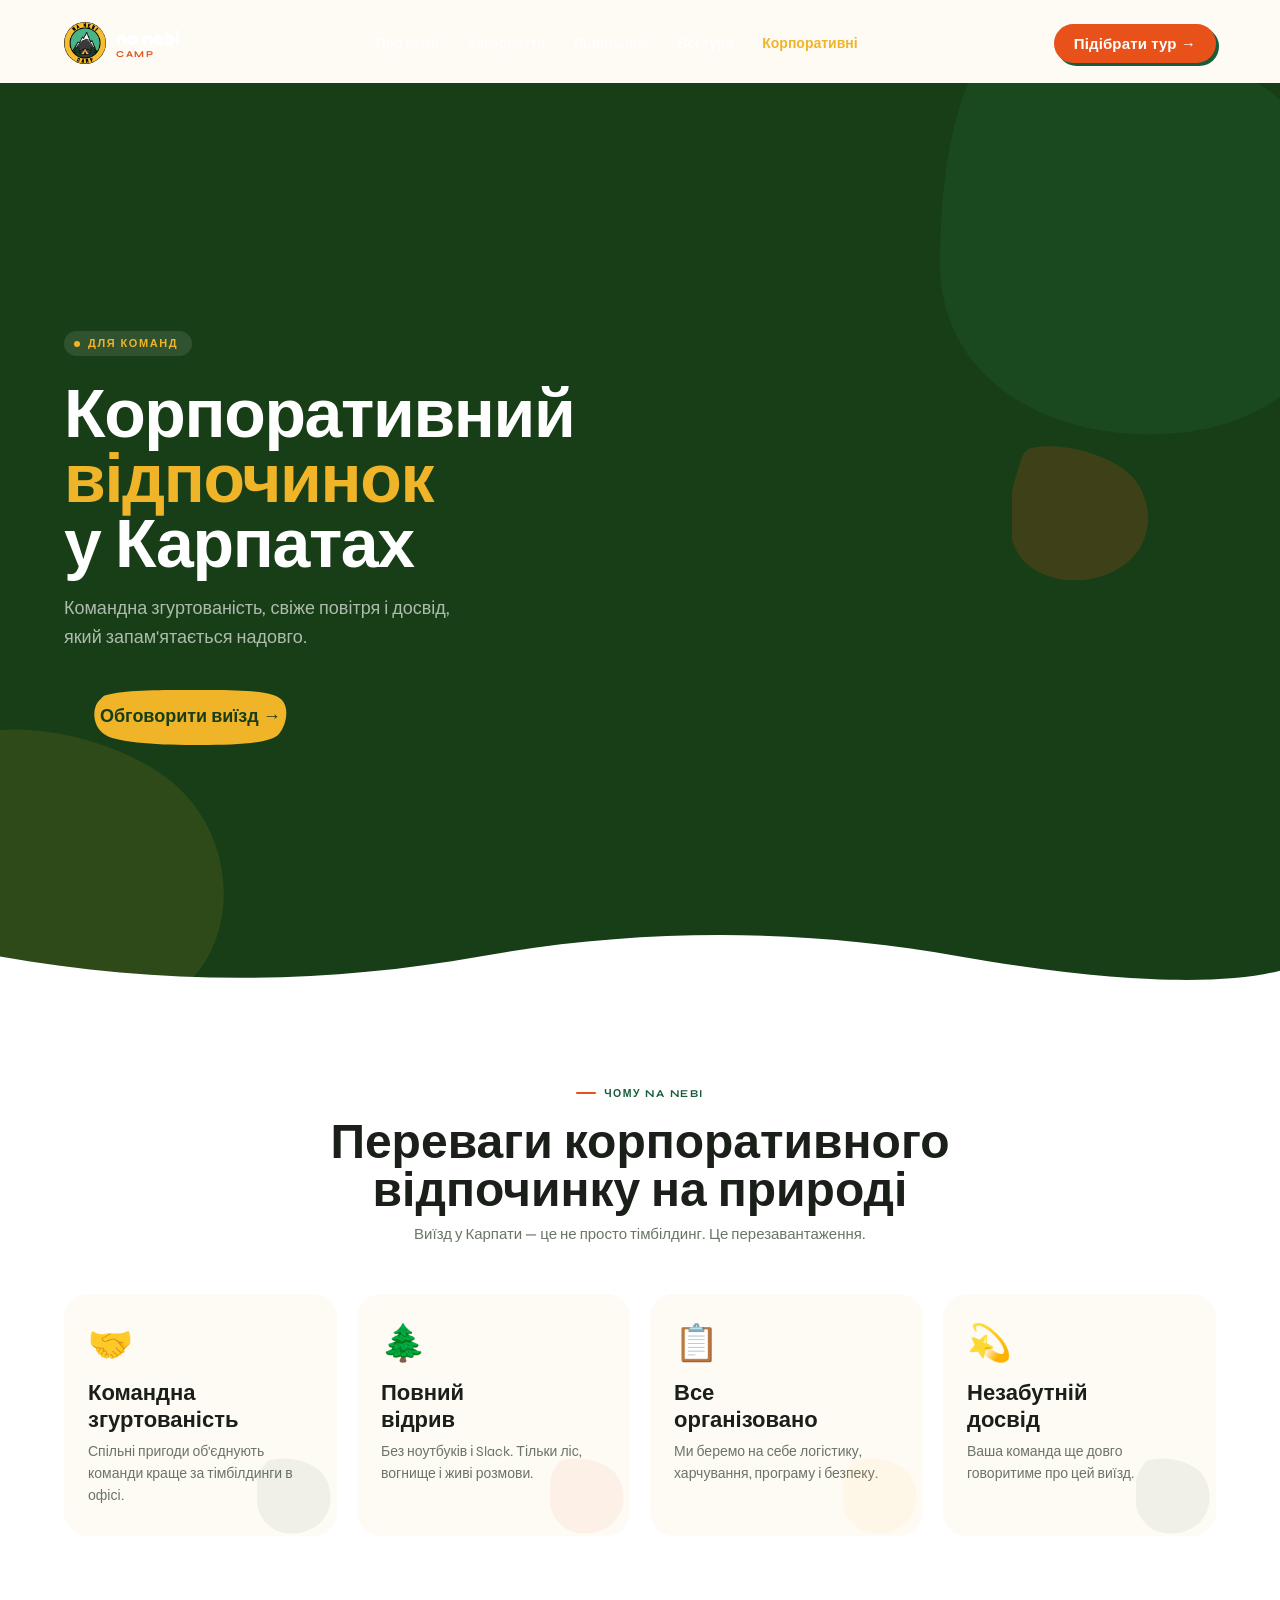
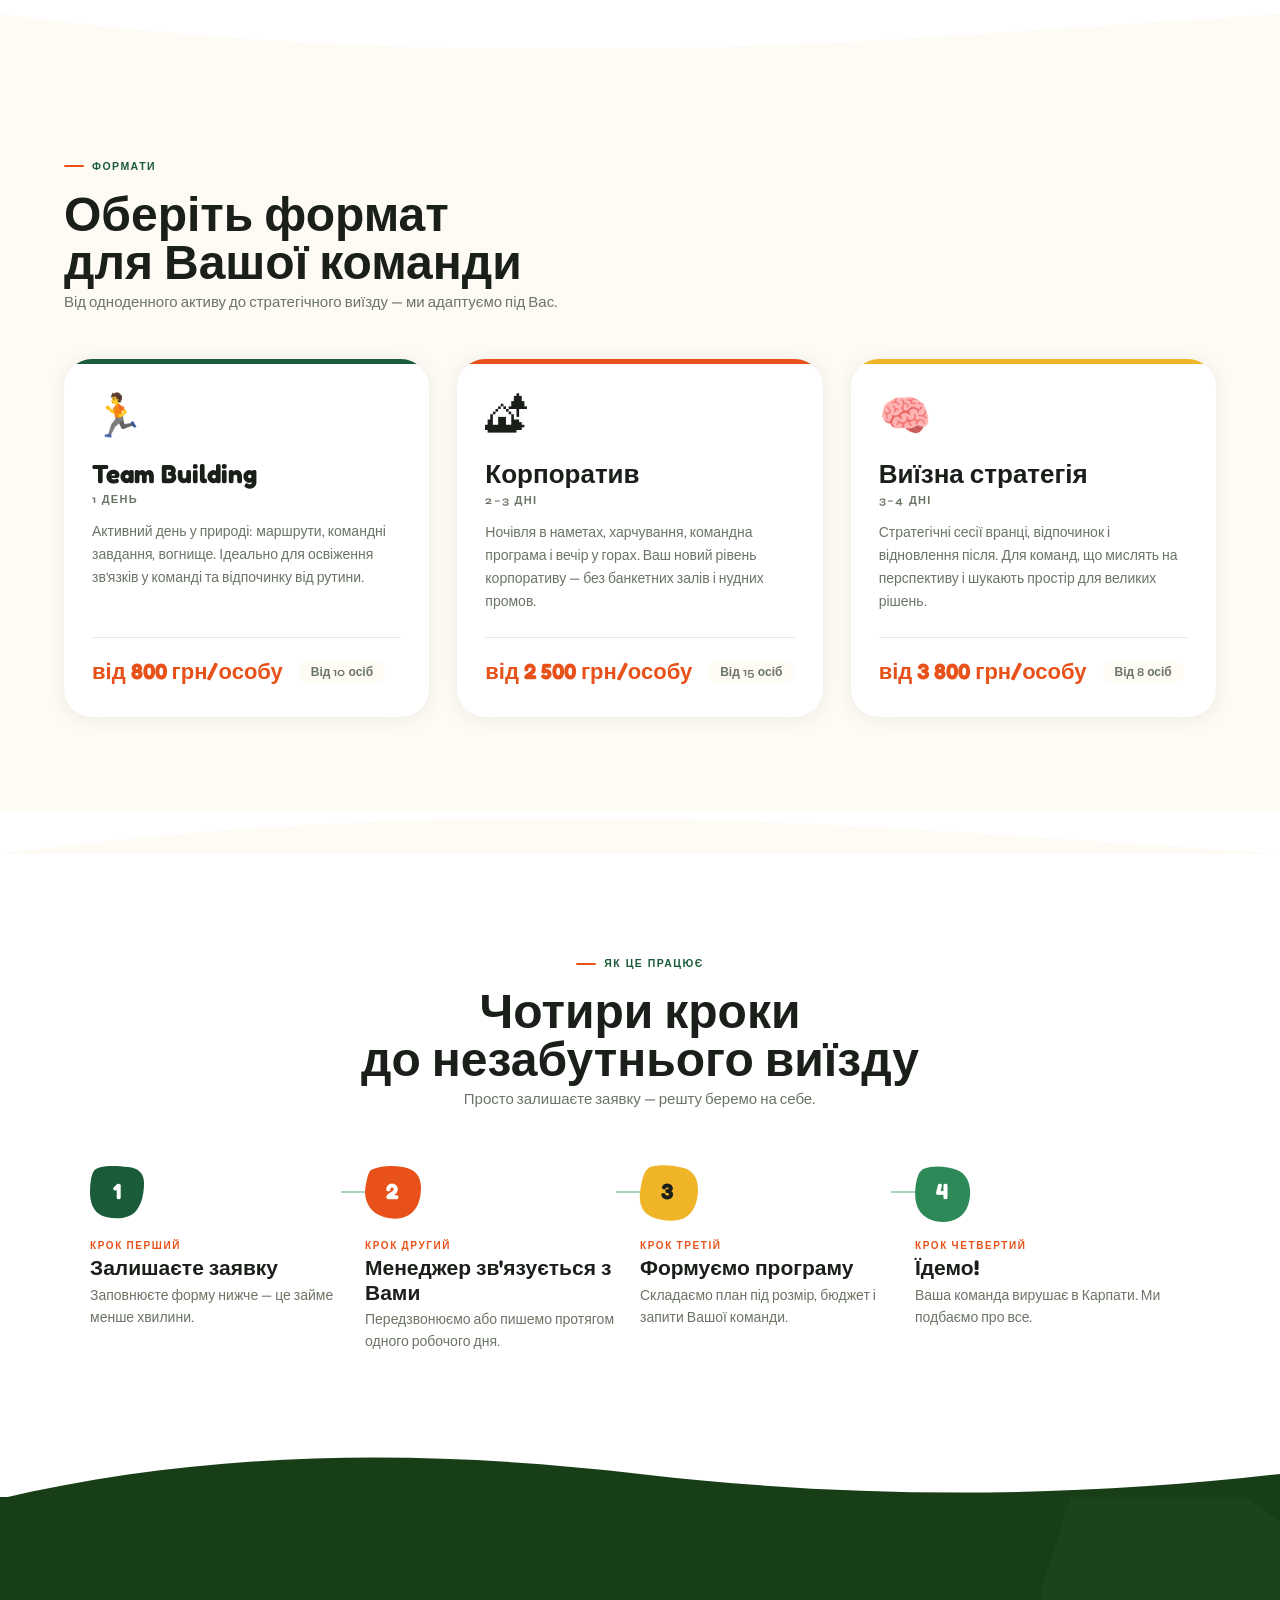
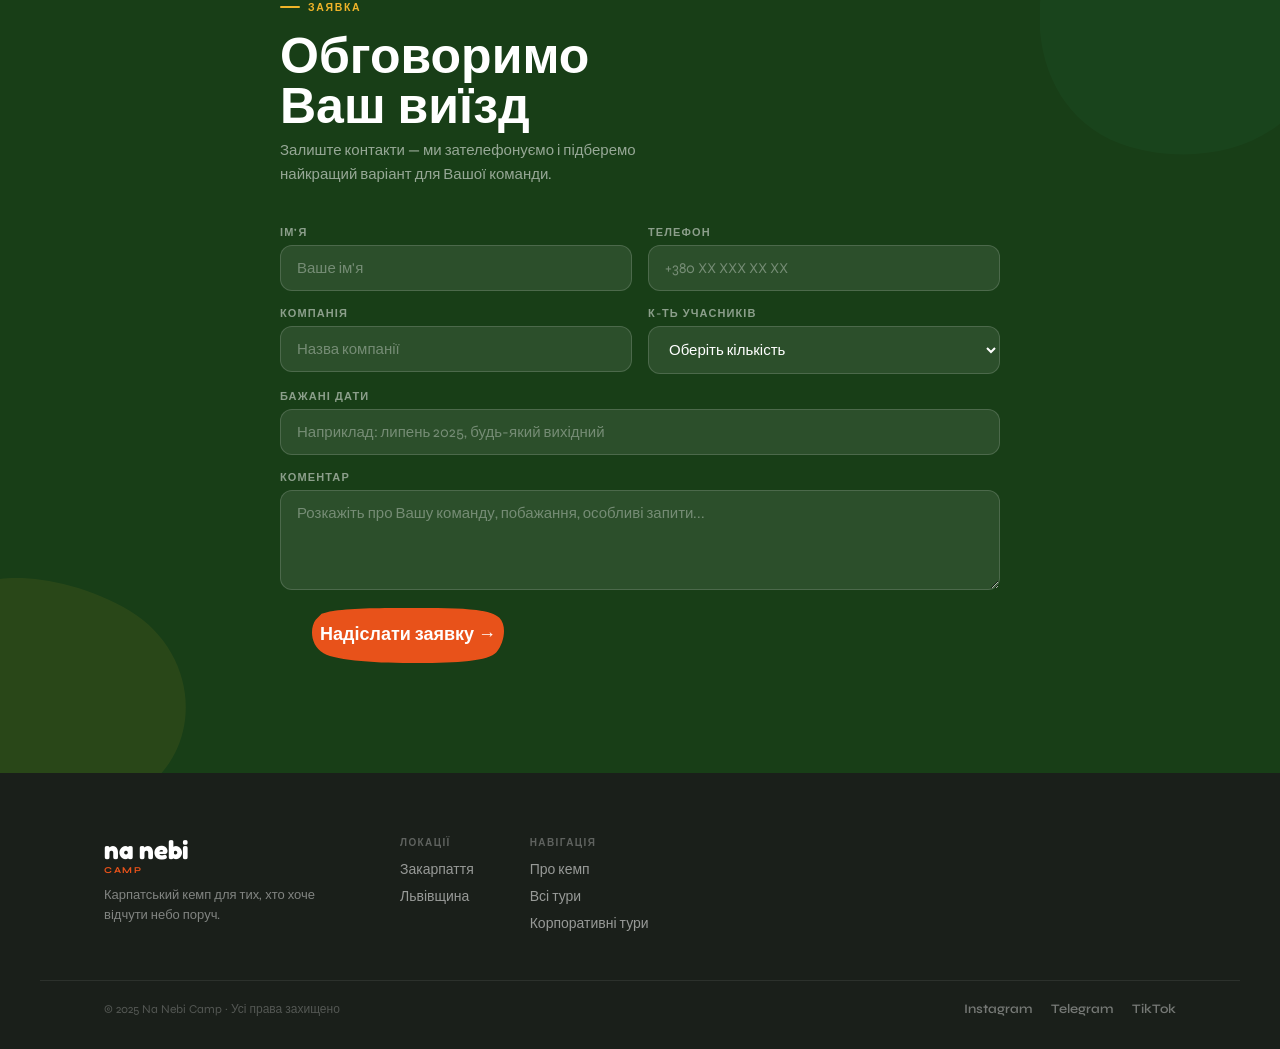
<file: korporatyvni.html>
<!DOCTYPE html>
<html lang="uk">
<head>
<meta charset="UTF-8">
<meta name="viewport" content="width=device-width, initial-scale=1.0">
<title>Корпоративні тури — Na Nebi Camp</title>
<link rel="preconnect" href="https://fonts.googleapis.com">
<link rel="preconnect" href="https://fonts.gstatic.com" crossorigin>
<link href="https://fonts.googleapis.com/css2?family=Fredoka:wght@400;500;600;700&family=Syne:wght@400;500;600;700;800&display=swap" rel="stylesheet">
<link rel="stylesheet" href="shared.css">
<style>
  /* ── BURGER ANIMATION ── */
  .burger.active span:nth-child(1) { transform: translateY(7px) rotate(45deg); }
  .burger.active span:nth-child(2) { opacity: 0; }
  .burger.active span:nth-child(3) { transform: translateY(-7px) rotate(-45deg); }

  /* ════════════════════════════
     HERO
  ════════════════════════════ */
  .hero {
    background: var(--green-dk);
    min-height: 100svh;
    display: flex;
    flex-direction: column;
    justify-content: center;
    padding: 112px 24px 96px;
    position: relative;
    overflow: hidden;
  }

  /* Decorative background blobs */
  .hero-blob {
    position: absolute;
    pointer-events: none;
    animation: floatBlob 6s ease-in-out infinite;
  }
  .hero-blob-1 {
    top: -60px; right: -80px;
    width: 420px; height: 420px;
    opacity: .13;
  }
  .hero-blob-2 {
    bottom: -40px; left: -60px;
    width: 300px; height: 300px;
    opacity: .1;
    animation-delay: -3s;
  }
  .hero-blob-3 {
    top: 40%; right: 10%;
    width: 140px; height: 140px;
    opacity: .18;
    animation-delay: -1.5s;
  }

  .hero-inner {
    position: relative;
    z-index: 2;
    width: min(100%, 760px);
  }

  .hero-tag {
    display: inline-flex;
    align-items: center;
    gap: 8px;
    padding: 6px 14px 6px 10px;
    background: rgba(255,255,255,.1);
    border-radius: 50px;
    font-family: 'Syne', sans-serif;
    font-size: 11px;
    font-weight: 700;
    color: var(--yellow);
    letter-spacing: .14em;
    text-transform: uppercase;
    margin-bottom: 24px;
  }
  .hero-tag-dot {
    width: 6px; height: 6px;
    background: var(--yellow);
    border-radius: 50%;
    animation: pulseDot 2s infinite;
    flex-shrink: 0;
  }

  .hero-title {
    font-family: 'Fredoka', sans-serif;
    font-size: clamp(38px, 8vw, 68px);
    font-weight: 700;
    color: white;
    line-height: .95;
    letter-spacing: -.02em;
    margin-bottom: 20px;
  }
  .hero-title span { color: var(--yellow); }

  .hero-sub {
    font-family: 'Syne', sans-serif;
    font-size: clamp(15px, 2.5vw, 18px);
    color: rgba(255,255,255,.65);
    line-height: 1.6;
    max-width: 520px;
    margin-bottom: 36px;
  }

  .hero-cta {
    position: relative;
    display: inline-flex;
    align-items: center;
    gap: 10px;
    padding: 16px 36px;
    font-family: 'Fredoka', sans-serif;
    font-size: 18px;
    font-weight: 700;
    color: var(--green-dk);
    cursor: pointer;
    text-decoration: none;
    transition: transform .15s;
  }
  .hero-cta:hover { transform: translateY(-3px); }
  .hero-cta svg.ob { position: absolute; inset: 0; width: 100%; height: 100%; overflow: visible; z-index: 0; }
  .hero-cta .btn-label { position: relative; z-index: 1; }

  /* Hero wave bottom */
  .hero-wave {
    position: absolute;
    bottom: -2px; left: 0; right: 0;
    line-height: 0;
  }

  /* ════════════════════════════
     BENEFITS
  ════════════════════════════ */
  .benefits-section {
    background: white;
    padding: 72px 24px 64px;
  }
  .benefits-inner {
    max-width: 1200px;
    margin: 0 auto;
  }
  .benefits-header {
    text-align: center;
    margin-bottom: 48px;
  }
  .benefits-title {
    font-family: 'Fredoka', sans-serif;
    font-size: clamp(30px, 6vw, 48px);
    font-weight: 700;
    color: var(--ink);
    line-height: 1;
    margin-bottom: 10px;
  }
  .benefits-sub {
    font-family: 'Syne', sans-serif;
    font-size: 15px;
    color: var(--muted);
    line-height: 1.6;
  }

  .benefits-grid {
    display: grid;
    grid-template-columns: 1fr;
    gap: 20px;
  }

  .benefit-card {
    background: var(--bg);
    border-radius: 24px;
    padding: 28px 24px;
    position: relative;
    overflow: hidden;
    transition: transform .2s, box-shadow .2s;
  }
  .benefit-card:hover {
    transform: translateY(-4px);
    box-shadow: 0 8px 32px rgba(26,31,26,.1);
  }
  .benefit-icon {
    font-size: 36px;
    margin-bottom: 14px;
    display: block;
  }
  .benefit-title {
    font-family: 'Fredoka', sans-serif;
    font-size: 22px;
    font-weight: 700;
    color: var(--ink);
    margin-bottom: 8px;
  }
  .benefit-text {
    font-family: 'Syne', sans-serif;
    font-size: 14px;
    color: var(--muted);
    line-height: 1.6;
  }
  .benefit-card-accent {
    position: absolute;
    bottom: 0; right: 0;
    width: 80px; height: 80px;
    opacity: .06;
    pointer-events: none;
  }

  /* ════════════════════════════
     FORMATS
  ════════════════════════════ */
  .formats-section {
    background: var(--bg);
    padding: 72px 24px 80px;
  }
  .formats-inner {
    max-width: 1200px;
    margin: 0 auto;
  }
  .formats-header {
    margin-bottom: 48px;
  }
  .formats-title {
    font-family: 'Fredoka', sans-serif;
    font-size: clamp(30px, 6vw, 48px);
    font-weight: 700;
    color: var(--ink);
    line-height: 1;
    margin-bottom: 8px;
  }
  .formats-sub {
    font-family: 'Syne', sans-serif;
    font-size: 15px;
    color: var(--muted);
  }

  .formats-grid {
    display: grid;
    grid-template-columns: 1fr;
    gap: 24px;
  }

  .format-card {
    background: white;
    border-radius: 28px;
    padding: 32px 28px;
    position: relative;
    overflow: hidden;
    box-shadow: 0 2px 20px rgba(26,31,26,.07);
    transition: transform .2s, box-shadow .2s;
    display: flex;
    flex-direction: column;
  }
  .format-card:hover {
    transform: translateY(-5px);
    box-shadow: 0 12px 40px rgba(26,31,26,.12);
  }
  .format-card-accent-bar {
    position: absolute;
    top: 0; left: 0; right: 0;
    height: 5px;
    border-radius: 28px 28px 0 0;
  }
  .format-icon {
    font-size: 42px;
    margin-bottom: 16px;
    display: block;
  }
  .format-name {
    font-family: 'Fredoka', sans-serif;
    font-size: 26px;
    font-weight: 700;
    color: var(--ink);
    margin-bottom: 4px;
  }
  .format-duration {
    font-family: 'Syne', sans-serif;
    font-size: 11px;
    font-weight: 700;
    color: var(--muted);
    letter-spacing: .12em;
    text-transform: uppercase;
    margin-bottom: 14px;
  }
  .format-desc {
    font-family: 'Syne', sans-serif;
    font-size: 14px;
    color: var(--muted);
    line-height: 1.65;
    flex: 1;
    margin-bottom: 24px;
  }
  .format-footer {
    display: flex;
    align-items: center;
    gap: 16px;
    flex-wrap: wrap;
    padding-top: 20px;
    border-top: 1.5px solid var(--border);
  }
  .format-price {
    font-family: 'Fredoka', sans-serif;
    font-size: 22px;
    font-weight: 700;
    color: var(--orange);
  }
  .format-min {
    font-family: 'Syne', sans-serif;
    font-size: 12px;
    font-weight: 600;
    color: var(--muted);
    padding: 4px 12px;
    background: var(--bg);
    border-radius: 50px;
  }

  /* ════════════════════════════
     HOW IT WORKS
  ════════════════════════════ */
  .how-section {
    background: white;
    padding: 72px 24px 80px;
  }
  .how-inner {
    max-width: 1100px;
    margin: 0 auto;
  }
  .how-header {
    text-align: center;
    margin-bottom: 56px;
  }
  .how-title {
    font-family: 'Fredoka', sans-serif;
    font-size: clamp(30px, 6vw, 48px);
    font-weight: 700;
    color: var(--ink);
    line-height: 1;
    margin-bottom: 8px;
  }
  .how-sub {
    font-family: 'Syne', sans-serif;
    font-size: 15px;
    color: var(--muted);
  }

  .steps-list {
    display: flex;
    flex-direction: column;
    gap: 0;
  }

  .step-item {
    display: flex;
    align-items: flex-start;
    gap: 20px;
    padding: 24px 0;
    position: relative;
  }
  .step-item:not(:last-child)::after {
    content: '';
    position: absolute;
    left: 27px;
    top: 72px;
    bottom: 0;
    width: 2px;
    background: linear-gradient(to bottom, var(--green-lt), transparent);
  }

  .step-num {
    width: 54px;
    height: 54px;
    flex-shrink: 0;
    position: relative;
    display: flex;
    align-items: center;
    justify-content: center;
  }
  .step-num svg.snbg {
    position: absolute; inset: 0; width: 100%; height: 100%; overflow: visible;
  }
  .step-num-text {
    font-family: 'Fredoka', sans-serif;
    font-size: 22px;
    font-weight: 700;
    color: white;
    position: relative;
    z-index: 1;
    line-height: 1;
  }

  .step-body {
    padding-top: 8px;
    flex: 1;
  }
  .step-label {
    font-family: 'Syne', sans-serif;
    font-size: 10px;
    font-weight: 700;
    color: var(--orange);
    letter-spacing: .16em;
    text-transform: uppercase;
    margin-bottom: 4px;
  }
  .step-title {
    font-family: 'Fredoka', sans-serif;
    font-size: 21px;
    font-weight: 700;
    color: var(--ink);
    line-height: 1.15;
  }
  .step-desc {
    font-family: 'Syne', sans-serif;
    font-size: 14px;
    color: var(--muted);
    line-height: 1.6;
    margin-top: 4px;
  }

  /* Connector arrow between steps (desktop horizontal) */

  /* ════════════════════════════
     FORM SECTION
  ════════════════════════════ */
  .form-section {
    background: var(--green-dk);
    padding: 80px 24px 96px;
    position: relative;
    overflow: hidden;
  }

  /* Decorative blobs in form section */
  .form-blob {
    position: absolute;
    pointer-events: none;
    opacity: .08;
  }
  .form-blob-1 { top: -40px; right: -60px; width: 300px; height: 300px; }
  .form-blob-2 { bottom: -40px; left: -40px; width: 240px; height: 240px; }

  .form-inner {
    position: relative;
    z-index: 2;
    max-width: 680px;
    margin: 0 auto;
  }

  .form-tag {
    display: inline-flex;
    align-items: center;
    gap: 8px;
    font-family: 'Syne', sans-serif;
    font-size: 10.5px;
    font-weight: 700;
    color: var(--yellow);
    letter-spacing: .16em;
    text-transform: uppercase;
    margin-bottom: 16px;
  }
  .form-tag::before {
    content: '';
    display: block;
    width: 20px; height: 2px;
    background: var(--yellow);
    border-radius: 2px;
  }

  .form-title {
    font-family: 'Fredoka', sans-serif;
    font-size: clamp(30px, 6vw, 50px);
    font-weight: 700;
    color: white;
    line-height: 1.0;
    margin-bottom: 8px;
  }
  .form-sub {
    font-family: 'Syne', sans-serif;
    font-size: 15px;
    color: rgba(255,255,255,.55);
    line-height: 1.6;
    margin-bottom: 40px;
  }

  .form-grid {
    display: grid;
    grid-template-columns: 1fr;
    gap: 0;
  }
  .form-grid-2 {
    display: grid;
    grid-template-columns: 1fr;
    gap: 0;
  }

  /* Override form-input for dark bg */
  .form-section .form-input {
    background: rgba(255,255,255,.09);
    border-color: rgba(255,255,255,.15);
    color: white;
  }
  .form-section .form-input:focus {
    border-color: var(--yellow);
    background: rgba(255,255,255,.12);
  }
  .form-section .form-input::placeholder { color: rgba(255,255,255,.35); }
  .form-section .form-label { color: rgba(255,255,255,.5); }
  .form-section select.form-input option { background: var(--green-dk); color: white; }

  .form-submit-wrap {
    margin-top: 8px;
    display: flex;
    justify-content: flex-start;
  }

  .form-submit {
    position: relative;
    display: inline-flex;
    align-items: center;
    justify-content: center;
    gap: 10px;
    padding: 16px 40px;
    font-family: 'Fredoka', sans-serif;
    font-size: 18px;
    font-weight: 700;
    color: white;
    cursor: pointer;
    border: none;
    background: none;
    transition: transform .15s;
  }
  .form-submit:hover { transform: translateY(-2px); }
  .form-submit svg.ob { position: absolute; inset: 0; width: 100%; height: 100%; overflow: visible; z-index: 0; }
  .form-submit .btn-label { position: relative; z-index: 1; }

  /* ════════════════════════════
     FOOTER
  ════════════════════════════ */
  .footer-dark {
    background: var(--ink);
    padding: 0;
  }
  .footer-dark-inner {
    max-width: 1200px;
    margin: 0 auto;
    padding: 56px 24px 40px;
    display: flex;
    flex-direction: column;
    gap: 36px;
  }
  .fd-name {
    font-family: 'Fredoka', sans-serif;
    font-size: 26px;
    font-weight: 700;
    color: white;
    line-height: 1;
  }
  .fd-sub {
    font-family: 'Syne', sans-serif;
    font-size: 9px;
    font-weight: 700;
    color: var(--orange);
    letter-spacing: .18em;
    text-transform: uppercase;
    margin-top: 2px;
  }
  .fd-tagline {
    font-family: 'Syne', sans-serif;
    font-size: 13px;
    color: rgba(255,255,255,.45);
    margin-top: 10px;
    line-height: 1.55;
    max-width: 220px;
  }
  .footer-dark-col-title {
    font-family: 'Syne', sans-serif;
    font-size: 10px;
    font-weight: 700;
    letter-spacing: .14em;
    text-transform: uppercase;
    color: rgba(255,255,255,.3);
    margin-bottom: 12px;
  }
  .footer-dark-col-links {
    display: flex;
    flex-direction: column;
    gap: 10px;
  }
  .footer-dark-col-links a {
    font-family: 'Syne', sans-serif;
    font-size: 14px;
    font-weight: 500;
    color: rgba(255,255,255,.55);
    text-decoration: none;
    transition: color .15s;
  }
  .footer-dark-col-links a:hover { color: white; }
  .footer-dark-bottom {
    max-width: 1200px;
    margin: 0 auto;
    padding: 20px 24px 32px;
    border-top: 1.5px solid rgba(255,255,255,.08);
    display: flex;
    flex-direction: column;
    gap: 8px;
    align-items: center;
    text-align: center;
  }
  .footer-dark-copy {
    font-family: 'Syne', sans-serif;
    font-size: 12px;
    color: rgba(255,255,255,.25);
  }
  .footer-dark-socials {
    display: flex; gap: 18px;
  }
  .footer-dark-socials a {
    font-family: 'Syne', sans-serif;
    font-size: 13px;
    font-weight: 600;
    color: rgba(255,255,255,.4);
    text-decoration: none;
    transition: color .15s;
  }
  .footer-dark-socials a:hover { color: var(--orange); }

  /* ════════════════════════════
     RESPONSIVE
  ════════════════════════════ */
  @media (min-width: 600px) {
    .benefits-grid { grid-template-columns: 1fr 1fr; }
    .formats-grid { grid-template-columns: 1fr; }
    .form-grid-2 { grid-template-columns: 1fr 1fr; gap: 0 16px; }
  }

  @media (min-width: 1024px) {
    .hero { padding: 128px 64px 120px; }
    .hero-inner { max-width: 800px; }
    .benefits-section { padding: 96px 64px 80px; }
    .benefits-grid { grid-template-columns: 1fr 1fr 1fr 1fr; }
    .formats-section { padding: 96px 64px 96px; }
    .formats-grid { grid-template-columns: 1fr 1fr 1fr; gap: 28px; }
    .how-section { padding: 96px 64px 96px; }
    .steps-list {
      flex-direction: row;
      align-items: flex-start;
      gap: 0;
    }
    .step-item {
      flex: 1;
      flex-direction: column;
      align-items: flex-start;
      padding: 0 24px 0 0;
      gap: 14px;
    }
    .step-item:not(:last-child)::after {
      left: auto;
      top: 27px;
      bottom: auto;
      right: 0;
      width: 24px;
      height: 2px;
      background: var(--green-lt);
    }
    .form-section { padding: 96px 64px 112px; }
    .form-inner { max-width: 720px; }
    .footer-dark-inner { flex-direction: row; gap: 56px; padding: 64px 64px 48px; }
    .footer-dark-brand { flex: 0 0 240px; }
    .footer-dark-bottom { flex-direction: row; justify-content: space-between; text-align: left; padding: 20px 64px 32px; }
  }

  /* Scroll animations */
  .reveal {
    opacity: 0;
    transform: translateY(20px);
    transition: opacity .5s ease, transform .5s ease;
  }
  .reveal.visible {
    opacity: 1;
    transform: translateY(0);
  }
</style>
</head>
<body>

<!-- ══ NAV ══ -->
<nav class="nav" id="mainNav" style="position:absolute;background:transparent;border-bottom-color:transparent;">
  <a href="index.html" class="logo">
    <img src="logo.jpg" alt="Na Nebi Camp" class="logo-img">
    <div class="logo-text">
      <span class="logo-name" style="color:white">na nebi</span>
      <span class="logo-sub">camp</span>
    </div>
  </a>
  <div class="nav-links">
    <a href="pro-kemp.html" style="color:rgba(255,255,255,.75)">Про кемп</a>
    <a href="zakarpattya.html" style="color:rgba(255,255,255,.75)">Закарпаття</a>
    <a href="lvivshyna.html" style="color:rgba(255,255,255,.75)">Львівщина</a>
    <a href="vsi-turi.html" style="color:rgba(255,255,255,.75)">Всі тури</a>
    <a href="korporatyvni.html" style="color:var(--yellow);font-weight:700">Корпоративні</a>
  </div>
  <div class="nav-right">
    <a href="#form" class="nav-cta">Підібрати тур →</a>
    <div class="burger" id="burger" onclick="toggleMenu()" style="--burger-color:white" aria-label="Меню">
      <span style="background:white"></span>
      <span style="background:white"></span>
      <span style="background:white"></span>
    </div>
  </div>
</nav>

<!-- Mobile menu -->
<div class="mobile-menu" id="mobileMenu">
  <button class="mobile-menu-close" onclick="toggleMenu()">✕</button>
  <nav>
    <a href="pro-kemp.html" onclick="toggleMenu()">Про кемп</a>
    <a href="zakarpattya.html" onclick="toggleMenu()">Закарпаття</a>
    <a href="lvivshyna.html" onclick="toggleMenu()">Львівщина</a>
    <a href="vsi-turi.html" onclick="toggleMenu()">Всі тури</a>
    <a href="korporatyvni.html" onclick="toggleMenu()">Корпоративні</a>
  </nav>
  <div class="mm-cta">
    <a href="#form" class="nav-cta" onclick="toggleMenu()">Підібрати тур →</a>
  </div>
</div>

<!-- ══════════════════════════
     HERO
══════════════════════════ -->
<section class="hero">
  <!-- Background blobs -->
  <svg class="hero-blob hero-blob-1" viewBox="0 0 420 420" fill="none">
    <path d="M60 20C100 0 220 10 300 50C380 90 420 180 400 280C380 380 280 420 180 410C80 400 0 340 0 240C0 140 20 40 60 20Z" fill="#2D8A58"/>
  </svg>
  <svg class="hero-blob hero-blob-2" viewBox="0 0 300 300" fill="none">
    <path d="M40 10C80 0 160 10 220 50C280 90 300 170 270 230C240 290 160 310 90 290C20 270 -10 200 2 130C14 60 20 18 40 10Z" fill="#F0B429"/>
  </svg>
  <svg class="hero-blob hero-blob-3" viewBox="0 0 140 140" fill="none">
    <path d="M20 5C40 0 80 5 110 25C140 45 145 90 120 115C95 140 50 145 20 125C-10 105 -5 60 5 30C10 15 10 8 20 5Z" fill="#E8521A"/>
  </svg>

  <div class="hero-inner">
    <div class="hero-tag">
      <span class="hero-tag-dot"></span>
      Для команд
    </div>
    <h1 class="hero-title">
      Корпоративний<br>
      <span>відпочинок</span><br>
      у Карпатах
    </h1>
    <p class="hero-sub">
      Командна згуртованість, свіже повітря і досвід,<br>
      який запам'ятається надовго.
    </p>
    <a href="#form" class="hero-cta">
      <svg class="ob" viewBox="0 0 200 56" fill="none"><path d="M12 8C30 1 80 2 120 2C160 2 185 4 193 12C201 20 198 38 190 47C182 56 150 58 110 58C70 58 28 56 14 48C0 40 0 22 6 14Z" fill="#F0B429"/></svg>
      <span class="btn-label">Обговорити виїзд →</span>
    </a>
  </div>

  <!-- Wave at bottom of hero -->
  <div class="hero-wave">
    <svg viewBox="0 0 1440 64" fill="none" xmlns="http://www.w3.org/2000/svg" preserveAspectRatio="none" style="display:block;width:100%">
      <path d="M0 32C180 64 360 64 540 32C720 0 900 0 1080 32C1260 64 1380 64 1440 48L1440 64L0 64Z" fill="white"/>
    </svg>
  </div>
</section>

<!-- ══════════════════════════
     BENEFITS
══════════════════════════ -->
<section class="benefits-section" id="benefits">
  <div class="benefits-inner">
    <div class="benefits-header reveal">
      <div class="section-tag">Чому Na Nebi</div>
      <h2 class="benefits-title">Переваги корпоративного<br>відпочинку на природі</h2>
      <p class="benefits-sub">Виїзд у Карпати — це не просто тімбілдинг. Це перезавантаження.</p>
    </div>
    <div class="benefits-grid">

      <div class="benefit-card reveal">
        <svg class="benefit-card-accent" viewBox="0 0 80 80" fill="none"><path d="M10 5C22 0 48 2 62 14C76 26 78 52 64 66C50 80 24 82 10 68C-4 54 -4 28 4 14Z" fill="#1A5C3A"/></svg>
        <span class="benefit-icon">🤝</span>
        <div class="benefit-title">Командна<br>згуртованість</div>
        <div class="benefit-text">Спільні пригоди об'єднують команди краще за тімбілдинги в офісі.</div>
      </div>

      <div class="benefit-card reveal">
        <svg class="benefit-card-accent" viewBox="0 0 80 80" fill="none"><path d="M10 5C22 0 48 2 62 14C76 26 78 52 64 66C50 80 24 82 10 68C-4 54 -4 28 4 14Z" fill="#E8521A"/></svg>
        <span class="benefit-icon">🌲</span>
        <div class="benefit-title">Повний<br>відрив</div>
        <div class="benefit-text">Без ноутбуків і Slack. Тільки ліс, вогнище і живі розмови.</div>
      </div>

      <div class="benefit-card reveal">
        <svg class="benefit-card-accent" viewBox="0 0 80 80" fill="none"><path d="M10 5C22 0 48 2 62 14C76 26 78 52 64 66C50 80 24 82 10 68C-4 54 -4 28 4 14Z" fill="#F0B429"/></svg>
        <span class="benefit-icon">📋</span>
        <div class="benefit-title">Все<br>організовано</div>
        <div class="benefit-text">Ми беремо на себе логістику, харчування, програму і безпеку.</div>
      </div>

      <div class="benefit-card reveal">
        <svg class="benefit-card-accent" viewBox="0 0 80 80" fill="none"><path d="M10 5C22 0 48 2 62 14C76 26 78 52 64 66C50 80 24 82 10 68C-4 54 -4 28 4 14Z" fill="#1A5C3A"/></svg>
        <span class="benefit-icon">💫</span>
        <div class="benefit-title">Незабутній<br>досвід</div>
        <div class="benefit-text">Ваша команда ще довго говоритиме про цей виїзд.</div>
      </div>

    </div>
  </div>
</section>

<!-- Wave transition -->
<svg viewBox="0 0 1440 48" fill="none" xmlns="http://www.w3.org/2000/svg" style="display:block;width:100%;margin-top:-2px;background:white" preserveAspectRatio="none">
  <path d="M0 0C360 48 720 48 1080 24C1260 12 1380 4 1440 0L1440 48L0 48Z" fill="#FEFAF4"/>
</svg>

<!-- ══════════════════════════
     FORMATS
══════════════════════════ -->
<section class="formats-section" id="formats">
  <div class="formats-inner">
    <div class="formats-header reveal">
      <div class="section-tag">Формати</div>
      <h2 class="formats-title">Оберіть формат<br>для Вашої команди</h2>
      <p class="formats-sub">Від одноденного активу до стратегічного виїзду — ми адаптуємо під Вас.</p>
    </div>

    <div class="formats-grid">

      <!-- Team Building -->
      <div class="format-card reveal">
        <div class="format-card-accent-bar" style="background:var(--green)"></div>
        <span class="format-icon">🏃</span>
        <div class="format-name">Team Building</div>
        <div class="format-duration">1 день</div>
        <div class="format-desc">
          Активний день у природі: маршрути, командні завдання, вогнище.
          Ідеально для освіження зв'язків у команді та відпочинку від рутини.
        </div>
        <div class="format-footer">
          <div class="format-price">від 800 грн/особу</div>
          <div class="format-min">Від 10 осіб</div>
        </div>
      </div>

      <!-- Корпоратив -->
      <div class="format-card reveal" style="transform:none">
        <div class="format-card-accent-bar" style="background:var(--orange)"></div>
        <span class="format-icon">🏕</span>
        <div class="format-name">Корпоратив</div>
        <div class="format-duration">2–3 дні</div>
        <div class="format-desc">
          Ночівля в наметах, харчування, командна програма і вечір у горах.
          Ваш новий рівень корпоративу — без банкетних залів і нудних промов.
        </div>
        <div class="format-footer">
          <div class="format-price">від 2 500 грн/особу</div>
          <div class="format-min">Від 15 осіб</div>
        </div>
      </div>

      <!-- Виїзна стратегія -->
      <div class="format-card reveal">
        <div class="format-card-accent-bar" style="background:var(--yellow)"></div>
        <span class="format-icon">🧠</span>
        <div class="format-name">Виїзна стратегія</div>
        <div class="format-duration">3–4 дні</div>
        <div class="format-desc">
          Стратегічні сесії вранці, відпочинок і відновлення після.
          Для команд, що мислять на перспективу і шукають простір для великих рішень.
        </div>
        <div class="format-footer">
          <div class="format-price">від 3 800 грн/особу</div>
          <div class="format-min">Від 8 осіб</div>
        </div>
      </div>

    </div>
  </div>
</section>

<!-- Wave transition -->
<svg viewBox="0 0 1440 48" fill="none" xmlns="http://www.w3.org/2000/svg" style="display:block;width:100%;margin-top:-2px;background:var(--bg)" preserveAspectRatio="none">
  <path d="M0 48C360 0 720 0 1080 24C1260 36 1380 44 1440 48L1440 0L0 0Z" fill="white"/>
</svg>

<!-- ══════════════════════════
     HOW IT WORKS
══════════════════════════ -->
<section class="how-section" id="how">
  <div class="how-inner">
    <div class="how-header reveal">
      <div class="section-tag" style="justify-content:center">Як це працює</div>
      <h2 class="how-title">Чотири кроки<br>до незабутнього виїзду</h2>
      <p class="how-sub">Просто залишаєте заявку — решту беремо на себе.</p>
    </div>

    <div class="steps-list">

      <div class="step-item reveal">
        <div class="step-num">
          <svg class="snbg" viewBox="0 0 54 54" fill="none">
            <path d="M8 4C16 1 28 2 38 3C48 4 54 9 54 19C54 29 52 40 46 47C40 54 28 56 16 53C4 50 0 40 0 28C0 16 2 7 6 5Z" fill="#1A5C3A"/>
          </svg>
          <span class="step-num-text">1</span>
        </div>
        <div class="step-body">
          <div class="step-label">Крок перший</div>
          <div class="step-title">Залишаєте заявку</div>
          <div class="step-desc">Заповнюєте форму нижче — це займе менше хвилини.</div>
        </div>
      </div>

      <div class="step-item reveal">
        <div class="step-num">
          <svg class="snbg" viewBox="0 0 54 54" fill="none">
            <path d="M6 6C14 2 26 1 38 3C50 5 56 12 56 24C56 36 52 46 44 51C36 56 22 56 12 50C2 44 -2 32 1 20C3 10 4 8 6 6Z" fill="#E8521A"/>
          </svg>
          <span class="step-num-text">2</span>
        </div>
        <div class="step-body">
          <div class="step-label">Крок другий</div>
          <div class="step-title">Менеджер зв'язується з Вами</div>
          <div class="step-desc">Передзвонюємо або пишемо протягом одного робочого дня.</div>
        </div>
      </div>

      <div class="step-item reveal">
        <div class="step-num">
          <svg class="snbg" viewBox="0 0 54 54" fill="none">
            <path d="M10 3C20 0 34 1 44 4C54 7 58 15 58 26C58 37 54 48 46 53C38 58 24 58 12 53C0 48 -2 36 1 22C3 10 6 5 10 3Z" fill="#F0B429"/>
          </svg>
          <span class="step-num-text" style="color:var(--ink)">3</span>
        </div>
        <div class="step-body">
          <div class="step-label">Крок третій</div>
          <div class="step-title">Формуємо програму</div>
          <div class="step-desc">Складаємо план під розмір, бюджет і запити Вашої команди.</div>
        </div>
      </div>

      <div class="step-item reveal">
        <div class="step-num">
          <svg class="snbg" viewBox="0 0 54 54" fill="none">
            <path d="M8 5C18 1 32 2 42 6C52 10 56 20 55 32C54 44 48 54 36 57C24 60 10 56 4 46C-2 36 0 20 3 12C5 7 6 7 8 5Z" fill="#2D8A58"/>
          </svg>
          <span class="step-num-text">4</span>
        </div>
        <div class="step-body">
          <div class="step-label">Крок четвертий</div>
          <div class="step-title">Їдемо!</div>
          <div class="step-desc">Ваша команда вирушає в Карпати. Ми подбаємо про все.</div>
        </div>
      </div>

    </div>
  </div>
</section>

<!-- Wave transition to form -->
<svg viewBox="0 0 1440 56" fill="none" xmlns="http://www.w3.org/2000/svg" style="display:block;width:100%;margin-bottom:-2px;background:white" preserveAspectRatio="none">
  <path d="M0 56C240 0 480 0 720 28C960 56 1200 56 1440 28L1440 56L0 56Z" fill="#183E17"/>
</svg>

<!-- ══════════════════════════
     FORM
══════════════════════════ -->
<section class="form-section" id="form">
  <!-- Background blobs -->
  <svg class="form-blob form-blob-1" viewBox="0 0 300 300" fill="none">
    <path d="M40 10C80 0 160 10 220 50C280 90 300 170 270 230C240 290 160 310 90 290C20 270 -10 200 2 130Z" fill="#2D8A58"/>
  </svg>
  <svg class="form-blob form-blob-2" viewBox="0 0 240 240" fill="none">
    <path d="M30 8C60 0 120 8 170 38C220 68 240 130 215 180C190 230 125 250 70 228C15 206 -8 148 2 96Z" fill="#F0B429"/>
  </svg>

  <div class="form-inner">
    <div class="form-tag">Заявка</div>
    <h2 class="form-title">Обговоримо<br>Ваш виїзд</h2>
    <p class="form-sub">Залиште контакти — ми зателефонуємо і підберемо<br>найкращий варіант для Вашої команди.</p>

    <form id="corpForm" onsubmit="handleSubmit(event)" novalidate>
      <div class="form-grid-2">
        <div class="form-field">
          <label class="form-label" for="fname">Ім'я</label>
          <input class="form-input" type="text" id="fname" name="name" placeholder="Ваше ім'я" required>
        </div>
        <div class="form-field">
          <label class="form-label" for="fphone">Телефон</label>
          <input class="form-input" type="tel" id="fphone" name="phone" placeholder="+380 XX XXX XX XX" required>
        </div>
      </div>
      <div class="form-grid-2">
        <div class="form-field">
          <label class="form-label" for="fcompany">Компанія</label>
          <input class="form-input" type="text" id="fcompany" name="company" placeholder="Назва компанії">
        </div>
        <div class="form-field">
          <label class="form-label" for="fcount">К-ть учасників</label>
          <select class="form-input" id="fcount" name="count">
            <option value="" disabled selected>Оберіть кількість</option>
            <option value="10-20">10–20 осіб</option>
            <option value="20-30">20–30 осіб</option>
            <option value="30-50">30–50 осіб</option>
            <option value="50+">50+ осіб</option>
          </select>
        </div>
      </div>
      <div class="form-field">
        <label class="form-label" for="fdates">Бажані дати</label>
        <input class="form-input" type="text" id="fdates" name="dates" placeholder="Наприклад: липень 2025, будь-який вихідний">
      </div>
      <div class="form-field">
        <label class="form-label" for="fcomment">Коментар</label>
        <textarea class="form-input" id="fcomment" name="comment" rows="4" placeholder="Розкажіть про Вашу команду, побажання, особливі запити..." style="resize:vertical;min-height:100px"></textarea>
      </div>
      <div class="form-submit-wrap">
        <button type="submit" class="form-submit">
          <svg class="ob" viewBox="0 0 200 56" fill="none"><path d="M12 8C30 1 80 2 120 2C160 2 185 4 193 12C201 20 198 38 190 47C182 56 150 58 110 58C70 58 28 56 14 48C0 40 0 22 6 14Z" fill="#E8521A"/></svg>
          <span class="btn-label">Надіслати заявку →</span>
        </button>
      </div>
    </form>

    <!-- Success message (hidden) -->
    <div id="formSuccess" style="display:none;text-align:center;padding:40px 0">
      <div style="font-size:48px;margin-bottom:16px">🎉</div>
      <div style="font-family:'Fredoka',sans-serif;font-size:28px;font-weight:700;color:white;margin-bottom:8px">Заявку надіслано!</div>
      <div style="font-family:'Syne',sans-serif;font-size:15px;color:rgba(255,255,255,.6);line-height:1.6">Дякуємо! Ми зв'яжемося з Вами<br>протягом одного робочого дня.</div>
    </div>
  </div>
</section>

<!-- ══ FOOTER ══ -->
<footer class="footer-dark">
  <div class="footer-dark-inner">
    <div class="footer-dark-brand">
      <div class="fd-name">na nebi</div>
      <div class="fd-sub">camp</div>
      <div class="fd-tagline">Карпатський кемп для тих, хто хоче відчути небо поруч.</div>
    </div>
    <div>
      <div class="footer-dark-col-title">Локації</div>
      <div class="footer-dark-col-links">
        <a href="zakarpattya.html">Закарпаття</a>
        <a href="lvivshyna.html">Львівщина</a>
      </div>
    </div>
    <div>
      <div class="footer-dark-col-title">Навігація</div>
      <div class="footer-dark-col-links">
        <a href="pro-kemp.html">Про кемп</a>
        <a href="vsi-turi.html">Всі тури</a>
        <a href="korporatyvni.html">Корпоративні тури</a>
      </div>
    </div>
  </div>
  <div class="footer-dark-bottom">
    <div class="footer-dark-copy">© 2025 Na Nebi Camp · Усі права захищено</div>
    <div class="footer-dark-socials">
      <a href="https://instagram.com/nanebi_camp" target="_blank" rel="noopener noreferrer">Instagram</a>
      <a href="https://t.me/" target="_blank" rel="noopener noreferrer">Telegram</a>
      <a href="https://www.tiktok.com/" target="_blank" rel="noopener noreferrer">TikTok</a>
    </div>
  </div>
</footer>

<script>
  /* ── Mobile menu ── */
  function toggleMenu() {
    const menu   = document.getElementById('mobileMenu');
    const burger = document.getElementById('burger');
    const isOpen = menu.classList.toggle('open');
    burger.classList.toggle('active', isOpen);
    document.body.style.overflow = isOpen ? 'hidden' : '';
  }

  /* ── Nav: switch to solid after hero ── */
  const mainNav = document.getElementById('mainNav');
  const heroSection = document.querySelector('.hero');

  function updateNav() {
    const heroH = heroSection ? heroSection.offsetHeight : 0;
    const scrolled = window.scrollY > heroH - 80;
    mainNav.style.position = 'sticky';
    mainNav.style.background = scrolled ? 'var(--bg)' : 'transparent';
    mainNav.style.borderBottomColor = scrolled ? 'var(--border)' : 'transparent';
    if (scrolled) {
      mainNav.style.boxShadow = '0 2px 16px rgba(26,31,26,.06)';
    } else {
      mainNav.style.boxShadow = 'none';
    }
    // Recolor nav links
    mainNav.querySelectorAll('.nav-links a').forEach(a => {
      if (a.getAttribute('href') === 'korporatyvni.html') {
        a.style.color = scrolled ? 'var(--orange)' : 'var(--yellow)';
      } else {
        a.style.color = scrolled ? 'var(--ink)' : 'rgba(255,255,255,.75)';
      }
    });
    const logoName = mainNav.querySelector('.logo-name');
    if (logoName) logoName.style.color = scrolled ? 'var(--ink)' : 'white';
    const burgerSpans = mainNav.querySelectorAll('.burger span');
    burgerSpans.forEach(s => { s.style.background = scrolled ? 'var(--ink)' : 'white'; });
  }

  window.addEventListener('scroll', updateNav, { passive: true });
  // Run once: nav starts sticky at top-0 because hero is first section
  // We handle transparency with initial inline style on nav
  mainNav.style.position = 'sticky';

  /* ── Reveal on scroll ── */
  const revealEls = document.querySelectorAll('.reveal');
  const observer = new IntersectionObserver(entries => {
    entries.forEach(e => {
      if (e.isIntersecting) {
        e.target.classList.add('visible');
        observer.unobserve(e.target);
      }
    });
  }, { threshold: 0.1, rootMargin: '0px 0px -40px 0px' });
  revealEls.forEach(el => observer.observe(el));

  /* ── Form submit ── */
  function handleSubmit(e) {
    e.preventDefault();
    const form = document.getElementById('corpForm');
    const success = document.getElementById('formSuccess');
    // Basic validation
    const name  = document.getElementById('fname').value.trim();
    const phone = document.getElementById('fphone').value.trim();
    if (!name || !phone) {
      alert("Будь ласка, заповніть ім'я та телефон.");
      return;
    }
    // Simulate submission
    form.style.display = 'none';
    success.style.display = 'block';
  }
</script>
</body>
</html>
</file>
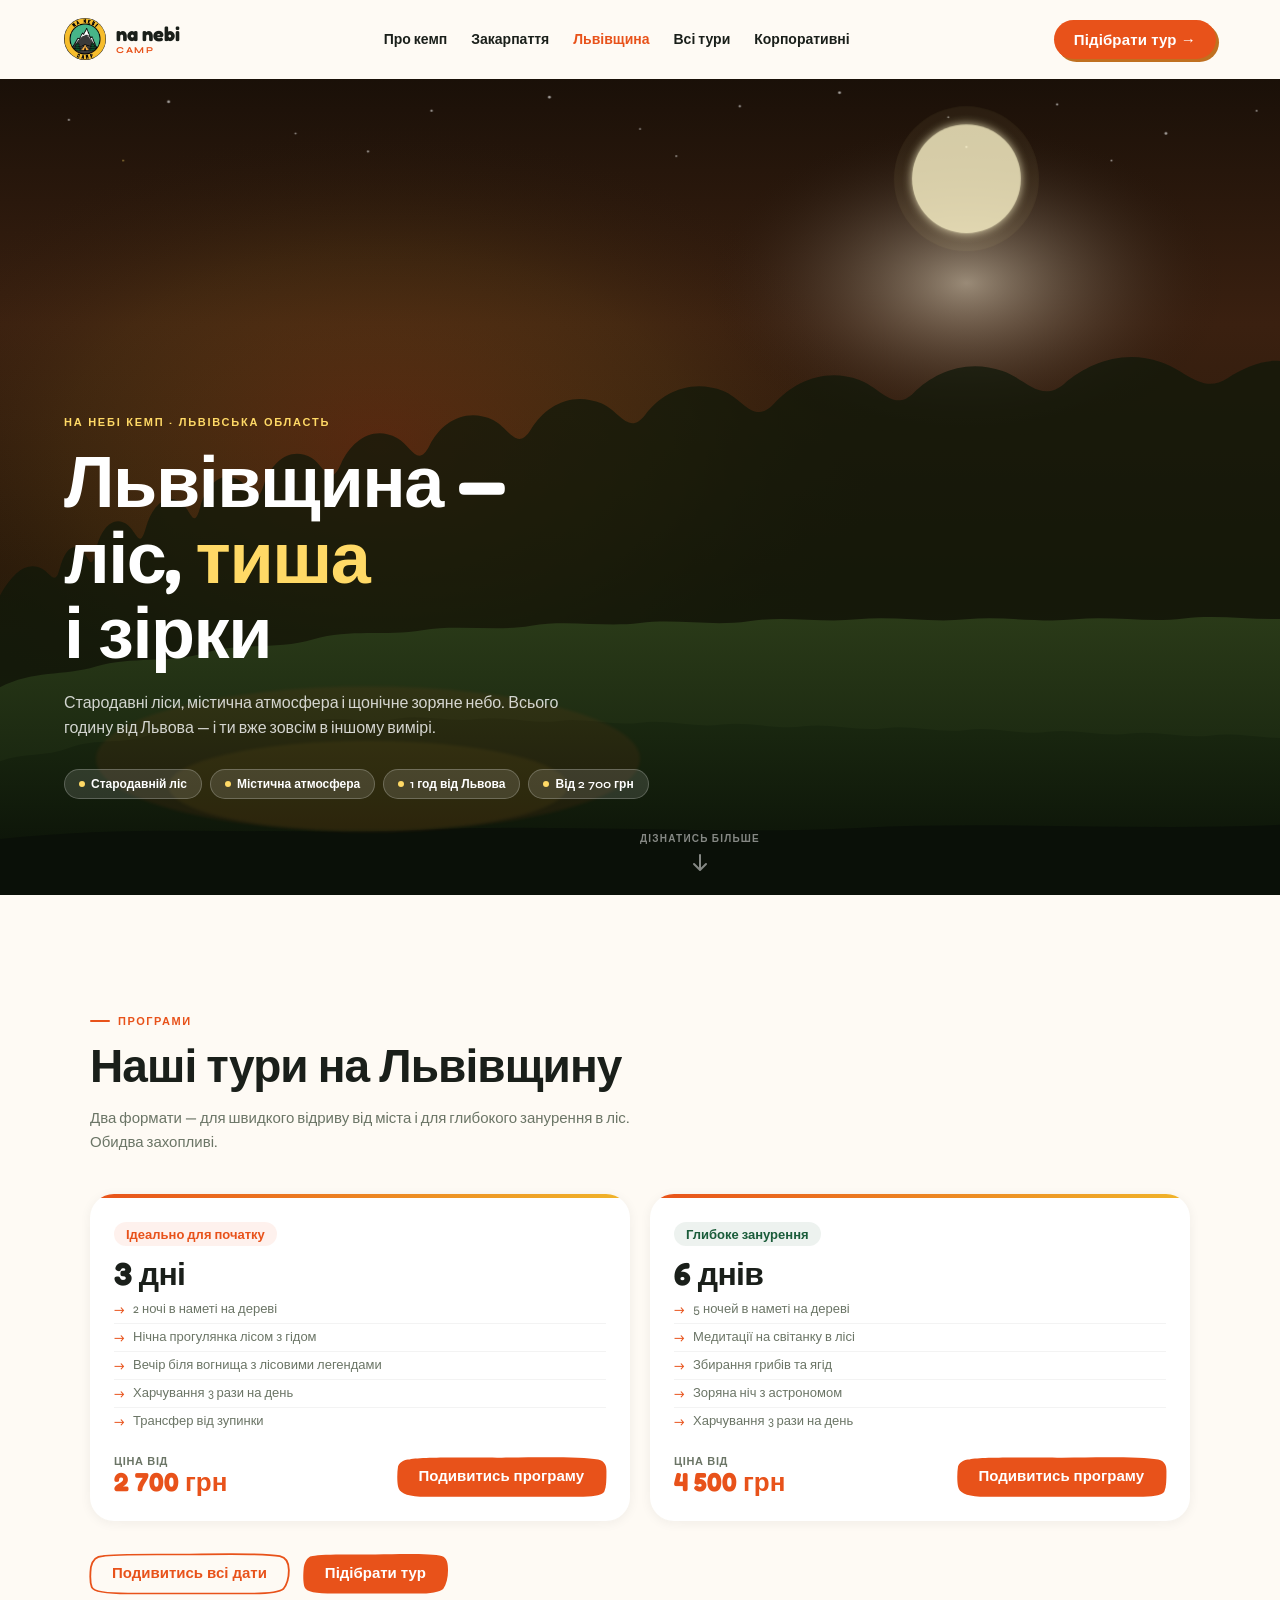
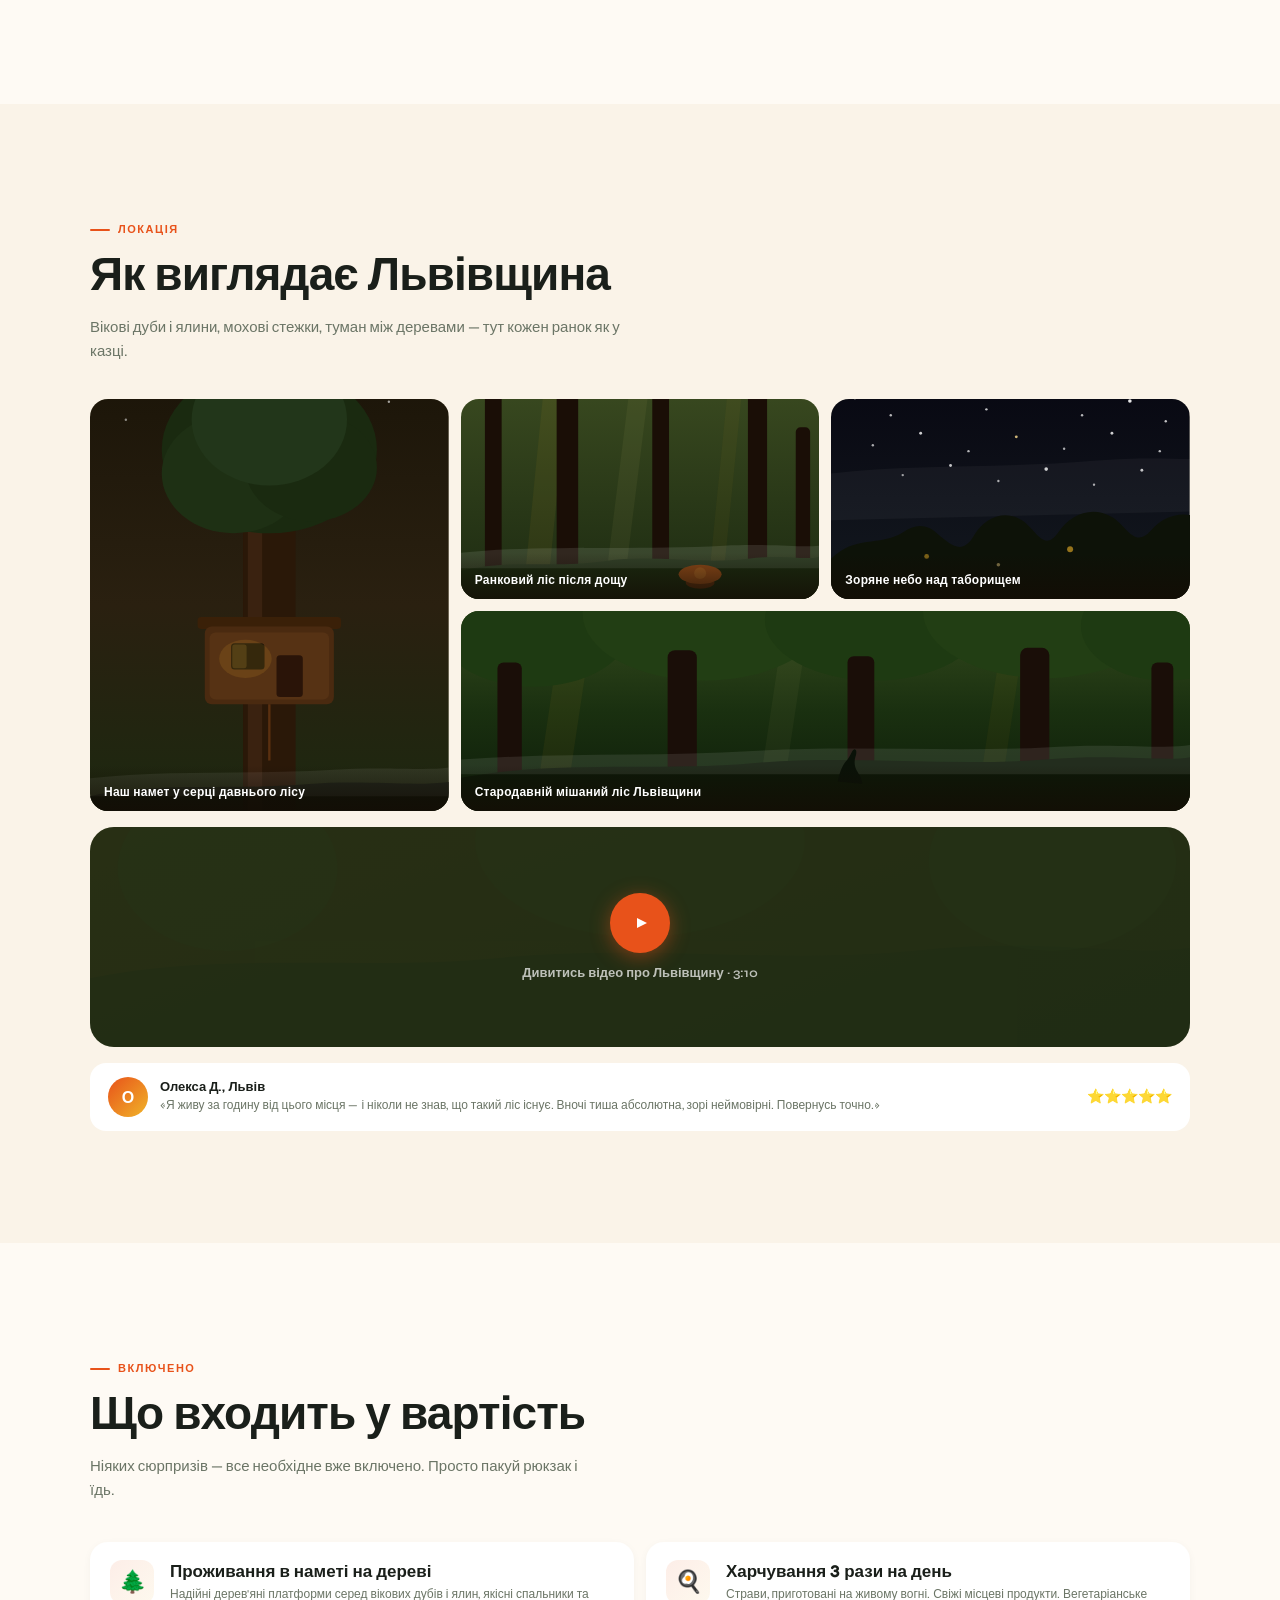
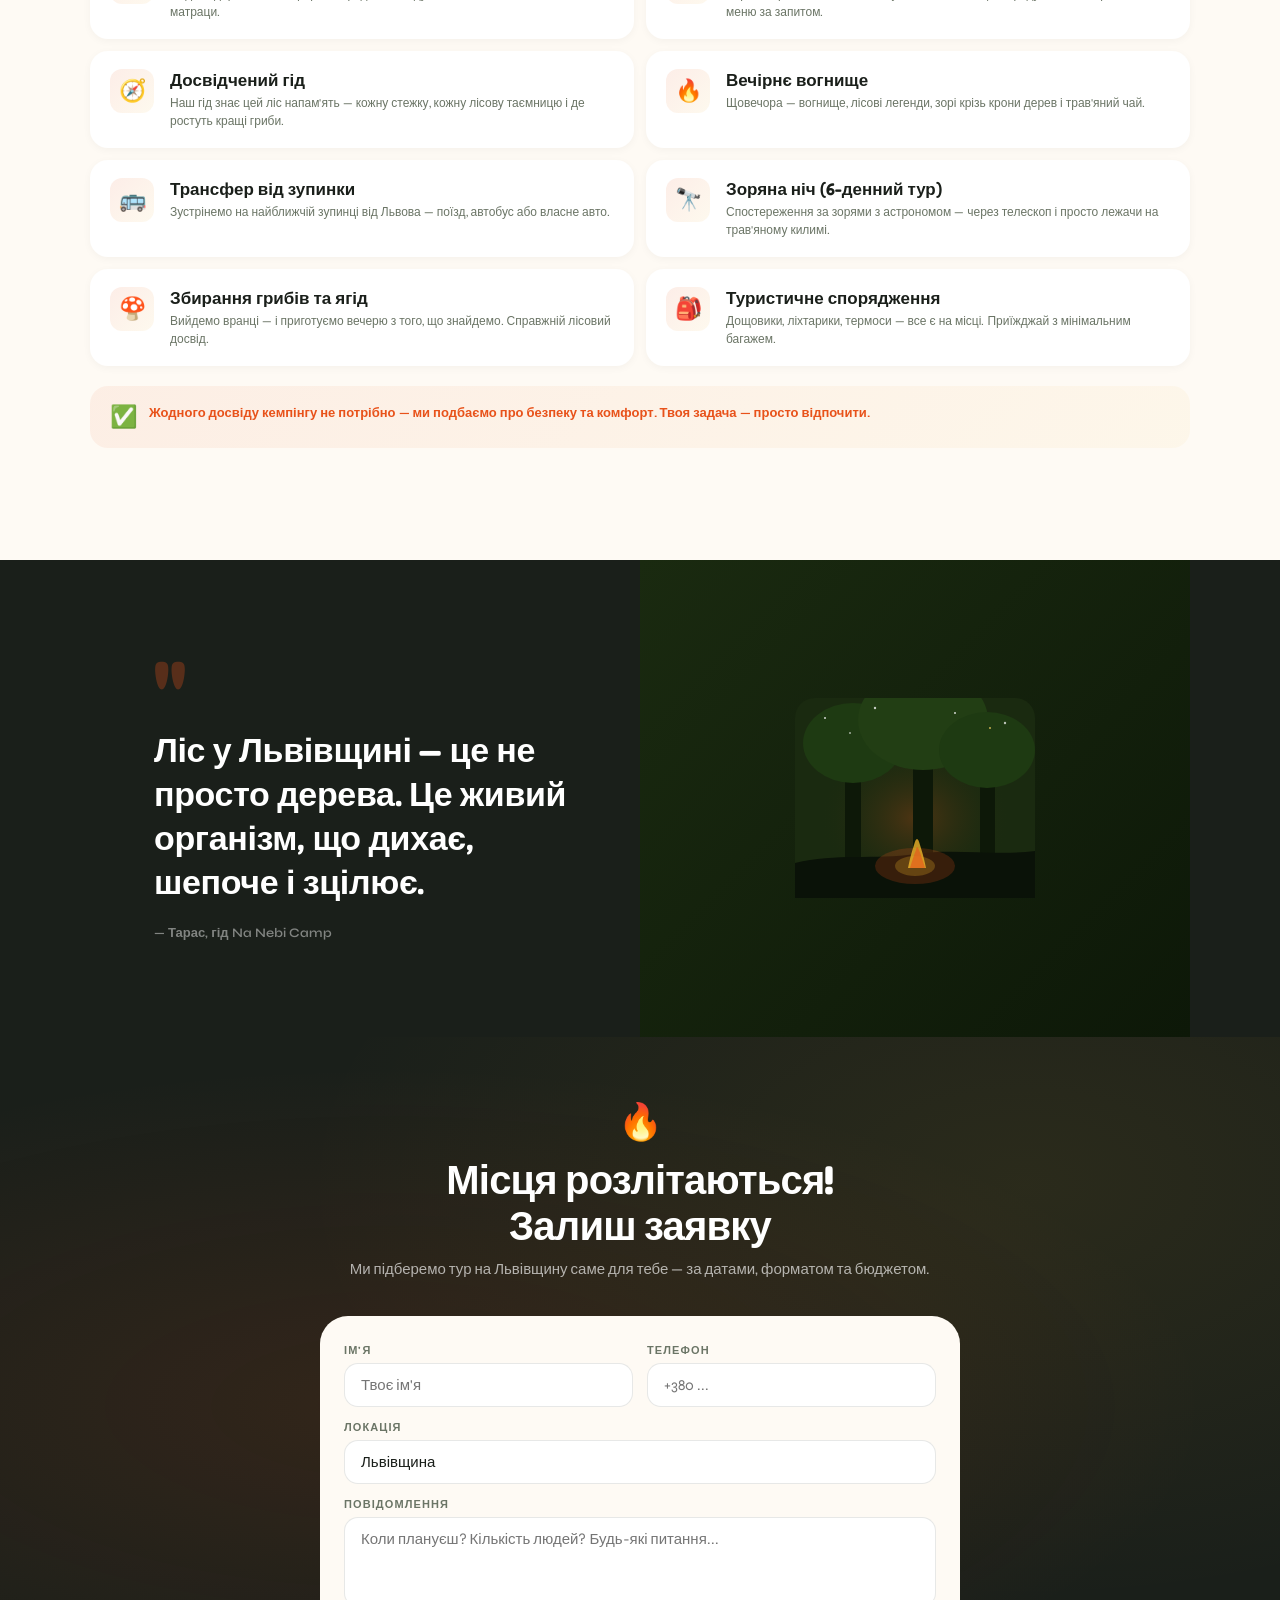
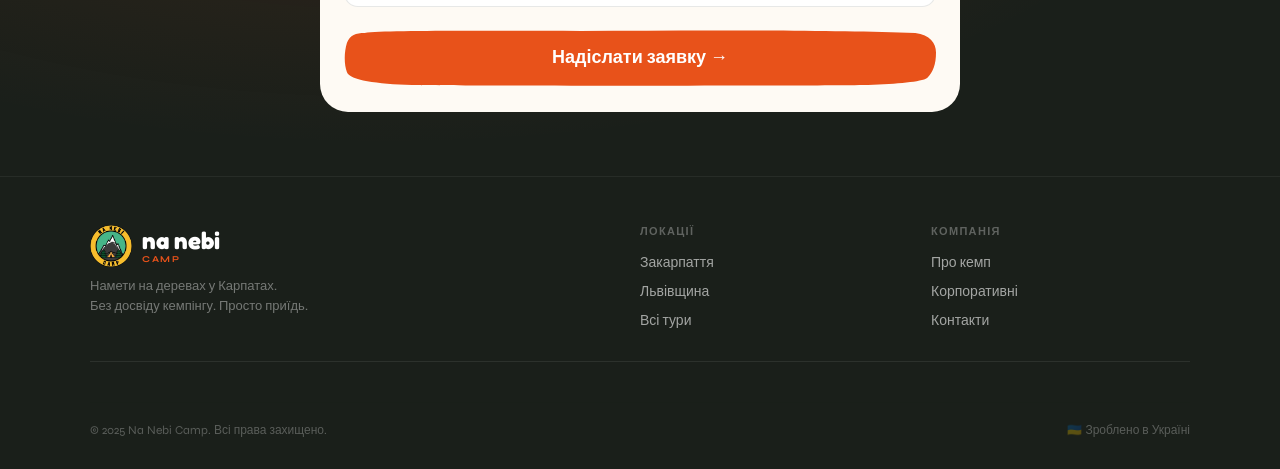
<file: lvivshyna.html>
<!DOCTYPE html>
<html lang="uk">
<head>
<meta charset="UTF-8">
<meta name="viewport" content="width=device-width, initial-scale=1.0">
<title>Львівщина — Na Nebi Camp</title>
<link rel="preconnect" href="https://fonts.googleapis.com">
<link rel="preconnect" href="https://fonts.gstatic.com" crossorigin>
<link href="https://fonts.googleapis.com/css2?family=Fredoka:wght@400;500;600;700&family=Syne:wght@400;500;600;700;800&display=swap" rel="stylesheet">
<link rel="stylesheet" href="shared.css">
<style>
*, *::before, *::after { box-sizing: border-box; margin: 0; padding: 0; }

:root {
  --orange:   #E8521A;
  --yellow:   #F0B429;
  --yellow-lt:#FFD966;
  --green:    #1A5C3A;
  --green-md: #2D8A58;
  --green-lt: #A8D5B8;
  --bg:       #FEFAF4;
  --ink:      #1A1F1A;
  --muted:    #6B7566;
  --cream:    #F0EAD6;
  --amber:    #C07020;
  --forest:   #2A3A1A;
  --nav-height: 72px;
}

html, body {
  width: 100%;
  background: var(--bg);
  font-family: 'Syne', sans-serif;
  color: var(--ink);
  overflow-x: hidden;
}

/* ─── KEYFRAMES ─── */
@keyframes fadeUp {
  from { opacity: 0; transform: translateY(20px); }
  to   { opacity: 1; transform: translateY(0); }
}
@keyframes pulseDot {
  0%,100% { transform: scale(1); opacity:1; }
  50%     { transform: scale(1.5); opacity:.6; }
}
@keyframes floatBlob {
  0%,100% { transform: translateY(0) rotate(0deg); }
  50%     { transform: translateY(-6px) rotate(2deg); }
}
@keyframes draw200 { from { stroke-dashoffset: 200; } to { stroke-dashoffset: 0; } }
@keyframes twinkle {
  0%,100% { opacity: 1; }
  50%     { opacity: 0.3; }
}
@keyframes smokePuff {
  0%   { transform: translateY(0) scale(1); opacity: 0.5; }
  100% { transform: translateY(-18px) scale(1.6); opacity: 0; }
}
@keyframes leafDrift {
  0%   { transform: translateY(0) rotate(0deg) translateX(0); opacity: 0.7; }
  50%  { transform: translateY(20px) rotate(30deg) translateX(12px); opacity: 0.5; }
  100% { transform: translateY(40px) rotate(60deg) translateX(-6px); opacity: 0; }
}

/* ── SCROLL ANIMATION ── */
.reveal {
  opacity: 0;
  transform: translateY(28px);
  transition: opacity .6s ease, transform .6s ease;
}
.reveal.visible {
  opacity: 1;
  transform: translateY(0);
}
.reveal-delay-1 { transition-delay: .1s; }
.reveal-delay-2 { transition-delay: .2s; }
.reveal-delay-3 { transition-delay: .3s; }

/* ══════ NAV ══════ */
.nav {
  position: sticky;
  top: 0;
  z-index: 100;
  background: transparent;
  display: flex;
  align-items: center;
  justify-content: space-between;
  padding: 14px 24px;
  border-bottom: 1.5px solid transparent;
}

.logo { display: flex; align-items: center; gap: 10px; flex-shrink: 0; text-decoration: none; }
.logo-img {
  width: 42px; height: 42px;
  border-radius: 50%; object-fit: cover; display: block;
}
.logo-text { display: flex; flex-direction: column; }
.logo-name {
  font-family: 'Fredoka', sans-serif;
  font-size: 20px; font-weight: 700;
  color: var(--ink); line-height: 1; letter-spacing: -.01em;
}
.logo-sub {
  font-family: 'Syne', sans-serif;
  font-size: 9px; font-weight: 700;
  color: var(--orange); letter-spacing: .18em;
  text-transform: uppercase; line-height: 1; margin-top: 2px;
}

.nav-links { display: none; gap: 24px; align-items: center; }
.nav-links a {
  font-family: 'Syne', sans-serif;
  font-size: 14px; font-weight: 600;
  color: var(--ink); text-decoration: none;
  transition: color .15s;
}
.nav-links a:hover { color: var(--orange); }
.nav-links a.active { color: var(--orange); }

.nav-right { display: flex; align-items: center; gap: 12px; }

.nav-cta {
  font-family: 'Fredoka', sans-serif; font-size: 15px; font-weight: 600;
  color: white; background: var(--orange); padding: 10px 20px;
  border-radius: 50px; cursor: pointer; letter-spacing: .01em;
  box-shadow: 3px 3px 0 var(--amber); text-decoration: none;
  transition: transform .15s, box-shadow .15s; white-space: nowrap;
  display: inline-block;
}
.nav-cta:hover { transform: translate(-1px,-1px); box-shadow: 4px 4px 0 var(--amber); }
.nav-cta:active { transform: translate(2px,2px); box-shadow: 1px 1px 0 var(--amber); }

.burger {
  display: flex; flex-direction: column; gap: 5px; cursor: pointer;
  background: none; border: none; padding: 6px;
}
.burger span {
  display: block; width: 24px; height: 2px;
  background: var(--ink); border-radius: 2px; transition: .2s;
}

.mobile-menu {
  display: none; flex-direction: column; gap: 0;
  background: var(--bg); border-bottom: 1.5px solid rgba(26,31,26,.07);
  padding: 8px 24px 16px;
}
.mobile-menu.open { display: flex; }
.mobile-menu a {
  font-family: 'Syne', sans-serif; font-size: 15px; font-weight: 600;
  color: var(--ink); text-decoration: none; padding: 10px 0;
  border-bottom: 1px solid rgba(26,31,26,.06);
}
.mobile-menu a:last-child { border-bottom: none; }
.mobile-menu a.active { color: var(--orange); }

/* ══════ HERO ══════ */
.hero {
  min-height: calc(100svh - var(--nav-height));
  display: flex;
  flex-direction: column;
  justify-content: flex-end;
  position: relative;
  overflow: hidden;
  padding: 32px 24px 84px;
}

.hero-bg {
  position: absolute;
  inset: 0;
  z-index: 0;
}

.hero-bg svg {
  width: 100%; height: 100%;
  position: absolute; inset: 0;
}

.hero-content-inner {
  position: relative;
  z-index: 2;
  width: min(100%, 700px);
}

.hero-overline {
  font-family: 'Syne', sans-serif; font-size: 11px; font-weight: 700;
  letter-spacing: .16em; text-transform: uppercase;
  color: var(--yellow-lt); margin-bottom: 14px;
  animation: fadeUp .5s .1s ease both;
}

.hero-title {
  font-family: 'Fredoka', sans-serif;
  font-size: clamp(36px, 10vw, 72px);
  font-weight: 700; line-height: 1.05;
  color: white;
  letter-spacing: -.02em;
  margin-bottom: 20px;
  animation: fadeUp .6s .2s ease both;
}

.hero-title .accent-orange { color: var(--yellow-lt); }
.hero-title .accent-warm { color: #FFD0A0; }

.hero-desc {
  font-family: 'Syne', sans-serif; font-size: 16px; font-weight: 400;
  line-height: 1.6; color: rgba(255,255,255,.8);
  max-width: 520px;
  animation: fadeUp .6s .35s ease both;
  margin-bottom: 28px;
}

.hero-tags {
  display: flex; flex-wrap: wrap; gap: 8px;
  animation: fadeUp .6s .45s ease both;
}
.hero-tag {
  display: inline-flex; align-items: center; gap: 6px;
  background: rgba(255,255,255,.12); backdrop-filter: blur(8px);
  border: 1px solid rgba(255,255,255,.22);
  padding: 7px 14px; border-radius: 50px;
  font-family: 'Syne', sans-serif; font-size: 12px; font-weight: 600;
  color: white; white-space: nowrap;
}
.hero-tag .dot { width: 6px; height: 6px; border-radius: 50%; background: var(--yellow-lt); flex-shrink: 0; }

/* scroll hint */
.scroll-hint {
  position: absolute;
  bottom: max(20px, env(safe-area-inset-bottom)); left: 50%; transform: translateX(-50%);
  z-index: 3;
  display: flex; flex-direction: column; align-items: center; gap: 6px;
  animation: fadeUp .6s .7s ease both;
}
.scroll-hint span {
  font-family: 'Syne', sans-serif; font-size: 10px; font-weight: 600;
  letter-spacing: .12em; text-transform: uppercase;
  color: rgba(255,255,255,.5);
}
.scroll-arrow {
  width: 24px; height: 24px;
  animation: floatBlob 2s ease-in-out infinite;
}

/* ══════ SECTION COMMON ══════ */
.section { padding: 72px 24px; }
.section-inner { max-width: 1100px; margin: 0 auto; }

.section-label {
  display: inline-flex; align-items: center; gap: 8px;
  font-family: 'Syne', sans-serif; font-size: 11px; font-weight: 700;
  letter-spacing: .14em; text-transform: uppercase;
  color: var(--orange); margin-bottom: 12px;
}
.section-label::before {
  content: '';
  display: block; width: 20px; height: 2px;
  background: var(--orange); border-radius: 2px;
}

.section-title {
  font-family: 'Fredoka', sans-serif;
  font-size: clamp(28px, 5vw, 46px);
  font-weight: 700; line-height: 1.1;
  color: var(--ink); letter-spacing: -.02em;
  margin-bottom: 16px;
}

/* ══════ TOURS SECTION ══════ */
.tours-section { background: var(--bg); }

.tours-grid {
  display: grid;
  grid-template-columns: 1fr;
  gap: 20px;
  margin-bottom: 32px;
}

.tour-card {
  position: relative;
  background: white;
  border-radius: 24px;
  padding: 28px 24px 24px;
  overflow: hidden;
  transition: transform .2s, box-shadow .2s;
  box-shadow: 0 2px 12px rgba(26,31,26,.06);
}
.tour-card:hover {
  transform: translateY(-4px);
  box-shadow: 0 8px 32px rgba(232,82,26,.12);
}
.tour-card::before {
  content: '';
  position: absolute;
  top: 0; left: 0; right: 0; height: 4px;
  background: linear-gradient(90deg, var(--orange), var(--yellow));
  border-radius: 24px 24px 0 0;
}

.tour-badge {
  display: inline-block;
  font-family: 'Fredoka', sans-serif; font-size: 13px; font-weight: 600;
  color: var(--orange); background: rgba(232,82,26,.08);
  padding: 4px 12px; border-radius: 50px;
  margin-bottom: 12px;
}

.tour-duration {
  font-family: 'Fredoka', sans-serif;
  font-size: 32px; font-weight: 700;
  color: var(--ink); line-height: 1;
  margin-bottom: 6px;
  letter-spacing: -.02em;
}

.tour-highlights {
  list-style: none;
  margin-bottom: 20px;
}
.tour-highlights li {
  font-family: 'Syne', sans-serif; font-size: 13px;
  color: var(--muted); padding: 5px 0;
  display: flex; align-items: flex-start; gap: 8px;
  border-bottom: 1px solid rgba(26,31,26,.05);
}
.tour-highlights li:last-child { border-bottom: none; }
.tour-highlights li::before {
  content: '→';
  color: var(--orange); flex-shrink: 0; margin-top: 1px;
}

.tour-footer {
  display: flex; align-items: center; justify-content: space-between;
  gap: 12px; flex-wrap: wrap;
}

.tour-price {
  display: flex; flex-direction: column;
}
.tour-price-from {
  font-family: 'Syne', sans-serif; font-size: 11px; font-weight: 600;
  color: var(--muted); letter-spacing: .06em; text-transform: uppercase;
}
.tour-price-value {
  font-family: 'Fredoka', sans-serif; font-size: 26px; font-weight: 700;
  color: var(--orange); line-height: 1.1;
}

/* Organic SVG button */
.btn-organic {
  position: relative;
  display: inline-flex; align-items: center; justify-content: center;
  padding: 10px 22px; cursor: pointer;
  font-family: 'Fredoka', sans-serif; font-size: 15px; font-weight: 600;
  text-decoration: none; color: white;
  transition: transform .15s;
  white-space: nowrap;
}
.btn-organic:hover { transform: translateY(-2px); }
.btn-organic:active { transform: scale(.97); }
.btn-organic svg.btn-bg {
  position: absolute; inset: 0; width: 100%; height: 100%;
  overflow: visible; z-index: 0;
}
.btn-organic span { position: relative; z-index: 1; }

.btn-orange svg.btn-bg path { fill: var(--orange); }
.btn-outline-orange { color: var(--orange); }
.btn-outline-orange svg.btn-bg path { fill: none; stroke: var(--orange); stroke-width: 2; }

/* Tours bottom buttons */
.tours-actions {
  display: flex; flex-wrap: wrap; gap: 14px; align-items: center;
}

/* ══════ PHOTO GRID ══════ */
.gallery-section { background: #FAF3E8; }

.photo-grid {
  display: grid;
  grid-template-columns: 1fr 1fr;
  gap: 12px;
  margin-bottom: 16px;
}

.photo-cell {
  border-radius: 18px;
  overflow: hidden;
  position: relative;
  min-height: 160px;
  background: var(--cream);
}
.photo-cell.tall { grid-row: span 2; }
.photo-cell.wide { grid-column: span 2; }

.photo-cell svg {
  width: 100%; height: 100%;
  display: block;
  min-height: 160px;
}

.photo-caption {
  position: absolute; bottom: 0; left: 0; right: 0;
  background: linear-gradient(to top, rgba(20,12,4,.75) 0%, transparent 100%);
  padding: 20px 14px 12px;
  font-family: 'Syne', sans-serif; font-size: 12px; font-weight: 600;
  color: white; letter-spacing: .02em;
}

.video-placeholder {
  background: var(--forest);
  border-radius: 24px;
  min-height: 220px;
  display: flex; flex-direction: column;
  align-items: center; justify-content: center;
  gap: 12px; cursor: pointer;
  position: relative; overflow: hidden;
  margin-bottom: 16px;
}
.video-placeholder svg.bg {
  position: absolute; inset: 0; width: 100%; height: 100%; opacity: .3;
}
.video-play-btn {
  width: 60px; height: 60px;
  background: var(--orange); border-radius: 50%;
  display: flex; align-items: center; justify-content: center;
  position: relative; z-index: 1;
  box-shadow: 0 4px 20px rgba(232,82,26,.45);
  transition: transform .2s;
}
.video-placeholder:hover .video-play-btn { transform: scale(1.1); }
.video-label {
  font-family: 'Syne', sans-serif; font-size: 13px; font-weight: 600;
  color: rgba(255,255,255,.7); position: relative; z-index: 1;
}

.ugc-strip {
  display: flex; align-items: center; gap: 12px;
  background: white; border-radius: 16px;
  padding: 14px 18px;
}
.ugc-avatar {
  width: 40px; height: 40px; border-radius: 50%;
  background: linear-gradient(135deg, var(--orange), var(--yellow));
  flex-shrink: 0; display: flex; align-items: center; justify-content: center;
  font-family: 'Fredoka', sans-serif; font-size: 16px; font-weight: 700; color: white;
}
.ugc-text { flex: 1; }
.ugc-name { font-family: 'Syne', sans-serif; font-size: 13px; font-weight: 700; color: var(--ink); }
.ugc-quote { font-family: 'Syne', sans-serif; font-size: 12px; color: var(--muted); line-height: 1.4; margin-top: 2px; }
.ugc-stars { font-size: 14px; flex-shrink: 0; }

/* ══════ INCLUSIONS ══════ */
.inclusions-section { background: var(--bg); }

.inclusions-grid {
  display: grid;
  grid-template-columns: 1fr;
  gap: 12px;
}

.inclusion-item {
  display: flex; align-items: flex-start; gap: 16px;
  background: white;
  border-radius: 18px; padding: 18px 20px;
  box-shadow: 0 2px 8px rgba(26,31,26,.04);
  transition: transform .2s;
}
.inclusion-item:hover { transform: translateX(4px); }

.inclusion-icon {
  width: 44px; height: 44px; flex-shrink: 0;
  border-radius: 12px;
  background: linear-gradient(135deg, rgba(232,82,26,.1), rgba(240,180,41,.08));
  display: flex; align-items: center; justify-content: center;
  font-size: 22px;
}

.inclusion-body { flex: 1; }
.inclusion-title {
  font-family: 'Fredoka', sans-serif; font-size: 17px; font-weight: 600;
  color: var(--ink); margin-bottom: 3px;
}
.inclusion-desc {
  font-family: 'Syne', sans-serif; font-size: 12px; color: var(--muted);
  line-height: 1.5;
}

.inclusions-note {
  margin-top: 20px;
  background: linear-gradient(135deg, rgba(232,82,26,.07), rgba(240,180,41,.05));
  border-radius: 18px; padding: 18px 20px;
  display: flex; align-items: flex-start; gap: 12px;
}
.inclusions-note-icon { font-size: 22px; flex-shrink: 0; }
.inclusions-note-text {
  font-family: 'Syne', sans-serif; font-size: 13px; color: var(--orange);
  font-weight: 600; line-height: 1.5;
}

/* ══════ CTA BANNER ══════ */
.cta-section {
  background: var(--ink);
  padding: 64px 24px;
  position: relative;
  overflow: hidden;
}

.cta-section::before {
  content: '';
  position: absolute; inset: 0;
  background: radial-gradient(ellipse at 30% 50%, rgba(232,82,26,.12) 0%, transparent 65%),
              radial-gradient(ellipse at 80% 20%, rgba(240,180,41,.08) 0%, transparent 50%);
}

.cta-inner {
  max-width: 640px;
  margin: 0 auto;
  position: relative; z-index: 1;
  text-align: center;
}

.cta-emoji { font-size: 36px; margin-bottom: 12px; display: block; }

.cta-title {
  font-family: 'Fredoka', sans-serif;
  font-size: clamp(26px, 5vw, 40px);
  font-weight: 700; line-height: 1.15;
  color: white; letter-spacing: -.02em;
  margin-bottom: 10px;
}

.cta-subtitle {
  font-family: 'Syne', sans-serif; font-size: 15px;
  color: rgba(255,255,255,.65); line-height: 1.5;
  margin-bottom: 36px;
}

.cta-form {
  background: var(--bg); border-radius: 28px;
  padding: 28px 24px; text-align: left;
}

.form-row { margin-bottom: 14px; }
.form-row label {
  display: block;
  font-family: 'Syne', sans-serif; font-size: 11px; font-weight: 700;
  letter-spacing: .1em; text-transform: uppercase;
  color: var(--muted); margin-bottom: 6px;
}
.form-row input,
.form-row select,
.form-row textarea {
  width: 100%;
  font-family: 'Syne', sans-serif; font-size: 15px;
  color: var(--ink); background: white;
  border: 1.5px solid rgba(26,31,26,.1);
  border-radius: 14px; padding: 12px 16px;
  outline: none; transition: border-color .15s;
  resize: none;
  appearance: none;
}
.form-row input:focus,
.form-row select:focus,
.form-row textarea:focus {
  border-color: var(--orange);
}
.form-row textarea { min-height: 90px; }

.form-grid-2 {
  display: grid; grid-template-columns: 1fr 1fr; gap: 14px;
}

.form-submit {
  position: relative;
  width: 100%; padding: 16px 24px; cursor: pointer;
  font-family: 'Fredoka', sans-serif; font-size: 18px; font-weight: 700;
  color: white; border: none; background: none;
  transition: transform .15s; margin-top: 4px;
}
.form-submit:hover { transform: translateY(-2px); }
.form-submit:active { transform: scale(.98); }
.form-submit svg.btn-bg {
  position: absolute; inset: 0; width: 100%; height: 100%;
  overflow: visible; z-index: 0;
}
.form-submit span { position: relative; z-index: 1; }

/* ══════ ATMOSPHERE QUOTE ══════ */
.atmosphere-section {
  background: var(--ink);
  padding: 0;
  overflow: hidden;
}

.atmosphere-inner {
  max-width: 1100px; margin: 0 auto;
  display: grid; grid-template-columns: 1fr;
}

.atmosphere-quote {
  padding: 64px 24px;
  display: flex; flex-direction: column; justify-content: center;
}

.quote-mark {
  font-family: 'Fredoka', sans-serif; font-size: 80px; font-weight: 700;
  color: var(--orange); opacity: .3; line-height: .8;
  margin-bottom: 8px;
}

.quote-text {
  font-family: 'Fredoka', sans-serif;
  font-size: clamp(22px, 4vw, 34px);
  font-weight: 600; line-height: 1.3;
  color: white; letter-spacing: -.01em;
  margin-bottom: 20px;
}

.quote-author {
  font-family: 'Syne', sans-serif; font-size: 13px;
  color: rgba(255,255,255,.45); font-weight: 600;
}

/* ══════ FOOTER ══════ */
.footer {
  background: var(--ink);
  padding: 48px 24px 32px;
  color: rgba(255,255,255,.65);
  border-top: 1px solid rgba(255,255,255,.06);
}

.footer-inner {
  max-width: 1100px; margin: 0 auto;
}

.footer-top {
  display: grid; grid-template-columns: 1fr;
  gap: 32px; padding-bottom: 32px;
  border-bottom: 1px solid rgba(255,255,255,.08);
  margin-bottom: 24px;
}

.footer-brand .logo-name { color: white; }
.footer-brand .logo-sub { color: var(--orange); }
.footer-tagline {
  font-family: 'Syne', sans-serif; font-size: 13px;
  color: rgba(255,255,255,.4); line-height: 1.5; margin-top: 10px;
}

.footer-col-title {
  font-family: 'Syne', sans-serif; font-size: 11px; font-weight: 700;
  letter-spacing: .12em; text-transform: uppercase;
  color: rgba(255,255,255,.3); margin-bottom: 14px;
}
.footer-links { list-style: none; display: flex; flex-direction: column; gap: 10px; }
.footer-links a {
  font-family: 'Syne', sans-serif; font-size: 14px;
  color: rgba(255,255,255,.6); text-decoration: none;
  transition: color .15s;
}
.footer-links a:hover { color: white; }

.footer-bottom {
  display: flex; flex-direction: column; gap: 8px;
  font-family: 'Syne', sans-serif; font-size: 12px;
  color: rgba(255,255,255,.28);
}

/* ══════ RESPONSIVE ══════ */
@media (min-width: 768px) {
  :root { --nav-height: 76px; }
  .nav { padding: 16px 48px; }
  .nav-links { display: flex; }
  .burger { display: none; }

  .hero { padding: 48px 48px 92px; }

  .section { padding: 96px 48px; }

  .tours-grid { grid-template-columns: repeat(2, 1fr); }

  .photo-grid {
    grid-template-columns: repeat(3, 1fr);
    grid-template-rows: 200px 200px;
  }
  .photo-cell { min-height: 200px; }
  .photo-cell svg { min-height: 200px; }

  .inclusions-grid { grid-template-columns: 1fr 1fr; }

  .footer-top { grid-template-columns: 2fr 1fr 1fr; }
  .footer-bottom { flex-direction: row; justify-content: space-between; align-items: center; }

  .atmosphere-inner { grid-template-columns: 1fr 1fr; }
  .atmosphere-quote { padding: 96px 64px; }
}

@media (min-width: 1024px) {
  :root { --nav-height: 84px; }
  .nav { padding: 18px 64px; }
  .hero { padding: 64px 64px 96px; }
  .section { padding: 112px 64px; }
}
</style>
</head>
<body>

<!-- ══════ NAV ══════ -->
<nav class="nav">
  <a href="index.html" class="logo">
    <img class="logo-img" src="logo.jpg" alt="Na Nebi Camp">
    <div class="logo-text">
      <span class="logo-name">na nebi</span>
      <span class="logo-sub">camp</span>
    </div>
  </a>

  <div class="nav-links">
    <a href="pro-kemp.html">Про кемп</a>
    <a href="zakarpattya.html">Закарпаття</a>
    <a href="lvivshyna.html" class="active">Львівщина</a>
    <a href="vsi-turi.html">Всі тури</a>
    <a href="korporatyvni.html">Корпоративні</a>
  </div>

  <div class="nav-right">
    <a href="#cta" class="nav-cta">Підібрати тур →</a>
    <button class="burger" id="burgerBtn" aria-label="Меню">
      <span></span><span></span><span></span>
    </button>
  </div>
</nav>

<div class="mobile-menu" id="mobileMenu">
  <a href="pro-kemp.html">Про кемп</a>
  <a href="zakarpattya.html">Закарпаття</a>
  <a href="lvivshyna.html" class="active">Львівщина</a>
  <a href="vsi-turi.html">Всі тури</a>
  <a href="korporatyvni.html">Корпоративні</a>
</div>

<!-- ══════ HERO ══════ -->
<section class="hero">
  <!-- Atmospheric SVG background — ancient forest, amber twilight -->
  <div class="hero-bg">
    <svg viewBox="0 0 1440 900" fill="none" xmlns="http://www.w3.org/2000/svg" preserveAspectRatio="xMidYMid slice">
      <defs>
        <linearGradient id="lvSky" x1="0" y1="0" x2="0" y2="1">
          <stop offset="0%" stop-color="#1A1008"/>
          <stop offset="30%" stop-color="#3A2010"/>
          <stop offset="60%" stop-color="#2A1A0A"/>
          <stop offset="100%" stop-color="#1A2A14"/>
        </linearGradient>
        <linearGradient id="lvForest1" x1="0" y1="0" x2="0" y2="1">
          <stop offset="0%" stop-color="#2A3A18"/>
          <stop offset="100%" stop-color="#0D180A"/>
        </linearGradient>
        <linearGradient id="lvForest2" x1="0" y1="0" x2="0" y2="1">
          <stop offset="0%" stop-color="#1A2810"/>
          <stop offset="100%" stop-color="#080E06"/>
        </linearGradient>
        <radialGradient id="lvGlow" cx="30%" cy="45%" r="40%">
          <stop offset="0%" stop-color="#E8521A" stop-opacity=".2"/>
          <stop offset="60%" stop-color="#F0B429" stop-opacity=".06"/>
          <stop offset="100%" stop-color="#1A1008" stop-opacity="0"/>
        </radialGradient>
        <radialGradient id="moonGlow" cx="75%" cy="25%" r="20%">
          <stop offset="0%" stop-color="#FFF8E0" stop-opacity=".5"/>
          <stop offset="100%" stop-color="#1A1008" stop-opacity="0"/>
        </radialGradient>
        <filter id="forestBlur">
          <feGaussianBlur stdDeviation="2"/>
        </filter>
        <filter id="softGlow2">
          <feGaussianBlur stdDeviation="5" result="blur"/>
          <feMerge><feMergeNode in="blur"/><feMergeNode in="SourceGraphic"/></feMerge>
        </filter>
      </defs>

      <!-- Sky – deep night amber -->
      <rect width="1440" height="900" fill="url(#lvSky)"/>
      <!-- Ambient warm glow (campfire horizon) -->
      <rect width="1440" height="900" fill="url(#lvGlow)"/>
      <!-- Moon halo -->
      <rect width="1440" height="900" fill="url(#moonGlow)"/>

      <!-- Stars — sparser, dreamier -->
      <g opacity=".65">
        <circle cx="90"   cy="45"  r="1.2" fill="white"/>
        <circle cx="200"  cy="25"  r="1.5" fill="white"/>
        <circle cx="340"  cy="60"  r="1"   fill="white"/>
        <circle cx="490"  cy="35"  r="1.2" fill="white"/>
        <circle cx="620"  cy="20"  r="1.5" fill="white"/>
        <circle cx="720"  cy="55"  r="1"   fill="white"/>
        <circle cx="830"  cy="30"  r="1.2" fill="white"/>
        <circle cx="940"  cy="15"  r="1.5" fill="white"/>
        <circle cx="1060" cy="42"  r="1"   fill="white"/>
        <circle cx="1180" cy="28"  r="1.2" fill="white"/>
        <circle cx="1300" cy="60"  r="1.5" fill="white"/>
        <circle cx="1400" cy="35"  r="1"   fill="white"/>
        <circle cx="150"  cy="90"  r="1"   fill="#FFD966" opacity=".8"/>
        <circle cx="420"  cy="80"  r="1.2" fill="white"/>
        <circle cx="760"  cy="85"  r="1"   fill="white"/>
        <circle cx="1080" cy="75"  r="1.2" fill="white"/>
        <circle cx="1240" cy="90"  r="1"   fill="white"/>
      </g>

      <!-- Moon — full, amber-tinted -->
      <circle cx="1080" cy="110" r="60" fill="#FFF8D0" opacity=".8" filter="url(#softGlow2)"/>
      <circle cx="1080" cy="110" r="80" fill="#FFE090" opacity=".06"/>

      <!-- Far tree line (silhouette) -->
      <!-- Dense pine forest silhouette far -->
      <path d="M0 600 C20 550 40 530 60 540 C70 545 75 560 80 540 C85 520 95 510 105 520 C112 528 115 545 120 520 C125 495 140 480 155 492 C165 500 168 520 175 495 C182 470 198 455 215 468 C225 477 228 498 235 472 C242 446 260 430 280 444 C292 453 296 475 305 448 C314 421 335 405 358 418 C372 427 378 452 390 425 C402 398 426 382 452 396 C468 405 475 430 488 404 C501 378 528 362 558 376 C576 385 584 412 600 386 C616 360 645 344 678 358 C698 367 708 394 726 370 C744 346 776 330 812 344 C834 353 846 382 868 358 C890 334 924 318 962 332 C986 341 1000 368 1022 346 C1044 324 1080 308 1120 322 C1146 331 1162 358 1188 336 C1214 314 1252 298 1294 312 C1322 321 1340 348 1368 330 C1392 314 1420 305 1440 315 L1440 900 L0 900 Z" fill="#0D1809" opacity=".7"/>

      <!-- Mid forest -->
      <path d="M0 680 C40 650 80 660 120 648 C160 636 200 645 240 633 C280 621 320 630 360 618 C400 606 440 615 480 608 C520 601 560 610 600 603 C640 596 680 605 720 600 C760 595 800 604 840 598 C880 592 920 600 960 596 C1000 592 1040 600 1080 596 C1120 592 1160 600 1200 596 C1240 592 1280 600 1320 595 C1360 590 1400 598 1440 595 L1440 900 L0 900 Z" fill="url(#lvForest1)"/>

      <!-- Near forest edge – organic shapes -->
      <path d="M0 760 C30 740 60 750 90 738 C120 726 150 735 180 723 C210 711 240 720 270 712 C300 704 330 714 360 708 C390 702 420 712 450 706 C480 700 510 710 540 706 C570 702 600 712 630 708 C660 704 690 714 720 710 C750 706 780 716 810 712 C840 708 870 718 900 714 C930 710 960 720 990 716 C1020 712 1050 722 1080 718 C1110 714 1140 724 1170 720 C1200 716 1230 726 1260 722 C1290 718 1320 728 1350 724 C1380 720 1420 730 1440 726 L1440 900 L0 900 Z" fill="url(#lvForest2)"/>

      <!-- Forest floor / undergrowth glow (warm, campfire-distant) -->
      <path d="M0 840 C160 820 320 835 480 828 C640 821 800 834 960 826 C1120 818 1280 830 1440 822 L1440 900 L0 900 Z" fill="#0A1008"/>

      <!-- Warm amber horizon glow -->
      <ellipse cx="420" cy="750" rx="300" ry="80" fill="#E8521A" opacity=".07" filter="url(#forestBlur)"/>
      <ellipse cx="420" cy="780" rx="220" ry="50" fill="#F0B429" opacity=".06" filter="url(#forestBlur)"/>
    </svg>
  </div>

  <div class="hero-content-inner">
    <div class="hero-overline">На Небі Кемп · Львівська область</div>
    <h1 class="hero-title">
      Львівщина —<br>
      ліс, <span class="accent-orange">тиша</span><br>
      і зірки
    </h1>
    <p class="hero-desc">
      Стародавні ліси, містична атмосфера і щонічне зоряне небо. Всього годину від Львова — і ти вже зовсім в іншому вимірі.
    </p>
    <div class="hero-tags">
      <div class="hero-tag"><span class="dot"></span> Стародавній ліс</div>
      <div class="hero-tag"><span class="dot"></span> Містична атмосфера</div>
      <div class="hero-tag"><span class="dot"></span> 1 год від Львова</div>
      <div class="hero-tag"><span class="dot"></span> Від 2 700 грн</div>
    </div>
  </div>

  <div class="scroll-hint">
    <span>дізнатись більше</span>
    <svg class="scroll-arrow" viewBox="0 0 24 24" fill="none">
      <path d="M12 4 L12 18 M6 13 L12 19 L18 13" stroke="rgba(255,255,255,.5)" stroke-width="2" stroke-linecap="round" stroke-linejoin="round"/>
    </svg>
  </div>
</section>

<!-- ══════ НАШІ ТУРИ ══════ -->
<section class="section tours-section" id="tours">
  <div class="section-inner">
    <div class="reveal">
      <div class="section-label">Програми</div>
      <h2 class="section-title">Наші тури на Львівщину</h2>
      <p style="font-family:'Syne',sans-serif; font-size:15px; color:var(--muted); line-height:1.6; max-width:560px; margin-bottom:40px;">
        Два формати — для швидкого відриву від міста і для глибокого занурення в ліс. Обидва захопливі.
      </p>
    </div>

    <div class="tours-grid">
      <!-- 3 дні -->
      <div class="tour-card reveal reveal-delay-1">
        <div class="tour-badge">Ідеально для початку</div>
        <div class="tour-duration">3 дні</div>
        <ul class="tour-highlights">
          <li>2 ночі в наметі на дереві</li>
          <li>Нічна прогулянка лісом з гідом</li>
          <li>Вечір біля вогнища з лісовими легендами</li>
          <li>Харчування 3 рази на день</li>
          <li>Трансфер від зупинки</li>
        </ul>
        <div class="tour-footer">
          <div class="tour-price">
            <span class="tour-price-from">Ціна від</span>
            <span class="tour-price-value">2 700 грн</span>
          </div>
          <a href="program-lv-3.html" class="btn-organic btn-orange">
            <svg class="btn-bg" viewBox="0 0 200 46" fill="none" preserveAspectRatio="none">
              <path d="M12 4 C24 1 72 2 100 2 C142 1 178 1 192 4 C199 6 200 12 200 18 C200 28 200 36 198 42 C196 46 190 48 178 48 C160 48 40 48 22 48 C8 47 2 43 1 36 C0 30 0 20 1 12 C3 6 8 4 12 4 Z"/>
            </svg>
            <span>Подивитись програму</span>
          </a>
        </div>
      </div>

      <!-- 6 днів -->
      <div class="tour-card reveal reveal-delay-2">
        <div class="tour-badge" style="background:rgba(26,92,58,.08); color:var(--green);">Глибоке занурення</div>
        <div class="tour-duration">6 днів</div>
        <ul class="tour-highlights">
          <li>5 ночей в наметі на дереві</li>
          <li>Медитації на світанку в лісі</li>
          <li>Збирання грибів та ягід</li>
          <li>Зоряна ніч з астрономом</li>
          <li>Харчування 3 рази на день</li>
        </ul>
        <div class="tour-footer">
          <div class="tour-price">
            <span class="tour-price-from">Ціна від</span>
            <span class="tour-price-value">4 500 грн</span>
          </div>
          <a href="program-lv-6.html" class="btn-organic btn-orange">
            <svg class="btn-bg" viewBox="0 0 200 46" fill="none" preserveAspectRatio="none">
              <path d="M12 4 C24 1 72 2 100 2 C142 1 178 1 192 4 C199 6 200 12 200 18 C200 28 200 36 198 42 C196 46 190 48 178 48 C160 48 40 48 22 48 C8 47 2 43 1 36 C0 30 0 20 1 12 C3 6 8 4 12 4 Z"/>
            </svg>
            <span>Подивитись програму</span>
          </a>
        </div>
      </div>
    </div>

    <!-- Bottom action buttons -->
    <div class="tours-actions reveal">
      <a href="vsi-turi.html" class="btn-organic btn-outline-orange">
        <svg class="btn-bg" viewBox="0 0 220 50" fill="none" preserveAspectRatio="none">
          <path d="M14 4 C26 1 78 2 110 2 C156 1 196 1 210 4 C218 6 220 14 220 22 C220 32 218 40 214 46 C210 50 196 52 178 52 C144 52 76 52 42 52 C18 52 4 50 2 44 C0 38 0 28 1 18 C3 8 8 4 14 4 Z" stroke="var(--orange)" stroke-width="2" fill="none"/>
        </svg>
        <span>Подивитись всі дати</span>
      </a>
      <a href="#cta" class="btn-organic btn-orange">
        <svg class="btn-bg" viewBox="0 0 180 50" fill="none" preserveAspectRatio="none">
          <path d="M12 4 C22 1 64 2 90 2 C128 1 162 1 172 4 C179 6 180 14 180 22 C180 32 178 40 174 46 C170 50 158 52 142 52 C112 52 68 52 38 52 C16 52 4 50 2 44 C0 38 0 28 1 18 C3 8 8 4 12 4 Z"/>
        </svg>
        <span>Підібрати тур</span>
      </a>
    </div>
  </div>
</section>

<!-- ══════ ЯК ВИГЛЯДАЄ ЛОКАЦІЯ ══════ -->
<section class="section gallery-section">
  <div class="section-inner">
    <div class="reveal">
      <div class="section-label">Локація</div>
      <h2 class="section-title">Як виглядає Львівщина</h2>
      <p style="font-family:'Syne',sans-serif; font-size:15px; color:var(--muted); line-height:1.6; max-width:540px; margin-bottom:36px;">
        Вікові дуби і ялини, мохові стежки, туман між деревами — тут кожен ранок як у казці.
      </p>
    </div>

    <!-- Photo grid with SVG placeholders -->
    <div class="photo-grid reveal">
      <!-- Tall left — treehouse in ancient forest -->
      <div class="photo-cell tall">
        <svg viewBox="0 0 300 420" fill="none" xmlns="http://www.w3.org/2000/svg" preserveAspectRatio="xMidYMid slice" style="min-height:320px;">
          <defs>
            <linearGradient id="lv1sky" x1="0" y1="0" x2="0" y2="1">
              <stop offset="0%" stop-color="#1A1408"/>
              <stop offset="50%" stop-color="#2A2010"/>
              <stop offset="100%" stop-color="#1A2A10"/>
            </linearGradient>
          </defs>
          <rect width="300" height="420" fill="url(#lv1sky)"/>
          <!-- Massive old oak/fir trunk -->
          <rect x="128" y="80" width="44" height="340" rx="8" fill="#2A1808"/>
          <rect x="132" y="80" width="12" height="340" fill="#3A2210" rx="4"/>
          <!-- Tree crown -->
          <ellipse cx="150" cy="80" rx="90" ry="70" fill="#1A2A10"/>
          <ellipse cx="120" cy="100" rx="60" ry="50" fill="#1E3014"/>
          <ellipse cx="185" cy="95" rx="55" ry="45" fill="#1A2A10"/>
          <ellipse cx="150" cy="55" rx="65" ry="55" fill="#22361A"/>
          <!-- Platform / treehouse -->
          <rect x="90" y="220" width="120" height="10" rx="3" fill="#3A2008"/>
          <rect x="96" y="228" width="108" height="65" rx="6" fill="#4A2A10"/>
          <rect x="100" y="233" width="100" height="56" rx="5" fill="#563214"/>
          <!-- Window -->
          <rect x="118" y="242" width="28" height="22" rx="3" fill="#1A1408"/>
          <rect x="119" y="243" width="12" height="20" rx="2" fill="rgba(255,200,80,.15)"/>
          <!-- Door -->
          <rect x="156" y="252" width="22" height="35" rx="3" fill="#2A1408"/>
          <!-- Warm light from window -->
          <ellipse cx="130" cy="255" rx="22" ry="16" fill="#F0B429" opacity=".12"/>
          <!-- Rope / ladder -->
          <line x1="150" y1="293" x2="150" y2="340" stroke="#5A3010" stroke-width="2"/>
          <!-- Stars -->
          <circle cx="40"  cy="30"  r="1.2" fill="white" opacity=".7"/>
          <circle cx="80"  cy="18"  r="1"   fill="white" opacity=".6"/>
          <circle cx="200" cy="25"  r="1.2" fill="white" opacity=".75"/>
          <circle cx="250" cy="40"  r="1"   fill="white" opacity=".6"/>
          <circle cx="30"  cy="55"  r="1"   fill="white" opacity=".5"/>
          <!-- Ground mist -->
          <path d="M0 370 C50 358 120 365 180 360 C230 356 270 362 300 358 L300 420 L0 420 Z" fill="#0A1008" opacity=".8"/>
          <path d="M0 355 C60 348 130 352 200 348 C250 345 280 349 300 346 L300 370 L0 370 Z" fill="white" opacity=".08"/>
        </svg>
        <div class="photo-caption">Наш намет у серці давнього лісу</div>
      </div>

      <!-- Top right — forest floor morning -->
      <div class="photo-cell">
        <svg viewBox="0 0 300 200" fill="none" xmlns="http://www.w3.org/2000/svg" preserveAspectRatio="xMidYMid slice">
          <defs>
            <linearGradient id="lv2" x1="0" y1="0" x2="0" y2="1">
              <stop offset="0%" stop-color="#3A4A20"/>
              <stop offset="100%" stop-color="#1A2810"/>
            </linearGradient>
          </defs>
          <rect width="300" height="200" fill="url(#lv2)"/>
          <!-- Sunbeams through forest -->
          <path d="M80 0 L60 200" stroke="#F0B429" stroke-width="20" opacity=".06"/>
          <path d="M150 0 L125 200" stroke="#FFE090" stroke-width="16" opacity=".05"/>
          <path d="M230 0 L210 200" stroke="#F0B429" stroke-width="12" opacity=".04"/>
          <!-- Tree trunks -->
          <rect x="20"  y="0" width="14" height="200" rx="4" fill="#1A0E06"/>
          <rect x="80"  y="0" width="18" height="200" rx="5" fill="#1A0E06"/>
          <rect x="160" y="0" width="14" height="200" rx="4" fill="#1A0E06"/>
          <rect x="240" y="0" width="16" height="200" rx="4" fill="#1A0E06"/>
          <rect x="280" y="40" width="12" height="160" rx="4" fill="#1A0E06"/>
          <!-- Moss ground -->
          <path d="M0 160 C40 150 80 158 120 152 C160 146 200 155 240 150 C270 146 290 152 300 148 L300 200 L0 200 Z" fill="#1A2A10"/>
          <!-- Fog -->
          <path d="M0 145 C60 138 140 143 220 139 C260 137 285 141 300 139 L300 158 L0 158 Z" fill="white" opacity=".1"/>
          <!-- Mushrooms -->
          <ellipse cx="200" cy="170" rx="12" ry="5" fill="#5A3010"/>
          <ellipse cx="200" cy="163" rx="18" ry="8" fill="#8A4818"/>
          <circle  cx="200" cy="162" r="5" fill="#9A5A20"/>
        </svg>
        <div class="photo-caption">Ранковий ліс після дощу</div>
      </div>

      <!-- Bottom right — starry sky -->
      <div class="photo-cell">
        <svg viewBox="0 0 300 200" fill="none" xmlns="http://www.w3.org/2000/svg" preserveAspectRatio="xMidYMid slice">
          <defs>
            <linearGradient id="lv3" x1="0" y1="0" x2="0" y2="1">
              <stop offset="0%" stop-color="#080812"/>
              <stop offset="100%" stop-color="#141A20"/>
            </linearGradient>
          </defs>
          <rect width="300" height="200" fill="url(#lv3)"/>
          <!-- Milky way band -->
          <path d="M-10 80 C60 70 140 75 220 68 C270 64 300 68 320 66 L320 110 L-10 118 Z" fill="white" opacity=".04"/>
          <!-- Stars — many, varied -->
          <circle cx="20"  cy="15"  r="1.5" fill="white" opacity=".9"/>
          <circle cx="50"  cy="30"  r="1"   fill="white" opacity=".7"/>
          <circle cx="90"  cy="10"  r="1.5" fill="white" opacity=".85"/>
          <circle cx="130" cy="25"  r="1"   fill="white" opacity=".75"/>
          <circle cx="170" cy="12"  r="1.5" fill="#FFD966" opacity=".85"/>
          <circle cx="210" cy="30"  r="1"   fill="white" opacity=".7"/>
          <circle cx="250" cy="18"  r="1.5" fill="white" opacity=".9"/>
          <circle cx="280" cy="35"  r="1"   fill="white" opacity=".75"/>
          <circle cx="35"  cy="55"  r="1"   fill="white" opacity=".65"/>
          <circle cx="75"  cy="45"  r="1.2" fill="white" opacity=".8"/>
          <circle cx="115" cy="60"  r="1"   fill="white" opacity=".7"/>
          <circle cx="155" cy="48"  r="1.2" fill="#FFE090" opacity=".8"/>
          <circle cx="195" cy="58"  r="1"   fill="white" opacity=".65"/>
          <circle cx="235" cy="45"  r="1.2" fill="white" opacity=".8"/>
          <circle cx="275" cy="60"  r="1"   fill="white" opacity=".7"/>
          <circle cx="60"  cy="80"  r="1"   fill="white" opacity=".6"/>
          <circle cx="100" cy="72"  r="1.2" fill="white" opacity=".75"/>
          <circle cx="140" cy="85"  r="1"   fill="white" opacity=".65"/>
          <circle cx="180" cy="75"  r="1.5" fill="white" opacity=".8"/>
          <circle cx="220" cy="88"  r="1"   fill="white" opacity=".65"/>
          <circle cx="260" cy="76"  r="1.2" fill="white" opacity=".75"/>
          <!-- Tree silhouettes at bottom -->
          <path d="M0 150 C20 130 40 140 60 128 C70 121 80 120 90 130 C100 138 110 148 120 130 C128 116 145 108 160 118 C172 126 178 145 190 128 C200 113 218 105 235 115 C248 123 254 142 268 126 C278 114 296 108 312 118 L312 200 L0 200 Z" fill="#0D1208"/>
          <!-- Firefly dots -->
          <circle cx="80"  cy="148" r="2"   fill="#F0B429" opacity=".5"/>
          <circle cx="200" cy="142" r="2.5" fill="#F0B429" opacity=".6"/>
          <circle cx="140" cy="155" r="1.5" fill="#FFE090" opacity=".5"/>
        </svg>
        <div class="photo-caption">Зоряне небо над таборищем</div>
      </div>

      <!-- Wide bottom — forest panorama -->
      <div class="photo-cell wide">
        <svg viewBox="0 0 600 200" fill="none" xmlns="http://www.w3.org/2000/svg" preserveAspectRatio="xMidYMid slice" style="width:100%;">
          <defs>
            <linearGradient id="lv4" x1="0" y1="0" x2="0" y2="1">
              <stop offset="0%" stop-color="#3A5020"/>
              <stop offset="50%" stop-color="#1A3010"/>
              <stop offset="100%" stop-color="#0A1808"/>
            </linearGradient>
          </defs>
          <rect width="600" height="200" fill="url(#lv4)"/>
          <!-- Sunrays through canopy -->
          <path d="M100 0 L70 200"  stroke="#F0B429" stroke-width="25" opacity=".05"/>
          <path d="M280 0 L250 200" stroke="#FFE090" stroke-width="20" opacity=".04"/>
          <path d="M460 0 L430 200" stroke="#F0B429" stroke-width="18" opacity=".04"/>
          <!-- Lush canopy top -->
          <ellipse cx="60"  cy="30" rx="80"  ry="50"  fill="#1E3A12"/>
          <ellipse cx="200" cy="20" rx="100" ry="55"  fill="#223E14"/>
          <ellipse cx="340" cy="25" rx="90"  ry="50"  fill="#1E3A12"/>
          <ellipse cx="480" cy="18" rx="100" ry="55"  fill="#223E14"/>
          <ellipse cx="580" cy="30" rx="70"  ry="45"  fill="#1E3A12"/>
          <!-- Tree trunks -->
          <rect x="30"  y="60" width="20" height="140" rx="5" fill="#1A0E08"/>
          <rect x="170" y="50" width="24" height="150" rx="6" fill="#1A0E08"/>
          <rect x="318" y="55" width="22" height="145" rx="5" fill="#1A0E08"/>
          <rect x="460" y="48" width="24" height="152" rx="6" fill="#1A0E08"/>
          <rect x="568" y="60" width="18" height="140" rx="5" fill="#1A0E08"/>
          <!-- Forest floor -->
          <path d="M0 155 C80 140 160 150 240 143 C320 136 400 146 480 140 C540 135 580 142 600 138 L600 200 L0 200 Z" fill="#0D1808"/>
          <!-- Morning mist layer -->
          <path d="M0 140 C80 134 160 138 240 133 C320 128 400 134 480 130 C540 126 580 132 600 128 L600 152 L0 152 Z" fill="white" opacity=".09"/>
          <!-- Deer silhouette hint -->
          <path d="M310 158 C312 148 315 143 318 140 C320 137 321 135 322 133 C324 130 326 132 325 136 C324 139 323 143 325 148 C327 152 330 155 330 160 Z" fill="#0A1208"/>
        </svg>
        <div class="photo-caption">Стародавній мішаний ліс Львівщини</div>
      </div>
    </div>

    <!-- Video placeholder -->
    <div class="video-placeholder reveal">
      <svg class="bg" viewBox="0 0 800 300" fill="none" preserveAspectRatio="xMidYMid slice">
        <defs>
          <linearGradient id="vid2-bg" x1="0" y1="0" x2="1" y2="1">
            <stop offset="0%" stop-color="#2A1808"/>
            <stop offset="100%" stop-color="#0D1208"/>
          </linearGradient>
        </defs>
        <rect width="800" height="300" fill="url(#vid2-bg)"/>
        <path d="M0 180 C100 160 200 175 300 165 C400 155 500 170 600 160 C700 150 750 165 800 158 L800 300 L0 300 Z" fill="#080E06" opacity=".5"/>
        <!-- Forest silhouette in video -->
        <ellipse cx="100" cy="100" rx="80" ry="60" fill="#1A2A10" opacity=".4"/>
        <ellipse cx="400" cy="80"  rx="120" ry="70" fill="#1A2A10" opacity=".35"/>
        <ellipse cx="700" cy="95"  rx="90"  ry="65" fill="#1A2A10" opacity=".4"/>
      </svg>
      <div class="video-play-btn">
        <svg width="22" height="22" viewBox="0 0 22 22" fill="none">
          <path d="M8 6 L18 11 L8 16 Z" fill="white"/>
        </svg>
      </div>
      <div class="video-label">Дивитись відео про Львівщину · 3:10</div>
    </div>

    <!-- UGC strip -->
    <div class="ugc-strip reveal">
      <div class="ugc-avatar">О</div>
      <div class="ugc-text">
        <div class="ugc-name">Олекса Д., Львів</div>
        <div class="ugc-quote">«Я живу за годину від цього місця — і ніколи не знав, що такий ліс існує. Вночі тиша абсолютна, зорі неймовірні. Повернусь точно.»</div>
      </div>
      <div class="ugc-stars">⭐⭐⭐⭐⭐</div>
    </div>
  </div>
</section>

<!-- ══════ ЩО ВХОДИТЬ У ВАРТІСТЬ ══════ -->
<section class="section inclusions-section">
  <div class="section-inner">
    <div class="reveal">
      <div class="section-label">Включено</div>
      <h2 class="section-title">Що входить у вартість</h2>
      <p style="font-family:'Syne',sans-serif; font-size:15px; color:var(--muted); line-height:1.6; max-width:500px; margin-bottom:40px;">
        Ніяких сюрпризів — все необхідне вже включено. Просто пакуй рюкзак і їдь.
      </p>
    </div>

    <div class="inclusions-grid">
      <div class="inclusion-item reveal reveal-delay-1">
        <div class="inclusion-icon">🌲</div>
        <div class="inclusion-body">
          <div class="inclusion-title">Проживання в наметі на дереві</div>
          <div class="inclusion-desc">Надійні дерев'яні платформи серед вікових дубів і ялин, якісні спальники та матраци.</div>
        </div>
      </div>
      <div class="inclusion-item reveal reveal-delay-2">
        <div class="inclusion-icon">🍳</div>
        <div class="inclusion-body">
          <div class="inclusion-title">Харчування 3 рази на день</div>
          <div class="inclusion-desc">Страви, приготовані на живому вогні. Свіжі місцеві продукти. Вегетаріанське меню за запитом.</div>
        </div>
      </div>
      <div class="inclusion-item reveal reveal-delay-1">
        <div class="inclusion-icon">🧭</div>
        <div class="inclusion-body">
          <div class="inclusion-title">Досвідчений гід</div>
          <div class="inclusion-desc">Наш гід знає цей ліс напам'ять — кожну стежку, кожну лісову таємницю і де ростуть кращі гриби.</div>
        </div>
      </div>
      <div class="inclusion-item reveal reveal-delay-2">
        <div class="inclusion-icon">🔥</div>
        <div class="inclusion-body">
          <div class="inclusion-title">Вечірнє вогнище</div>
          <div class="inclusion-desc">Щовечора — вогнище, лісові легенди, зорі крізь крони дерев і трав'яний чай.</div>
        </div>
      </div>
      <div class="inclusion-item reveal reveal-delay-1">
        <div class="inclusion-icon">🚌</div>
        <div class="inclusion-body">
          <div class="inclusion-title">Трансфер від зупинки</div>
          <div class="inclusion-desc">Зустрінемо на найближчій зупинці від Львова — поїзд, автобус або власне авто.</div>
        </div>
      </div>
      <div class="inclusion-item reveal reveal-delay-2">
        <div class="inclusion-icon">🔭</div>
        <div class="inclusion-body">
          <div class="inclusion-title">Зоряна ніч (6-денний тур)</div>
          <div class="inclusion-desc">Спостереження за зорями з астрономом — через телескоп і просто лежачи на трав'яному килимі.</div>
        </div>
      </div>
      <div class="inclusion-item reveal reveal-delay-1">
        <div class="inclusion-icon">🍄</div>
        <div class="inclusion-body">
          <div class="inclusion-title">Збирання грибів та ягід</div>
          <div class="inclusion-desc">Вийдемо вранці — і приготуємо вечерю з того, що знайдемо. Справжній лісовий досвід.</div>
        </div>
      </div>
      <div class="inclusion-item reveal reveal-delay-2">
        <div class="inclusion-icon">🎒</div>
        <div class="inclusion-body">
          <div class="inclusion-title">Туристичне спорядження</div>
          <div class="inclusion-desc">Дощовики, ліхтарики, термоси — все є на місці. Приїжджай з мінімальним багажем.</div>
        </div>
      </div>
    </div>

    <div class="inclusions-note reveal">
      <div class="inclusions-note-icon">✅</div>
      <div class="inclusions-note-text">
        Жодного досвіду кемпінгу не потрібно — ми подбаємо про безпеку та комфорт. Твоя задача — просто відпочити.
      </div>
    </div>
  </div>
</section>

<!-- ══════ ATMOSPHERE QUOTE ══════ -->
<section class="atmosphere-section">
  <div class="atmosphere-inner section-inner" style="padding: 0;">
    <div class="atmosphere-quote">
      <div class="quote-mark">"</div>
      <p class="quote-text">Ліс у Львівщині — це не просто дерева. Це живий організм, що дихає, шепоче і зцілює.</p>
      <span class="quote-author">— Тарас, гід Na Nebi Camp</span>
    </div>
    <div style="background:linear-gradient(135deg,#1A2A10,#0D1808); display:flex; align-items:center; justify-content:center; padding: 48px 32px; min-height: 280px;">
      <!-- Forest night SVG mini illustration -->
      <svg width="240" height="200" viewBox="0 0 240 200" fill="none" xmlns="http://www.w3.org/2000/svg">
        <defs>
          <radialGradient id="qglow" cx="50%" cy="60%" r="40%">
            <stop offset="0%" stop-color="#E8521A" stop-opacity=".25"/>
            <stop offset="100%" stop-color="#1A2A10" stop-opacity="0"/>
          </radialGradient>
        </defs>
        <rect width="240" height="200" fill="#1A2A10" rx="20"/>
        <rect width="240" height="200" fill="url(#qglow)" rx="20"/>
        <!-- Tree trunks -->
        <rect x="50"  y="40" width="16" height="160" rx="4" fill="#0D1808"/>
        <rect x="118" y="20" width="20" height="180" rx="5" fill="#0D1808"/>
        <rect x="185" y="50" width="15" height="150" rx="4" fill="#0D1808"/>
        <!-- Canopy -->
        <ellipse cx="58"  cy="45" rx="50" ry="40" fill="#1E3A12"/>
        <ellipse cx="128" cy="22" rx="65" ry="50" fill="#223E14"/>
        <ellipse cx="192" cy="52" rx="48" ry="38" fill="#1E3A12"/>
        <!-- Ground -->
        <path d="M0 165 C40 155 80 162 120 156 C160 150 200 158 240 153 L240 200 L0 200 Z" fill="#0A1208" rx="20"/>
        <!-- Campfire glow -->
        <ellipse cx="120" cy="168" rx="40" ry="18" fill="#E8521A" opacity=".2"/>
        <ellipse cx="120" cy="168" rx="20" ry="10" fill="#F0B429" opacity=".25"/>
        <!-- Flames -->
        <path d="M113 170 C115 160 117 153 119 147 C120 143 121 141 122 141 C123 141 124 143 125 147 C127 153 129 160 131 170 Z" fill="#F0B429" opacity=".8"/>
        <path d="M115 170 C117 163 119 157 121 152 C121 150 122 149 122 149 C123 149 123 150 124 152 C126 157 128 163 130 170 Z" fill="#E8521A" opacity=".6"/>
        <!-- Stars -->
        <circle cx="30"  cy="20"  r="1"   fill="white" opacity=".8"/>
        <circle cx="80"  cy="10"  r="1.2" fill="white" opacity=".75"/>
        <circle cx="160" cy="15"  r="1"   fill="white" opacity=".8"/>
        <circle cx="210" cy="25"  r="1.2" fill="white" opacity=".7"/>
        <circle cx="55"  cy="35"  r="1"   fill="white" opacity=".6"/>
        <circle cx="195" cy="30"  r="1"   fill="#FFD966" opacity=".75"/>
      </svg>
    </div>
  </div>
</section>

<!-- ══════ CTA BANNER ══════ -->
<section class="cta-section" id="cta">
  <div class="cta-inner reveal">
    <span class="cta-emoji">🔥</span>
    <h2 class="cta-title">Місця розлітаються!<br>Залиш заявку</h2>
    <p class="cta-subtitle">Ми підберемо тур на Львівщину саме для тебе — за датами, форматом та бюджетом.</p>

    <div class="cta-form">
      <div class="form-grid-2">
        <div class="form-row">
          <label for="name-lv">Ім'я</label>
          <input type="text" id="name-lv" placeholder="Твоє ім'я">
        </div>
        <div class="form-row">
          <label for="phone-lv">Телефон</label>
          <input type="tel" id="phone-lv" placeholder="+380 ...">
        </div>
      </div>
      <div class="form-row">
        <label for="loc-lv">Локація</label>
        <select id="loc-lv">
          <option value="lvivshyna" selected>Львівщина</option>
          <option value="zakarpattya">Закарпаття</option>
          <option value="any">Будь-яка</option>
        </select>
      </div>
      <div class="form-row">
        <label for="msg-lv">Повідомлення</label>
        <textarea id="msg-lv" placeholder="Коли плануєш? Кількість людей? Будь-які питання..."></textarea>
      </div>
      <button class="form-submit">
        <svg class="btn-bg" viewBox="0 0 400 56" fill="none" preserveAspectRatio="none">
          <path d="M14 4 C28 1 100 2 160 2 C240 1 330 1 386 4 C396 6 400 14 400 24 C400 36 398 44 394 50 C390 54 374 56 354 57 C304 58 96 58 46 57 C22 56 4 52 2 44 C0 36 0 24 2 14 C4 6 8 4 14 4 Z" fill="var(--orange)"/>
        </svg>
        <span>Надіслати заявку →</span>
      </button>
    </div>
  </div>
</section>

<!-- ══════ FOOTER ══════ -->
<footer class="footer">
  <div class="footer-inner">
    <div class="footer-top">
      <div class="footer-brand">
        <a href="index.html" class="logo" style="margin-bottom:0;">
          <img class="logo-img" src="logo.jpg" alt="Na Nebi Camp">
          <div class="logo-text">
            <span class="logo-name">na nebi</span>
            <span class="logo-sub">camp</span>
          </div>
        </a>
        <p class="footer-tagline">Намети на деревах у Карпатах.<br>Без досвіду кемпінгу. Просто приїдь.</p>
      </div>

      <div>
        <div class="footer-col-title">Локації</div>
        <ul class="footer-links">
          <li><a href="zakarpattya.html">Закарпаття</a></li>
          <li><a href="lvivshyna.html">Львівщина</a></li>
          <li><a href="vsi-turi.html">Всі тури</a></li>
        </ul>
      </div>

      <div>
        <div class="footer-col-title">Компанія</div>
        <ul class="footer-links">
          <li><a href="pro-kemp.html">Про кемп</a></li>
          <li><a href="korporatyvni.html">Корпоративні</a></li>
          <li><a href="#cta">Контакти</a></li>
        </ul>
      </div>
    </div>

    <div class="footer-bottom">
      <span>© 2025 Na Nebi Camp. Всі права захищено.</span>
      <span>🇺🇦 Зроблено в Україні</span>
    </div>
  </div>
</footer>

<script>
// Mobile menu toggle
const burgerBtn = document.getElementById('burgerBtn');
const mobileMenu = document.getElementById('mobileMenu');
burgerBtn.addEventListener('click', () => {
  mobileMenu.classList.toggle('open');
});

// IntersectionObserver for scroll animations
const revealEls = document.querySelectorAll('.reveal');
const observer = new IntersectionObserver((entries) => {
  entries.forEach(entry => {
    if (entry.isIntersecting) {
      entry.target.classList.add('visible');
    }
  });
}, { threshold: 0.12, rootMargin: '0px 0px -40px 0px' });

revealEls.forEach(el => observer.observe(el));

// Form submit
const formSubmit = document.querySelector('.form-submit');
if (formSubmit) {
  formSubmit.addEventListener('click', (e) => {
    e.preventDefault();
    const nameVal = document.getElementById('name-lv').value.trim();
    const phoneVal = document.getElementById('phone-lv').value.trim();
    if (!nameVal || !phoneVal) {
      alert('Будь ласка, вкажи ім\'я та телефон.');
      return;
    }
    formSubmit.querySelector('span').textContent = 'Заявку надіслано ✓';
    formSubmit.disabled = true;
    formSubmit.style.opacity = '.7';
  });
}
</script>
</body>
</html>
</file>
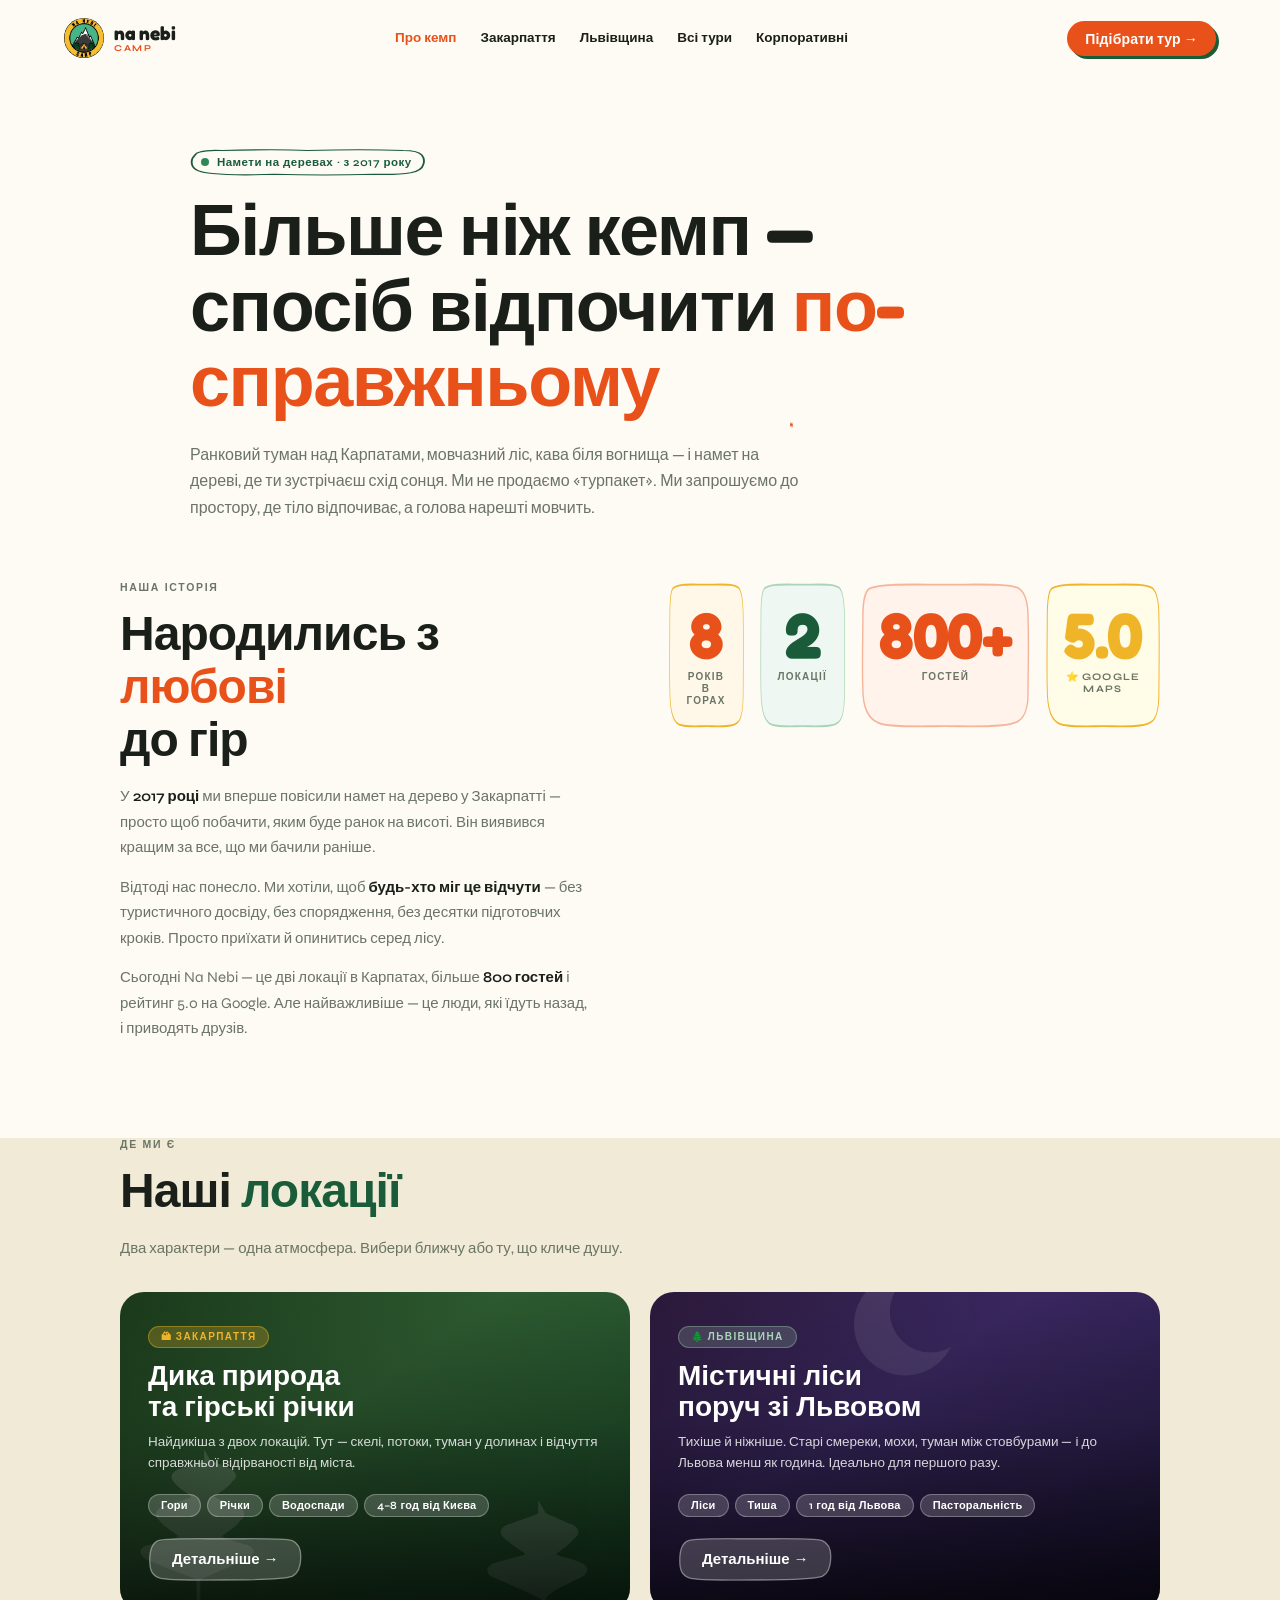
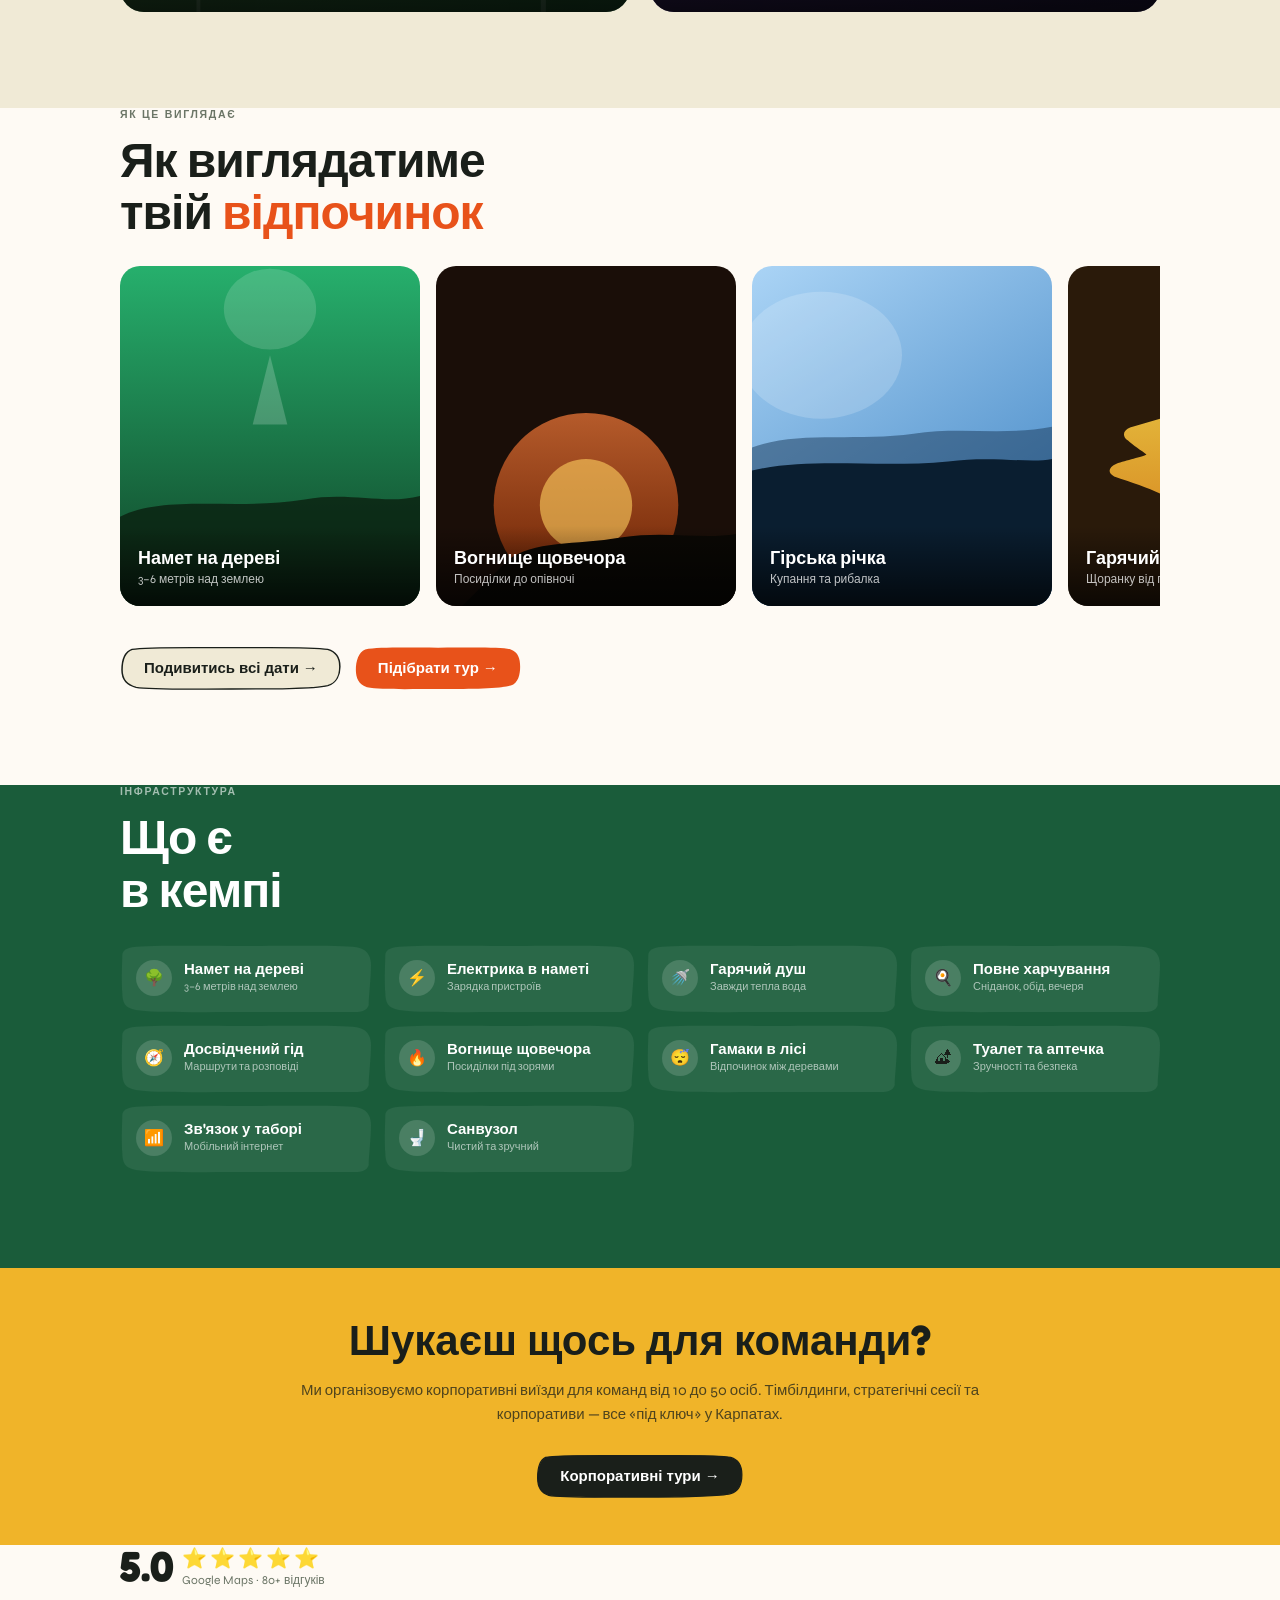
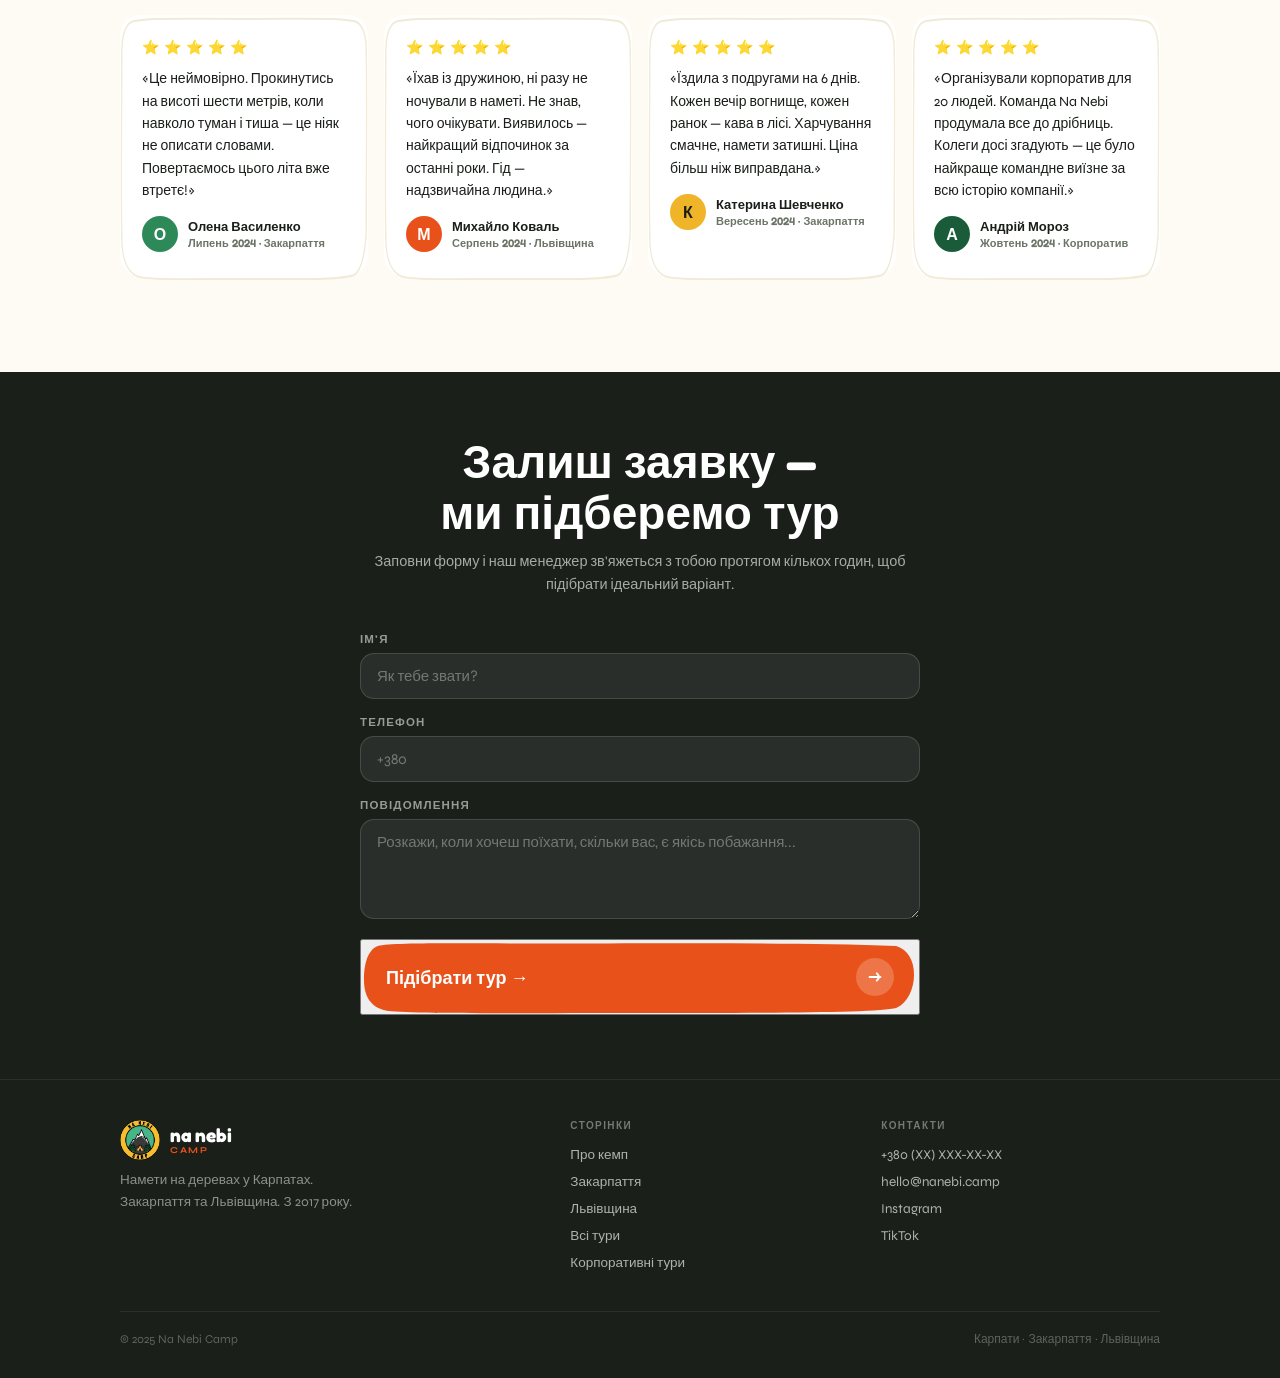
<file: pro-kemp.html>
<!DOCTYPE html>
<html lang="uk">
<head>
<meta charset="UTF-8">
<meta name="viewport" content="width=device-width, initial-scale=1.0">
<title>Про кемп — Na Nebi Camp</title>
<link rel="preconnect" href="https://fonts.googleapis.com">
<link rel="preconnect" href="https://fonts.gstatic.com" crossorigin>
<link href="https://fonts.googleapis.com/css2?family=Fredoka:wght@400;500;600;700&family=Syne:wght@400;500;600;700;800&display=swap" rel="stylesheet">
<link rel="stylesheet" href="shared.css">
<style>
*, *::before, *::after { box-sizing: border-box; margin: 0; padding: 0; }

:root {
  --orange:   #E8521A;
  --yellow:   #F0B429;
  --yellow-lt:#FFD966;
  --green:    #1A5C3A;
  --green-md: #2D8A58;
  --green-lt: #A8D5B8;
  --bg:       #FEFAF4;
  --ink:      #1A1F1A;
  --muted:    #6B7566;
  --cream:    #F0EAD6;
}

html, body {
  width: 100%;
  background: var(--bg);
  font-family: 'Syne', sans-serif;
  color: var(--ink);
  overflow-x: hidden;
}

@keyframes fadeUp {
  from { opacity: 0; transform: translateY(22px); }
  to   { opacity: 1; transform: translateY(0); }
}
@keyframes pulseDot {
  0%,100% { transform: scale(1); opacity:1; }
  50%     { transform: scale(1.5); opacity:.6; }
}
@keyframes floatBlob {
  0%,100% { transform: translateY(0) rotate(0deg); }
  50%     { transform: translateY(-6px) rotate(2deg); }
}
@keyframes draw300 { from { stroke-dashoffset: 300; } to { stroke-dashoffset: 0; } }

.reveal {
  opacity: 0;
  transform: translateY(28px);
  transition: opacity .6s ease, transform .6s ease;
}
.reveal.visible {
  opacity: 1;
  transform: translateY(0);
}

/* ─── NAV ─── */
.nav {
  position: sticky;
  top: 0;
  z-index: 100;
  background: transparent;
  border-bottom: 1px solid transparent;
  display: flex;
  align-items: center;
  justify-content: space-between;
  padding: 14px 20px;
}
.logo { display: flex; align-items: center; gap: 10px; text-decoration: none; }
.logo-img { width: 40px; height: 40px; border-radius: 50%; object-fit: cover; }
.logo-text { display: flex; flex-direction: column; }
.logo-name { font-family: 'Fredoka', sans-serif; font-size: 19px; font-weight: 700; color: var(--ink); line-height: 1; }
.logo-sub  { font-family: 'Syne', sans-serif; font-size: 9px; font-weight: 700; color: var(--orange); letter-spacing: .18em; text-transform: uppercase; margin-top: 2px; }

.nav-links { display: none; gap: 24px; align-items: center; }
.nav-links a { font-family: 'Syne', sans-serif; font-size: 13.5px; font-weight: 600; color: var(--ink); text-decoration: none; transition: color .15s; }
.nav-links a:hover, .nav-links a.active { color: var(--orange); }

.nav-hamburger { display: flex; flex-direction: column; gap: 5px; cursor: pointer; padding: 4px; }
.nav-hamburger span { display: block; width: 22px; height: 2px; background: var(--ink); border-radius: 2px; transition: .2s; }

.nav-cta-wrap { display: none; }
.nav-cta {
  font-family: 'Fredoka', sans-serif; font-size: 14px; font-weight: 600;
  color: white; background: var(--orange); padding: 9px 18px;
  border-radius: 50px; cursor: pointer; letter-spacing: .01em;
  box-shadow: 3px 3px 0 var(--green); transition: transform .15s, box-shadow .15s;
  text-decoration: none; white-space: nowrap;
}
.nav-cta:hover { transform: translate(-1px,-1px); box-shadow: 4px 4px 0 var(--green); }

/* Mobile menu */
.mobile-menu {
  display: none;
  position: fixed;
  inset: 0;
  background: var(--bg);
  z-index: 200;
  flex-direction: column;
  padding: 24px 24px 40px;
}
.mobile-menu.open { display: flex; }
.mobile-menu-close { align-self: flex-end; font-size: 28px; cursor: pointer; color: var(--ink); line-height: 1; }
.mobile-menu nav { display: flex; flex-direction: column; gap: 8px; margin-top: 24px; }
.mobile-menu nav a { font-family: 'Fredoka', sans-serif; font-size: 32px; font-weight: 700; color: var(--ink); text-decoration: none; padding: 8px 0; border-bottom: 1px solid rgba(26,31,26,.08); }
.mobile-menu nav a:hover { color: var(--orange); }
.mobile-menu .mm-cta { margin-top: 32px; }

/* ─── HERO ─── */
.hero {
  padding: 60px 20px 48px;
  width: min(100%, 940px);
  margin: 0 auto;
}
.hero-tag {
  display: inline-flex; align-items: center; gap: 8px;
  position: relative; padding: 6px 14px 6px 11px; margin-bottom: 16px;
}
.hero-tag svg.bb { position:absolute;inset:0;width:100%;height:100%;overflow:visible; }
.tag-dot { width:8px;height:8px;background:var(--green-md);border-radius:50%;flex-shrink:0;animation:pulseDot 2s infinite;position:relative;z-index:1; }
.tag-text { font-family:'Syne',sans-serif;font-size:11.5px;font-weight:600;color:var(--green);letter-spacing:.04em;white-space:nowrap;position:relative;z-index:1; }

.hero h1 {
  font-family: 'Fredoka', sans-serif;
  font-size: clamp(36px, 9vw, 72px);
  font-weight: 700;
  line-height: 1.05;
  letter-spacing: -.02em;
  color: var(--ink);
  margin-bottom: 24px;
}
.hero h1 em {
  font-style: normal;
  color: var(--orange);
  position: relative;
}
.hero h1 em svg {
  position: absolute; bottom: -6px; left: -2px;
  width: calc(100% + 4px); height: 10px; overflow: visible;
}
.hero h1 em path { stroke-dasharray: 300; stroke-dashoffset: 300; animation: draw300 1.2s .6s ease forwards; }

.hero-desc {
  font-family: 'Syne', sans-serif;
  font-size: 16px;
  font-weight: 400;
  line-height: 1.65;
  color: var(--muted);
  max-width: 620px;
}

/* ─── SECTION COMMON ─── */
section { padding: 56px 20px; }
section + section { padding-top: 0; }
.section-inner { max-width: 1040px; margin: 0 auto; }

.section-label {
  font-family: 'Syne', sans-serif; font-size: 10.5px; font-weight: 700;
  color: var(--muted); letter-spacing: .16em; text-transform: uppercase; margin-bottom: 12px;
}
.section-title {
  font-family: 'Fredoka', sans-serif;
  font-size: clamp(28px, 6vw, 48px);
  font-weight: 700; line-height: 1.1; letter-spacing: -.02em;
  color: var(--ink); margin-bottom: 20px;
}
.section-title .accent { color: var(--orange); }
.section-title .green  { color: var(--green); }

/* ─── STORY + STATS ─── */
.story-section { background: var(--bg); }

.story-grid {
  display: grid;
  gap: 40px;
  align-items: start;
}

.story-text {
  font-size: 15px; line-height: 1.7; color: var(--muted);
}
.story-text p + p { margin-top: 14px; }
.story-text strong { color: var(--ink); font-weight: 600; }

.stats-grid {
  display: grid;
  grid-template-columns: repeat(2, 1fr);
  gap: 16px;
}
.stat-card {
  position: relative;
  padding: 22px 18px 18px;
  text-align: center;
}
.stat-card svg.card-bg { position:absolute;inset:0;width:100%;height:100%;overflow:visible; }
.stat-card-inner { position: relative; z-index: 1; }
.stat-big {
  font-family: 'Fredoka', sans-serif;
  font-size: clamp(40px, 10vw, 64px);
  font-weight: 700; line-height: 1; letter-spacing: -.02em;
}
.stat-desc {
  font-family: 'Syne', sans-serif;
  font-size: 10px; font-weight: 700;
  color: var(--muted); letter-spacing: .12em; text-transform: uppercase; margin-top: 4px;
}

/* ─── LOCATIONS ─── */
.locations-section { background: var(--cream); }
.locations-grid {
  display: grid;
  gap: 20px;
  margin-top: 32px;
}
.loc-card {
  position: relative;
  border-radius: 24px;
  overflow: hidden;
  padding: 32px 28px;
  min-height: 320px;
  display: flex;
  flex-direction: column;
  justify-content: flex-end;
}
.loc-card-bg {
  position: absolute; inset: 0;
  z-index: 0;
}
.loc-card-overlay {
  position: absolute; inset: 0; z-index: 1;
}
.loc-card-content { position: relative; z-index: 2; }
.loc-badge {
  display: inline-block;
  font-family: 'Syne', sans-serif; font-size: 10px; font-weight: 700;
  letter-spacing: .14em; text-transform: uppercase;
  padding: 4px 12px; border-radius: 20px; margin-bottom: 12px;
}
.loc-card h3 {
  font-family: 'Fredoka', sans-serif;
  font-size: 28px; font-weight: 700; color: white; line-height: 1.1;
  margin-bottom: 10px;
}
.loc-card p {
  font-family: 'Syne', sans-serif;
  font-size: 13.5px; line-height: 1.55; color: rgba(255,255,255,.82);
  margin-bottom: 20px;
}
.loc-traits {
  display: flex; flex-wrap: wrap; gap: 6px; margin-bottom: 20px;
}
.loc-trait {
  background: rgba(255,255,255,.18);
  border: 1px solid rgba(255,255,255,.28);
  border-radius: 20px;
  padding: 4px 12px;
  font-family: 'Syne', sans-serif; font-size: 11px; font-weight: 600;
  color: white; letter-spacing: .02em;
}
.btn-organic {
  position: relative;
  display: inline-flex; align-items: center; gap: 8px;
  padding: 12px 24px;
  font-family: 'Fredoka', sans-serif; font-size: 15px; font-weight: 600;
  text-decoration: none; cursor: pointer;
  transition: transform .15s;
}
.btn-organic:hover { transform: translateY(-2px); }
.btn-organic svg.btn-bg { position:absolute;inset:0;width:100%;height:100%;overflow:visible; }
.btn-organic span { position: relative; z-index: 1; }

/* ─── CAROUSEL SECTION ─── */
.carousel-section { background: var(--bg); }
.photo-carousel {
  display: flex;
  gap: 16px;
  overflow-x: auto;
  padding-bottom: 12px;
  margin-top: 28px;
  scroll-snap-type: x mandatory;
  -webkit-overflow-scrolling: touch;
}
.photo-carousel::-webkit-scrollbar { height: 4px; }
.photo-carousel::-webkit-scrollbar-track { background: var(--cream); border-radius: 2px; }
.photo-carousel::-webkit-scrollbar-thumb { background: var(--green-lt); border-radius: 2px; }

.photo-card {
  flex: 0 0 260px;
  scroll-snap-align: start;
  border-radius: 20px;
  overflow: hidden;
  position: relative;
  min-height: 340px;
  display: flex;
  flex-direction: column;
  justify-content: flex-end;
}
.photo-card-vis {
  position: absolute; inset: 0;
}
.photo-card-label {
  position: relative; z-index: 1;
  padding: 20px 18px;
  background: linear-gradient(to top, rgba(0,0,0,.7) 0%, transparent 100%);
}
.photo-card-label h4 { font-family: 'Fredoka', sans-serif; font-size: 18px; color: white; font-weight: 600; }
.photo-card-label p  { font-family: 'Syne', sans-serif; font-size: 12px; color: rgba(255,255,255,.75); margin-top: 3px; }

.carousel-ctas {
  display: flex; flex-wrap: wrap; gap: 12px;
  margin-top: 28px;
}

/* ─── AMENITIES ─── */
.amenities-section { background: var(--green); }
.amenities-section .section-title { color: white; }
.amenities-section .section-label { color: rgba(255,255,255,.6); }

.amenities-grid {
  display: grid;
  grid-template-columns: repeat(2, 1fr);
  gap: 12px;
  margin-top: 28px;
}
.amenity-item {
  display: flex; align-items: flex-start; gap: 12px;
  padding: 16px;
  position: relative;
}
.amenity-item svg.item-bg { position:absolute;inset:0;width:100%;height:100%;overflow:visible; }
.amenity-icon {
  width: 36px; height: 36px;
  background: rgba(255,255,255,.15);
  border-radius: 50%;
  display: flex; align-items: center; justify-content: center;
  flex-shrink: 0; position: relative; z-index: 1;
  font-size: 16px;
}
.amenity-text { position: relative; z-index: 1; }
.amenity-text strong { font-family: 'Fredoka', sans-serif; font-size: 15px; font-weight: 600; color: white; display: block; line-height: 1.2; }
.amenity-text small  { font-family: 'Syne', sans-serif; font-size: 11px; color: rgba(255,255,255,.62); margin-top: 2px; display: block; }

/* ─── CORPORATE BLOCK ─── */
.corp-section { background: var(--yellow); padding: 48px 20px; }
.corp-inner {
  max-width: 700px; margin: 0 auto; text-align: center;
}
.corp-inner h2 {
  font-family: 'Fredoka', sans-serif;
  font-size: clamp(26px, 6vw, 42px);
  font-weight: 700; color: var(--ink); margin-bottom: 14px; line-height: 1.15;
}
.corp-inner p {
  font-size: 15px; color: var(--ink); opacity: .75; line-height: 1.6; margin-bottom: 28px;
}

/* ─── REVIEWS ─── */
.reviews-section { background: var(--bg); }
.reviews-header {
  display: flex; align-items: center; gap: 16px; margin-bottom: 28px; flex-wrap: wrap;
}
.reviews-score {
  display: flex; align-items: center; gap: 8px;
}
.score-num {
  font-family: 'Fredoka', sans-serif; font-size: 42px; font-weight: 700; color: var(--ink); line-height: 1;
}
.score-stars { display: flex; gap: 3px; }
.score-stars span { font-size: 20px; }
.score-meta { font-family: 'Syne', sans-serif; font-size: 12px; color: var(--muted); margin-top: 2px; }

.reviews-grid {
  display: grid;
  gap: 16px;
}
.review-card {
  position: relative;
  padding: 24px 22px;
}
.review-card svg.card-bg { position:absolute;inset:0;width:100%;height:100%;overflow:visible; }
.review-card-inner { position: relative; z-index: 1; }
.review-stars { display: flex; gap: 3px; margin-bottom: 12px; }
.review-stars span { font-size: 14px; }
.review-text {
  font-family: 'Syne', sans-serif; font-size: 14px; line-height: 1.6; color: var(--ink); margin-bottom: 14px;
}
.review-author { display: flex; align-items: center; gap: 10px; }
.review-avatar {
  width: 36px; height: 36px; border-radius: 50%; flex-shrink: 0;
  display: flex; align-items: center; justify-content: center;
  font-family: 'Fredoka', sans-serif; font-size: 16px; font-weight: 700; color: white;
}
.review-name { font-family: 'Syne', sans-serif; font-size: 13px; font-weight: 700; color: var(--ink); }
.review-date { font-size: 11px; color: var(--muted); margin-top: 1px; }

/* ─── CTA FORM ─── */
.cta-section { background: var(--ink); padding: 64px 20px; }
.cta-section-inner { max-width: 560px; margin: 0 auto; text-align: center; }
.cta-section h2 {
  font-family: 'Fredoka', sans-serif;
  font-size: clamp(28px, 6vw, 46px);
  font-weight: 700; color: white; line-height: 1.1; margin-bottom: 12px;
}
.cta-section .sub {
  font-size: 14.5px; color: rgba(255,255,255,.62); line-height: 1.6; margin-bottom: 36px;
}

.form-group { margin-bottom: 16px; text-align: left; }
.form-group label {
  display: block; font-family: 'Syne', sans-serif; font-size: 11.5px; font-weight: 700;
  color: rgba(255,255,255,.55); letter-spacing: .1em; text-transform: uppercase; margin-bottom: 7px;
}
.form-group input,
.form-group textarea {
  width: 100%;
  background: rgba(255,255,255,.07);
  border: 1.5px solid rgba(255,255,255,.14);
  border-radius: 14px;
  padding: 13px 16px;
  font-family: 'Syne', sans-serif; font-size: 15px; color: white;
  outline: none; transition: border-color .2s;
  -webkit-appearance: none;
}
.form-group input::placeholder,
.form-group textarea::placeholder { color: rgba(255,255,255,.35); }
.form-group input:focus,
.form-group textarea:focus { border-color: var(--orange); }
.form-group textarea { resize: vertical; min-height: 100px; }

.submit-btn {
  position: relative; width: 100%;
  padding: 17px 24px;
  display: flex; align-items: center; justify-content: space-between;
  cursor: pointer; transition: transform .15s;
  margin-top: 8px;
}
.submit-btn:hover { transform: translateY(-2px); }
.submit-btn svg.btn-bg { position:absolute;inset:0;width:100%;height:100%;overflow:visible; }
.submit-btn-text {
  position: relative; z-index: 1;
  font-family: 'Fredoka', sans-serif; font-size: 18px; font-weight: 700; color: white;
}
.submit-btn-arrow {
  position: relative; z-index: 1;
  width: 38px; height: 38px; border-radius: 50%;
  background: rgba(255,255,255,.2);
  display: flex; align-items: center; justify-content: center;
}

/* ─── FOOTER ─── */
.footer {
  background: var(--ink);
  border-top: 1px solid rgba(255,255,255,.07);
  padding: 40px 20px 32px;
}
.footer-inner { max-width: 1040px; margin: 0 auto; }
.footer-top {
  display: grid; gap: 32px; margin-bottom: 32px;
}
.footer-logo a { text-decoration: none; }
.footer-desc {
  font-size: 13.5px; color: rgba(255,255,255,.5); line-height: 1.6; margin-top: 10px; max-width: 260px;
}
.footer-links h4 {
  font-family: 'Syne', sans-serif; font-size: 10px; font-weight: 700;
  color: rgba(255,255,255,.4); letter-spacing: .14em; text-transform: uppercase; margin-bottom: 12px;
}
.footer-links ul { list-style: none; display: flex; flex-direction: column; gap: 8px; }
.footer-links ul a {
  font-family: 'Syne', sans-serif; font-size: 13.5px; color: rgba(255,255,255,.65);
  text-decoration: none; transition: color .15s;
}
.footer-links ul a:hover { color: var(--orange); }
.footer-bottom {
  border-top: 1px solid rgba(255,255,255,.07);
  padding-top: 20px;
  display: flex; flex-direction: column; gap: 8px;
  font-family: 'Syne', sans-serif; font-size: 12px; color: rgba(255,255,255,.3);
}

/* ─── DESKTOP ─── */
@media (min-width: 768px) {
  .nav { padding: 16px 40px; }
  .nav-links { display: flex; }
  .nav-hamburger { display: none; }
  .nav-cta-wrap { display: block; }
  section { padding: 80px 40px; }
  .story-grid { grid-template-columns: 1fr 1fr; gap: 60px; }
  .stats-grid { grid-template-columns: repeat(2, 1fr); }
  .locations-grid { grid-template-columns: repeat(2, 1fr); }
  .reviews-grid { grid-template-columns: repeat(2, 1fr); }
  .amenities-grid { grid-template-columns: repeat(3, 1fr); }
  .photo-card { flex: 0 0 300px; }
  .footer-top { grid-template-columns: 1.5fr 1fr 1fr; }
  .footer-bottom { flex-direction: row; justify-content: space-between; }
}
@media (min-width: 1024px) {
  .nav { padding: 18px 64px; }
  section { padding: 96px 64px; }
  .stats-grid { grid-template-columns: repeat(4, 1fr); }
  .amenities-grid { grid-template-columns: repeat(4, 1fr); }
  .reviews-grid { grid-template-columns: repeat(4, 1fr); }
  .story-grid { grid-template-columns: 1.2fr 1fr; gap: 80px; }
}
</style>
</head>
<body>

<!-- ══ MOBILE MENU ══ -->
<div class="mobile-menu" id="mobileMenu">
  <span class="mobile-menu-close" id="menuClose">✕</span>
  <nav>
    <a href="pro-kemp.html" class="active">Про кемп</a>
    <a href="zakarpattya.html">Закарпаття</a>
    <a href="lvivshyna.html">Львівщина</a>
    <a href="vsi-turi.html">Всі тури</a>
    <a href="korporatyvni.html">Корпоративні</a>
  </nav>
  <div class="mm-cta">
    <a href="vsi-turi.html" class="nav-cta">Підібрати тур →</a>
  </div>
</div>

<!-- ══ NAV ══ -->
<nav class="nav">
  <a class="logo" href="index.html">
    <img class="logo-img" src="logo.jpg" alt="Na Nebi Camp">
    <div class="logo-text">
      <span class="logo-name">na nebi</span>
      <span class="logo-sub">camp</span>
    </div>
  </a>

  <div class="nav-links">
    <a href="pro-kemp.html" class="active">Про кемп</a>
    <a href="zakarpattya.html">Закарпаття</a>
    <a href="lvivshyna.html">Львівщина</a>
    <a href="vsi-turi.html">Всі тури</a>
    <a href="korporatyvni.html">Корпоративні</a>
  </div>

  <div style="display:flex;align-items:center;gap:12px;">
    <div class="nav-cta-wrap">
      <a href="vsi-turi.html" class="nav-cta">Підібрати тур →</a>
    </div>
    <div class="nav-hamburger" id="menuOpen">
      <span></span><span></span><span></span>
    </div>
  </div>
</nav>

<!-- ══ HERO ══ -->
<section class="hero" style="padding-top:72px;padding-bottom:60px;">
  <div class="hero-tag reveal">
    <svg class="bb" viewBox="0 0 190 34" fill="none" preserveAspectRatio="none">
      <path d="M8 4 Q14 1 26 2 Q70 0 95 2 Q140 0 172 2 Q184 2 187 8 Q190 14 188 21 Q187 28 178 31 Q168 34 148 33 Q108 35 68 33 Q36 35 18 32 Q4 30 2 22 Q0 14 4 8 Q5 5 8 4 Z" stroke="#1A5C3A" stroke-width="1.5" fill="none"/>
    </svg>
    <div class="tag-dot"></div>
    <span class="tag-text">Намети на деревах · з 2017 року</span>
  </div>

  <h1 class="reveal" style="transition-delay:.1s">
    Більше ніж кемп —<br>
    спосіб відпочити <em>по-справжньому
      <svg viewBox="0 0 420 10" fill="none" preserveAspectRatio="none">
        <path d="M2 6 C40 1 85 10 130 6 C175 2 220 10 265 6 C310 2 355 9 418 5" stroke="#E8521A" stroke-width="3" stroke-linecap="round" fill="none"/>
      </svg>
    </em>
  </h1>

  <p class="hero-desc reveal" style="transition-delay:.2s">
    Ранковий туман над Карпатами, мовчазний ліс, кава біля вогнища — і намет на дереві, де ти зустрічаєш схід сонця. Ми не продаємо «турпакет». Ми запрошуємо до простору, де тіло відпочиває, а голова нарешті мовчить.
  </p>
</section>

<!-- ══ STORY + STATS ══ -->
<section class="story-section">
  <div class="section-inner">
    <div class="story-grid">
      <div class="reveal">
        <p class="section-label">Наша історія</p>
        <h2 class="section-title">Народились з <span class="accent">любові</span><br>до гір</h2>
        <div class="story-text">
          <p>У <strong>2017 році</strong> ми вперше повісили намет на дерево у Закарпатті — просто щоб побачити, яким буде ранок на висоті. Він виявився кращим за все, що ми бачили раніше.</p>
          <p>Відтоді нас понесло. Ми хотіли, щоб <strong>будь-хто міг це відчути</strong> — без туристичного досвіду, без спорядження, без десятки підготовчих кроків. Просто приїхати й опинитись серед лісу.</p>
          <p>Сьогодні Na Nebi — це дві локації в Карпатах, більше <strong>800 гостей</strong> і рейтинг 5.0 на Google. Але найважливіше — це люди, які їдуть назад, і приводять друзів.</p>
        </div>
      </div>

      <div class="stats-grid reveal" style="transition-delay:.15s">
        <div class="stat-card">
          <svg class="card-bg" viewBox="0 0 180 120" fill="none" preserveAspectRatio="none">
            <path d="M10 6 C22 2 52 3 90 3 C130 3 158 2 168 6 C176 10 178 20 178 30 C179 50 178 80 178 94 C178 106 174 116 164 118 C152 122 118 121 90 121 C62 121 28 122 18 118 C6 114 2 104 2 90 C1 76 2 46 2 30 C2 16 4 8 10 6 Z" fill="#FFF8E8" stroke="#F0B429" stroke-width="1.5"/>
          </svg>
          <div class="stat-card-inner">
            <div class="stat-big" style="color:var(--orange)">8</div>
            <div class="stat-desc">років в горах</div>
          </div>
        </div>

        <div class="stat-card">
          <svg class="card-bg" viewBox="0 0 180 120" fill="none" preserveAspectRatio="none">
            <path d="M10 6 C22 2 52 3 90 3 C130 3 158 2 168 6 C176 10 178 20 178 30 C179 50 178 80 178 94 C178 106 174 116 164 118 C152 122 118 121 90 121 C62 121 28 122 18 118 C6 114 2 104 2 90 C1 76 2 46 2 30 C2 16 4 8 10 6 Z" fill="#EEF7F2" stroke="#A8D5B8" stroke-width="1.5"/>
          </svg>
          <div class="stat-card-inner">
            <div class="stat-big" style="color:var(--green)">2</div>
            <div class="stat-desc">локації</div>
          </div>
        </div>

        <div class="stat-card">
          <svg class="card-bg" viewBox="0 0 180 120" fill="none" preserveAspectRatio="none">
            <path d="M10 6 C22 2 52 3 90 3 C130 3 158 2 168 6 C176 10 178 20 178 30 C179 50 178 80 178 94 C178 106 174 116 164 118 C152 122 118 121 90 121 C62 121 28 122 18 118 C6 114 2 104 2 90 C1 76 2 46 2 30 C2 16 4 8 10 6 Z" fill="#FFF3EC" stroke="#E8521A" stroke-width="1.5" stroke-opacity=".4"/>
          </svg>
          <div class="stat-card-inner">
            <div class="stat-big" style="color:var(--orange)">800+</div>
            <div class="stat-desc">гостей</div>
          </div>
        </div>

        <div class="stat-card">
          <svg class="card-bg" viewBox="0 0 180 120" fill="none" preserveAspectRatio="none">
            <path d="M10 6 C22 2 52 3 90 3 C130 3 158 2 168 6 C176 10 178 20 178 30 C179 50 178 80 178 94 C178 106 174 116 164 118 C152 122 118 121 90 121 C62 121 28 122 18 118 C6 114 2 104 2 90 C1 76 2 46 2 30 C2 16 4 8 10 6 Z" fill="#FFFCE8" stroke="#F0B429" stroke-width="1.5"/>
          </svg>
          <div class="stat-card-inner">
            <div class="stat-big" style="color:var(--yellow)">5.0</div>
            <div class="stat-desc">⭐ Google Maps</div>
          </div>
        </div>
      </div>
    </div>
  </div>
</section>

<!-- ══ LOCATIONS ══ -->
<section class="locations-section">
  <div class="section-inner">
    <p class="section-label reveal">Де ми є</p>
    <h2 class="section-title reveal" style="transition-delay:.1s">Наші <span class="green">локації</span></h2>
    <p style="color:var(--muted);font-size:15px;max-width:560px;line-height:1.6;" class="reveal" style="transition-delay:.15s">
      Два характери — одна атмосфера. Вибери ближчу або ту, що кличе душу.
    </p>

    <div class="locations-grid">
      <!-- Закарпаття -->
      <div class="loc-card reveal" style="transition-delay:.1s">
        <div class="loc-card-bg" style="background: linear-gradient(145deg, #1A3A1A 0%, #2D5A30 40%, #1A4A28 100%);"></div>
        <!-- Decorative SVG trees -->
        <svg style="position:absolute;inset:0;width:100%;height:100%;opacity:.18;pointer-events:none;" viewBox="0 0 400 320" preserveAspectRatio="xMidYMid slice">
          <path d="M60 320 L60 260 C50 256 34 250 20 244 C14 240 15 235 22 233 C30 231 44 228 46 226 C42 223 34 218 31 214 C26 210 28 204 36 202 C44 199 54 197 56 195 C52 192 44 187 42 183 C38 179 42 174 50 172 C56 170 64 168 66 167 L66 158 L71 167 C74 168 80 170 84 172 C90 174 94 179 88 183 C86 187 78 192 74 195 C76 197 86 199 90 202 C98 204 100 210 94 214 C92 218 84 223 80 226 C82 228 94 231 100 233 C106 235 107 240 100 244 C86 250 72 256 63 260 L63 320 Z" fill="white"/>
          <path d="M330 320 L330 275 C320 270 306 264 292 258 C286 255 287 249 294 247 C302 244 316 242 318 240 C314 237 306 232 302 228 C296 224 298 218 307 216 C315 213 325 210 328 208 L328 198 L334 208 C338 210 346 213 352 216 C360 218 362 224 356 228 C353 232 346 237 342 240 C344 242 356 244 362 247 C368 249 368 255 362 258 C350 264 336 270 334 275 L334 320 Z" fill="white"/>
        </svg>
        <div class="loc-card-overlay" style="background: linear-gradient(to top, rgba(0,0,0,.75) 0%, rgba(0,0,0,.2) 60%, transparent 100%);"></div>
        <div class="loc-card-content">
          <div class="loc-badge" style="background:rgba(240,180,41,.25);color:#F0B429;border:1px solid rgba(240,180,41,.4);">🏔 Закарпаття</div>
          <h3>Дика природа<br>та гірські річки</h3>
          <p>Найдикіша з двох локацій. Тут — скелі, потоки, туман у долинах і відчуття справжньої відірваності від міста.</p>
          <div class="loc-traits">
            <span class="loc-trait">Гори</span>
            <span class="loc-trait">Річки</span>
            <span class="loc-trait">Водоспади</span>
            <span class="loc-trait">4–8 год від Києва</span>
          </div>
          <a href="zakarpattya.html" class="btn-organic" style="color:white;">
            <svg class="btn-bg" viewBox="0 0 180 48" fill="none" preserveAspectRatio="none">
              <path d="M12 4 C24 1 58 2 90 2 C124 2 158 1 168 4 C176 7 178 14 178 22 C178 30 176 40 168 44 C156 48 122 48 90 48 C58 48 26 49 14 46 C4 43 2 36 2 26 C2 16 4 7 12 4 Z" fill="rgba(255,255,255,.18)" stroke="rgba(255,255,255,.4)" stroke-width="1.5"/>
            </svg>
            <span>Детальніше →</span>
          </a>
        </div>
      </div>

      <!-- Львівщина -->
      <div class="loc-card reveal" style="transition-delay:.2s">
        <div class="loc-card-bg" style="background: linear-gradient(145deg, #2C1A3A 0%, #3A2860 40%, #221A40 100%);"></div>
        <svg style="position:absolute;inset:0;width:100%;height:100%;opacity:.15;pointer-events:none;" viewBox="0 0 400 320" preserveAspectRatio="xMidYMid slice">
          <circle cx="200" cy="60" r="40" fill="white" opacity=".6"/>
          <circle cx="220" cy="50" r="32" fill="#3A2860"/>
          <path d="M0 320 C60 280 120 295 180 285 C240 275 300 290 360 280 C380 276 400 280 400 280 L400 320 Z" fill="white" opacity=".06"/>
        </svg>
        <div class="loc-card-overlay" style="background: linear-gradient(to top, rgba(0,0,0,.8) 0%, rgba(0,0,0,.2) 60%, transparent 100%);"></div>
        <div class="loc-card-content">
          <div class="loc-badge" style="background:rgba(168,213,184,.2);color:#A8D5B8;border:1px solid rgba(168,213,184,.35);">🌲 Львівщина</div>
          <h3>Містичні ліси<br>поруч зі Львовом</h3>
          <p>Тихіше й ніжніше. Старі смереки, мохи, туман між стовбурами — і до Львова менш як година. Ідеально для першого разу.</p>
          <div class="loc-traits">
            <span class="loc-trait">Ліси</span>
            <span class="loc-trait">Тиша</span>
            <span class="loc-trait">1 год від Львова</span>
            <span class="loc-trait">Пасторальність</span>
          </div>
          <a href="lvivshyna.html" class="btn-organic" style="color:white;">
            <svg class="btn-bg" viewBox="0 0 180 48" fill="none" preserveAspectRatio="none">
              <path d="M12 4 C24 1 58 2 90 2 C124 2 158 1 168 4 C176 7 178 14 178 22 C178 30 176 40 168 44 C156 48 122 48 90 48 C58 48 26 49 14 46 C4 43 2 36 2 26 C2 16 4 7 12 4 Z" fill="rgba(255,255,255,.18)" stroke="rgba(255,255,255,.4)" stroke-width="1.5"/>
            </svg>
            <span>Детальніше →</span>
          </a>
        </div>
      </div>
    </div>
  </div>
</section>

<!-- ══ CAROUSEL ══ -->
<section class="carousel-section">
  <div class="section-inner">
    <p class="section-label reveal">Як це виглядає</p>
    <h2 class="section-title reveal" style="transition-delay:.1s">Як виглядатиме<br>твій <span class="accent">відпочинок</span></h2>

    <div class="photo-carousel reveal" style="transition-delay:.15s">
      <!-- Card 1 -->
      <div class="photo-card">
        <div class="photo-card-vis">
          <svg width="100%" height="100%" viewBox="0 0 260 340" preserveAspectRatio="xMidYMid slice">
            <defs>
              <linearGradient id="c1" x1="0" y1="0" x2="0" y2="1">
                <stop offset="0%" stop-color="#28B872"/>
                <stop offset="100%" stop-color="#0E3820"/>
              </linearGradient>
            </defs>
            <rect width="260" height="340" fill="url(#c1)"/>
            <ellipse cx="130" cy="60" rx="40" ry="35" fill="white" opacity=".15"/>
            <path d="M130 100 L115 160 L145 160 Z" fill="white" opacity=".2"/>
            <path d="M0 240 C40 220 100 235 160 225 C200 218 230 230 260 222 L260 340 L0 340 Z" fill="#0A2010" opacity=".8"/>
          </svg>
        </div>
        <div class="photo-card-label">
          <h4>Намет на дереві</h4>
          <p>3–6 метрів над землею</p>
        </div>
      </div>

      <!-- Card 2 -->
      <div class="photo-card">
        <div class="photo-card-vis">
          <svg width="100%" height="100%" viewBox="0 0 260 340" preserveAspectRatio="xMidYMid slice">
            <defs>
              <linearGradient id="c2" x1="0" y1="0" x2="0" y2="1">
                <stop offset="0%" stop-color="#F87C3A"/>
                <stop offset="100%" stop-color="#8A2800"/>
              </linearGradient>
            </defs>
            <rect width="260" height="340" fill="#1A0E08"/>
            <circle cx="130" cy="230" r="80" fill="url(#c2)" opacity=".7"/>
            <circle cx="130" cy="230" r="40" fill="#FFD060" opacity=".6"/>
            <path d="M60 280 C80 260 120 265 160 258 C200 252 230 260 260 255 L260 340 L0 340 Z" fill="#0A0804"/>
          </svg>
        </div>
        <div class="photo-card-label">
          <h4>Вогнище щовечора</h4>
          <p>Посиділки до опівночі</p>
        </div>
      </div>

      <!-- Card 3 -->
      <div class="photo-card">
        <div class="photo-card-vis">
          <svg width="100%" height="100%" viewBox="0 0 260 340" preserveAspectRatio="xMidYMid slice">
            <defs>
              <linearGradient id="c3" x1="0" y1="0" x2="0.5" y2="1">
                <stop offset="0%" stop-color="#B0D8F8"/>
                <stop offset="100%" stop-color="#4A8CC8"/>
              </linearGradient>
            </defs>
            <rect width="260" height="340" fill="url(#c3)"/>
            <path d="M0 180 C40 165 90 175 140 168 C180 162 220 170 260 162 L260 340 L0 340 Z" fill="#1A3A5A" opacity=".5"/>
            <path d="M0 200 C50 188 110 198 170 192 C210 187 240 194 260 190 L260 340 L0 340 Z" fill="#0A1E30"/>
            <ellipse cx="60" cy="100" rx="70" ry="55" fill="white" opacity=".18"/>
          </svg>
        </div>
        <div class="photo-card-label">
          <h4>Гірська річка</h4>
          <p>Купання та рибалка</p>
        </div>
      </div>

      <!-- Card 4 -->
      <div class="photo-card">
        <div class="photo-card-vis">
          <svg width="100%" height="100%" viewBox="0 0 260 340" preserveAspectRatio="xMidYMid slice">
            <defs>
              <linearGradient id="c4" x1="0" y1="0" x2="0" y2="1">
                <stop offset="0%" stop-color="#F8C840"/>
                <stop offset="100%" stop-color="#E07010"/>
              </linearGradient>
            </defs>
            <rect width="260" height="340" fill="#2A1A0A"/>
            <path d="M80 340 L80 220 C70 215 55 210 40 205 C34 202 35 197 42 194 C50 191 65 188 68 186 C64 183 56 178 52 174 C46 170 48 164 56 162 L80 155 L80 145 L84 155 L108 162 C116 164 118 170 112 174 C108 178 100 183 96 186 C99 188 112 191 118 194 C124 197 124 202 118 205 C106 210 90 215 84 220 L84 340 Z" fill="url(#c4)" opacity=".9"/>
          </svg>
        </div>
        <div class="photo-card-label">
          <h4>Гарячий сніданок</h4>
          <p>Щоранку від гіда</p>
        </div>
      </div>

      <!-- Card 5 -->
      <div class="photo-card">
        <div class="photo-card-vis">
          <svg width="100%" height="100%" viewBox="0 0 260 340" preserveAspectRatio="xMidYMid slice">
            <defs>
              <linearGradient id="c5" x1="0" y1="0" x2="0" y2="1">
                <stop offset="0%" stop-color="#7A4A1A"/>
                <stop offset="100%" stop-color="#3A1A08"/>
              </linearGradient>
            </defs>
            <rect width="260" height="340" fill="url(#c5)"/>
            <path d="M20 200 Q130 160 240 200 Q260 208 260 220 L260 340 L0 340 L0 220 Q4 208 20 200 Z" fill="#1A0A04"/>
            <ellipse cx="130" cy="190" rx="60" ry="40" fill="#A85C28" opacity=".4"/>
            <path d="M60 240 Q130 220 200 240 L200 340 L60 340 Z" fill="#200E04"/>
          </svg>
        </div>
        <div class="photo-card-label">
          <h4>Гамаки в лісі</h4>
          <p>Книга, тиша, обліки птахів</p>
        </div>
      </div>
    </div>

    <div class="carousel-ctas reveal" style="transition-delay:.2s">
      <a href="vsi-turi.html" class="btn-organic" style="color:var(--ink);">
        <svg class="btn-bg" viewBox="0 0 220 50" fill="none" preserveAspectRatio="none">
          <path d="M12 4 C26 1 70 2 110 2 C152 2 190 1 206 4 C215 7 218 15 218 24 C218 33 215 43 206 46 C192 50 150 50 110 50 C70 50 30 51 16 48 C5 45 2 37 2 28 C2 17 5 7 12 4 Z" fill="var(--cream)" stroke="var(--ink)" stroke-width="1.5"/>
        </svg>
        <span>Подивитись всі дати →</span>
      </a>
      <a href="vsi-turi.html" class="btn-organic" style="color:white;">
        <svg class="btn-bg" viewBox="0 0 180 50" fill="none" preserveAspectRatio="none">
          <path d="M12 4 C26 1 60 2 90 2 C122 2 158 1 168 4 C176 7 178 15 178 24 C178 33 176 43 168 46 C154 50 120 50 90 50 C60 50 28 51 14 48 C5 45 2 37 2 28 C2 17 5 7 12 4 Z" fill="var(--orange)"/>
        </svg>
        <span>Підібрати тур →</span>
      </a>
    </div>
  </div>
</section>

<!-- ══ AMENITIES ══ -->
<section class="amenities-section">
  <div class="section-inner">
    <p class="section-label reveal">Інфраструктура</p>
    <h2 class="section-title reveal" style="transition-delay:.1s">Що є<br>в кемпі</h2>

    <div class="amenities-grid">
      <div class="amenity-item reveal">
        <svg class="item-bg" viewBox="0 0 220 70" fill="none" preserveAspectRatio="none">
          <path d="M8 4 C18 1 55 2 110 2 C165 2 200 1 210 4 C218 7 220 14 220 22 C220 35 218 55 218 62 C218 66 214 70 208 70 C194 70 150 70 110 70 C70 70 28 71 14 68 C4 66 2 60 2 50 C1 38 2 18 2 12 C2 7 5 5 8 4 Z" fill="rgba(255,255,255,.07)"/>
        </svg>
        <div class="amenity-icon">🌳</div>
        <div class="amenity-text">
          <strong>Намет на дереві</strong>
          <small>3–6 метрів над землею</small>
        </div>
      </div>

      <div class="amenity-item reveal" style="transition-delay:.05s">
        <svg class="item-bg" viewBox="0 0 220 70" fill="none" preserveAspectRatio="none">
          <path d="M8 4 C18 1 55 2 110 2 C165 2 200 1 210 4 C218 7 220 14 220 22 C220 35 218 55 218 62 C218 66 214 70 208 70 C194 70 150 70 110 70 C70 70 28 71 14 68 C4 66 2 60 2 50 C1 38 2 18 2 12 C2 7 5 5 8 4 Z" fill="rgba(255,255,255,.07)"/>
        </svg>
        <div class="amenity-icon">⚡</div>
        <div class="amenity-text">
          <strong>Електрика в наметі</strong>
          <small>Зарядка пристроїв</small>
        </div>
      </div>

      <div class="amenity-item reveal" style="transition-delay:.1s">
        <svg class="item-bg" viewBox="0 0 220 70" fill="none" preserveAspectRatio="none">
          <path d="M8 4 C18 1 55 2 110 2 C165 2 200 1 210 4 C218 7 220 14 220 22 C220 35 218 55 218 62 C218 66 214 70 208 70 C194 70 150 70 110 70 C70 70 28 71 14 68 C4 66 2 60 2 50 C1 38 2 18 2 12 C2 7 5 5 8 4 Z" fill="rgba(255,255,255,.07)"/>
        </svg>
        <div class="amenity-icon">🚿</div>
        <div class="amenity-text">
          <strong>Гарячий душ</strong>
          <small>Завжди тепла вода</small>
        </div>
      </div>

      <div class="amenity-item reveal" style="transition-delay:.15s">
        <svg class="item-bg" viewBox="0 0 220 70" fill="none" preserveAspectRatio="none">
          <path d="M8 4 C18 1 55 2 110 2 C165 2 200 1 210 4 C218 7 220 14 220 22 C220 35 218 55 218 62 C218 66 214 70 208 70 C194 70 150 70 110 70 C70 70 28 71 14 68 C4 66 2 60 2 50 C1 38 2 18 2 12 C2 7 5 5 8 4 Z" fill="rgba(255,255,255,.07)"/>
        </svg>
        <div class="amenity-icon">🍳</div>
        <div class="amenity-text">
          <strong>Повне харчування</strong>
          <small>Сніданок, обід, вечеря</small>
        </div>
      </div>

      <div class="amenity-item reveal" style="transition-delay:.2s">
        <svg class="item-bg" viewBox="0 0 220 70" fill="none" preserveAspectRatio="none">
          <path d="M8 4 C18 1 55 2 110 2 C165 2 200 1 210 4 C218 7 220 14 220 22 C220 35 218 55 218 62 C218 66 214 70 208 70 C194 70 150 70 110 70 C70 70 28 71 14 68 C4 66 2 60 2 50 C1 38 2 18 2 12 C2 7 5 5 8 4 Z" fill="rgba(255,255,255,.07)"/>
        </svg>
        <div class="amenity-icon">🧭</div>
        <div class="amenity-text">
          <strong>Досвідчений гід</strong>
          <small>Маршрути та розповіді</small>
        </div>
      </div>

      <div class="amenity-item reveal" style="transition-delay:.25s">
        <svg class="item-bg" viewBox="0 0 220 70" fill="none" preserveAspectRatio="none">
          <path d="M8 4 C18 1 55 2 110 2 C165 2 200 1 210 4 C218 7 220 14 220 22 C220 35 218 55 218 62 C218 66 214 70 208 70 C194 70 150 70 110 70 C70 70 28 71 14 68 C4 66 2 60 2 50 C1 38 2 18 2 12 C2 7 5 5 8 4 Z" fill="rgba(255,255,255,.07)"/>
        </svg>
        <div class="amenity-icon">🔥</div>
        <div class="amenity-text">
          <strong>Вогнище щовечора</strong>
          <small>Посиділки під зорями</small>
        </div>
      </div>

      <div class="amenity-item reveal" style="transition-delay:.3s">
        <svg class="item-bg" viewBox="0 0 220 70" fill="none" preserveAspectRatio="none">
          <path d="M8 4 C18 1 55 2 110 2 C165 2 200 1 210 4 C218 7 220 14 220 22 C220 35 218 55 218 62 C218 66 214 70 208 70 C194 70 150 70 110 70 C70 70 28 71 14 68 C4 66 2 60 2 50 C1 38 2 18 2 12 C2 7 5 5 8 4 Z" fill="rgba(255,255,255,.07)"/>
        </svg>
        <div class="amenity-icon">😴</div>
        <div class="amenity-text">
          <strong>Гамаки в лісі</strong>
          <small>Відпочинок між деревами</small>
        </div>
      </div>

      <div class="amenity-item reveal" style="transition-delay:.35s">
        <svg class="item-bg" viewBox="0 0 220 70" fill="none" preserveAspectRatio="none">
          <path d="M8 4 C18 1 55 2 110 2 C165 2 200 1 210 4 C218 7 220 14 220 22 C220 35 218 55 218 62 C218 66 214 70 208 70 C194 70 150 70 110 70 C70 70 28 71 14 68 C4 66 2 60 2 50 C1 38 2 18 2 12 C2 7 5 5 8 4 Z" fill="rgba(255,255,255,.07)"/>
        </svg>
        <div class="amenity-icon">🏕</div>
        <div class="amenity-text">
          <strong>Туалет та аптечка</strong>
          <small>Зручності та безпека</small>
        </div>
      </div>

      <div class="amenity-item reveal" style="transition-delay:.4s">
        <svg class="item-bg" viewBox="0 0 220 70" fill="none" preserveAspectRatio="none">
          <path d="M8 4 C18 1 55 2 110 2 C165 2 200 1 210 4 C218 7 220 14 220 22 C220 35 218 55 218 62 C218 66 214 70 208 70 C194 70 150 70 110 70 C70 70 28 71 14 68 C4 66 2 60 2 50 C1 38 2 18 2 12 C2 7 5 5 8 4 Z" fill="rgba(255,255,255,.07)"/>
        </svg>
        <div class="amenity-icon">📶</div>
        <div class="amenity-text">
          <strong>Зв'язок у таборі</strong>
          <small>Мобільний інтернет</small>
        </div>
      </div>

      <div class="amenity-item reveal" style="transition-delay:.45s">
        <svg class="item-bg" viewBox="0 0 220 70" fill="none" preserveAspectRatio="none">
          <path d="M8 4 C18 1 55 2 110 2 C165 2 200 1 210 4 C218 7 220 14 220 22 C220 35 218 55 218 62 C218 66 214 70 208 70 C194 70 150 70 110 70 C70 70 28 71 14 68 C4 66 2 60 2 50 C1 38 2 18 2 12 C2 7 5 5 8 4 Z" fill="rgba(255,255,255,.07)"/>
        </svg>
        <div class="amenity-icon">🚽</div>
        <div class="amenity-text">
          <strong>Санвузол</strong>
          <small>Чистий та зручний</small>
        </div>
      </div>
    </div>
  </div>
</section>

<!-- ══ CORPORATE BLOCK ══ -->
<section class="corp-section">
  <div class="corp-inner reveal">
    <h2>Шукаєш щось для команди?</h2>
    <p>Ми організовуємо корпоративні виїзди для команд від 10 до 50 осіб. Тімбілдинги, стратегічні сесії та корпоративи — все «під ключ» у Карпатах.</p>
    <a href="korporatyvni.html" class="btn-organic" style="color:var(--ink);display:inline-flex;">
      <svg class="btn-bg" viewBox="0 0 260 50" fill="none" preserveAspectRatio="none">
        <path d="M12 4 C28 1 80 2 130 2 C180 2 228 1 244 4 C255 7 258 15 258 24 C258 33 255 43 244 46 C228 50 178 50 130 50 C82 50 30 51 16 48 C5 45 2 37 2 28 C2 17 5 7 12 4 Z" fill="var(--ink)" stroke="var(--ink)" stroke-width="1.5"/>
      </svg>
      <span style="color:white;">Корпоративні тури →</span>
    </a>
  </div>
</section>

<!-- ══ REVIEWS ══ -->
<section class="reviews-section">
  <div class="section-inner">
    <div class="reviews-header reveal">
      <div class="reviews-score">
        <div class="score-num">5.0</div>
        <div>
          <div class="score-stars">
            <span>⭐</span><span>⭐</span><span>⭐</span><span>⭐</span><span>⭐</span>
          </div>
          <div class="score-meta">Google Maps · 80+ відгуків</div>
        </div>
      </div>
    </div>

    <div class="reviews-grid">
      <!-- Review 1 -->
      <div class="review-card reveal">
        <svg class="card-bg" viewBox="0 0 280 200" fill="none" preserveAspectRatio="none">
          <path d="M14 5 C28 2 70 3 140 3 C210 3 252 2 266 5 C276 8 278 18 278 28 C279 60 278 130 278 162 C278 176 274 196 264 199 C248 203 200 202 140 202 C80 202 34 203 20 200 C8 197 2 186 2 170 C1 140 2 60 2 30 C2 16 6 7 14 5 Z" fill="white" stroke="var(--cream)" stroke-width="1.5"/>
        </svg>
        <div class="review-card-inner">
          <div class="review-stars"><span>⭐</span><span>⭐</span><span>⭐</span><span>⭐</span><span>⭐</span></div>
          <p class="review-text">«Це неймовірно. Прокинутись на висоті шести метрів, коли навколо туман і тиша — це ніяк не описати словами. Повертаємось цього літа вже втретє!»</p>
          <div class="review-author">
            <div class="review-avatar" style="background:var(--green-md);">О</div>
            <div>
              <div class="review-name">Олена Василенко</div>
              <div class="review-date">Липень 2024 · Закарпаття</div>
            </div>
          </div>
        </div>
      </div>

      <!-- Review 2 -->
      <div class="review-card reveal" style="transition-delay:.1s">
        <svg class="card-bg" viewBox="0 0 280 200" fill="none" preserveAspectRatio="none">
          <path d="M14 5 C28 2 70 3 140 3 C210 3 252 2 266 5 C276 8 278 18 278 28 C279 60 278 130 278 162 C278 176 274 196 264 199 C248 203 200 202 140 202 C80 202 34 203 20 200 C8 197 2 186 2 170 C1 140 2 60 2 30 C2 16 6 7 14 5 Z" fill="white" stroke="var(--cream)" stroke-width="1.5"/>
        </svg>
        <div class="review-card-inner">
          <div class="review-stars"><span>⭐</span><span>⭐</span><span>⭐</span><span>⭐</span><span>⭐</span></div>
          <p class="review-text">«Їхав із дружиною, ні разу не ночували в наметі. Не знав, чого очікувати. Виявилось — найкращий відпочинок за останні роки. Гід — надзвичайна людина.»</p>
          <div class="review-author">
            <div class="review-avatar" style="background:var(--orange);">М</div>
            <div>
              <div class="review-name">Михайло Коваль</div>
              <div class="review-date">Серпень 2024 · Львівщина</div>
            </div>
          </div>
        </div>
      </div>

      <!-- Review 3 -->
      <div class="review-card reveal" style="transition-delay:.2s">
        <svg class="card-bg" viewBox="0 0 280 200" fill="none" preserveAspectRatio="none">
          <path d="M14 5 C28 2 70 3 140 3 C210 3 252 2 266 5 C276 8 278 18 278 28 C279 60 278 130 278 162 C278 176 274 196 264 199 C248 203 200 202 140 202 C80 202 34 203 20 200 C8 197 2 186 2 170 C1 140 2 60 2 30 C2 16 6 7 14 5 Z" fill="white" stroke="var(--cream)" stroke-width="1.5"/>
        </svg>
        <div class="review-card-inner">
          <div class="review-stars"><span>⭐</span><span>⭐</span><span>⭐</span><span>⭐</span><span>⭐</span></div>
          <p class="review-text">«Їздила з подругами на 6 днів. Кожен вечір вогнище, кожен ранок — кава в лісі. Харчування смачне, намети затишні. Ціна більш ніж виправдана.»</p>
          <div class="review-author">
            <div class="review-avatar" style="background:var(--yellow);color:var(--ink);">К</div>
            <div>
              <div class="review-name">Катерина Шевченко</div>
              <div class="review-date">Вересень 2024 · Закарпаття</div>
            </div>
          </div>
        </div>
      </div>

      <!-- Review 4 -->
      <div class="review-card reveal" style="transition-delay:.3s">
        <svg class="card-bg" viewBox="0 0 280 200" fill="none" preserveAspectRatio="none">
          <path d="M14 5 C28 2 70 3 140 3 C210 3 252 2 266 5 C276 8 278 18 278 28 C279 60 278 130 278 162 C278 176 274 196 264 199 C248 203 200 202 140 202 C80 202 34 203 20 200 C8 197 2 186 2 170 C1 140 2 60 2 30 C2 16 6 7 14 5 Z" fill="white" stroke="var(--cream)" stroke-width="1.5"/>
        </svg>
        <div class="review-card-inner">
          <div class="review-stars"><span>⭐</span><span>⭐</span><span>⭐</span><span>⭐</span><span>⭐</span></div>
          <p class="review-text">«Організували корпоратив для 20 людей. Команда Na Nebi продумала все до дрібниць. Колеги досі згадують — це було найкраще командне виїзне за всю історію компанії.»</p>
          <div class="review-author">
            <div class="review-avatar" style="background:var(--green);">А</div>
            <div>
              <div class="review-name">Андрій Мороз</div>
              <div class="review-date">Жовтень 2024 · Корпоратив</div>
            </div>
          </div>
        </div>
      </div>
    </div>
  </div>
</section>

<!-- ══ CTA FORM ══ -->
<section class="cta-section">
  <div class="cta-section-inner">
    <h2 class="reveal">Залиш заявку —<br>ми підберемо тур</h2>
    <p class="sub reveal" style="transition-delay:.1s">Заповни форму і наш менеджер зв'яжеться з тобою протягом кількох годин, щоб підібрати ідеальний варіант.</p>

    <form class="reveal" style="transition-delay:.2s" onsubmit="return false;">
      <div class="form-group">
        <label>Ім'я</label>
        <input type="text" placeholder="Як тебе звати?">
      </div>
      <div class="form-group">
        <label>Телефон</label>
        <input type="tel" placeholder="+380">
      </div>
      <div class="form-group">
        <label>Повідомлення</label>
        <textarea placeholder="Розкажи, коли хочеш поїхати, скільки вас, є якісь побажання..."></textarea>
      </div>
      <button class="submit-btn" type="submit">
        <svg class="btn-bg" viewBox="0 0 560 58" fill="none" preserveAspectRatio="none">
          <path d="M16 4 C32 1 100 2 200 2 C300 2 440 1 538 4 C550 7 556 16 556 27 C556 38 550 50 538 54 C520 58 400 58 280 58 C160 58 42 59 24 56 C8 53 2 44 2 31 C2 18 6 7 16 4 Z" fill="var(--orange)"/>
        </svg>
        <span class="submit-btn-text">Підібрати тур →</span>
        <div class="submit-btn-arrow">
          <svg viewBox="0 0 20 20" width="18" height="18" fill="none">
            <path d="M4 10 C8 10 12 10 16 10 M12 6 C14 8 16 10 12 14" stroke="white" stroke-width="2.2" stroke-linecap="round"/>
          </svg>
        </div>
      </button>
    </form>
  </div>
</section>

<!-- ══ FOOTER ══ -->
<footer class="footer">
  <div class="footer-inner">
    <div class="footer-top">
      <div class="footer-logo">
        <a href="index.html" class="logo">
          <img class="logo-img" src="logo.jpg" alt="Na Nebi">
          <div class="logo-text">
            <span class="logo-name" style="color:white;">na nebi</span>
            <span class="logo-sub">camp</span>
          </div>
        </a>
        <p class="footer-desc">Намети на деревах у Карпатах. Закарпаття та Львівщина. З 2017 року.</p>
      </div>
      <div class="footer-links">
        <h4>Сторінки</h4>
        <ul>
          <li><a href="pro-kemp.html">Про кемп</a></li>
          <li><a href="zakarpattya.html">Закарпаття</a></li>
          <li><a href="lvivshyna.html">Львівщина</a></li>
          <li><a href="vsi-turi.html">Всі тури</a></li>
          <li><a href="korporatyvni.html">Корпоративні тури</a></li>
        </ul>
      </div>
      <div class="footer-links">
        <h4>Контакти</h4>
        <ul>
          <li><a href="tel:+380XXXXXXXXX">+380 (XX) XXX-XX-XX</a></li>
          <li><a href="mailto:hello@nanebi.camp">hello@nanebi.camp</a></li>
          <li><a href="https://instagram.com/nanebi_camp" target="_blank" rel="noopener noreferrer">Instagram</a></li>
          <li><a href="https://www.tiktok.com/" target="_blank" rel="noopener noreferrer">TikTok</a></li>
        </ul>
      </div>
    </div>
    <div class="footer-bottom">
      <span>© 2025 Na Nebi Camp</span>
      <span>Карпати · Закарпаття · Львівщина</span>
    </div>
  </div>
</footer>

<script>
// Mobile menu
document.getElementById('menuOpen').addEventListener('click', () => {
  document.getElementById('mobileMenu').classList.add('open');
  document.body.style.overflow = 'hidden';
});
document.getElementById('menuClose').addEventListener('click', () => {
  document.getElementById('mobileMenu').classList.remove('open');
  document.body.style.overflow = '';
});

// Scroll reveal
const obs = new IntersectionObserver((entries) => {
  entries.forEach(e => {
    if (e.isIntersecting) { e.target.classList.add('visible'); }
  });
}, { threshold: 0.12 });
document.querySelectorAll('.reveal').forEach(el => obs.observe(el));
</script>
</body>
</html>
</file>
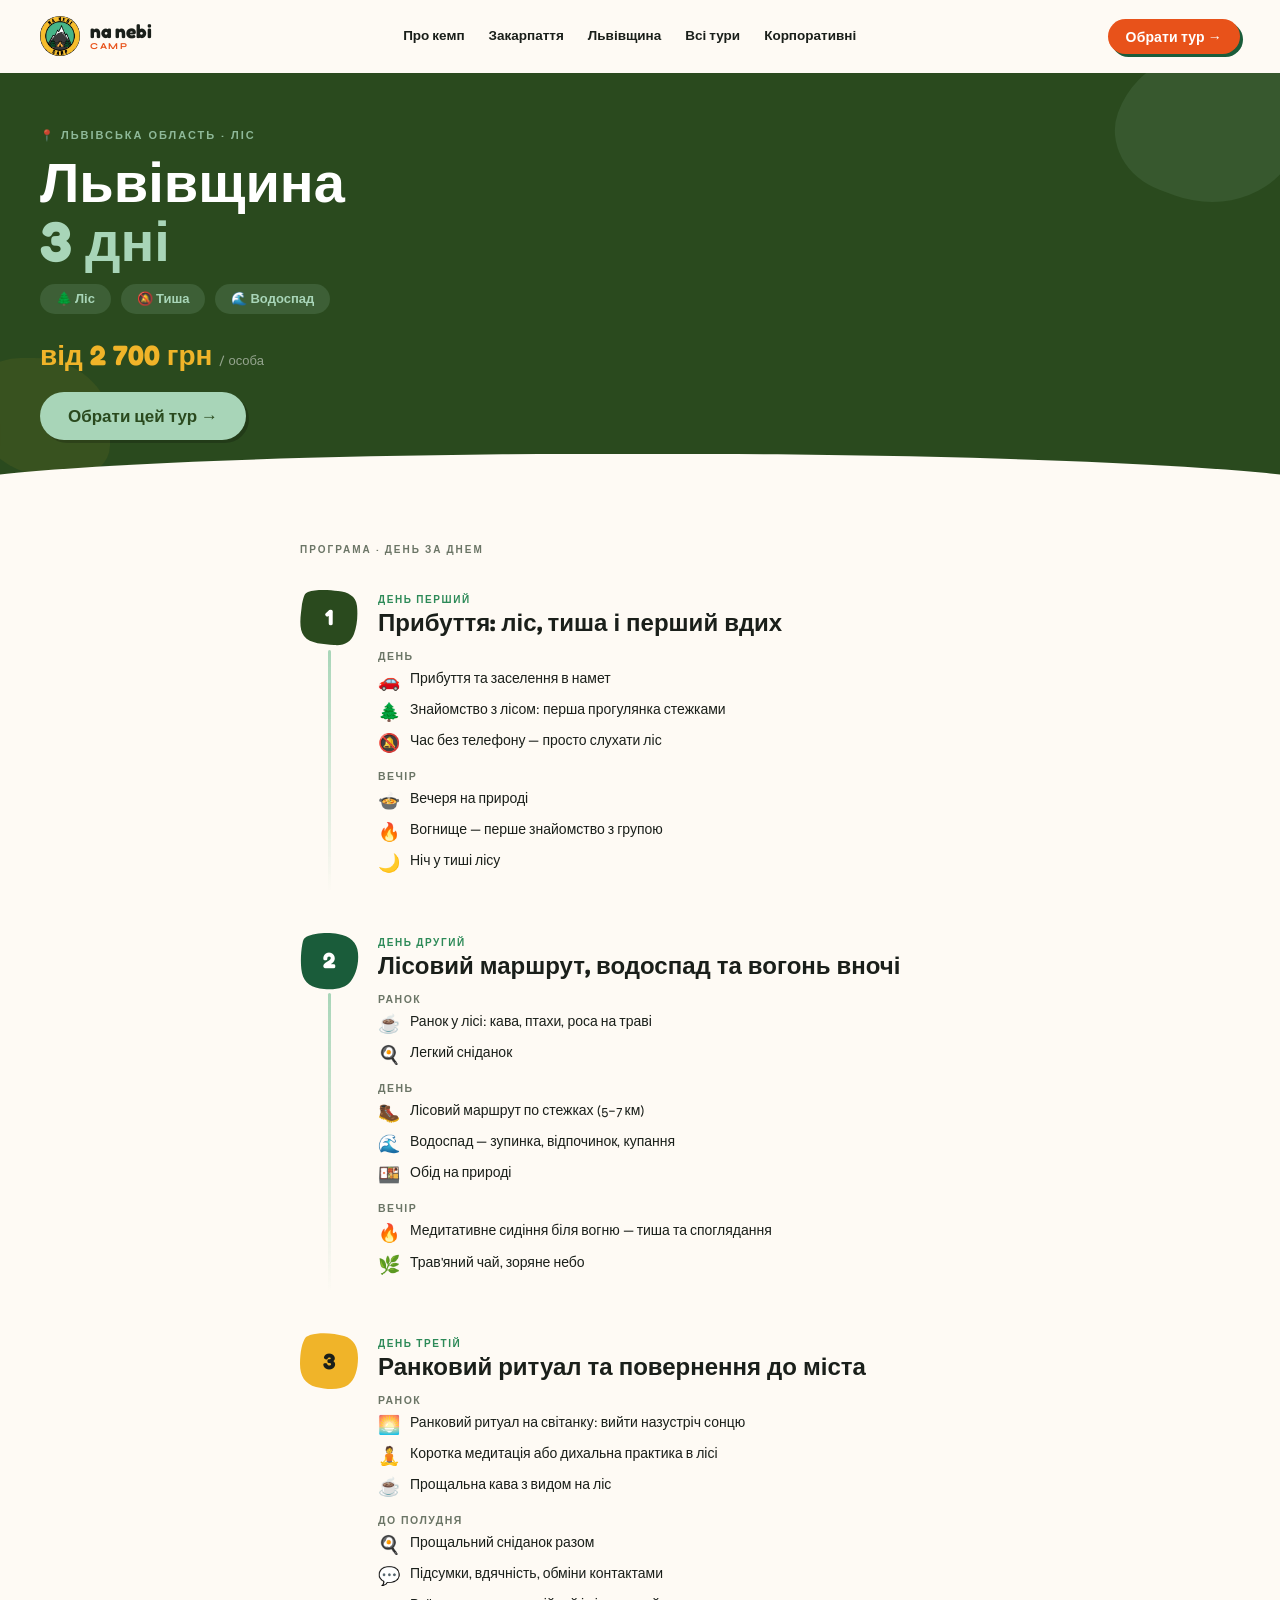
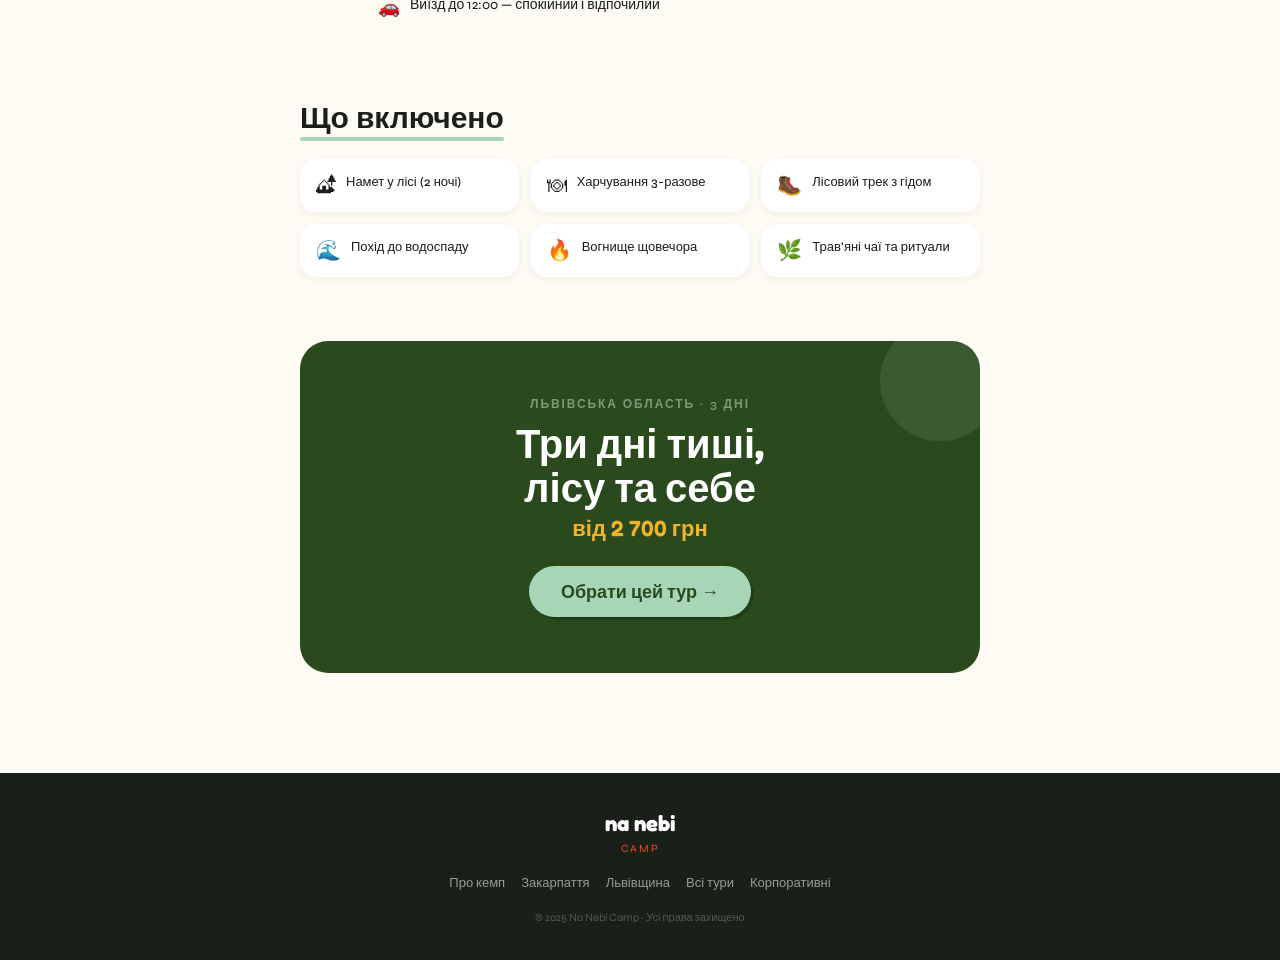
<file: program-lv-3.html>
<!DOCTYPE html>
<html lang="uk">
<head>
<meta charset="UTF-8">
<meta name="viewport" content="width=device-width, initial-scale=1.0">
<title>Львівська область 3 дні — Na Nebi Camp</title>
<link rel="preconnect" href="https://fonts.googleapis.com">
<link rel="preconnect" href="https://fonts.gstatic.com" crossorigin>
<link href="https://fonts.googleapis.com/css2?family=Fredoka:wght@400;500;600;700&family=Syne:wght@400;500;600;700;800&display=swap" rel="stylesheet">
<link rel="stylesheet" href="shared.css">
<style>
  *, *::before, *::after { box-sizing: border-box; margin: 0; padding: 0; }

  :root {
    --orange:   #E8521A;
    --yellow:   #F0B429;
    --yellow-lt:#FFD966;
    --green:    #1A5C3A;
    --green-md: #2D8A58;
    --green-lt: #A8D5B8;
    --bg:       #FEFAF4;
    --ink:      #1A1F1A;
    --muted:    #6B7566;
    --cream:    #F0EAD6;
    --forest:   #2A4A1E;
  }

  html, body {
    width: 100%;
    background: var(--bg);
    font-family: 'Syne', sans-serif;
    color: var(--ink);
    overflow-x: hidden;
  }

  @keyframes fadeUp {
    from { opacity: 0; transform: translateY(16px); }
    to   { opacity: 1; transform: translateY(0); }
  }

  /* ══ NAV ══ */
  .nav {
    position: sticky; top: 0; z-index: 100;
    display: flex; align-items: center; justify-content: space-between;
    padding: 14px 24px;
    background: transparent;
    border-bottom: 1.5px solid transparent;
    animation: fadeUp .4s ease both;
  }
  .logo { display: flex; align-items: center; gap: 10px; text-decoration: none; }
  .logo-img { width: 40px; height: 40px; border-radius: 50%; object-fit: cover; }
  .logo-text { display: flex; flex-direction: column; }
  .logo-name { font-family:'Fredoka',sans-serif; font-size:19px; font-weight:700; color:var(--ink); line-height:1; }
  .logo-sub  { font-family:'Syne',sans-serif; font-size:9px; font-weight:700; color:var(--orange); letter-spacing:.18em; text-transform:uppercase; line-height:1; margin-top:2px; }
  .nav-links { display:none; gap:24px; align-items:center; }
  .nav-links a { font-family:'Syne',sans-serif; font-size:13.5px; font-weight:600; color:var(--ink); text-decoration:none; transition:color .15s; }
  .nav-links a:hover { color:var(--orange); }
  .nav-cta {
    font-family:'Fredoka',sans-serif; font-size:14px; font-weight:600;
    color:white; background:var(--orange); padding:9px 18px;
    border-radius:50px; cursor:pointer; text-decoration:none;
    box-shadow:3px 3px 0 var(--green); transition:transform .15s,box-shadow .15s; white-space:nowrap;
  }
  .nav-cta:hover { transform:translate(-1px,-1px); box-shadow:4px 4px 0 var(--green); }

  /* ══ PROGRAM HEADER — Forest mood ══ */
  .prog-header {
    background: var(--forest);
    padding: 48px 24px 40px;
    position: relative;
    overflow: hidden;
  }
  /* organic blobs for texture */
  .header-blob-1 {
    position:absolute; top:-30px; right:-20px; width:180px; height:160px;
    background: rgba(168,213,184,.1); border-radius:70% 30% 60% 40%;
    pointer-events:none; transform:rotate(20deg);
  }
  .header-blob-2 {
    position:absolute; bottom:10px; left:-30px; width:140px; height:120px;
    background: rgba(240,180,41,.07); border-radius:40% 60% 30% 70%;
    pointer-events:none;
  }
  .prog-header::after {
    content:'';
    position:absolute; bottom:-2px; left:0; right:0; height:36px;
    background: var(--bg);
    clip-path: ellipse(55% 100% at 50% 100%);
  }
  .prog-location {
    font-family:'Syne',sans-serif; font-size:11px; font-weight:700;
    color: rgba(168,213,184,.8); letter-spacing:.18em; text-transform:uppercase;
    margin-bottom: 10px; position:relative;
  }
  .prog-title {
    font-family:'Fredoka',sans-serif; font-size: clamp(36px,9vw,56px); font-weight:700;
    color: white; line-height: 1.05; margin-bottom:14px; position:relative;
  }
  .prog-title span { color: var(--green-lt); }
  .prog-meta { display:flex; flex-wrap:wrap; gap:10px; margin-bottom:24px; position:relative; }
  .prog-badge {
    display:inline-flex; align-items:center; gap:7px;
    background: rgba(168,213,184,.15); border-radius:50px;
    padding: 7px 16px;
    font-family:'Syne',sans-serif; font-size:13px; font-weight:600; color:var(--green-lt);
  }
  .prog-price {
    font-family:'Fredoka',sans-serif; font-size:28px; font-weight:700; color:var(--yellow);
    margin-bottom: 20px; position:relative;
  }
  .prog-price span { font-family:'Syne',sans-serif; font-size:13px; font-weight:500; color:rgba(255,255,255,.5); }
  .prog-cta-btn {
    display:inline-flex; align-items:center; gap:10px; position:relative;
    font-family:'Fredoka',sans-serif; font-size:17px; font-weight:600;
    color:var(--forest); background:var(--green-lt);
    padding:13px 28px; border-radius:50px; text-decoration:none;
    box-shadow:3px 3px 0 rgba(0,0,0,.2); transition:transform .15s, box-shadow .15s;
  }
  .prog-cta-btn:hover { transform:translate(-1px,-1px); box-shadow:4px 4px 0 rgba(0,0,0,.2); }

  /* ══ MAIN ══ */
  .main { max-width: 760px; margin: 0 auto; padding: 48px 24px 80px; }

  .section-label {
    font-family:'Syne',sans-serif; font-size:10px; font-weight:700;
    color:var(--muted); letter-spacing:.2em; text-transform:uppercase;
    margin-bottom: 32px;
  }

  /* ══ TIMELINE ══ */
  .timeline { position: relative; }

  .day-card {
    display: flex; gap: 20px;
    margin-bottom: 40px;
    position: relative; z-index:1;
    animation: fadeUp .5s ease both;
  }
  .day-num-col { flex-shrink: 0; display:flex; flex-direction:column; align-items:center; }
  .day-circle {
    width: 58px; height: 58px; flex-shrink:0;
    position: relative; display:flex; align-items:center; justify-content:center;
  }
  .day-circle svg.dc-bg { position:absolute; inset:0; width:100%; height:100%; overflow:visible; }
  .day-num-text {
    position:relative; z-index:1;
    font-family:'Fredoka',sans-serif; font-size:22px; font-weight:700; color:white; line-height:1;
  }
  .day-connector {
    width:3px; flex:1; min-height:20px;
    background: linear-gradient(to bottom, #A8D5B8 0%, transparent 100%);
    border-radius:2px; margin-top:4px;
  }

  .day-body { flex:1; padding-top:6px; }
  .day-label {
    font-family:'Syne',sans-serif; font-size:10px; font-weight:700;
    color:var(--green-md); letter-spacing:.16em; text-transform:uppercase; margin-bottom:4px;
  }
  .day-title {
    font-family:'Fredoka',sans-serif; font-size:24px; font-weight:700;
    color:var(--ink); line-height:1.1; margin-bottom:14px;
  }
  .period { margin-bottom:14px; }
  .period-name {
    font-family:'Syne',sans-serif; font-size:10.5px; font-weight:700;
    color:var(--muted); letter-spacing:.14em; text-transform:uppercase; margin-bottom:6px;
  }
  .activities { display:flex; flex-direction:column; gap:6px; }
  .activity {
    display:flex; align-items:flex-start; gap:10px;
    font-family:'Syne',sans-serif; font-size:14px; font-weight:400; color:var(--ink); line-height:1.45;
  }
  .act-icon { font-size:18px; flex-shrink:0; margin-top:-1px; }

  /* ══ INCLUSIONS ══ */
  .includes-section { margin-top: 64px; }
  .includes-title {
    font-family:'Fredoka',sans-serif; font-size:30px; font-weight:700;
    color:var(--ink); margin-bottom:24px;
    position:relative; display:inline-block;
  }
  .includes-title::after {
    content:''; position:absolute; bottom:-6px; left:0; right:0; height:4px;
    background: var(--green-lt); border-radius:2px;
  }
  .includes-grid { display:grid; grid-template-columns:1fr 1fr; gap:12px; }
  .include-item {
    display:flex; align-items:flex-start; gap:10px;
    background:white; border-radius:16px; padding:14px 16px;
    box-shadow: 0 2px 8px rgba(26,31,26,.06);
  }
  .include-icon { font-size:20px; flex-shrink:0; }
  .include-text { font-family:'Syne',sans-serif; font-size:13px; font-weight:500; color:var(--ink); line-height:1.4; }

  /* ══ BOTTOM CTA ══ */
  .bottom-cta {
    margin-top: 64px;
    background: var(--forest);
    border-radius: 28px; padding: 40px 28px; text-align: center;
    position:relative; overflow:hidden;
  }
  .bottom-cta::before {
    content:''; position:absolute; top:-20px; right:-20px;
    width:120px; height:120px;
    background: rgba(168,213,184,.12); border-radius:50%;
  }
  .bottom-cta-sub {
    font-family:'Syne',sans-serif; font-size:12px; font-weight:600;
    color:rgba(168,213,184,.6); letter-spacing:.16em; text-transform:uppercase; margin-bottom:10px;
  }
  .bottom-cta-title {
    font-family:'Fredoka',sans-serif; font-size:clamp(28px,7vw,40px); font-weight:700;
    color:white; margin-bottom:6px; line-height:1.1;
  }
  .bottom-cta-price {
    font-family:'Fredoka',sans-serif; font-size:22px; font-weight:600;
    color:var(--yellow); margin-bottom:24px;
  }
  .bottom-cta-btn {
    display:inline-flex; align-items:center; gap:10px;
    font-family:'Fredoka',sans-serif; font-size:18px; font-weight:600;
    color:var(--forest); background:var(--green-lt);
    padding:14px 32px; border-radius:50px; text-decoration:none; position:relative;
    box-shadow:3px 3px 0 rgba(0,0,0,.2); transition:transform .15s, box-shadow .15s;
  }
  .bottom-cta-btn:hover { transform:translate(-1px,-1px); box-shadow:4px 4px 0 rgba(0,0,0,.2); }

  /* ══ FOOTER ══ */
  .footer {
    background: var(--ink); padding: 36px 24px; text-align:center;
  }
  .footer-logo { font-family:'Fredoka',sans-serif; font-size:22px; font-weight:700; color:white; margin-bottom:6px; }
  .footer-sub { font-family:'Syne',sans-serif; font-size:11px; letter-spacing:.14em; text-transform:uppercase; color:var(--orange); margin-bottom:20px; }
  .footer-links { display:flex; flex-wrap:wrap; justify-content:center; gap:16px; margin-bottom:20px; }
  .footer-links a { font-family:'Syne',sans-serif; font-size:13px; color:rgba(255,255,255,.55); text-decoration:none; transition:color .15s; }
  .footer-links a:hover { color:white; }
  .footer-copy { font-family:'Syne',sans-serif; font-size:11px; color:rgba(255,255,255,.25); }

  /* ══ STICKY BAR ══ */
  .sticky-bar {
    position:fixed; bottom:0; left:0; right:0; z-index:200;
    background:white; padding:12px 20px;
    box-shadow:0 -4px 24px rgba(26,31,26,.12);
    display:flex; align-items:center; justify-content:space-between; gap:12px;
  }
  .sticky-price { font-family:'Fredoka',sans-serif; font-size:20px; font-weight:700; color:var(--ink); }
  .sticky-price span { font-family:'Syne',sans-serif; font-size:11px; font-weight:500; color:var(--muted); display:block; }
  .sticky-cta {
    font-family:'Fredoka',sans-serif; font-size:15px; font-weight:600;
    color:white; background:var(--orange); padding:12px 22px;
    border-radius:50px; text-decoration:none; white-space:nowrap;
    box-shadow:3px 3px 0 var(--green); transition:transform .15s, box-shadow .15s;
  }
  .sticky-cta:hover { transform:translate(-1px,-1px); box-shadow:4px 4px 0 var(--green); }

  @media (min-width:1024px) {
    .nav { padding: 18px 64px; }
    .nav-links { display:flex; }
    .prog-header { padding: 64px 64px 52px; }
    .main { padding: 64px 40px 120px; }
    .includes-grid { grid-template-columns: 1fr 1fr 1fr; }
    .sticky-bar { display:none; }
    .bottom-cta { padding: 56px 40px; }
  }
  @media (min-width:768px) {
    .nav { padding: 16px 40px; }
    .prog-header { padding: 56px 40px 48px; }
    .main { padding: 56px 40px 100px; }
  }
</style>
</head>
<body>

<!-- ══ NAV ══ -->
<nav class="nav">
  <a href="index.html" class="logo">
    <img class="logo-img" src="logo.jpg" alt="Na Nebi Camp">
    <div class="logo-text">
      <span class="logo-name">na nebi</span>
      <span class="logo-sub">camp</span>
    </div>
  </a>
  <div class="nav-links">
    <a href="pro-kemp.html">Про кемп</a>
    <a href="zakarpattya.html">Закарпаття</a>
    <a href="lvivshyna.html">Львівщина</a>
    <a href="vsi-turi.html">Всі тури</a>
    <a href="korporatyvni.html">Корпоративні</a>
  </div>
  <a href="vsi-turi.html" class="nav-cta">Обрати тур →</a>
</nav>

<!-- ══ PROGRAM HEADER ══ -->
<header class="prog-header">
  <div class="header-blob-1"></div>
  <div class="header-blob-2"></div>
  <div class="prog-location">📍 Львівська область · Ліс</div>
  <h1 class="prog-title">Львівщина<br><span>3 дні</span></h1>
  <div class="prog-meta">
    <div class="prog-badge">🌲 Ліс</div>
    <div class="prog-badge">🔕 Тиша</div>
    <div class="prog-badge">🌊 Водоспад</div>
  </div>
  <div class="prog-price">від 2 700 грн <span>/ особа</span></div>
  <a href="vsi-turi.html?location=lvivshyna&days=3" class="prog-cta-btn">Обрати цей тур →</a>
</header>

<!-- ══ MAIN ══ -->
<main class="main">

  <div class="section-label">Програма · День за днем</div>

  <div class="timeline">

    <!-- День 1 -->
    <div class="day-card" style="animation-delay:.1s">
      <div class="day-num-col">
        <div class="day-circle">
          <svg class="dc-bg" viewBox="0 0 58 58" fill="none">
            <path d="M8 4 C16 1 30 2 38 3 C48 4 56 8 57 18 C58 28 57 38 54 46 C51 54 44 58 34 57 C24 56 10 56 4 48 C-2 40 1 26 2 16 C4 8 4 6 8 4 Z" fill="#2A4A1E"/>
          </svg>
          <span class="day-num-text">1</span>
        </div>
        <div class="day-connector"></div>
      </div>
      <div class="day-body">
        <div class="day-label">День перший</div>
        <div class="day-title">Прибуття: ліс, тиша і перший вдих</div>
        <div class="period">
          <div class="period-name">День</div>
          <div class="activities">
            <div class="activity"><span class="act-icon">🚗</span><span>Прибуття та заселення в намет</span></div>
            <div class="activity"><span class="act-icon">🌲</span><span>Знайомство з лісом: перша прогулянка стежками</span></div>
            <div class="activity"><span class="act-icon">🔕</span><span>Час без телефону — просто слухати ліс</span></div>
          </div>
        </div>
        <div class="period">
          <div class="period-name">Вечір</div>
          <div class="activities">
            <div class="activity"><span class="act-icon">🍲</span><span>Вечеря на природі</span></div>
            <div class="activity"><span class="act-icon">🔥</span><span>Вогнище — перше знайомство з групою</span></div>
            <div class="activity"><span class="act-icon">🌙</span><span>Ніч у тиші лісу</span></div>
          </div>
        </div>
      </div>
    </div>

    <!-- День 2 -->
    <div class="day-card" style="animation-delay:.2s">
      <div class="day-num-col">
        <div class="day-circle">
          <svg class="dc-bg" viewBox="0 0 58 58" fill="none">
            <path d="M6 6 C14 2 28 1 38 3 C50 5 57 11 58 22 C59 33 56 43 51 50 C46 57 36 59 24 58 C12 57 4 52 2 42 C0 32 1 18 3 10 C4 7 5 7 6 6 Z" fill="#1A5C3A"/>
          </svg>
          <span class="day-num-text">2</span>
        </div>
        <div class="day-connector"></div>
      </div>
      <div class="day-body">
        <div class="day-label">День другий</div>
        <div class="day-title">Лісовий маршрут, водоспад та вогонь вночі</div>
        <div class="period">
          <div class="period-name">Ранок</div>
          <div class="activities">
            <div class="activity"><span class="act-icon">☕</span><span>Ранок у лісі: кава, птахи, роса на траві</span></div>
            <div class="activity"><span class="act-icon">🍳</span><span>Легкий сніданок</span></div>
          </div>
        </div>
        <div class="period">
          <div class="period-name">День</div>
          <div class="activities">
            <div class="activity"><span class="act-icon">🥾</span><span>Лісовий маршрут по стежках (5–7 км)</span></div>
            <div class="activity"><span class="act-icon">🌊</span><span>Водоспад — зупинка, відпочинок, купання</span></div>
            <div class="activity"><span class="act-icon">🍱</span><span>Обід на природі</span></div>
          </div>
        </div>
        <div class="period">
          <div class="period-name">Вечір</div>
          <div class="activities">
            <div class="activity"><span class="act-icon">🔥</span><span>Медитативне сидіння біля вогню — тиша та споглядання</span></div>
            <div class="activity"><span class="act-icon">🌿</span><span>Трав'яний чай, зоряне небо</span></div>
          </div>
        </div>
      </div>
    </div>

    <!-- День 3 -->
    <div class="day-card" style="animation-delay:.3s">
      <div class="day-num-col">
        <div class="day-circle">
          <svg class="dc-bg" viewBox="0 0 58 58" fill="none">
            <path d="M10 3 C20 0 34 1 44 4 C54 7 58 15 58 26 C58 37 55 48 48 53 C41 58 28 58 16 55 C5 52 0 44 0 32 C0 20 2 10 6 5 C7 4 9 4 10 3 Z" fill="#F0B429"/>
          </svg>
          <span class="day-num-text" style="color:var(--ink)">3</span>
        </div>
      </div>
      <div class="day-body">
        <div class="day-label">День третій</div>
        <div class="day-title">Ранковий ритуал та повернення до міста</div>
        <div class="period">
          <div class="period-name">Ранок</div>
          <div class="activities">
            <div class="activity"><span class="act-icon">🌅</span><span>Ранковий ритуал на світанку: вийти назустріч сонцю</span></div>
            <div class="activity"><span class="act-icon">🧘</span><span>Коротка медитація або дихальна практика в лісі</span></div>
            <div class="activity"><span class="act-icon">☕</span><span>Прощальна кава з видом на ліс</span></div>
          </div>
        </div>
        <div class="period">
          <div class="period-name">До полудня</div>
          <div class="activities">
            <div class="activity"><span class="act-icon">🍳</span><span>Прощальний сніданок разом</span></div>
            <div class="activity"><span class="act-icon">💬</span><span>Підсумки, вдячність, обміни контактами</span></div>
            <div class="activity"><span class="act-icon">🚗</span><span>Виїзд до 12:00 — спокійний і відпочилий</span></div>
          </div>
        </div>
      </div>
    </div>

  </div><!-- /timeline -->

  <!-- ══ INCLUSIONS ══ -->
  <div class="includes-section">
    <h2 class="includes-title">Що включено</h2>
    <div class="includes-grid">
      <div class="include-item"><span class="include-icon">🏕</span><span class="include-text">Намет у лісі (2 ночі)</span></div>
      <div class="include-item"><span class="include-icon">🍽</span><span class="include-text">Харчування 3-разове</span></div>
      <div class="include-item"><span class="include-icon">🥾</span><span class="include-text">Лісовий трек з гідом</span></div>
      <div class="include-item"><span class="include-icon">🌊</span><span class="include-text">Похід до водоспаду</span></div>
      <div class="include-item"><span class="include-icon">🔥</span><span class="include-text">Вогнище щовечора</span></div>
      <div class="include-item"><span class="include-icon">🌿</span><span class="include-text">Трав'яні чаї та ритуали</span></div>
    </div>
  </div>

  <!-- ══ BOTTOM CTA ══ -->
  <div class="bottom-cta">
    <div class="bottom-cta-sub">Львівська область · 3 дні</div>
    <div class="bottom-cta-title">Три дні тиші,<br>лісу та себе</div>
    <div class="bottom-cta-price">від 2 700 грн</div>
    <a href="vsi-turi.html?location=lvivshyna&days=3" class="bottom-cta-btn">Обрати цей тур →</a>
  </div>

</main>

<!-- ══ FOOTER ══ -->
<footer class="footer">
  <div class="footer-logo">na nebi</div>
  <div class="footer-sub">camp</div>
  <div class="footer-links">
    <a href="pro-kemp.html">Про кемп</a>
    <a href="zakarpattya.html">Закарпаття</a>
    <a href="lvivshyna.html">Львівщина</a>
    <a href="vsi-turi.html">Всі тури</a>
    <a href="korporatyvni.html">Корпоративні</a>
  </div>
  <div class="footer-copy">© 2025 Na Nebi Camp · Усі права захищено</div>
</footer>

<!-- ══ MOBILE STICKY BAR ══ -->
<div class="sticky-bar">
  <div class="sticky-price">
    <span>від</span>
    2 700 грн
  </div>
  <a href="vsi-turi.html?location=lvivshyna&days=3" class="sticky-cta">Обрати тур</a>
</div>

</body>
</html>
</file>
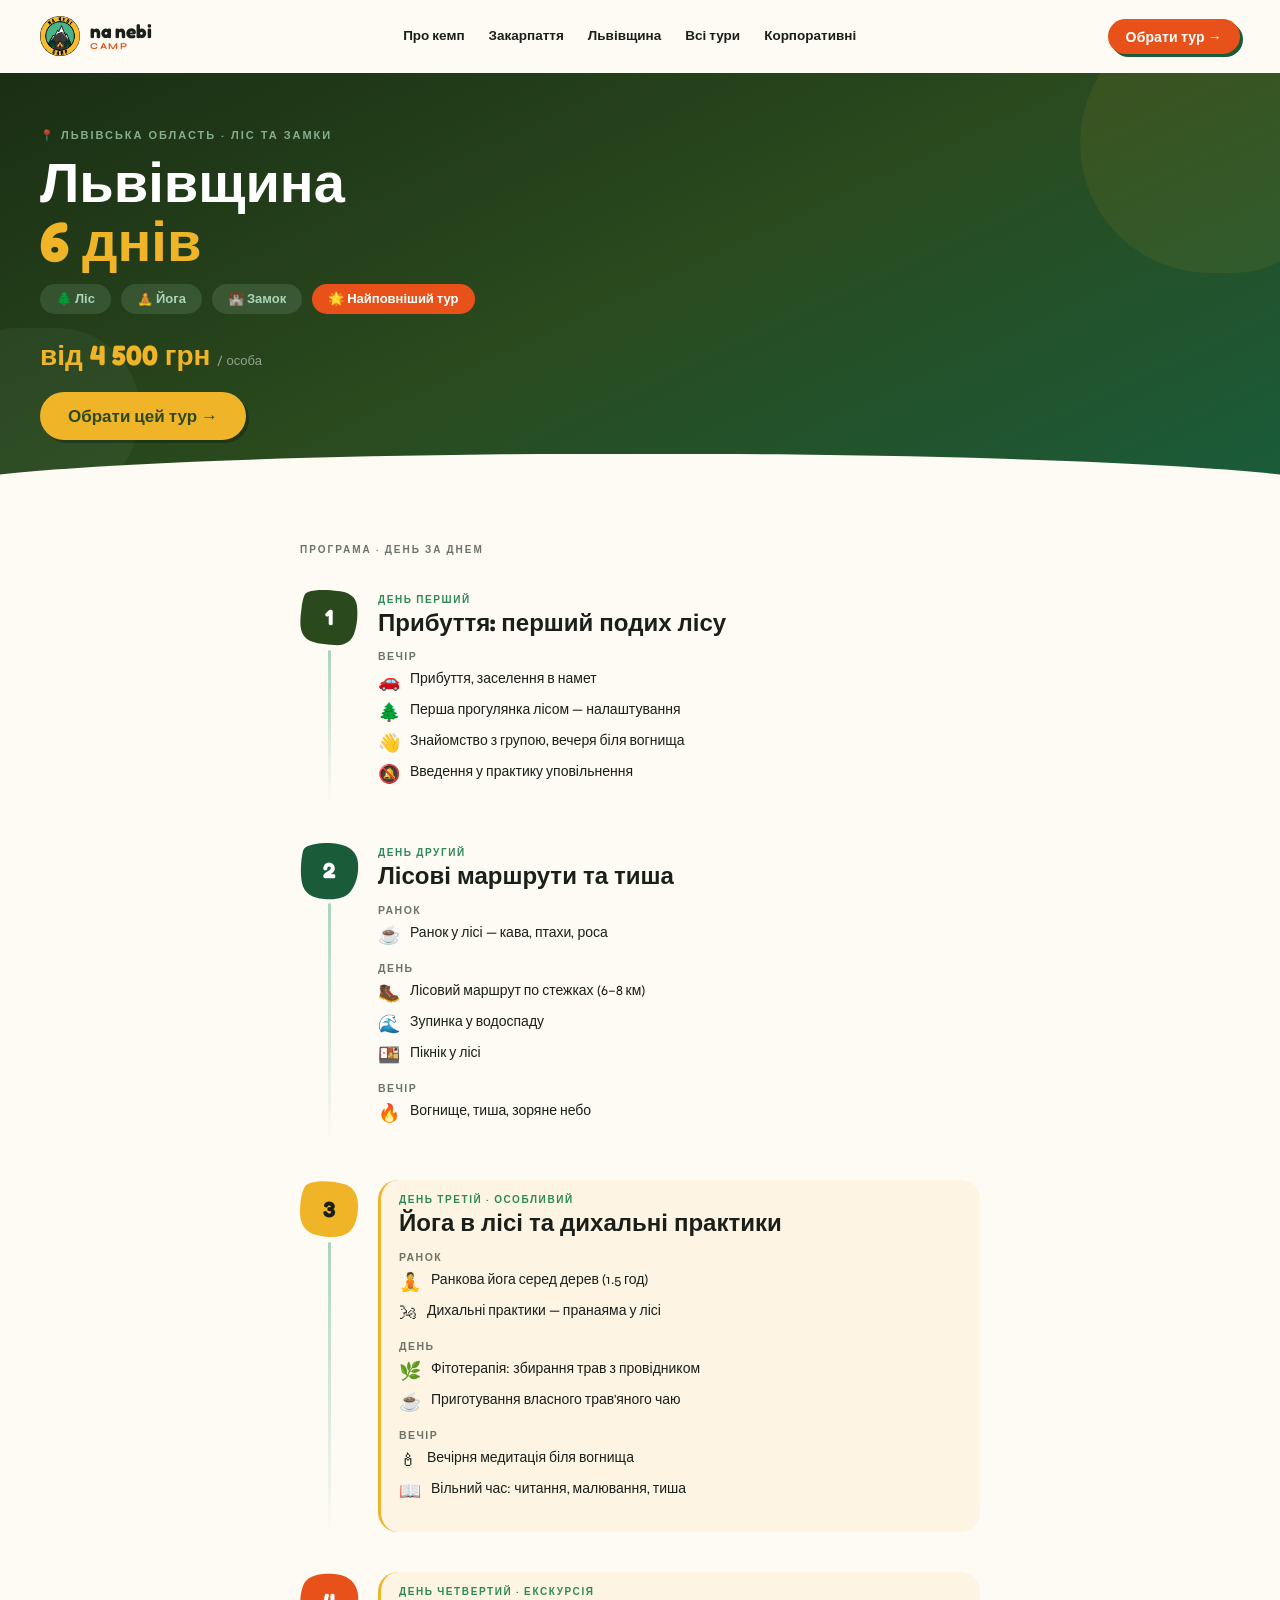
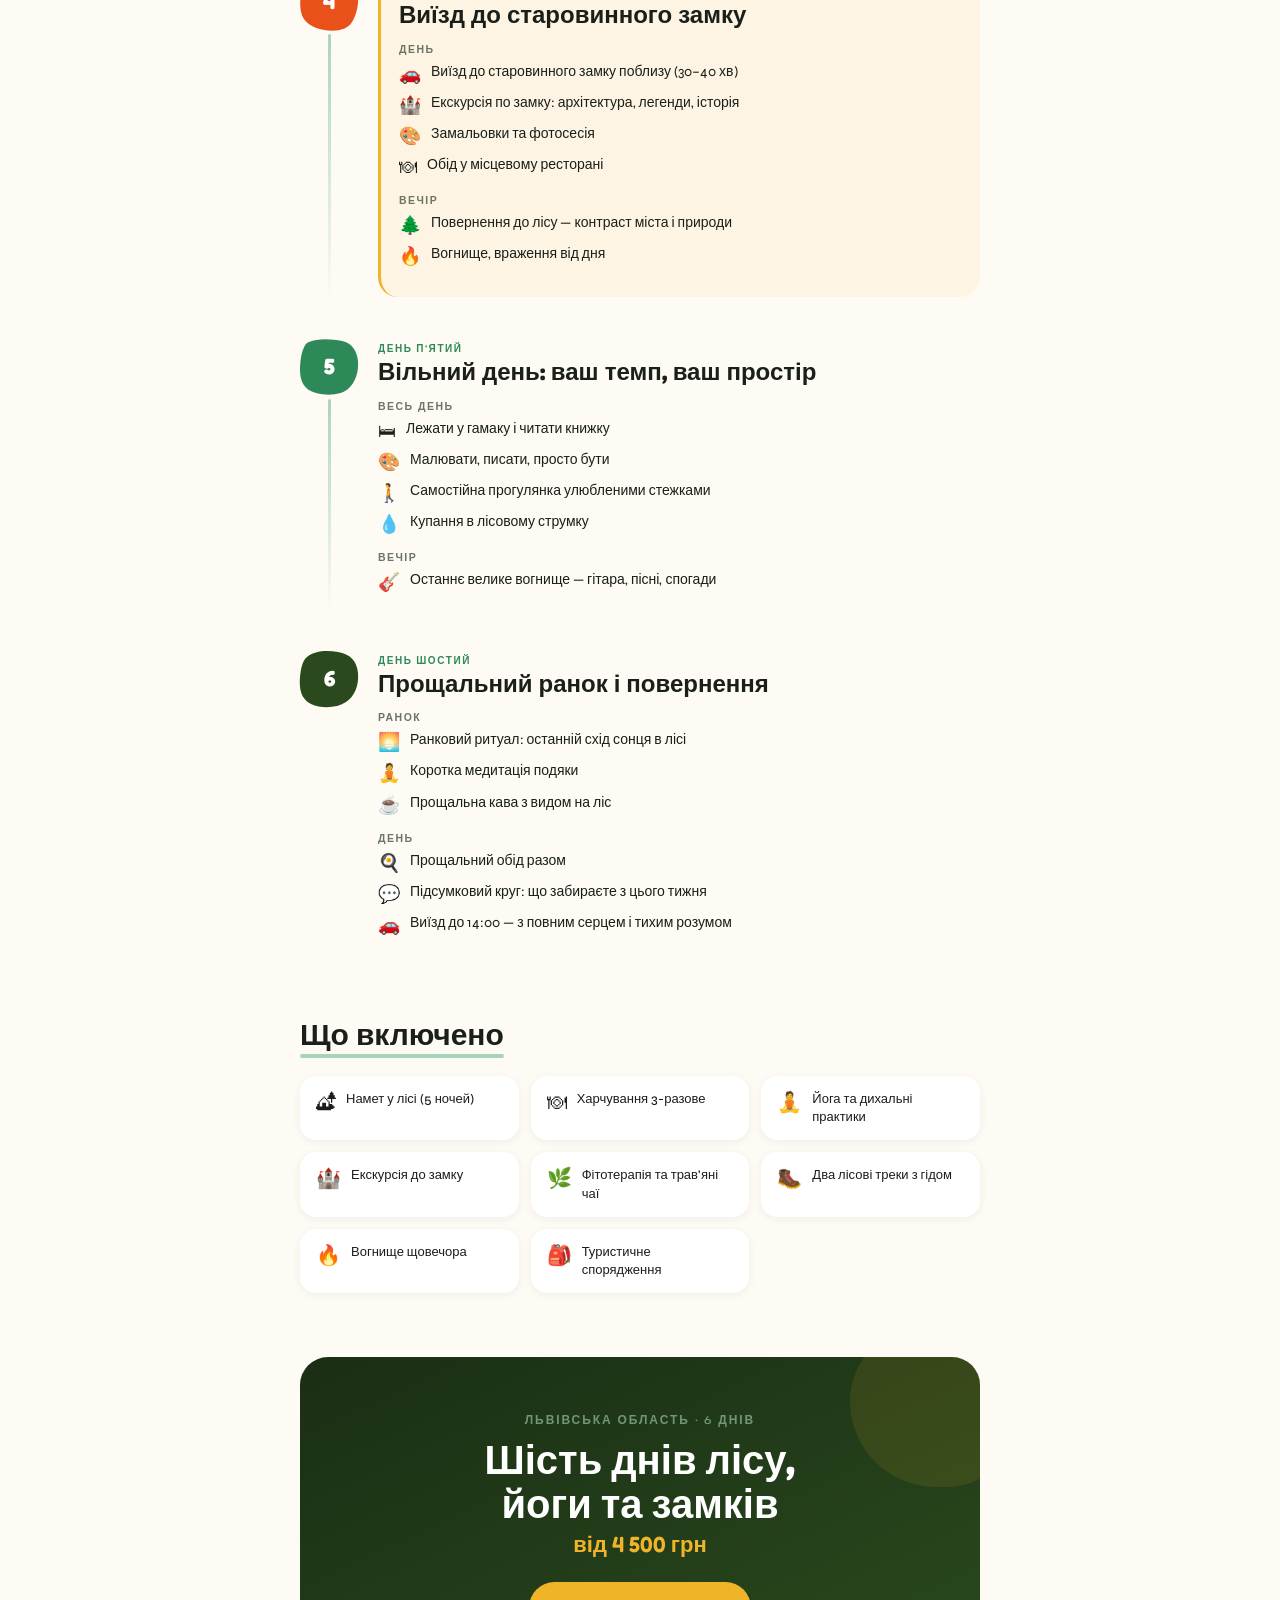
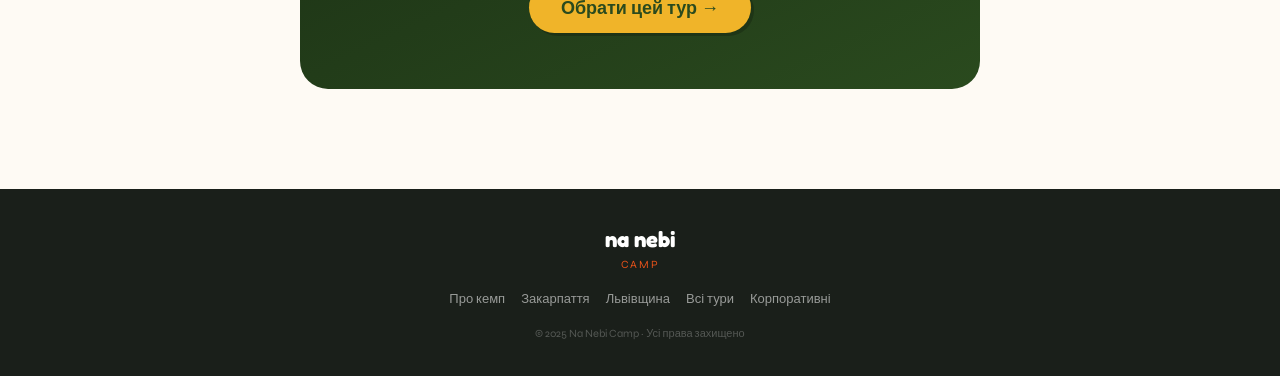
<file: program-lv-6.html>
<!DOCTYPE html>
<html lang="uk">
<head>
<meta charset="UTF-8">
<meta name="viewport" content="width=device-width, initial-scale=1.0">
<title>Львівська область 6 днів — Na Nebi Camp</title>
<link rel="preconnect" href="https://fonts.googleapis.com">
<link rel="preconnect" href="https://fonts.gstatic.com" crossorigin>
<link href="https://fonts.googleapis.com/css2?family=Fredoka:wght@400;500;600;700&family=Syne:wght@400;500;600;700;800&display=swap" rel="stylesheet">
<link rel="stylesheet" href="shared.css">
<style>
  *, *::before, *::after { box-sizing: border-box; margin: 0; padding: 0; }

  :root {
    --orange:   #E8521A;
    --yellow:   #F0B429;
    --yellow-lt:#FFD966;
    --green:    #1A5C3A;
    --green-md: #2D8A58;
    --green-lt: #A8D5B8;
    --bg:       #FEFAF4;
    --ink:      #1A1F1A;
    --muted:    #6B7566;
    --cream:    #F0EAD6;
    --forest:   #2A4A1E;
  }

  html, body {
    width: 100%;
    background: var(--bg);
    font-family: 'Syne', sans-serif;
    color: var(--ink);
    overflow-x: hidden;
  }

  @keyframes fadeUp {
    from { opacity: 0; transform: translateY(16px); }
    to   { opacity: 1; transform: translateY(0); }
  }

  /* ══ NAV ══ */
  .nav {
    position: sticky; top: 0; z-index: 100;
    display: flex; align-items: center; justify-content: space-between;
    padding: 14px 24px;
    background: transparent;
    border-bottom: 1.5px solid transparent;
    animation: fadeUp .4s ease both;
  }
  .logo { display: flex; align-items: center; gap: 10px; text-decoration: none; }
  .logo-img { width: 40px; height: 40px; border-radius: 50%; object-fit: cover; }
  .logo-text { display: flex; flex-direction: column; }
  .logo-name { font-family:'Fredoka',sans-serif; font-size:19px; font-weight:700; color:var(--ink); line-height:1; }
  .logo-sub  { font-family:'Syne',sans-serif; font-size:9px; font-weight:700; color:var(--orange); letter-spacing:.18em; text-transform:uppercase; line-height:1; margin-top:2px; }
  .nav-links { display:none; gap:24px; align-items:center; }
  .nav-links a { font-family:'Syne',sans-serif; font-size:13.5px; font-weight:600; color:var(--ink); text-decoration:none; transition:color .15s; }
  .nav-links a:hover { color:var(--orange); }
  .nav-cta {
    font-family:'Fredoka',sans-serif; font-size:14px; font-weight:600;
    color:white; background:var(--orange); padding:9px 18px;
    border-radius:50px; cursor:pointer; text-decoration:none;
    box-shadow:3px 3px 0 var(--green); transition:transform .15s,box-shadow .15s; white-space:nowrap;
  }
  .nav-cta:hover { transform:translate(-1px,-1px); box-shadow:4px 4px 0 var(--green); }

  /* ══ PROGRAM HEADER — deep forest ══ */
  .prog-header {
    background: linear-gradient(155deg, #1A2E14 0%, #2A4A1E 50%, #1A5C3A 100%);
    padding: 48px 24px 40px;
    position: relative;
    overflow: hidden;
  }
  .header-blob {
    position:absolute; top:-60px; right:-60px; width:260px; height:260px;
    background: rgba(240,180,41,.08); border-radius:60% 40% 50% 60%;
    pointer-events:none;
  }
  .header-blob-2 {
    position:absolute; bottom:-20px; left:-40px; width:180px; height:180px;
    background: rgba(168,213,184,.06); border-radius:40% 60% 70% 30%;
    pointer-events:none;
  }
  .prog-header::after {
    content:'';
    position:absolute; bottom:-2px; left:0; right:0; height:36px;
    background: var(--bg);
    clip-path: ellipse(55% 100% at 50% 100%);
  }
  .prog-location {
    font-family:'Syne',sans-serif; font-size:11px; font-weight:700;
    color: rgba(168,213,184,.75); letter-spacing:.18em; text-transform:uppercase;
    margin-bottom: 10px; position:relative;
  }
  .prog-title {
    font-family:'Fredoka',sans-serif; font-size: clamp(36px,9vw,56px); font-weight:700;
    color: white; line-height: 1.05; margin-bottom:14px; position:relative;
  }
  .prog-title span { color: var(--yellow); }
  .prog-meta { display:flex; flex-wrap:wrap; gap:10px; margin-bottom:24px; position:relative; }
  .prog-badge {
    display:inline-flex; align-items:center; gap:7px;
    background: rgba(168,213,184,.15); border-radius:50px;
    padding: 7px 16px;
    font-family:'Syne',sans-serif; font-size:13px; font-weight:600; color:var(--green-lt);
  }
  .prog-badge.highlight { background: var(--orange); color:white; }
  .prog-price {
    font-family:'Fredoka',sans-serif; font-size:28px; font-weight:700; color:var(--yellow);
    margin-bottom: 20px; position:relative;
  }
  .prog-price span { font-family:'Syne',sans-serif; font-size:13px; font-weight:500; color:rgba(255,255,255,.5); }
  .prog-cta-btn {
    display:inline-flex; align-items:center; gap:10px; position:relative;
    font-family:'Fredoka',sans-serif; font-size:17px; font-weight:600;
    color:var(--forest); background:var(--yellow);
    padding:13px 28px; border-radius:50px; text-decoration:none;
    box-shadow:3px 3px 0 rgba(0,0,0,.25); transition:transform .15s, box-shadow .15s;
  }
  .prog-cta-btn:hover { transform:translate(-1px,-1px); box-shadow:4px 4px 0 rgba(0,0,0,.25); }

  /* ══ MAIN ══ */
  .main { max-width: 760px; margin: 0 auto; padding: 48px 24px 80px; }

  .section-label {
    font-family:'Syne',sans-serif; font-size:10px; font-weight:700;
    color:var(--muted); letter-spacing:.2em; text-transform:uppercase; margin-bottom: 32px;
  }

  /* ══ TIMELINE ══ */
  .timeline { position: relative; }

  .day-card {
    display: flex; gap: 20px; margin-bottom: 40px;
    position: relative; z-index:1; animation: fadeUp .5s ease both;
  }
  .day-num-col { flex-shrink: 0; display:flex; flex-direction:column; align-items:center; }
  .day-circle {
    width: 58px; height: 58px; flex-shrink:0;
    position: relative; display:flex; align-items:center; justify-content:center;
  }
  .day-circle svg.dc-bg { position:absolute; inset:0; width:100%; height:100%; overflow:visible; }
  .day-num-text {
    position:relative; z-index:1;
    font-family:'Fredoka',sans-serif; font-size:22px; font-weight:700; color:white; line-height:1;
  }
  .day-connector {
    width:3px; flex:1; min-height:20px;
    background: linear-gradient(to bottom, #A8D5B8 0%, transparent 100%);
    border-radius:2px; margin-top:4px;
  }

  .day-body { flex:1; padding-top:6px; }
  .day-label {
    font-family:'Syne',sans-serif; font-size:10px; font-weight:700;
    color:var(--green-md); letter-spacing:.16em; text-transform:uppercase; margin-bottom:4px;
  }
  .day-title {
    font-family:'Fredoka',sans-serif; font-size:24px; font-weight:700;
    color:var(--ink); line-height:1.1; margin-bottom:14px;
  }
  .period { margin-bottom:14px; }
  .period-name {
    font-family:'Syne',sans-serif; font-size:10.5px; font-weight:700;
    color:var(--muted); letter-spacing:.14em; text-transform:uppercase; margin-bottom:6px;
  }
  .activities { display:flex; flex-direction:column; gap:6px; }
  .activity {
    display:flex; align-items:flex-start; gap:10px;
    font-family:'Syne',sans-serif; font-size:14px; font-weight:400; color:var(--ink); line-height:1.45;
  }
  .act-icon { font-size:18px; flex-shrink:0; margin-top:-1px; }

  /* highlight card for special days */
  .day-card.featured .day-body {
    background: rgba(240,180,41,.08);
    border-radius: 20px;
    padding: 14px 18px;
    border-left: 3px solid var(--yellow);
  }

  /* ══ INCLUSIONS ══ */
  .includes-section { margin-top: 64px; }
  .includes-title {
    font-family:'Fredoka',sans-serif; font-size:30px; font-weight:700;
    color:var(--ink); margin-bottom:24px;
    position:relative; display:inline-block;
  }
  .includes-title::after {
    content:''; position:absolute; bottom:-6px; left:0; right:0; height:4px;
    background: var(--green-lt); border-radius:2px;
  }
  .includes-grid { display:grid; grid-template-columns:1fr 1fr; gap:12px; }
  .include-item {
    display:flex; align-items:flex-start; gap:10px;
    background:white; border-radius:16px; padding:14px 16px;
    box-shadow: 0 2px 8px rgba(26,31,26,.06);
  }
  .include-icon { font-size:20px; flex-shrink:0; }
  .include-text { font-family:'Syne',sans-serif; font-size:13px; font-weight:500; color:var(--ink); line-height:1.4; }

  /* ══ BOTTOM CTA ══ */
  .bottom-cta {
    margin-top: 64px;
    background: linear-gradient(155deg, #1A2E14 0%, #2A4A1E 100%);
    border-radius: 28px; padding: 40px 28px; text-align: center;
    position:relative; overflow:hidden;
  }
  .bottom-cta::before {
    content:''; position:absolute; top:-30px; right:-30px;
    width:160px; height:160px;
    background: rgba(240,180,41,.1); border-radius:60% 40% 50% 70%;
  }
  .bottom-cta-sub {
    font-family:'Syne',sans-serif; font-size:12px; font-weight:600;
    color:rgba(168,213,184,.6); letter-spacing:.16em; text-transform:uppercase; margin-bottom:10px;
  }
  .bottom-cta-title {
    font-family:'Fredoka',sans-serif; font-size:clamp(28px,7vw,40px); font-weight:700;
    color:white; margin-bottom:6px; line-height:1.1;
  }
  .bottom-cta-price {
    font-family:'Fredoka',sans-serif; font-size:22px; font-weight:600;
    color:var(--yellow); margin-bottom:24px;
  }
  .bottom-cta-btn {
    display:inline-flex; align-items:center; gap:10px;
    font-family:'Fredoka',sans-serif; font-size:18px; font-weight:600;
    color:var(--forest); background:var(--yellow);
    padding:14px 32px; border-radius:50px; text-decoration:none; position:relative;
    box-shadow:3px 3px 0 rgba(0,0,0,.2); transition:transform .15s, box-shadow .15s;
  }
  .bottom-cta-btn:hover { transform:translate(-1px,-1px); box-shadow:4px 4px 0 rgba(0,0,0,.2); }

  /* ══ FOOTER ══ */
  .footer {
    background: var(--ink); padding: 36px 24px; text-align:center;
  }
  .footer-logo { font-family:'Fredoka',sans-serif; font-size:22px; font-weight:700; color:white; margin-bottom:6px; }
  .footer-sub { font-family:'Syne',sans-serif; font-size:11px; letter-spacing:.14em; text-transform:uppercase; color:var(--orange); margin-bottom:20px; }
  .footer-links { display:flex; flex-wrap:wrap; justify-content:center; gap:16px; margin-bottom:20px; }
  .footer-links a { font-family:'Syne',sans-serif; font-size:13px; color:rgba(255,255,255,.55); text-decoration:none; transition:color .15s; }
  .footer-links a:hover { color:white; }
  .footer-copy { font-family:'Syne',sans-serif; font-size:11px; color:rgba(255,255,255,.25); }

  /* ══ STICKY BAR ══ */
  .sticky-bar {
    position:fixed; bottom:0; left:0; right:0; z-index:200;
    background:white; padding:12px 20px;
    box-shadow:0 -4px 24px rgba(26,31,26,.12);
    display:flex; align-items:center; justify-content:space-between; gap:12px;
  }
  .sticky-price { font-family:'Fredoka',sans-serif; font-size:20px; font-weight:700; color:var(--ink); }
  .sticky-price span { font-family:'Syne',sans-serif; font-size:11px; font-weight:500; color:var(--muted); display:block; }
  .sticky-cta {
    font-family:'Fredoka',sans-serif; font-size:15px; font-weight:600;
    color:white; background:var(--orange); padding:12px 22px;
    border-radius:50px; text-decoration:none; white-space:nowrap;
    box-shadow:3px 3px 0 var(--green); transition:transform .15s, box-shadow .15s;
  }
  .sticky-cta:hover { transform:translate(-1px,-1px); box-shadow:4px 4px 0 var(--green); }

  @media (min-width:1024px) {
    .nav { padding: 18px 64px; }
    .nav-links { display:flex; }
    .prog-header { padding: 64px 64px 52px; }
    .main { padding: 64px 40px 120px; }
    .includes-grid { grid-template-columns: 1fr 1fr 1fr; }
    .sticky-bar { display:none; }
    .bottom-cta { padding: 56px 40px; }
  }
  @media (min-width:768px) {
    .nav { padding: 16px 40px; }
    .prog-header { padding: 56px 40px 48px; }
    .main { padding: 56px 40px 100px; }
  }
</style>
</head>
<body>

<!-- ══ NAV ══ -->
<nav class="nav">
  <a href="index.html" class="logo">
    <img class="logo-img" src="logo.jpg" alt="Na Nebi Camp">
    <div class="logo-text">
      <span class="logo-name">na nebi</span>
      <span class="logo-sub">camp</span>
    </div>
  </a>
  <div class="nav-links">
    <a href="pro-kemp.html">Про кемп</a>
    <a href="zakarpattya.html">Закарпаття</a>
    <a href="lvivshyna.html">Львівщина</a>
    <a href="vsi-turi.html">Всі тури</a>
    <a href="korporatyvni.html">Корпоративні</a>
  </div>
  <a href="vsi-turi.html" class="nav-cta">Обрати тур →</a>
</nav>

<!-- ══ PROGRAM HEADER ══ -->
<header class="prog-header">
  <div class="header-blob"></div>
  <div class="header-blob-2"></div>
  <div class="prog-location">📍 Львівська область · Ліс та замки</div>
  <h1 class="prog-title">Львівщина<br><span>6 днів</span></h1>
  <div class="prog-meta">
    <div class="prog-badge">🌲 Ліс</div>
    <div class="prog-badge">🧘 Йога</div>
    <div class="prog-badge">🏰 Замок</div>
    <div class="prog-badge highlight">🌟 Найповніший тур</div>
  </div>
  <div class="prog-price">від 4 500 грн <span>/ особа</span></div>
  <a href="vsi-turi.html?location=lvivshyna&days=6" class="prog-cta-btn">Обрати цей тур →</a>
</header>

<!-- ══ MAIN ══ -->
<main class="main">

  <div class="section-label">Програма · День за днем</div>

  <div class="timeline">

    <!-- День 1 -->
    <div class="day-card" style="animation-delay:.1s">
      <div class="day-num-col">
        <div class="day-circle">
          <svg class="dc-bg" viewBox="0 0 58 58" fill="none">
            <path d="M8 4 C16 1 30 2 38 3 C48 4 56 8 57 18 C58 28 57 38 54 46 C51 54 44 58 34 57 C24 56 10 56 4 48 C-2 40 1 26 2 16 C4 8 4 6 8 4 Z" fill="#2A4A1E"/>
          </svg>
          <span class="day-num-text">1</span>
        </div>
        <div class="day-connector"></div>
      </div>
      <div class="day-body">
        <div class="day-label">День перший</div>
        <div class="day-title">Прибуття: перший подих лісу</div>
        <div class="period">
          <div class="period-name">Вечір</div>
          <div class="activities">
            <div class="activity"><span class="act-icon">🚗</span><span>Прибуття, заселення в намет</span></div>
            <div class="activity"><span class="act-icon">🌲</span><span>Перша прогулянка лісом — налаштування</span></div>
            <div class="activity"><span class="act-icon">👋</span><span>Знайомство з групою, вечеря біля вогнища</span></div>
            <div class="activity"><span class="act-icon">🔕</span><span>Введення у практику уповільнення</span></div>
          </div>
        </div>
      </div>
    </div>

    <!-- День 2 -->
    <div class="day-card" style="animation-delay:.15s">
      <div class="day-num-col">
        <div class="day-circle">
          <svg class="dc-bg" viewBox="0 0 58 58" fill="none">
            <path d="M6 6 C14 2 28 1 38 3 C50 5 57 11 58 22 C59 33 56 43 51 50 C46 57 36 59 24 58 C12 57 4 52 2 42 C0 32 1 18 3 10 C4 7 5 7 6 6 Z" fill="#1A5C3A"/>
          </svg>
          <span class="day-num-text">2</span>
        </div>
        <div class="day-connector"></div>
      </div>
      <div class="day-body">
        <div class="day-label">День другий</div>
        <div class="day-title">Лісові маршрути та тиша</div>
        <div class="period">
          <div class="period-name">Ранок</div>
          <div class="activities">
            <div class="activity"><span class="act-icon">☕</span><span>Ранок у лісі — кава, птахи, роса</span></div>
          </div>
        </div>
        <div class="period">
          <div class="period-name">День</div>
          <div class="activities">
            <div class="activity"><span class="act-icon">🥾</span><span>Лісовий маршрут по стежках (6–8 км)</span></div>
            <div class="activity"><span class="act-icon">🌊</span><span>Зупинка у водоспаду</span></div>
            <div class="activity"><span class="act-icon">🍱</span><span>Пікнік у лісі</span></div>
          </div>
        </div>
        <div class="period">
          <div class="period-name">Вечір</div>
          <div class="activities">
            <div class="activity"><span class="act-icon">🔥</span><span>Вогнище, тиша, зоряне небо</span></div>
          </div>
        </div>
      </div>
    </div>

    <!-- День 3 -->
    <div class="day-card featured" style="animation-delay:.2s">
      <div class="day-num-col">
        <div class="day-circle">
          <svg class="dc-bg" viewBox="0 0 58 58" fill="none">
            <path d="M10 3 C20 0 34 1 44 4 C54 7 58 15 58 26 C58 37 55 48 48 53 C41 58 28 58 16 55 C5 52 0 44 0 32 C0 20 2 10 6 5 C7 4 9 4 10 3 Z" fill="#F0B429"/>
          </svg>
          <span class="day-num-text" style="color:var(--ink)">3</span>
        </div>
        <div class="day-connector"></div>
      </div>
      <div class="day-body">
        <div class="day-label">День третій · Особливий</div>
        <div class="day-title">Йога в лісі та дихальні практики</div>
        <div class="period">
          <div class="period-name">Ранок</div>
          <div class="activities">
            <div class="activity"><span class="act-icon">🧘</span><span>Ранкова йога серед дерев (1.5 год)</span></div>
            <div class="activity"><span class="act-icon">🌬</span><span>Дихальні практики — пранаяма у лісі</span></div>
          </div>
        </div>
        <div class="period">
          <div class="period-name">День</div>
          <div class="activities">
            <div class="activity"><span class="act-icon">🌿</span><span>Фітотерапія: збирання трав з провідником</span></div>
            <div class="activity"><span class="act-icon">☕</span><span>Приготування власного трав'яного чаю</span></div>
          </div>
        </div>
        <div class="period">
          <div class="period-name">Вечір</div>
          <div class="activities">
            <div class="activity"><span class="act-icon">🕯</span><span>Вечірня медитація біля вогнища</span></div>
            <div class="activity"><span class="act-icon">📖</span><span>Вільний час: читання, малювання, тиша</span></div>
          </div>
        </div>
      </div>
    </div>

    <!-- День 4 -->
    <div class="day-card featured" style="animation-delay:.25s">
      <div class="day-num-col">
        <div class="day-circle">
          <svg class="dc-bg" viewBox="0 0 58 58" fill="none">
            <path d="M5 10 C10 3 22 1 34 2 C46 3 54 8 57 18 C60 28 57 42 52 50 C47 58 36 60 24 58 C12 56 3 50 1 40 C-1 30 1 16 5 10 Z" fill="#E8521A"/>
          </svg>
          <span class="day-num-text">4</span>
        </div>
        <div class="day-connector"></div>
      </div>
      <div class="day-body">
        <div class="day-label">День четвертий · Екскурсія</div>
        <div class="day-title">Виїзд до старовинного замку</div>
        <div class="period">
          <div class="period-name">День</div>
          <div class="activities">
            <div class="activity"><span class="act-icon">🚗</span><span>Виїзд до старовинного замку поблизу (30–40 хв)</span></div>
            <div class="activity"><span class="act-icon">🏰</span><span>Екскурсія по замку: архітектура, легенди, історія</span></div>
            <div class="activity"><span class="act-icon">🎨</span><span>Замальовки та фотосесія</span></div>
            <div class="activity"><span class="act-icon">🍽</span><span>Обід у місцевому ресторані</span></div>
          </div>
        </div>
        <div class="period">
          <div class="period-name">Вечір</div>
          <div class="activities">
            <div class="activity"><span class="act-icon">🌲</span><span>Повернення до лісу — контраст міста і природи</span></div>
            <div class="activity"><span class="act-icon">🔥</span><span>Вогнище, враження від дня</span></div>
          </div>
        </div>
      </div>
    </div>

    <!-- День 5 -->
    <div class="day-card" style="animation-delay:.3s">
      <div class="day-num-col">
        <div class="day-circle">
          <svg class="dc-bg" viewBox="0 0 58 58" fill="none">
            <path d="M9 5 C18 1 32 2 42 4 C52 6 57 14 58 24 C59 35 55 46 48 52 C41 58 28 59 16 56 C4 53 0 44 0 33 C0 22 2 12 6 7 C7 6 8 5 9 5 Z" fill="#2D8A58"/>
          </svg>
          <span class="day-num-text">5</span>
        </div>
        <div class="day-connector"></div>
      </div>
      <div class="day-body">
        <div class="day-label">День п'ятий</div>
        <div class="day-title">Вільний день: ваш темп, ваш простір</div>
        <div class="period">
          <div class="period-name">Весь день</div>
          <div class="activities">
            <div class="activity"><span class="act-icon">🛏</span><span>Лежати у гамаку і читати книжку</span></div>
            <div class="activity"><span class="act-icon">🎨</span><span>Малювати, писати, просто бути</span></div>
            <div class="activity"><span class="act-icon">🚶</span><span>Самостійна прогулянка улюбленими стежками</span></div>
            <div class="activity"><span class="act-icon">💧</span><span>Купання в лісовому струмку</span></div>
          </div>
        </div>
        <div class="period">
          <div class="period-name">Вечір</div>
          <div class="activities">
            <div class="activity"><span class="act-icon">🎸</span><span>Останнє велике вогнище — гітара, пісні, спогади</span></div>
          </div>
        </div>
      </div>
    </div>

    <!-- День 6 -->
    <div class="day-card" style="animation-delay:.35s">
      <div class="day-num-col">
        <div class="day-circle">
          <svg class="dc-bg" viewBox="0 0 58 58" fill="none">
            <path d="M7 8 C14 2 26 1 38 3 C50 5 57 12 58 24 C59 36 55 47 46 53 C37 59 22 60 11 55 C1 50 -1 40 0 28 C1 18 3 11 7 8 Z" fill="#2A4A1E"/>
          </svg>
          <span class="day-num-text">6</span>
        </div>
      </div>
      <div class="day-body">
        <div class="day-label">День шостий</div>
        <div class="day-title">Прощальний ранок і повернення</div>
        <div class="period">
          <div class="period-name">Ранок</div>
          <div class="activities">
            <div class="activity"><span class="act-icon">🌅</span><span>Ранковий ритуал: останній схід сонця в лісі</span></div>
            <div class="activity"><span class="act-icon">🧘</span><span>Коротка медитація подяки</span></div>
            <div class="activity"><span class="act-icon">☕</span><span>Прощальна кава з видом на ліс</span></div>
          </div>
        </div>
        <div class="period">
          <div class="period-name">День</div>
          <div class="activities">
            <div class="activity"><span class="act-icon">🍳</span><span>Прощальний обід разом</span></div>
            <div class="activity"><span class="act-icon">💬</span><span>Підсумковий круг: що забираєте з цього тижня</span></div>
            <div class="activity"><span class="act-icon">🚗</span><span>Виїзд до 14:00 — з повним серцем і тихим розумом</span></div>
          </div>
        </div>
      </div>
    </div>

  </div><!-- /timeline -->

  <!-- ══ INCLUSIONS ══ -->
  <div class="includes-section">
    <h2 class="includes-title">Що включено</h2>
    <div class="includes-grid">
      <div class="include-item"><span class="include-icon">🏕</span><span class="include-text">Намет у лісі (5 ночей)</span></div>
      <div class="include-item"><span class="include-icon">🍽</span><span class="include-text">Харчування 3-разове</span></div>
      <div class="include-item"><span class="include-icon">🧘</span><span class="include-text">Йога та дихальні практики</span></div>
      <div class="include-item"><span class="include-icon">🏰</span><span class="include-text">Екскурсія до замку</span></div>
      <div class="include-item"><span class="include-icon">🌿</span><span class="include-text">Фітотерапія та трав'яні чаї</span></div>
      <div class="include-item"><span class="include-icon">🥾</span><span class="include-text">Два лісові треки з гідом</span></div>
      <div class="include-item"><span class="include-icon">🔥</span><span class="include-text">Вогнище щовечора</span></div>
      <div class="include-item"><span class="include-icon">🎒</span><span class="include-text">Туристичне спорядження</span></div>
    </div>
  </div>

  <!-- ══ BOTTOM CTA ══ -->
  <div class="bottom-cta">
    <div class="bottom-cta-sub">Львівська область · 6 днів</div>
    <div class="bottom-cta-title">Шість днів лісу,<br>йоги та замків</div>
    <div class="bottom-cta-price">від 4 500 грн</div>
    <a href="vsi-turi.html?location=lvivshyna&days=6" class="bottom-cta-btn">Обрати цей тур →</a>
  </div>

</main>

<!-- ══ FOOTER ══ -->
<footer class="footer">
  <div class="footer-logo">na nebi</div>
  <div class="footer-sub">camp</div>
  <div class="footer-links">
    <a href="pro-kemp.html">Про кемп</a>
    <a href="zakarpattya.html">Закарпаття</a>
    <a href="lvivshyna.html">Львівщина</a>
    <a href="vsi-turi.html">Всі тури</a>
    <a href="korporatyvni.html">Корпоративні</a>
  </div>
  <div class="footer-copy">© 2025 Na Nebi Camp · Усі права захищено</div>
</footer>

<!-- ══ MOBILE STICKY BAR ══ -->
<div class="sticky-bar">
  <div class="sticky-price">
    <span>від</span>
    4 500 грн
  </div>
  <a href="vsi-turi.html?location=lvivshyna&days=6" class="sticky-cta">Обрати тур</a>
</div>

</body>
</html>
</file>
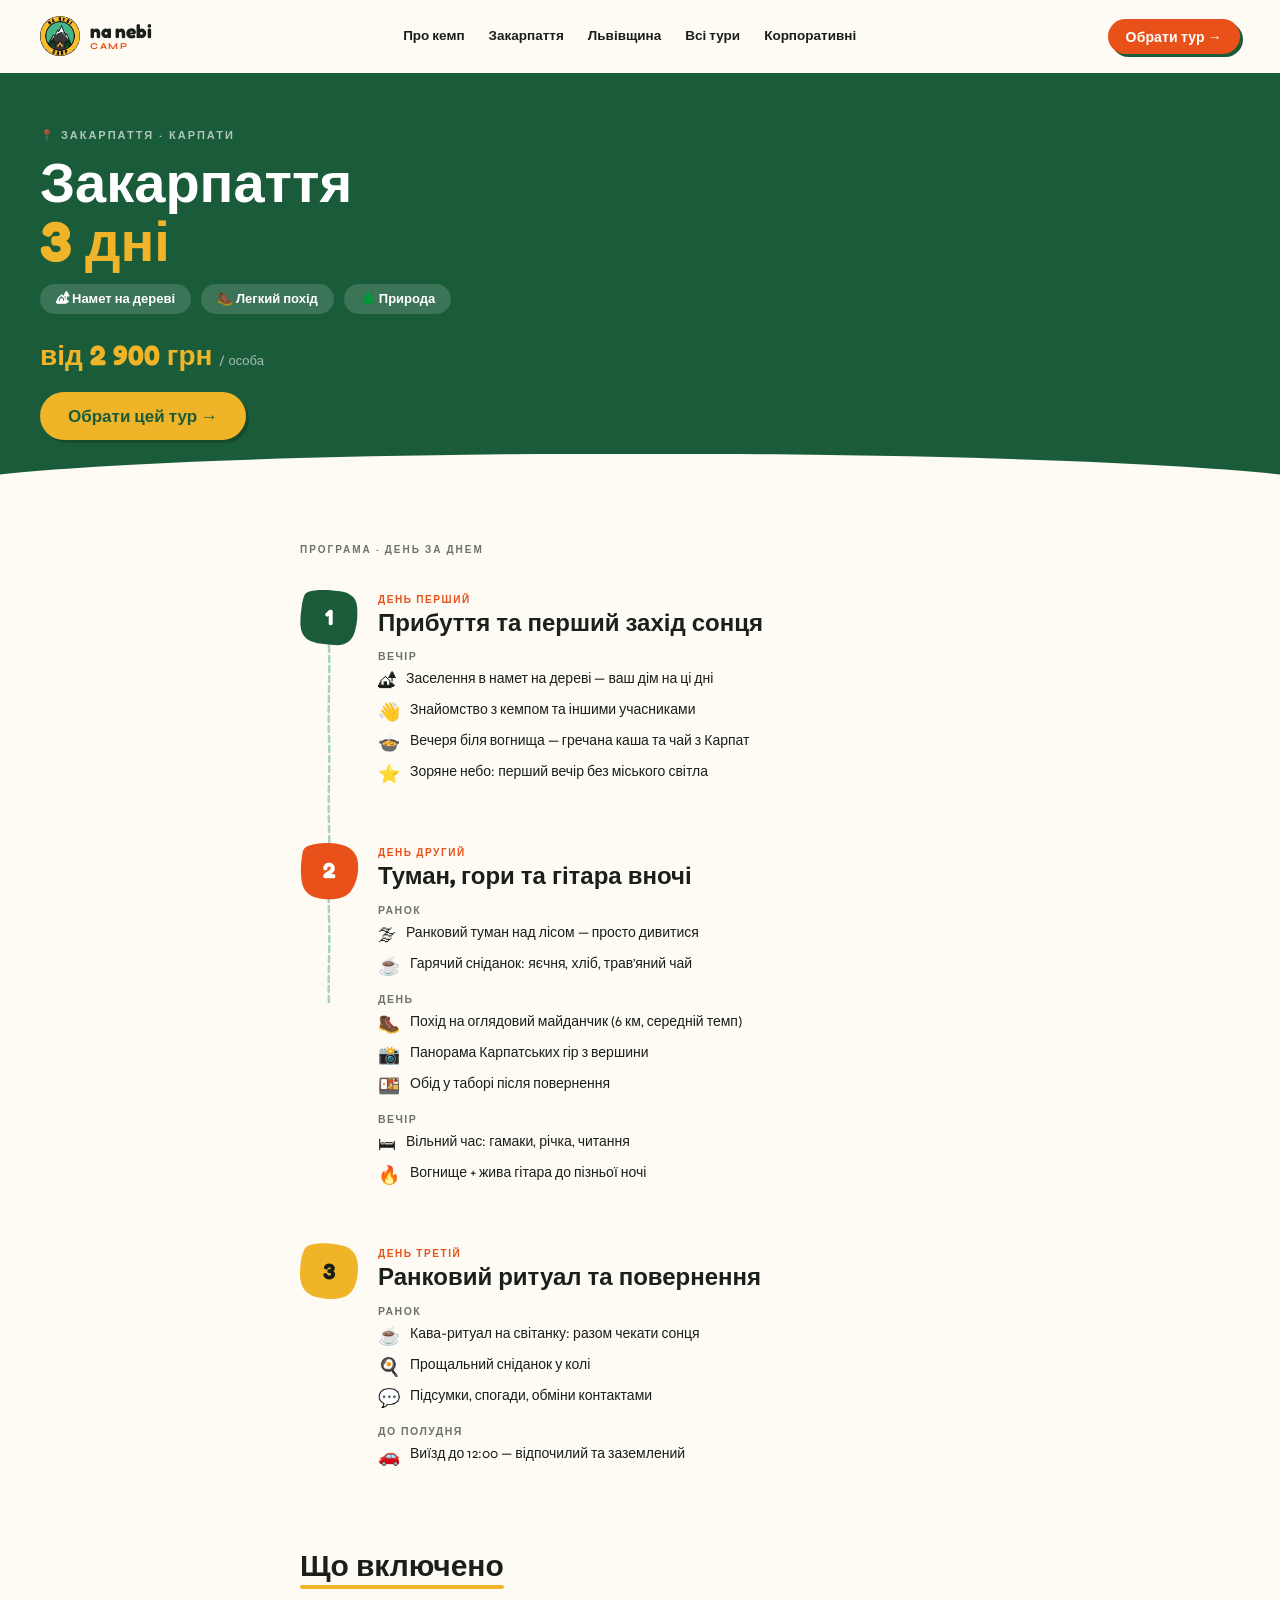
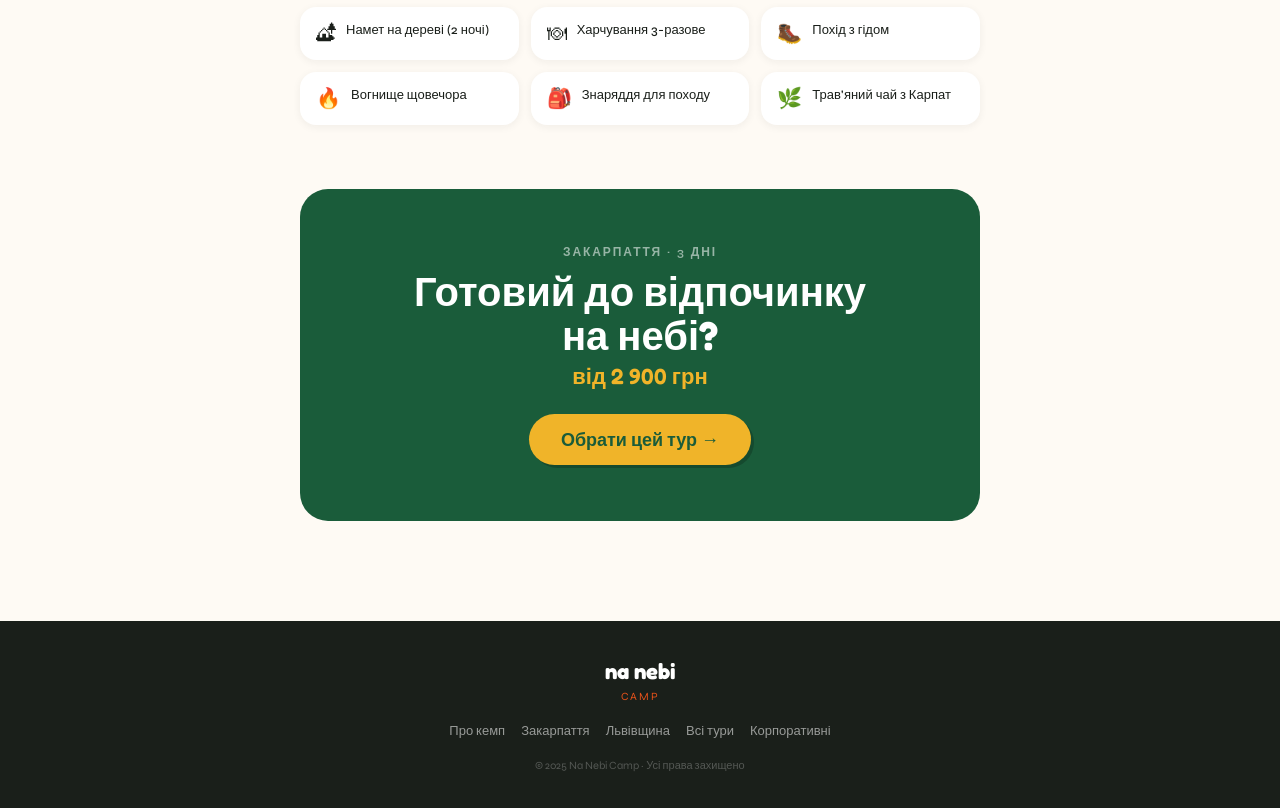
<file: program-zak-3.html>
<!DOCTYPE html>
<html lang="uk">
<head>
<meta charset="UTF-8">
<meta name="viewport" content="width=device-width, initial-scale=1.0">
<title>Закарпаття 3 дні — Na Nebi Camp</title>
<link rel="preconnect" href="https://fonts.googleapis.com">
<link rel="preconnect" href="https://fonts.gstatic.com" crossorigin>
<link href="https://fonts.googleapis.com/css2?family=Fredoka:wght@400;500;600;700&family=Syne:wght@400;500;600;700;800&display=swap" rel="stylesheet">
<link rel="stylesheet" href="shared.css">
<style>
  *, *::before, *::after { box-sizing: border-box; margin: 0; padding: 0; }

  :root {
    --orange:   #E8521A;
    --yellow:   #F0B429;
    --yellow-lt:#FFD966;
    --green:    #1A5C3A;
    --green-md: #2D8A58;
    --green-lt: #A8D5B8;
    --bg:       #FEFAF4;
    --ink:      #1A1F1A;
    --muted:    #6B7566;
    --cream:    #F0EAD6;
  }

  html, body {
    width: 100%;
    background: var(--bg);
    font-family: 'Syne', sans-serif;
    color: var(--ink);
    overflow-x: hidden;
  }

  @keyframes fadeUp {
    from { opacity: 0; transform: translateY(16px); }
    to   { opacity: 1; transform: translateY(0); }
  }
  @keyframes pulseDot {
    0%,100% { transform: scale(1); opacity:1; }
    50%     { transform: scale(1.5); opacity:.6; }
  }

  /* ══ NAV ══ */
  .nav {
    position: sticky; top: 0; z-index: 100;
    display: flex; align-items: center; justify-content: space-between;
    padding: 14px 24px;
    background: transparent;
    border-bottom: 1.5px solid transparent;
    animation: fadeUp .4s ease both;
  }
  .logo { display: flex; align-items: center; gap: 10px; text-decoration: none; }
  .logo-img { width: 40px; height: 40px; border-radius: 50%; object-fit: cover; }
  .logo-text { display: flex; flex-direction: column; }
  .logo-name { font-family:'Fredoka',sans-serif; font-size:19px; font-weight:700; color:var(--ink); line-height:1; }
  .logo-sub  { font-family:'Syne',sans-serif; font-size:9px; font-weight:700; color:var(--orange); letter-spacing:.18em; text-transform:uppercase; line-height:1; margin-top:2px; }
  .nav-links { display:none; gap:24px; align-items:center; }
  .nav-links a { font-family:'Syne',sans-serif; font-size:13.5px; font-weight:600; color:var(--ink); text-decoration:none; transition:color .15s; }
  .nav-links a:hover { color:var(--orange); }
  .nav-cta {
    font-family:'Fredoka',sans-serif; font-size:14px; font-weight:600;
    color:white; background:var(--orange); padding:9px 18px;
    border-radius:50px; cursor:pointer; text-decoration:none;
    box-shadow:3px 3px 0 var(--green); transition:transform .15s,box-shadow .15s; white-space:nowrap;
  }
  .nav-cta:hover { transform:translate(-1px,-1px); box-shadow:4px 4px 0 var(--green); }

  /* ══ PROGRAM HEADER ══ */
  .prog-header {
    background: var(--green);
    padding: 48px 24px 40px;
    position: relative;
    overflow: hidden;
  }
  .prog-header::after {
    content:'';
    position:absolute; bottom:-2px; left:0; right:0; height:36px;
    background: var(--bg);
    clip-path: ellipse(55% 100% at 50% 100%);
  }
  .prog-location {
    font-family:'Syne',sans-serif; font-size:11px; font-weight:700;
    color: rgba(255,255,255,.65); letter-spacing:.18em; text-transform:uppercase;
    margin-bottom: 10px;
  }
  .prog-title {
    font-family:'Fredoka',sans-serif; font-size: clamp(36px,9vw,56px); font-weight:700;
    color: white; line-height: 1.05; margin-bottom:14px;
  }
  .prog-title span { color: var(--yellow); }
  .prog-meta { display:flex; flex-wrap:wrap; gap:10px; margin-bottom:24px; }
  .prog-badge {
    display:inline-flex; align-items:center; gap:7px;
    background: rgba(255,255,255,.15); border-radius:50px;
    padding: 7px 16px;
    font-family:'Syne',sans-serif; font-size:13px; font-weight:600; color:white;
  }
  .prog-price {
    font-family:'Fredoka',sans-serif; font-size:28px; font-weight:700; color:var(--yellow);
    margin-bottom: 20px;
  }
  .prog-price span { font-family:'Syne',sans-serif; font-size:13px; font-weight:500; color:rgba(255,255,255,.6); }
  .prog-cta-btn {
    display:inline-flex; align-items:center; gap:10px;
    font-family:'Fredoka',sans-serif; font-size:17px; font-weight:600;
    color:var(--green); background:var(--yellow);
    padding:13px 28px; border-radius:50px; text-decoration:none;
    box-shadow:3px 3px 0 rgba(0,0,0,.2); transition:transform .15s, box-shadow .15s;
  }
  .prog-cta-btn:hover { transform:translate(-1px,-1px); box-shadow:4px 4px 0 rgba(0,0,0,.2); }

  /* ══ MAIN CONTENT ══ */
  .main { max-width: 760px; margin: 0 auto; padding: 48px 24px 80px; }

  .section-label {
    font-family:'Syne',sans-serif; font-size:10px; font-weight:700;
    color:var(--muted); letter-spacing:.2em; text-transform:uppercase;
    margin-bottom: 32px;
  }

  /* ══ TIMELINE ══ */
  .timeline {
    position: relative;
    padding-left: 0;
  }
  .timeline-wavy {
    position:absolute; left: 28px; top:0; bottom:0; width:4px;
    pointer-events:none; z-index:0;
    overflow:visible;
  }

  .day-card {
    display: flex; gap: 20px;
    margin-bottom: 40px;
    position: relative; z-index:1;
    animation: fadeUp .5s ease both;
  }
  .day-num-col { flex-shrink: 0; display:flex; flex-direction:column; align-items:center; }
  .day-circle {
    width: 58px; height: 58px; flex-shrink:0;
    position: relative; display:flex; align-items:center; justify-content:center;
  }
  .day-circle svg.dc-bg {
    position:absolute; inset:0; width:100%; height:100%; overflow:visible;
  }
  .day-num-text {
    position:relative; z-index:1;
    font-family:'Fredoka',sans-serif; font-size:22px; font-weight:700; color:white;
    line-height:1;
  }

  .day-body { flex:1; padding-top:6px; }
  .day-label {
    font-family:'Syne',sans-serif; font-size:10px; font-weight:700;
    color:var(--orange); letter-spacing:.16em; text-transform:uppercase;
    margin-bottom:4px;
  }
  .day-title {
    font-family:'Fredoka',sans-serif; font-size:24px; font-weight:700;
    color:var(--ink); line-height:1.1; margin-bottom:14px;
  }

  /* period blocks */
  .period { margin-bottom:14px; }
  .period-name {
    font-family:'Syne',sans-serif; font-size:10.5px; font-weight:700;
    color:var(--muted); letter-spacing:.14em; text-transform:uppercase;
    margin-bottom:6px;
  }
  .activities { display:flex; flex-direction:column; gap:6px; }
  .activity {
    display:flex; align-items:flex-start; gap:10px;
    font-family:'Syne',sans-serif; font-size:14px; font-weight:400; color:var(--ink);
    line-height:1.45;
  }
  .act-icon { font-size:18px; flex-shrink:0; margin-top:-1px; }

  /* ══ INCLUSIONS ══ */
  .includes-section { margin-top: 64px; }
  .includes-title {
    font-family:'Fredoka',sans-serif; font-size:30px; font-weight:700;
    color:var(--ink); margin-bottom:24px;
    position:relative; display:inline-block;
  }
  .includes-title::after {
    content:'';
    position:absolute; bottom:-6px; left:0; right:0; height:4px;
    background: var(--yellow); border-radius:2px;
  }
  .includes-grid {
    display:grid; grid-template-columns:1fr 1fr; gap:12px;
  }
  .include-item {
    display:flex; align-items:flex-start; gap:10px;
    background:white; border-radius:16px; padding:14px 16px;
    box-shadow: 0 2px 8px rgba(26,31,26,.06);
  }
  .include-icon { font-size:20px; flex-shrink:0; }
  .include-text { font-family:'Syne',sans-serif; font-size:13px; font-weight:500; color:var(--ink); line-height:1.4; }

  /* ══ BOTTOM CTA ══ */
  .bottom-cta {
    margin-top: 64px;
    background: var(--green);
    border-radius: 28px;
    padding: 40px 28px;
    text-align: center;
    position:relative; overflow:hidden;
  }
  .bottom-cta-sub {
    font-family:'Syne',sans-serif; font-size:12px; font-weight:600;
    color:rgba(255,255,255,.55); letter-spacing:.16em; text-transform:uppercase;
    margin-bottom:10px;
  }
  .bottom-cta-title {
    font-family:'Fredoka',sans-serif; font-size:clamp(28px,7vw,40px); font-weight:700;
    color:white; margin-bottom:6px; line-height:1.1;
  }
  .bottom-cta-price {
    font-family:'Fredoka',sans-serif; font-size:22px; font-weight:600;
    color:var(--yellow); margin-bottom:24px;
  }
  .bottom-cta-btn {
    display:inline-flex; align-items:center; gap:10px;
    font-family:'Fredoka',sans-serif; font-size:18px; font-weight:600;
    color:var(--green); background:var(--yellow);
    padding:14px 32px; border-radius:50px; text-decoration:none;
    box-shadow:3px 3px 0 rgba(0,0,0,.2); transition:transform .15s, box-shadow .15s;
  }
  .bottom-cta-btn:hover { transform:translate(-1px,-1px); box-shadow:4px 4px 0 rgba(0,0,0,.2); }

  /* ══ FOOTER ══ */
  .footer {
    background: var(--ink); color:rgba(255,255,255,.5);
    padding: 36px 24px;
    text-align:center;
  }
  .footer-logo { font-family:'Fredoka',sans-serif; font-size:22px; font-weight:700; color:white; margin-bottom:6px; }
  .footer-sub { font-family:'Syne',sans-serif; font-size:11px; letter-spacing:.14em; text-transform:uppercase; color:var(--orange); margin-bottom:20px; }
  .footer-links { display:flex; flex-wrap:wrap; justify-content:center; gap:16px; margin-bottom:20px; }
  .footer-links a { font-family:'Syne',sans-serif; font-size:13px; color:rgba(255,255,255,.55); text-decoration:none; transition:color .15s; }
  .footer-links a:hover { color:white; }
  .footer-copy { font-family:'Syne',sans-serif; font-size:11px; color:rgba(255,255,255,.25); }

  /* ══ MOBILE STICKY BAR ══ */
  .sticky-bar {
    position:fixed; bottom:0; left:0; right:0; z-index:200;
    background:white; padding:12px 20px;
    box-shadow:0 -4px 24px rgba(26,31,26,.12);
    display:flex; align-items:center; justify-content:space-between; gap:12px;
  }
  .sticky-price { font-family:'Fredoka',sans-serif; font-size:20px; font-weight:700; color:var(--ink); }
  .sticky-price span { font-family:'Syne',sans-serif; font-size:11px; font-weight:500; color:var(--muted); display:block; }
  .sticky-cta {
    font-family:'Fredoka',sans-serif; font-size:15px; font-weight:600;
    color:white; background:var(--orange); padding:12px 22px;
    border-radius:50px; text-decoration:none; white-space:nowrap;
    box-shadow:3px 3px 0 var(--green); transition:transform .15s, box-shadow .15s;
  }
  .sticky-cta:hover { transform:translate(-1px,-1px); box-shadow:4px 4px 0 var(--green); }

  @media (min-width:1024px) {
    .nav { padding: 18px 64px; }
    .nav-links { display:flex; }
    .prog-header { padding: 64px 64px 52px; }
    .main { padding: 64px 40px 120px; }
    .includes-grid { grid-template-columns: 1fr 1fr 1fr; }
    .sticky-bar { display:none; }
    .bottom-cta { padding: 56px 40px; }
  }
  @media (min-width:768px) {
    .nav { padding: 16px 40px; }
    .prog-header { padding: 56px 40px 48px; }
    .main { padding: 56px 40px 100px; }
  }
</style>
</head>
<body>

<!-- ══ NAV ══ -->
<nav class="nav">
  <a href="index.html" class="logo">
    <img class="logo-img" src="logo.jpg" alt="Na Nebi Camp">
    <div class="logo-text">
      <span class="logo-name">na nebi</span>
      <span class="logo-sub">camp</span>
    </div>
  </a>
  <div class="nav-links">
    <a href="pro-kemp.html">Про кемп</a>
    <a href="zakarpattya.html">Закарпаття</a>
    <a href="lvivshyna.html">Львівщина</a>
    <a href="vsi-turi.html">Всі тури</a>
    <a href="korporatyvni.html">Корпоративні</a>
  </div>
  <a href="vsi-turi.html" class="nav-cta">Обрати тур →</a>
</nav>

<!-- ══ PROGRAM HEADER ══ -->
<header class="prog-header">
  <div class="prog-location">📍 Закарпаття · Карпати</div>
  <h1 class="prog-title">Закарпаття<br><span>3 дні</span></h1>
  <div class="prog-meta">
    <div class="prog-badge">🏕 Намет на дереві</div>
    <div class="prog-badge">🥾 Легкий похід</div>
    <div class="prog-badge">🌲 Природа</div>
  </div>
  <div class="prog-price">від 2 900 грн <span>/ особа</span></div>
  <a href="vsi-turi.html?location=zakarpattya&days=3" class="prog-cta-btn">Обрати цей тур →</a>
</header>

<!-- ══ MAIN ══ -->
<main class="main">

  <div class="section-label">Програма · День за днем</div>

  <!-- Timeline wavy line SVG placed relatively -->
  <div class="timeline">

    <!-- SVG wavy connector -->
    <svg class="timeline-wavy" viewBox="0 0 4 100%" preserveAspectRatio="none" fill="none" style="position:absolute;left:27px;top:58px;width:4px;height:calc(100% - 100px);overflow:visible;">
      <path d="M2 0 C3 30 1 60 2 90 C3 120 1 150 2 180 C3 210 1 240 2 270 C3 300 1 330 2 360" stroke="#A8D5B8" stroke-width="2.5" stroke-dasharray="6 4" stroke-linecap="round" fill="none"/>
    </svg>

    <!-- День 1 -->
    <div class="day-card" style="animation-delay:.1s">
      <div class="day-num-col">
        <div class="day-circle">
          <svg class="dc-bg" viewBox="0 0 58 58" fill="none">
            <path d="M8 4 C16 1 30 2 38 3 C48 4 56 8 57 18 C58 28 57 38 54 46 C51 54 44 58 34 57 C24 56 10 56 4 48 C-2 40 1 26 2 16 C4 8 4 6 8 4 Z" fill="#1A5C3A"/>
          </svg>
          <span class="day-num-text">1</span>
        </div>
      </div>
      <div class="day-body">
        <div class="day-label">День перший</div>
        <div class="day-title">Прибуття та перший захід сонця</div>
        <div class="period">
          <div class="period-name">Вечір</div>
          <div class="activities">
            <div class="activity"><span class="act-icon">🏕</span><span>Заселення в намет на дереві — ваш дім на ці дні</span></div>
            <div class="activity"><span class="act-icon">👋</span><span>Знайомство з кемпом та іншими учасниками</span></div>
            <div class="activity"><span class="act-icon">🍲</span><span>Вечеря біля вогнища — гречана каша та чай з Карпат</span></div>
            <div class="activity"><span class="act-icon">⭐</span><span>Зоряне небо: перший вечір без міського світла</span></div>
          </div>
        </div>
      </div>
    </div>

    <!-- День 2 -->
    <div class="day-card" style="animation-delay:.2s">
      <div class="day-num-col">
        <div class="day-circle">
          <svg class="dc-bg" viewBox="0 0 58 58" fill="none">
            <path d="M6 6 C14 2 28 1 38 3 C50 5 57 11 58 22 C59 33 56 43 51 50 C46 57 36 59 24 58 C12 57 4 52 2 42 C0 32 1 18 3 10 C4 7 5 7 6 6 Z" fill="#E8521A"/>
          </svg>
          <span class="day-num-text">2</span>
        </div>
      </div>
      <div class="day-body">
        <div class="day-label">День другий</div>
        <div class="day-title">Туман, гори та гітара вночі</div>
        <div class="period">
          <div class="period-name">Ранок</div>
          <div class="activities">
            <div class="activity"><span class="act-icon">🌫</span><span>Ранковий туман над лісом — просто дивитися</span></div>
            <div class="activity"><span class="act-icon">☕</span><span>Гарячий сніданок: яєчня, хліб, трав'яний чай</span></div>
          </div>
        </div>
        <div class="period">
          <div class="period-name">День</div>
          <div class="activities">
            <div class="activity"><span class="act-icon">🥾</span><span>Похід на оглядовий майданчик (6 км, середній темп)</span></div>
            <div class="activity"><span class="act-icon">📸</span><span>Панорама Карпатських гір з вершини</span></div>
            <div class="activity"><span class="act-icon">🍱</span><span>Обід у таборі після повернення</span></div>
          </div>
        </div>
        <div class="period">
          <div class="period-name">Вечір</div>
          <div class="activities">
            <div class="activity"><span class="act-icon">🛏</span><span>Вільний час: гамаки, річка, читання</span></div>
            <div class="activity"><span class="act-icon">🔥</span><span>Вогнище + жива гітара до пізньої ночі</span></div>
          </div>
        </div>
      </div>
    </div>

    <!-- День 3 -->
    <div class="day-card" style="animation-delay:.3s">
      <div class="day-num-col">
        <div class="day-circle">
          <svg class="dc-bg" viewBox="0 0 58 58" fill="none">
            <path d="M10 3 C20 0 34 1 44 4 C54 7 58 15 58 26 C58 37 55 48 48 53 C41 58 28 58 16 55 C5 52 0 44 0 32 C0 20 2 10 6 5 C7 4 9 4 10 3 Z" fill="#F0B429"/>
          </svg>
          <span class="day-num-text" style="color:var(--ink)">3</span>
        </div>
      </div>
      <div class="day-body">
        <div class="day-label">День третій</div>
        <div class="day-title">Ранковий ритуал та повернення</div>
        <div class="period">
          <div class="period-name">Ранок</div>
          <div class="activities">
            <div class="activity"><span class="act-icon">☕</span><span>Кава-ритуал на світанку: разом чекати сонця</span></div>
            <div class="activity"><span class="act-icon">🍳</span><span>Прощальний сніданок у колі</span></div>
            <div class="activity"><span class="act-icon">💬</span><span>Підсумки, спогади, обміни контактами</span></div>
          </div>
        </div>
        <div class="period">
          <div class="period-name">До полудня</div>
          <div class="activities">
            <div class="activity"><span class="act-icon">🚗</span><span>Виїзд до 12:00 — відпочилий та заземлений</span></div>
          </div>
        </div>
      </div>
    </div>

  </div><!-- /timeline -->

  <!-- ══ INCLUSIONS ══ -->
  <div class="includes-section">
    <h2 class="includes-title">Що включено</h2>
    <div class="includes-grid">
      <div class="include-item"><span class="include-icon">🏕</span><span class="include-text">Намет на дереві (2 ночі)</span></div>
      <div class="include-item"><span class="include-icon">🍽</span><span class="include-text">Харчування 3-разове</span></div>
      <div class="include-item"><span class="include-icon">🥾</span><span class="include-text">Похід з гідом</span></div>
      <div class="include-item"><span class="include-icon">🔥</span><span class="include-text">Вогнище щовечора</span></div>
      <div class="include-item"><span class="include-icon">🎒</span><span class="include-text">Знаряддя для походу</span></div>
      <div class="include-item"><span class="include-icon">🌿</span><span class="include-text">Трав'яний чай з Карпат</span></div>
    </div>
  </div>

  <!-- ══ BOTTOM CTA ══ -->
  <div class="bottom-cta">
    <div class="bottom-cta-sub">Закарпаття · 3 дні</div>
    <div class="bottom-cta-title">Готовий до відпочинку<br>на небі?</div>
    <div class="bottom-cta-price">від 2 900 грн</div>
    <a href="vsi-turi.html?location=zakarpattya&days=3" class="bottom-cta-btn">Обрати цей тур →</a>
  </div>

</main>

<!-- ══ FOOTER ══ -->
<footer class="footer">
  <div class="footer-logo">na nebi</div>
  <div class="footer-sub">camp</div>
  <div class="footer-links">
    <a href="pro-kemp.html">Про кемп</a>
    <a href="zakarpattya.html">Закарпаття</a>
    <a href="lvivshyna.html">Львівщина</a>
    <a href="vsi-turi.html">Всі тури</a>
    <a href="korporatyvni.html">Корпоративні</a>
  </div>
  <div class="footer-copy">© 2025 Na Nebi Camp · Усі права захищено</div>
</footer>

<!-- ══ MOBILE STICKY BAR ══ -->
<div class="sticky-bar">
  <div class="sticky-price">
    <span>від</span>
    2 900 грн
  </div>
  <a href="vsi-turi.html?location=zakarpattya&days=3" class="sticky-cta">Обрати тур</a>
</div>

</body>
</html>
</file>
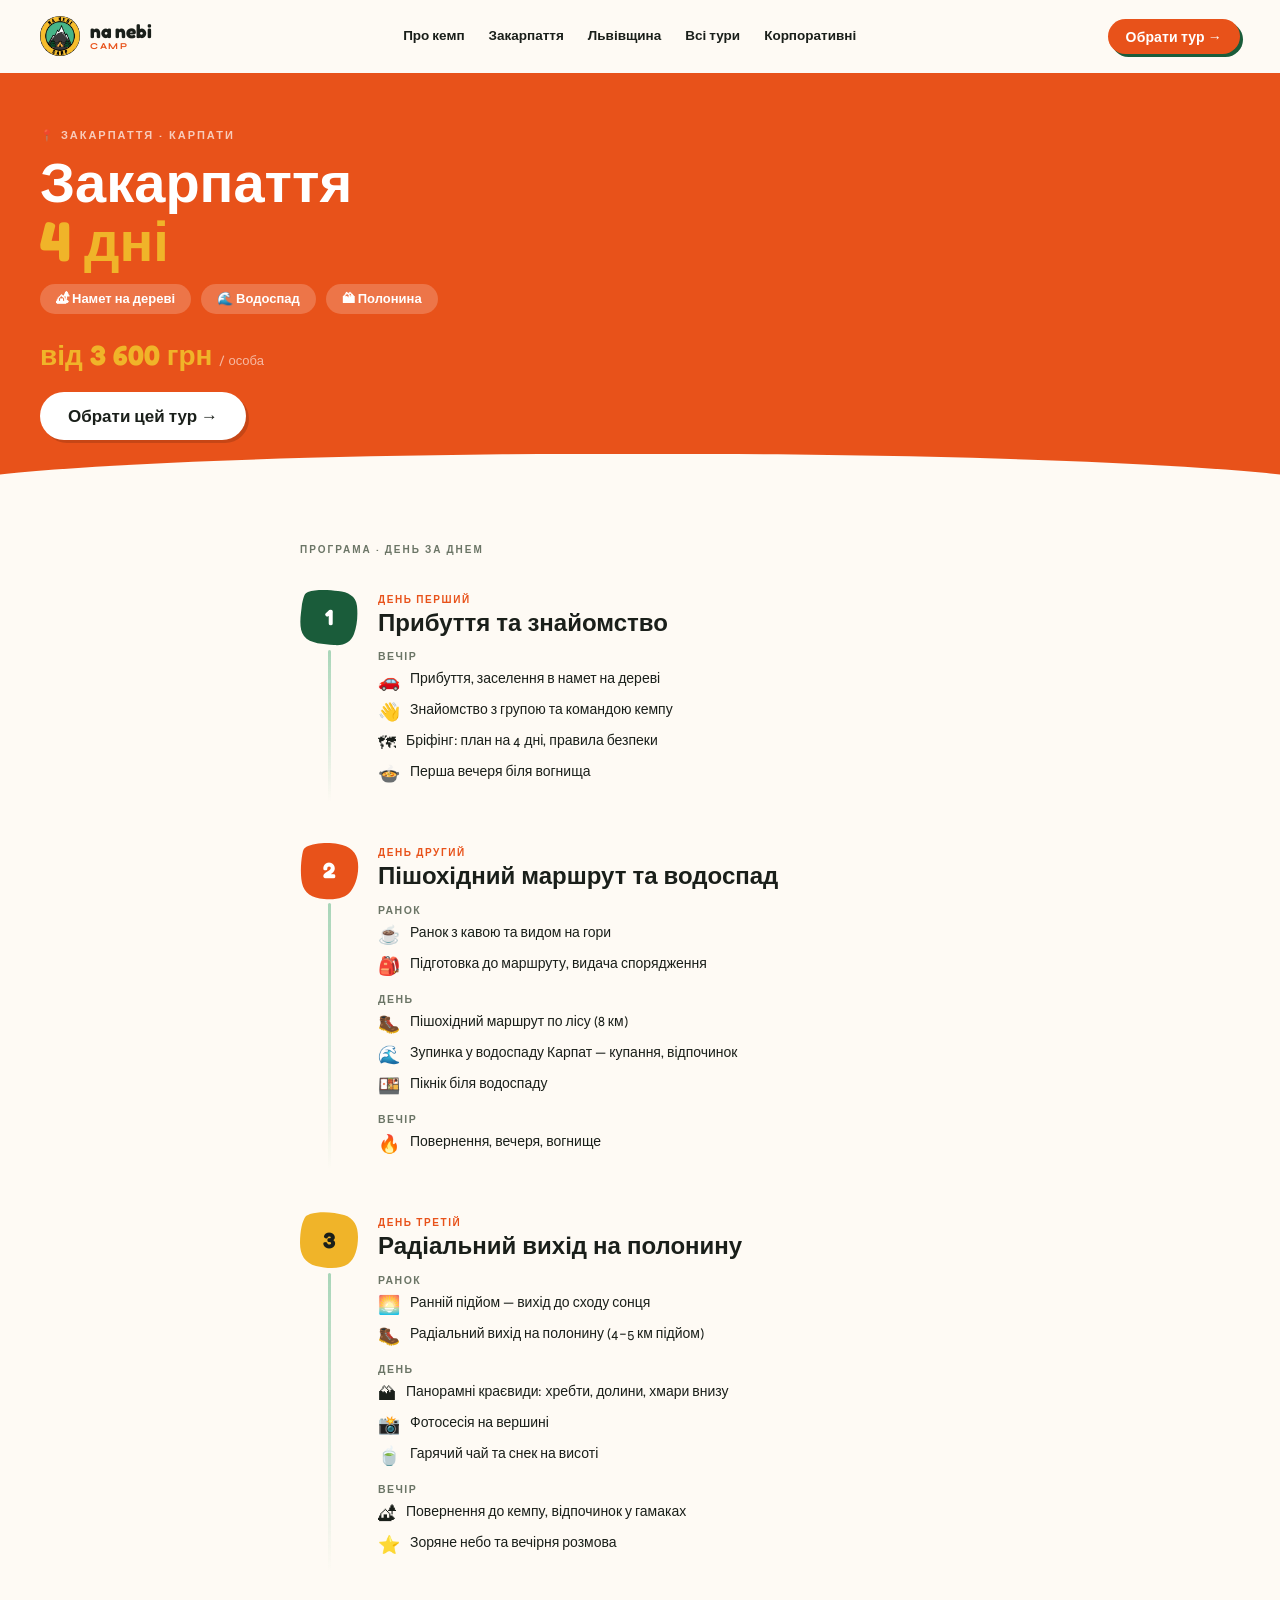
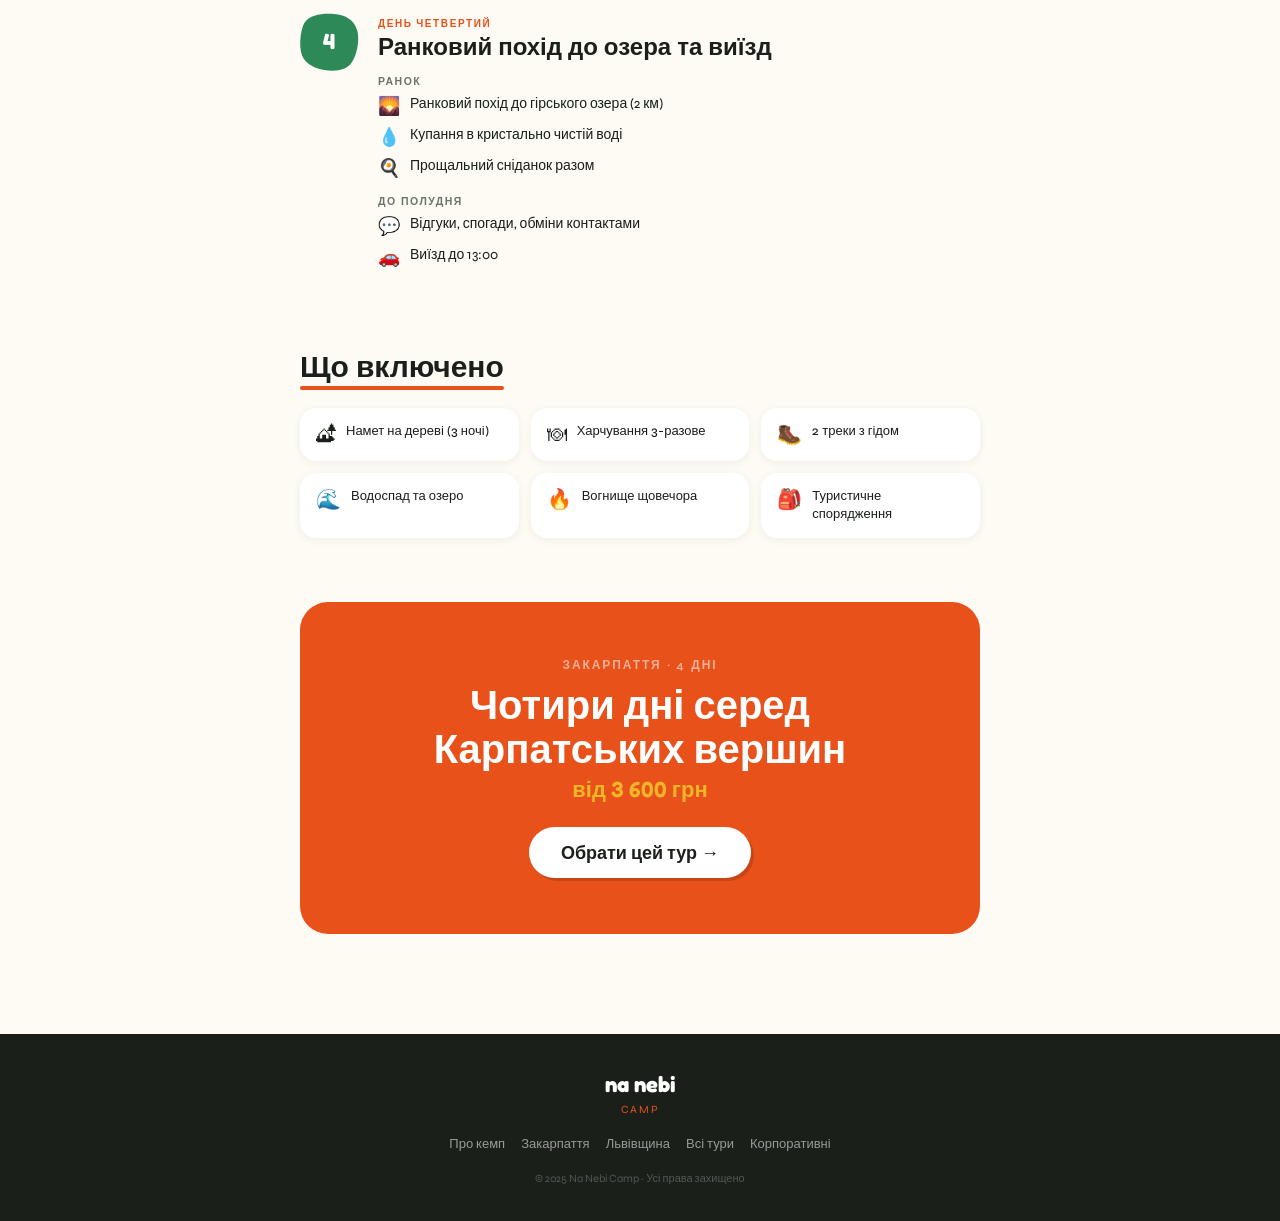
<file: program-zak-4.html>
<!DOCTYPE html>
<html lang="uk">
<head>
<meta charset="UTF-8">
<meta name="viewport" content="width=device-width, initial-scale=1.0">
<title>Закарпаття 4 дні — Na Nebi Camp</title>
<link rel="preconnect" href="https://fonts.googleapis.com">
<link rel="preconnect" href="https://fonts.gstatic.com" crossorigin>
<link href="https://fonts.googleapis.com/css2?family=Fredoka:wght@400;500;600;700&family=Syne:wght@400;500;600;700;800&display=swap" rel="stylesheet">
<link rel="stylesheet" href="shared.css">
<style>
  *, *::before, *::after { box-sizing: border-box; margin: 0; padding: 0; }

  :root {
    --orange:   #E8521A;
    --yellow:   #F0B429;
    --yellow-lt:#FFD966;
    --green:    #1A5C3A;
    --green-md: #2D8A58;
    --green-lt: #A8D5B8;
    --bg:       #FEFAF4;
    --ink:      #1A1F1A;
    --muted:    #6B7566;
    --cream:    #F0EAD6;
  }

  html, body {
    width: 100%;
    background: var(--bg);
    font-family: 'Syne', sans-serif;
    color: var(--ink);
    overflow-x: hidden;
  }

  @keyframes fadeUp {
    from { opacity: 0; transform: translateY(16px); }
    to   { opacity: 1; transform: translateY(0); }
  }

  /* ══ NAV ══ */
  .nav {
    position: sticky; top: 0; z-index: 100;
    display: flex; align-items: center; justify-content: space-between;
    padding: 14px 24px;
    background: transparent;
    border-bottom: 1.5px solid transparent;
    animation: fadeUp .4s ease both;
  }
  .logo { display: flex; align-items: center; gap: 10px; text-decoration: none; }
  .logo-img { width: 40px; height: 40px; border-radius: 50%; object-fit: cover; }
  .logo-text { display: flex; flex-direction: column; }
  .logo-name { font-family:'Fredoka',sans-serif; font-size:19px; font-weight:700; color:var(--ink); line-height:1; }
  .logo-sub  { font-family:'Syne',sans-serif; font-size:9px; font-weight:700; color:var(--orange); letter-spacing:.18em; text-transform:uppercase; line-height:1; margin-top:2px; }
  .nav-links { display:none; gap:24px; align-items:center; }
  .nav-links a { font-family:'Syne',sans-serif; font-size:13.5px; font-weight:600; color:var(--ink); text-decoration:none; transition:color .15s; }
  .nav-links a:hover { color:var(--orange); }
  .nav-cta {
    font-family:'Fredoka',sans-serif; font-size:14px; font-weight:600;
    color:white; background:var(--orange); padding:9px 18px;
    border-radius:50px; cursor:pointer; text-decoration:none;
    box-shadow:3px 3px 0 var(--green); transition:transform .15s,box-shadow .15s; white-space:nowrap;
  }
  .nav-cta:hover { transform:translate(-1px,-1px); box-shadow:4px 4px 0 var(--green); }

  /* ══ PROGRAM HEADER ══ */
  .prog-header {
    background: var(--orange);
    padding: 48px 24px 40px;
    position: relative;
    overflow: hidden;
  }
  .prog-header::after {
    content:'';
    position:absolute; bottom:-2px; left:0; right:0; height:36px;
    background: var(--bg);
    clip-path: ellipse(55% 100% at 50% 100%);
  }
  .prog-location {
    font-family:'Syne',sans-serif; font-size:11px; font-weight:700;
    color: rgba(255,255,255,.7); letter-spacing:.18em; text-transform:uppercase;
    margin-bottom: 10px;
  }
  .prog-title {
    font-family:'Fredoka',sans-serif; font-size: clamp(36px,9vw,56px); font-weight:700;
    color: white; line-height: 1.05; margin-bottom:14px;
  }
  .prog-title span { color: var(--yellow); }
  .prog-meta { display:flex; flex-wrap:wrap; gap:10px; margin-bottom:24px; }
  .prog-badge {
    display:inline-flex; align-items:center; gap:7px;
    background: rgba(255,255,255,.2); border-radius:50px;
    padding: 7px 16px;
    font-family:'Syne',sans-serif; font-size:13px; font-weight:600; color:white;
  }
  .prog-price {
    font-family:'Fredoka',sans-serif; font-size:28px; font-weight:700; color:var(--yellow);
    margin-bottom: 20px;
  }
  .prog-price span { font-family:'Syne',sans-serif; font-size:13px; font-weight:500; color:rgba(255,255,255,.6); }
  .prog-cta-btn {
    display:inline-flex; align-items:center; gap:10px;
    font-family:'Fredoka',sans-serif; font-size:17px; font-weight:600;
    color:var(--ink); background:white;
    padding:13px 28px; border-radius:50px; text-decoration:none;
    box-shadow:3px 3px 0 rgba(0,0,0,.15); transition:transform .15s, box-shadow .15s;
  }
  .prog-cta-btn:hover { transform:translate(-1px,-1px); box-shadow:4px 4px 0 rgba(0,0,0,.15); }

  /* ══ MAIN ══ */
  .main { max-width: 760px; margin: 0 auto; padding: 48px 24px 80px; }

  .section-label {
    font-family:'Syne',sans-serif; font-size:10px; font-weight:700;
    color:var(--muted); letter-spacing:.2em; text-transform:uppercase;
    margin-bottom: 32px;
  }

  /* ══ TIMELINE ══ */
  .timeline { position: relative; }

  .day-card {
    display: flex; gap: 20px;
    margin-bottom: 40px;
    position: relative; z-index:1;
    animation: fadeUp .5s ease both;
  }
  .day-num-col { flex-shrink: 0; display:flex; flex-direction:column; align-items:center; }
  .day-circle {
    width: 58px; height: 58px; flex-shrink:0;
    position: relative; display:flex; align-items:center; justify-content:center;
  }
  .day-circle svg.dc-bg {
    position:absolute; inset:0; width:100%; height:100%; overflow:visible;
  }
  .day-num-text {
    position:relative; z-index:1;
    font-family:'Fredoka',sans-serif; font-size:22px; font-weight:700; color:white;
    line-height:1;
  }

  .day-connector {
    width:3px; flex:1; min-height:20px;
    background: linear-gradient(to bottom, var(--green-lt) 0%, transparent 100%);
    border-radius:2px; margin-top:4px;
  }

  .day-body { flex:1; padding-top:6px; }
  .day-label {
    font-family:'Syne',sans-serif; font-size:10px; font-weight:700;
    color:var(--orange); letter-spacing:.16em; text-transform:uppercase;
    margin-bottom:4px;
  }
  .day-title {
    font-family:'Fredoka',sans-serif; font-size:24px; font-weight:700;
    color:var(--ink); line-height:1.1; margin-bottom:14px;
  }
  .period { margin-bottom:14px; }
  .period-name {
    font-family:'Syne',sans-serif; font-size:10.5px; font-weight:700;
    color:var(--muted); letter-spacing:.14em; text-transform:uppercase;
    margin-bottom:6px;
  }
  .activities { display:flex; flex-direction:column; gap:6px; }
  .activity {
    display:flex; align-items:flex-start; gap:10px;
    font-family:'Syne',sans-serif; font-size:14px; font-weight:400; color:var(--ink);
    line-height:1.45;
  }
  .act-icon { font-size:18px; flex-shrink:0; margin-top:-1px; }

  /* ══ INCLUSIONS ══ */
  .includes-section { margin-top: 64px; }
  .includes-title {
    font-family:'Fredoka',sans-serif; font-size:30px; font-weight:700;
    color:var(--ink); margin-bottom:24px;
    position:relative; display:inline-block;
  }
  .includes-title::after {
    content:''; position:absolute; bottom:-6px; left:0; right:0; height:4px;
    background: var(--orange); border-radius:2px;
  }
  .includes-grid { display:grid; grid-template-columns:1fr 1fr; gap:12px; }
  .include-item {
    display:flex; align-items:flex-start; gap:10px;
    background:white; border-radius:16px; padding:14px 16px;
    box-shadow: 0 2px 8px rgba(26,31,26,.06);
  }
  .include-icon { font-size:20px; flex-shrink:0; }
  .include-text { font-family:'Syne',sans-serif; font-size:13px; font-weight:500; color:var(--ink); line-height:1.4; }

  /* ══ BOTTOM CTA ══ */
  .bottom-cta {
    margin-top: 64px; background: var(--orange);
    border-radius: 28px; padding: 40px 28px; text-align: center;
  }
  .bottom-cta-sub {
    font-family:'Syne',sans-serif; font-size:12px; font-weight:600;
    color:rgba(255,255,255,.55); letter-spacing:.16em; text-transform:uppercase; margin-bottom:10px;
  }
  .bottom-cta-title {
    font-family:'Fredoka',sans-serif; font-size:clamp(28px,7vw,40px); font-weight:700;
    color:white; margin-bottom:6px; line-height:1.1;
  }
  .bottom-cta-price {
    font-family:'Fredoka',sans-serif; font-size:22px; font-weight:600;
    color:var(--yellow); margin-bottom:24px;
  }
  .bottom-cta-btn {
    display:inline-flex; align-items:center; gap:10px;
    font-family:'Fredoka',sans-serif; font-size:18px; font-weight:600;
    color:var(--ink); background:white;
    padding:14px 32px; border-radius:50px; text-decoration:none;
    box-shadow:3px 3px 0 rgba(0,0,0,.15); transition:transform .15s, box-shadow .15s;
  }
  .bottom-cta-btn:hover { transform:translate(-1px,-1px); box-shadow:4px 4px 0 rgba(0,0,0,.15); }

  /* ══ FOOTER ══ */
  .footer {
    background: var(--ink); color:rgba(255,255,255,.5);
    padding: 36px 24px; text-align:center;
  }
  .footer-logo { font-family:'Fredoka',sans-serif; font-size:22px; font-weight:700; color:white; margin-bottom:6px; }
  .footer-sub { font-family:'Syne',sans-serif; font-size:11px; letter-spacing:.14em; text-transform:uppercase; color:var(--orange); margin-bottom:20px; }
  .footer-links { display:flex; flex-wrap:wrap; justify-content:center; gap:16px; margin-bottom:20px; }
  .footer-links a { font-family:'Syne',sans-serif; font-size:13px; color:rgba(255,255,255,.55); text-decoration:none; transition:color .15s; }
  .footer-links a:hover { color:white; }
  .footer-copy { font-family:'Syne',sans-serif; font-size:11px; color:rgba(255,255,255,.25); }

  /* ══ STICKY BAR ══ */
  .sticky-bar {
    position:fixed; bottom:0; left:0; right:0; z-index:200;
    background:white; padding:12px 20px;
    box-shadow:0 -4px 24px rgba(26,31,26,.12);
    display:flex; align-items:center; justify-content:space-between; gap:12px;
  }
  .sticky-price { font-family:'Fredoka',sans-serif; font-size:20px; font-weight:700; color:var(--ink); }
  .sticky-price span { font-family:'Syne',sans-serif; font-size:11px; font-weight:500; color:var(--muted); display:block; }
  .sticky-cta {
    font-family:'Fredoka',sans-serif; font-size:15px; font-weight:600;
    color:white; background:var(--orange); padding:12px 22px;
    border-radius:50px; text-decoration:none; white-space:nowrap;
    box-shadow:3px 3px 0 var(--green); transition:transform .15s, box-shadow .15s;
  }
  .sticky-cta:hover { transform:translate(-1px,-1px); box-shadow:4px 4px 0 var(--green); }

  @media (min-width:1024px) {
    .nav { padding: 18px 64px; }
    .nav-links { display:flex; }
    .prog-header { padding: 64px 64px 52px; }
    .main { padding: 64px 40px 120px; }
    .includes-grid { grid-template-columns: 1fr 1fr 1fr; }
    .sticky-bar { display:none; }
    .bottom-cta { padding: 56px 40px; }
  }
  @media (min-width:768px) {
    .nav { padding: 16px 40px; }
    .prog-header { padding: 56px 40px 48px; }
    .main { padding: 56px 40px 100px; }
  }
</style>
</head>
<body>

<!-- ══ NAV ══ -->
<nav class="nav">
  <a href="index.html" class="logo">
    <img class="logo-img" src="logo.jpg" alt="Na Nebi Camp">
    <div class="logo-text">
      <span class="logo-name">na nebi</span>
      <span class="logo-sub">camp</span>
    </div>
  </a>
  <div class="nav-links">
    <a href="pro-kemp.html">Про кемп</a>
    <a href="zakarpattya.html">Закарпаття</a>
    <a href="lvivshyna.html">Львівщина</a>
    <a href="vsi-turi.html">Всі тури</a>
    <a href="korporatyvni.html">Корпоративні</a>
  </div>
  <a href="vsi-turi.html" class="nav-cta">Обрати тур →</a>
</nav>

<!-- ══ PROGRAM HEADER ══ -->
<header class="prog-header">
  <div class="prog-location">📍 Закарпаття · Карпати</div>
  <h1 class="prog-title">Закарпаття<br><span>4 дні</span></h1>
  <div class="prog-meta">
    <div class="prog-badge">🏕 Намет на дереві</div>
    <div class="prog-badge">🌊 Водоспад</div>
    <div class="prog-badge">🏔 Полонина</div>
  </div>
  <div class="prog-price">від 3 600 грн <span>/ особа</span></div>
  <a href="vsi-turi.html?location=zakarpattya&days=4" class="prog-cta-btn">Обрати цей тур →</a>
</header>

<!-- ══ MAIN ══ -->
<main class="main">

  <div class="section-label">Програма · День за днем</div>

  <div class="timeline">

    <!-- День 1 -->
    <div class="day-card" style="animation-delay:.1s">
      <div class="day-num-col">
        <div class="day-circle">
          <svg class="dc-bg" viewBox="0 0 58 58" fill="none">
            <path d="M8 4 C16 1 30 2 38 3 C48 4 56 8 57 18 C58 28 57 38 54 46 C51 54 44 58 34 57 C24 56 10 56 4 48 C-2 40 1 26 2 16 C4 8 4 6 8 4 Z" fill="#1A5C3A"/>
          </svg>
          <span class="day-num-text">1</span>
        </div>
        <div class="day-connector"></div>
      </div>
      <div class="day-body">
        <div class="day-label">День перший</div>
        <div class="day-title">Прибуття та знайомство</div>
        <div class="period">
          <div class="period-name">Вечір</div>
          <div class="activities">
            <div class="activity"><span class="act-icon">🚗</span><span>Прибуття, заселення в намет на дереві</span></div>
            <div class="activity"><span class="act-icon">👋</span><span>Знайомство з групою та командою кемпу</span></div>
            <div class="activity"><span class="act-icon">🗺</span><span>Бріфінг: план на 4 дні, правила безпеки</span></div>
            <div class="activity"><span class="act-icon">🍲</span><span>Перша вечеря біля вогнища</span></div>
          </div>
        </div>
      </div>
    </div>

    <!-- День 2 -->
    <div class="day-card" style="animation-delay:.2s">
      <div class="day-num-col">
        <div class="day-circle">
          <svg class="dc-bg" viewBox="0 0 58 58" fill="none">
            <path d="M6 6 C14 2 28 1 38 3 C50 5 57 11 58 22 C59 33 56 43 51 50 C46 57 36 59 24 58 C12 57 4 52 2 42 C0 32 1 18 3 10 C4 7 5 7 6 6 Z" fill="#E8521A"/>
          </svg>
          <span class="day-num-text">2</span>
        </div>
        <div class="day-connector"></div>
      </div>
      <div class="day-body">
        <div class="day-label">День другий</div>
        <div class="day-title">Пішохідний маршрут та водоспад</div>
        <div class="period">
          <div class="period-name">Ранок</div>
          <div class="activities">
            <div class="activity"><span class="act-icon">☕</span><span>Ранок з кавою та видом на гори</span></div>
            <div class="activity"><span class="act-icon">🎒</span><span>Підготовка до маршруту, видача спорядження</span></div>
          </div>
        </div>
        <div class="period">
          <div class="period-name">День</div>
          <div class="activities">
            <div class="activity"><span class="act-icon">🥾</span><span>Пішохідний маршрут по лісу (8 км)</span></div>
            <div class="activity"><span class="act-icon">🌊</span><span>Зупинка у водоспаду Карпат — купання, відпочинок</span></div>
            <div class="activity"><span class="act-icon">🍱</span><span>Пікнік біля водоспаду</span></div>
          </div>
        </div>
        <div class="period">
          <div class="period-name">Вечір</div>
          <div class="activities">
            <div class="activity"><span class="act-icon">🔥</span><span>Повернення, вечеря, вогнище</span></div>
          </div>
        </div>
      </div>
    </div>

    <!-- День 3 -->
    <div class="day-card" style="animation-delay:.3s">
      <div class="day-num-col">
        <div class="day-circle">
          <svg class="dc-bg" viewBox="0 0 58 58" fill="none">
            <path d="M10 3 C20 0 34 1 44 4 C54 7 58 15 58 26 C58 37 55 48 48 53 C41 58 28 58 16 55 C5 52 0 44 0 32 C0 20 2 10 6 5 C7 4 9 4 10 3 Z" fill="#F0B429"/>
          </svg>
          <span class="day-num-text" style="color:var(--ink)">3</span>
        </div>
        <div class="day-connector"></div>
      </div>
      <div class="day-body">
        <div class="day-label">День третій</div>
        <div class="day-title">Радіальний вихід на полонину</div>
        <div class="period">
          <div class="period-name">Ранок</div>
          <div class="activities">
            <div class="activity"><span class="act-icon">🌅</span><span>Ранній підйом — вихід до сходу сонця</span></div>
            <div class="activity"><span class="act-icon">🥾</span><span>Радіальний вихід на полонину (4–5 км підйом)</span></div>
          </div>
        </div>
        <div class="period">
          <div class="period-name">День</div>
          <div class="activities">
            <div class="activity"><span class="act-icon">🏔</span><span>Панорамні краєвиди: хребти, долини, хмари внизу</span></div>
            <div class="activity"><span class="act-icon">📸</span><span>Фотосесія на вершині</span></div>
            <div class="activity"><span class="act-icon">🍵</span><span>Гарячий чай та снек на висоті</span></div>
          </div>
        </div>
        <div class="period">
          <div class="period-name">Вечір</div>
          <div class="activities">
            <div class="activity"><span class="act-icon">🏕</span><span>Повернення до кемпу, відпочинок у гамаках</span></div>
            <div class="activity"><span class="act-icon">⭐</span><span>Зоряне небо та вечірня розмова</span></div>
          </div>
        </div>
      </div>
    </div>

    <!-- День 4 -->
    <div class="day-card" style="animation-delay:.4s">
      <div class="day-num-col">
        <div class="day-circle">
          <svg class="dc-bg" viewBox="0 0 58 58" fill="none">
            <path d="M5 10 C10 3 22 1 34 2 C46 3 54 8 57 18 C60 28 57 42 52 50 C47 58 36 60 24 58 C12 56 3 50 1 40 C-1 30 1 16 5 10 Z" fill="#2D8A58"/>
          </svg>
          <span class="day-num-text">4</span>
        </div>
      </div>
      <div class="day-body">
        <div class="day-label">День четвертий</div>
        <div class="day-title">Ранковий похід до озера та виїзд</div>
        <div class="period">
          <div class="period-name">Ранок</div>
          <div class="activities">
            <div class="activity"><span class="act-icon">🌄</span><span>Ранковий похід до гірського озера (2 км)</span></div>
            <div class="activity"><span class="act-icon">💧</span><span>Купання в кристально чистій воді</span></div>
            <div class="activity"><span class="act-icon">🍳</span><span>Прощальний сніданок разом</span></div>
          </div>
        </div>
        <div class="period">
          <div class="period-name">До полудня</div>
          <div class="activities">
            <div class="activity"><span class="act-icon">💬</span><span>Відгуки, спогади, обміни контактами</span></div>
            <div class="activity"><span class="act-icon">🚗</span><span>Виїзд до 13:00</span></div>
          </div>
        </div>
      </div>
    </div>

  </div><!-- /timeline -->

  <!-- ══ INCLUSIONS ══ -->
  <div class="includes-section">
    <h2 class="includes-title">Що включено</h2>
    <div class="includes-grid">
      <div class="include-item"><span class="include-icon">🏕</span><span class="include-text">Намет на дереві (3 ночі)</span></div>
      <div class="include-item"><span class="include-icon">🍽</span><span class="include-text">Харчування 3-разове</span></div>
      <div class="include-item"><span class="include-icon">🥾</span><span class="include-text">2 треки з гідом</span></div>
      <div class="include-item"><span class="include-icon">🌊</span><span class="include-text">Водоспад та озеро</span></div>
      <div class="include-item"><span class="include-icon">🔥</span><span class="include-text">Вогнище щовечора</span></div>
      <div class="include-item"><span class="include-icon">🎒</span><span class="include-text">Туристичне спорядження</span></div>
    </div>
  </div>

  <!-- ══ BOTTOM CTA ══ -->
  <div class="bottom-cta">
    <div class="bottom-cta-sub">Закарпаття · 4 дні</div>
    <div class="bottom-cta-title">Чотири дні серед<br>Карпатських вершин</div>
    <div class="bottom-cta-price">від 3 600 грн</div>
    <a href="vsi-turi.html?location=zakarpattya&days=4" class="bottom-cta-btn">Обрати цей тур →</a>
  </div>

</main>

<!-- ══ FOOTER ══ -->
<footer class="footer">
  <div class="footer-logo">na nebi</div>
  <div class="footer-sub">camp</div>
  <div class="footer-links">
    <a href="pro-kemp.html">Про кемп</a>
    <a href="zakarpattya.html">Закарпаття</a>
    <a href="lvivshyna.html">Львівщина</a>
    <a href="vsi-turi.html">Всі тури</a>
    <a href="korporatyvni.html">Корпоративні</a>
  </div>
  <div class="footer-copy">© 2025 Na Nebi Camp · Усі права захищено</div>
</footer>

<!-- ══ MOBILE STICKY BAR ══ -->
<div class="sticky-bar">
  <div class="sticky-price">
    <span>від</span>
    3 600 грн
  </div>
  <a href="vsi-turi.html?location=zakarpattya&days=4" class="sticky-cta">Обрати тур</a>
</div>

</body>
</html>
</file>
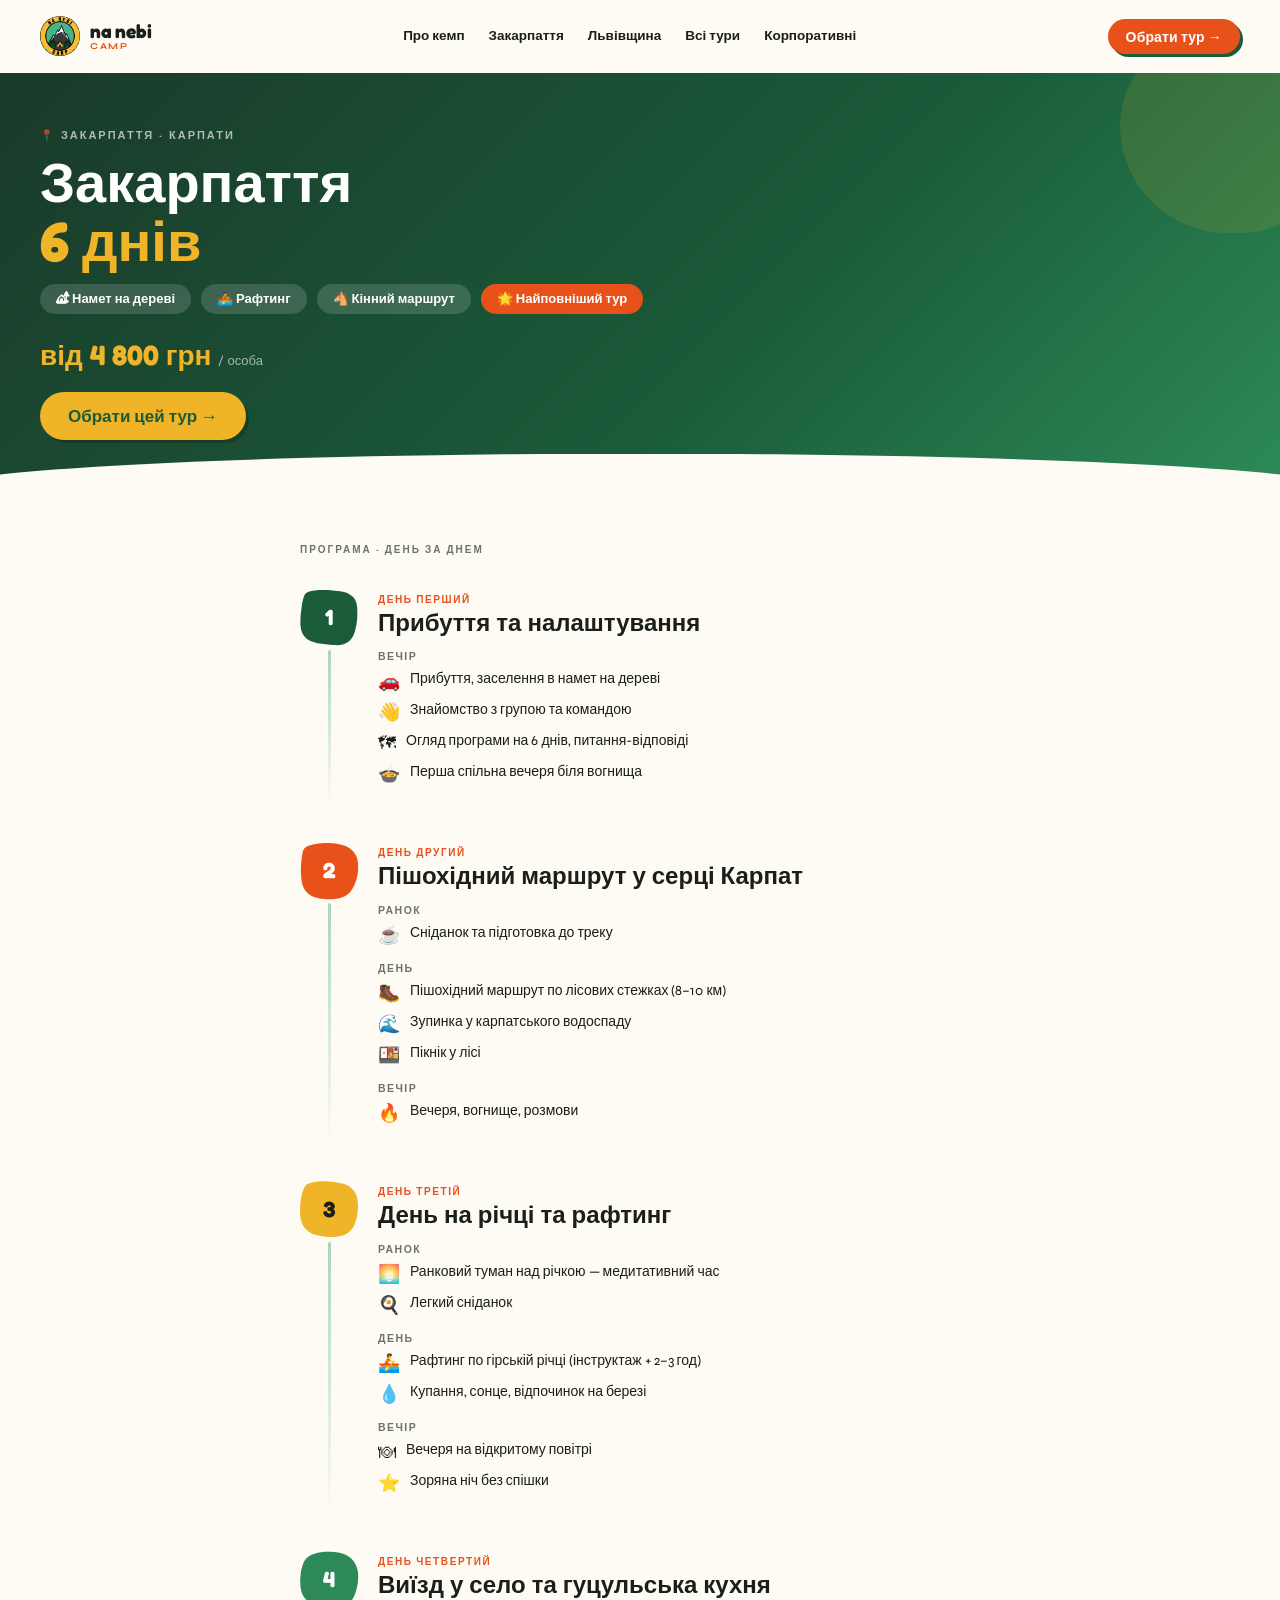
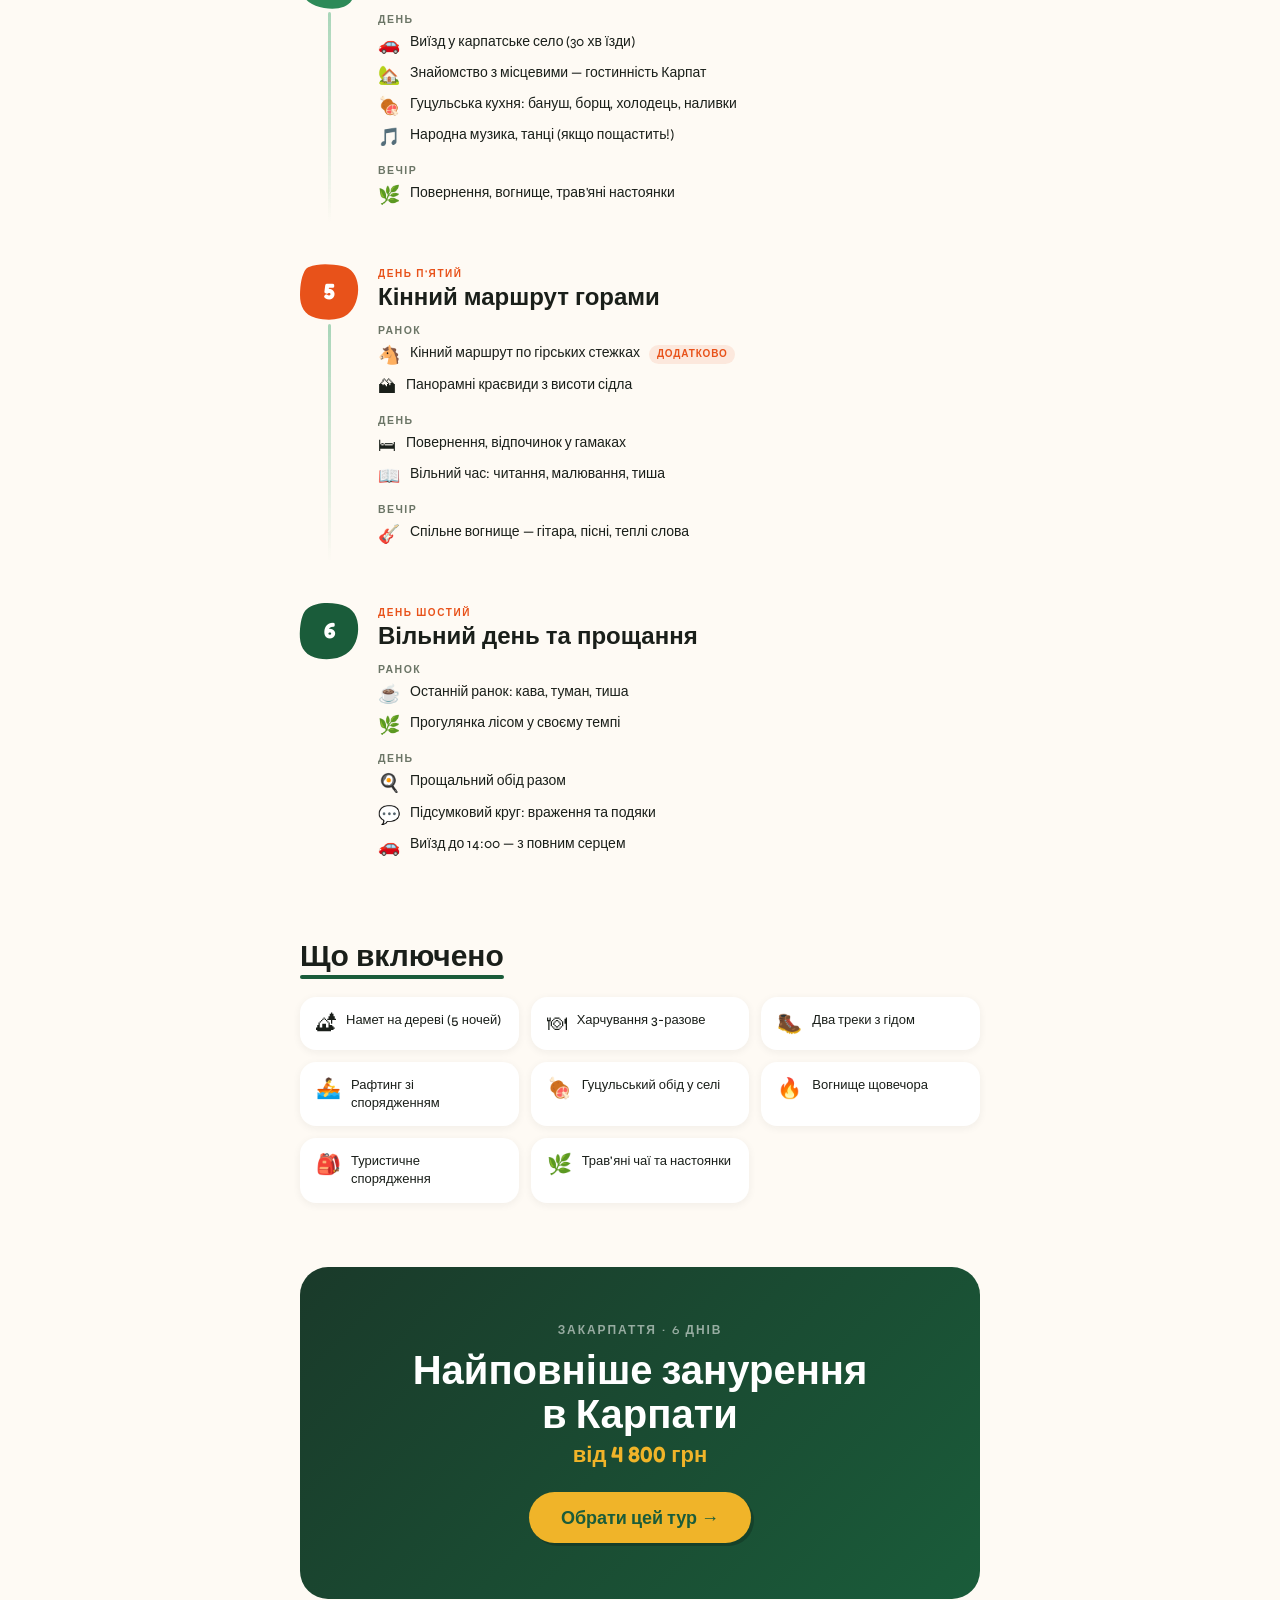
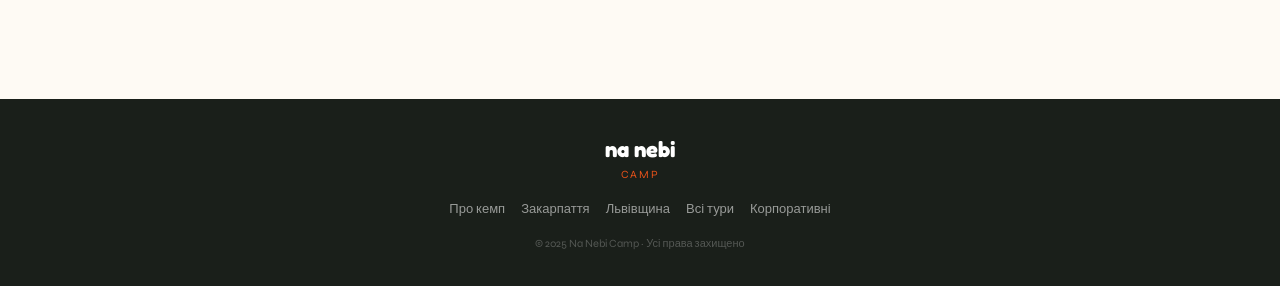
<file: program-zak-6.html>
<!DOCTYPE html>
<html lang="uk">
<head>
<meta charset="UTF-8">
<meta name="viewport" content="width=device-width, initial-scale=1.0">
<title>Закарпаття 6 днів — Na Nebi Camp</title>
<link rel="preconnect" href="https://fonts.googleapis.com">
<link rel="preconnect" href="https://fonts.gstatic.com" crossorigin>
<link href="https://fonts.googleapis.com/css2?family=Fredoka:wght@400;500;600;700&family=Syne:wght@400;500;600;700;800&display=swap" rel="stylesheet">
<link rel="stylesheet" href="shared.css">
<style>
  *, *::before, *::after { box-sizing: border-box; margin: 0; padding: 0; }

  :root {
    --orange:   #E8521A;
    --yellow:   #F0B429;
    --yellow-lt:#FFD966;
    --green:    #1A5C3A;
    --green-md: #2D8A58;
    --green-lt: #A8D5B8;
    --bg:       #FEFAF4;
    --ink:      #1A1F1A;
    --muted:    #6B7566;
    --cream:    #F0EAD6;
  }

  html, body {
    width: 100%;
    background: var(--bg);
    font-family: 'Syne', sans-serif;
    color: var(--ink);
    overflow-x: hidden;
  }

  @keyframes fadeUp {
    from { opacity: 0; transform: translateY(16px); }
    to   { opacity: 1; transform: translateY(0); }
  }

  /* ══ NAV ══ */
  .nav {
    position: sticky; top: 0; z-index: 100;
    display: flex; align-items: center; justify-content: space-between;
    padding: 14px 24px;
    background: transparent;
    border-bottom: 1.5px solid transparent;
    animation: fadeUp .4s ease both;
  }
  .logo { display: flex; align-items: center; gap: 10px; text-decoration: none; }
  .logo-img { width: 40px; height: 40px; border-radius: 50%; object-fit: cover; }
  .logo-text { display: flex; flex-direction: column; }
  .logo-name { font-family:'Fredoka',sans-serif; font-size:19px; font-weight:700; color:var(--ink); line-height:1; }
  .logo-sub  { font-family:'Syne',sans-serif; font-size:9px; font-weight:700; color:var(--orange); letter-spacing:.18em; text-transform:uppercase; line-height:1; margin-top:2px; }
  .nav-links { display:none; gap:24px; align-items:center; }
  .nav-links a { font-family:'Syne',sans-serif; font-size:13.5px; font-weight:600; color:var(--ink); text-decoration:none; transition:color .15s; }
  .nav-links a:hover { color:var(--orange); }
  .nav-cta {
    font-family:'Fredoka',sans-serif; font-size:14px; font-weight:600;
    color:white; background:var(--orange); padding:9px 18px;
    border-radius:50px; cursor:pointer; text-decoration:none;
    box-shadow:3px 3px 0 var(--green); transition:transform .15s,box-shadow .15s; white-space:nowrap;
  }
  .nav-cta:hover { transform:translate(-1px,-1px); box-shadow:4px 4px 0 var(--green); }

  /* ══ PROGRAM HEADER ══ */
  .prog-header {
    background: linear-gradient(135deg, #1A3A2A 0%, #1A5C3A 60%, #2D8A58 100%);
    padding: 48px 24px 40px;
    position: relative;
    overflow: hidden;
  }
  .prog-header-blob {
    position:absolute; top:-40px; right:-40px; width:200px; height:200px;
    background: rgba(240,180,41,.12); border-radius:60% 40% 50% 70%;
    pointer-events:none;
  }
  .prog-header::after {
    content:'';
    position:absolute; bottom:-2px; left:0; right:0; height:36px;
    background: var(--bg);
    clip-path: ellipse(55% 100% at 50% 100%);
  }
  .prog-location {
    font-family:'Syne',sans-serif; font-size:11px; font-weight:700;
    color: rgba(255,255,255,.65); letter-spacing:.18em; text-transform:uppercase;
    margin-bottom: 10px;
  }
  .prog-title {
    font-family:'Fredoka',sans-serif; font-size: clamp(36px,9vw,56px); font-weight:700;
    color: white; line-height: 1.05; margin-bottom:14px;
  }
  .prog-title span { color: var(--yellow); }
  .prog-meta { display:flex; flex-wrap:wrap; gap:10px; margin-bottom:24px; }
  .prog-badge {
    display:inline-flex; align-items:center; gap:7px;
    background: rgba(255,255,255,.15); border-radius:50px;
    padding: 7px 16px;
    font-family:'Syne',sans-serif; font-size:13px; font-weight:600; color:white;
  }
  .prog-badge.highlight { background: var(--orange); }
  .prog-price {
    font-family:'Fredoka',sans-serif; font-size:28px; font-weight:700; color:var(--yellow);
    margin-bottom: 20px;
  }
  .prog-price span { font-family:'Syne',sans-serif; font-size:13px; font-weight:500; color:rgba(255,255,255,.6); }
  .prog-cta-btn {
    display:inline-flex; align-items:center; gap:10px;
    font-family:'Fredoka',sans-serif; font-size:17px; font-weight:600;
    color:var(--green); background:var(--yellow);
    padding:13px 28px; border-radius:50px; text-decoration:none;
    box-shadow:3px 3px 0 rgba(0,0,0,.2); transition:transform .15s, box-shadow .15s;
  }
  .prog-cta-btn:hover { transform:translate(-1px,-1px); box-shadow:4px 4px 0 rgba(0,0,0,.2); }

  /* ══ MAIN ══ */
  .main { max-width: 760px; margin: 0 auto; padding: 48px 24px 80px; }

  .section-label {
    font-family:'Syne',sans-serif; font-size:10px; font-weight:700;
    color:var(--muted); letter-spacing:.2em; text-transform:uppercase;
    margin-bottom: 32px;
  }

  /* ══ TIMELINE ══ */
  .timeline { position: relative; }

  .day-card {
    display: flex; gap: 20px;
    margin-bottom: 40px;
    position: relative; z-index:1;
    animation: fadeUp .5s ease both;
  }
  .day-num-col { flex-shrink: 0; display:flex; flex-direction:column; align-items:center; }
  .day-circle {
    width: 58px; height: 58px; flex-shrink:0;
    position: relative; display:flex; align-items:center; justify-content:center;
  }
  .day-circle svg.dc-bg { position:absolute; inset:0; width:100%; height:100%; overflow:visible; }
  .day-num-text {
    position:relative; z-index:1;
    font-family:'Fredoka',sans-serif; font-size:22px; font-weight:700; color:white; line-height:1;
  }
  .day-connector {
    width:3px; flex:1; min-height:20px;
    background: linear-gradient(to bottom, var(--green-lt) 0%, transparent 100%);
    border-radius:2px; margin-top:4px;
  }

  .day-body { flex:1; padding-top:6px; }
  .day-label {
    font-family:'Syne',sans-serif; font-size:10px; font-weight:700;
    color:var(--orange); letter-spacing:.16em; text-transform:uppercase; margin-bottom:4px;
  }
  .day-title {
    font-family:'Fredoka',sans-serif; font-size:24px; font-weight:700;
    color:var(--ink); line-height:1.1; margin-bottom:14px;
  }
  .period { margin-bottom:14px; }
  .period-name {
    font-family:'Syne',sans-serif; font-size:10.5px; font-weight:700;
    color:var(--muted); letter-spacing:.14em; text-transform:uppercase; margin-bottom:6px;
  }
  .activities { display:flex; flex-direction:column; gap:6px; }
  .activity {
    display:flex; align-items:flex-start; gap:10px;
    font-family:'Syne',sans-serif; font-size:14px; font-weight:400; color:var(--ink); line-height:1.45;
  }
  .act-icon { font-size:18px; flex-shrink:0; margin-top:-1px; }

  .optional-tag {
    display:inline-block; font-family:'Syne',sans-serif; font-size:10px; font-weight:700;
    color:var(--orange); background:rgba(232,82,26,.1); border-radius:20px;
    padding:2px 8px; letter-spacing:.08em; text-transform:uppercase; margin-left:6px;
  }

  /* ══ INCLUSIONS ══ */
  .includes-section { margin-top: 64px; }
  .includes-title {
    font-family:'Fredoka',sans-serif; font-size:30px; font-weight:700;
    color:var(--ink); margin-bottom:24px;
    position:relative; display:inline-block;
  }
  .includes-title::after {
    content:''; position:absolute; bottom:-6px; left:0; right:0; height:4px;
    background: var(--green); border-radius:2px;
  }
  .includes-grid { display:grid; grid-template-columns:1fr 1fr; gap:12px; }
  .include-item {
    display:flex; align-items:flex-start; gap:10px;
    background:white; border-radius:16px; padding:14px 16px;
    box-shadow: 0 2px 8px rgba(26,31,26,.06);
  }
  .include-icon { font-size:20px; flex-shrink:0; }
  .include-text { font-family:'Syne',sans-serif; font-size:13px; font-weight:500; color:var(--ink); line-height:1.4; }

  /* ══ BOTTOM CTA ══ */
  .bottom-cta {
    margin-top: 64px;
    background: linear-gradient(135deg, #1A3A2A 0%, #1A5C3A 100%);
    border-radius: 28px; padding: 40px 28px; text-align: center;
  }
  .bottom-cta-sub {
    font-family:'Syne',sans-serif; font-size:12px; font-weight:600;
    color:rgba(255,255,255,.55); letter-spacing:.16em; text-transform:uppercase; margin-bottom:10px;
  }
  .bottom-cta-title {
    font-family:'Fredoka',sans-serif; font-size:clamp(28px,7vw,40px); font-weight:700;
    color:white; margin-bottom:6px; line-height:1.1;
  }
  .bottom-cta-price {
    font-family:'Fredoka',sans-serif; font-size:22px; font-weight:600;
    color:var(--yellow); margin-bottom:24px;
  }
  .bottom-cta-btn {
    display:inline-flex; align-items:center; gap:10px;
    font-family:'Fredoka',sans-serif; font-size:18px; font-weight:600;
    color:var(--green); background:var(--yellow);
    padding:14px 32px; border-radius:50px; text-decoration:none;
    box-shadow:3px 3px 0 rgba(0,0,0,.2); transition:transform .15s, box-shadow .15s;
  }
  .bottom-cta-btn:hover { transform:translate(-1px,-1px); box-shadow:4px 4px 0 rgba(0,0,0,.2); }

  /* ══ FOOTER ══ */
  .footer {
    background: var(--ink); padding: 36px 24px; text-align:center;
  }
  .footer-logo { font-family:'Fredoka',sans-serif; font-size:22px; font-weight:700; color:white; margin-bottom:6px; }
  .footer-sub { font-family:'Syne',sans-serif; font-size:11px; letter-spacing:.14em; text-transform:uppercase; color:var(--orange); margin-bottom:20px; }
  .footer-links { display:flex; flex-wrap:wrap; justify-content:center; gap:16px; margin-bottom:20px; }
  .footer-links a { font-family:'Syne',sans-serif; font-size:13px; color:rgba(255,255,255,.55); text-decoration:none; transition:color .15s; }
  .footer-links a:hover { color:white; }
  .footer-copy { font-family:'Syne',sans-serif; font-size:11px; color:rgba(255,255,255,.25); }

  /* ══ STICKY BAR ══ */
  .sticky-bar {
    position:fixed; bottom:0; left:0; right:0; z-index:200;
    background:white; padding:12px 20px;
    box-shadow:0 -4px 24px rgba(26,31,26,.12);
    display:flex; align-items:center; justify-content:space-between; gap:12px;
  }
  .sticky-price { font-family:'Fredoka',sans-serif; font-size:20px; font-weight:700; color:var(--ink); }
  .sticky-price span { font-family:'Syne',sans-serif; font-size:11px; font-weight:500; color:var(--muted); display:block; }
  .sticky-cta {
    font-family:'Fredoka',sans-serif; font-size:15px; font-weight:600;
    color:white; background:var(--orange); padding:12px 22px;
    border-radius:50px; text-decoration:none; white-space:nowrap;
    box-shadow:3px 3px 0 var(--green); transition:transform .15s, box-shadow .15s;
  }
  .sticky-cta:hover { transform:translate(-1px,-1px); box-shadow:4px 4px 0 var(--green); }

  @media (min-width:1024px) {
    .nav { padding: 18px 64px; }
    .nav-links { display:flex; }
    .prog-header { padding: 64px 64px 52px; }
    .main { padding: 64px 40px 120px; }
    .includes-grid { grid-template-columns: 1fr 1fr 1fr; }
    .sticky-bar { display:none; }
    .bottom-cta { padding: 56px 40px; }
  }
  @media (min-width:768px) {
    .nav { padding: 16px 40px; }
    .prog-header { padding: 56px 40px 48px; }
    .main { padding: 56px 40px 100px; }
  }
</style>
</head>
<body>

<!-- ══ NAV ══ -->
<nav class="nav">
  <a href="index.html" class="logo">
    <img class="logo-img" src="logo.jpg" alt="Na Nebi Camp">
    <div class="logo-text">
      <span class="logo-name">na nebi</span>
      <span class="logo-sub">camp</span>
    </div>
  </a>
  <div class="nav-links">
    <a href="pro-kemp.html">Про кемп</a>
    <a href="zakarpattya.html">Закарпаття</a>
    <a href="lvivshyna.html">Львівщина</a>
    <a href="vsi-turi.html">Всі тури</a>
    <a href="korporatyvni.html">Корпоративні</a>
  </div>
  <a href="vsi-turi.html" class="nav-cta">Обрати тур →</a>
</nav>

<!-- ══ PROGRAM HEADER ══ -->
<header class="prog-header">
  <div class="prog-header-blob"></div>
  <div class="prog-location">📍 Закарпаття · Карпати</div>
  <h1 class="prog-title">Закарпаття<br><span>6 днів</span></h1>
  <div class="prog-meta">
    <div class="prog-badge">🏕 Намет на дереві</div>
    <div class="prog-badge">🚣 Рафтинг</div>
    <div class="prog-badge">🐴 Кінний маршрут</div>
    <div class="prog-badge highlight">🌟 Найповніший тур</div>
  </div>
  <div class="prog-price">від 4 800 грн <span>/ особа</span></div>
  <a href="vsi-turi.html?location=zakarpattya&days=6" class="prog-cta-btn">Обрати цей тур →</a>
</header>

<!-- ══ MAIN ══ -->
<main class="main">

  <div class="section-label">Програма · День за днем</div>

  <div class="timeline">

    <!-- День 1 -->
    <div class="day-card" style="animation-delay:.1s">
      <div class="day-num-col">
        <div class="day-circle">
          <svg class="dc-bg" viewBox="0 0 58 58" fill="none">
            <path d="M8 4 C16 1 30 2 38 3 C48 4 56 8 57 18 C58 28 57 38 54 46 C51 54 44 58 34 57 C24 56 10 56 4 48 C-2 40 1 26 2 16 C4 8 4 6 8 4 Z" fill="#1A5C3A"/>
          </svg>
          <span class="day-num-text">1</span>
        </div>
        <div class="day-connector"></div>
      </div>
      <div class="day-body">
        <div class="day-label">День перший</div>
        <div class="day-title">Прибуття та налаштування</div>
        <div class="period">
          <div class="period-name">Вечір</div>
          <div class="activities">
            <div class="activity"><span class="act-icon">🚗</span><span>Прибуття, заселення в намет на дереві</span></div>
            <div class="activity"><span class="act-icon">👋</span><span>Знайомство з групою та командою</span></div>
            <div class="activity"><span class="act-icon">🗺</span><span>Огляд програми на 6 днів, питання-відповіді</span></div>
            <div class="activity"><span class="act-icon">🍲</span><span>Перша спільна вечеря біля вогнища</span></div>
          </div>
        </div>
      </div>
    </div>

    <!-- День 2 -->
    <div class="day-card" style="animation-delay:.15s">
      <div class="day-num-col">
        <div class="day-circle">
          <svg class="dc-bg" viewBox="0 0 58 58" fill="none">
            <path d="M6 6 C14 2 28 1 38 3 C50 5 57 11 58 22 C59 33 56 43 51 50 C46 57 36 59 24 58 C12 57 4 52 2 42 C0 32 1 18 3 10 C4 7 5 7 6 6 Z" fill="#E8521A"/>
          </svg>
          <span class="day-num-text">2</span>
        </div>
        <div class="day-connector"></div>
      </div>
      <div class="day-body">
        <div class="day-label">День другий</div>
        <div class="day-title">Пішохідний маршрут у серці Карпат</div>
        <div class="period">
          <div class="period-name">Ранок</div>
          <div class="activities">
            <div class="activity"><span class="act-icon">☕</span><span>Сніданок та підготовка до треку</span></div>
          </div>
        </div>
        <div class="period">
          <div class="period-name">День</div>
          <div class="activities">
            <div class="activity"><span class="act-icon">🥾</span><span>Пішохідний маршрут по лісових стежках (8–10 км)</span></div>
            <div class="activity"><span class="act-icon">🌊</span><span>Зупинка у карпатського водоспаду</span></div>
            <div class="activity"><span class="act-icon">🍱</span><span>Пікнік у лісі</span></div>
          </div>
        </div>
        <div class="period">
          <div class="period-name">Вечір</div>
          <div class="activities">
            <div class="activity"><span class="act-icon">🔥</span><span>Вечеря, вогнище, розмови</span></div>
          </div>
        </div>
      </div>
    </div>

    <!-- День 3 -->
    <div class="day-card" style="animation-delay:.2s">
      <div class="day-num-col">
        <div class="day-circle">
          <svg class="dc-bg" viewBox="0 0 58 58" fill="none">
            <path d="M10 3 C20 0 34 1 44 4 C54 7 58 15 58 26 C58 37 55 48 48 53 C41 58 28 58 16 55 C5 52 0 44 0 32 C0 20 2 10 6 5 C7 4 9 4 10 3 Z" fill="#F0B429"/>
          </svg>
          <span class="day-num-text" style="color:var(--ink)">3</span>
        </div>
        <div class="day-connector"></div>
      </div>
      <div class="day-body">
        <div class="day-label">День третій</div>
        <div class="day-title">День на річці та рафтинг</div>
        <div class="period">
          <div class="period-name">Ранок</div>
          <div class="activities">
            <div class="activity"><span class="act-icon">🌅</span><span>Ранковий туман над річкою — медитативний час</span></div>
            <div class="activity"><span class="act-icon">🍳</span><span>Легкий сніданок</span></div>
          </div>
        </div>
        <div class="period">
          <div class="period-name">День</div>
          <div class="activities">
            <div class="activity"><span class="act-icon">🚣</span><span>Рафтинг по гірській річці (інструктаж + 2–3 год)</span></div>
            <div class="activity"><span class="act-icon">💧</span><span>Купання, сонце, відпочинок на березі</span></div>
          </div>
        </div>
        <div class="period">
          <div class="period-name">Вечір</div>
          <div class="activities">
            <div class="activity"><span class="act-icon">🍽</span><span>Вечеря на відкритому повітрі</span></div>
            <div class="activity"><span class="act-icon">⭐</span><span>Зоряна ніч без спішки</span></div>
          </div>
        </div>
      </div>
    </div>

    <!-- День 4 -->
    <div class="day-card" style="animation-delay:.25s">
      <div class="day-num-col">
        <div class="day-circle">
          <svg class="dc-bg" viewBox="0 0 58 58" fill="none">
            <path d="M5 10 C10 3 22 1 34 2 C46 3 54 8 57 18 C60 28 57 42 52 50 C47 58 36 60 24 58 C12 56 3 50 1 40 C-1 30 1 16 5 10 Z" fill="#2D8A58"/>
          </svg>
          <span class="day-num-text">4</span>
        </div>
        <div class="day-connector"></div>
      </div>
      <div class="day-body">
        <div class="day-label">День четвертий</div>
        <div class="day-title">Виїзд у село та гуцульська кухня</div>
        <div class="period">
          <div class="period-name">День</div>
          <div class="activities">
            <div class="activity"><span class="act-icon">🚗</span><span>Виїзд у карпатське село (30 хв їзди)</span></div>
            <div class="activity"><span class="act-icon">🏡</span><span>Знайомство з місцевими — гостинність Карпат</span></div>
            <div class="activity"><span class="act-icon">🍖</span><span>Гуцульська кухня: бануш, борщ, холодець, наливки</span></div>
            <div class="activity"><span class="act-icon">🎵</span><span>Народна музика, танці (якщо пощастить!)</span></div>
          </div>
        </div>
        <div class="period">
          <div class="period-name">Вечір</div>
          <div class="activities">
            <div class="activity"><span class="act-icon">🌿</span><span>Повернення, вогнище, трав'яні настоянки</span></div>
          </div>
        </div>
      </div>
    </div>

    <!-- День 5 -->
    <div class="day-card" style="animation-delay:.3s">
      <div class="day-num-col">
        <div class="day-circle">
          <svg class="dc-bg" viewBox="0 0 58 58" fill="none">
            <path d="M9 5 C18 1 32 2 42 4 C52 6 57 14 58 24 C59 35 55 46 48 52 C41 58 28 59 16 56 C4 53 0 44 0 33 C0 22 2 12 6 7 C7 6 8 5 9 5 Z" fill="#E8521A"/>
          </svg>
          <span class="day-num-text">5</span>
        </div>
        <div class="day-connector"></div>
      </div>
      <div class="day-body">
        <div class="day-label">День п'ятий</div>
        <div class="day-title">Кінний маршрут горами</div>
        <div class="period">
          <div class="period-name">Ранок</div>
          <div class="activities">
            <div class="activity"><span class="act-icon">🐴</span><span>Кінний маршрут по гірських стежках <span class="optional-tag">Додатково</span></span></div>
            <div class="activity"><span class="act-icon">🏔</span><span>Панорамні краєвиди з висоти сідла</span></div>
          </div>
        </div>
        <div class="period">
          <div class="period-name">День</div>
          <div class="activities">
            <div class="activity"><span class="act-icon">🛏</span><span>Повернення, відпочинок у гамаках</span></div>
            <div class="activity"><span class="act-icon">📖</span><span>Вільний час: читання, малювання, тиша</span></div>
          </div>
        </div>
        <div class="period">
          <div class="period-name">Вечір</div>
          <div class="activities">
            <div class="activity"><span class="act-icon">🎸</span><span>Спільне вогнище — гітара, пісні, теплі слова</span></div>
          </div>
        </div>
      </div>
    </div>

    <!-- День 6 -->
    <div class="day-card" style="animation-delay:.35s">
      <div class="day-num-col">
        <div class="day-circle">
          <svg class="dc-bg" viewBox="0 0 58 58" fill="none">
            <path d="M7 8 C14 2 26 1 38 3 C50 5 57 12 58 24 C59 36 55 47 46 53 C37 59 22 60 11 55 C1 50 -1 40 0 28 C1 18 3 11 7 8 Z" fill="#1A5C3A"/>
          </svg>
          <span class="day-num-text">6</span>
        </div>
      </div>
      <div class="day-body">
        <div class="day-label">День шостий</div>
        <div class="day-title">Вільний день та прощання</div>
        <div class="period">
          <div class="period-name">Ранок</div>
          <div class="activities">
            <div class="activity"><span class="act-icon">☕</span><span>Останній ранок: кава, туман, тиша</span></div>
            <div class="activity"><span class="act-icon">🌿</span><span>Прогулянка лісом у своєму темпі</span></div>
          </div>
        </div>
        <div class="period">
          <div class="period-name">День</div>
          <div class="activities">
            <div class="activity"><span class="act-icon">🍳</span><span>Прощальний обід разом</span></div>
            <div class="activity"><span class="act-icon">💬</span><span>Підсумковий круг: враження та подяки</span></div>
            <div class="activity"><span class="act-icon">🚗</span><span>Виїзд до 14:00 — з повним серцем</span></div>
          </div>
        </div>
      </div>
    </div>

  </div><!-- /timeline -->

  <!-- ══ INCLUSIONS ══ -->
  <div class="includes-section">
    <h2 class="includes-title">Що включено</h2>
    <div class="includes-grid">
      <div class="include-item"><span class="include-icon">🏕</span><span class="include-text">Намет на дереві (5 ночей)</span></div>
      <div class="include-item"><span class="include-icon">🍽</span><span class="include-text">Харчування 3-разове</span></div>
      <div class="include-item"><span class="include-icon">🥾</span><span class="include-text">Два треки з гідом</span></div>
      <div class="include-item"><span class="include-icon">🚣</span><span class="include-text">Рафтинг зі спорядженням</span></div>
      <div class="include-item"><span class="include-icon">🍖</span><span class="include-text">Гуцульський обід у селі</span></div>
      <div class="include-item"><span class="include-icon">🔥</span><span class="include-text">Вогнище щовечора</span></div>
      <div class="include-item"><span class="include-icon">🎒</span><span class="include-text">Туристичне спорядження</span></div>
      <div class="include-item"><span class="include-icon">🌿</span><span class="include-text">Трав'яні чаї та настоянки</span></div>
    </div>
  </div>

  <!-- ══ BOTTOM CTA ══ -->
  <div class="bottom-cta">
    <div class="bottom-cta-sub">Закарпаття · 6 днів</div>
    <div class="bottom-cta-title">Найповніше занурення<br>в Карпати</div>
    <div class="bottom-cta-price">від 4 800 грн</div>
    <a href="vsi-turi.html?location=zakarpattya&days=6" class="bottom-cta-btn">Обрати цей тур →</a>
  </div>

</main>

<!-- ══ FOOTER ══ -->
<footer class="footer">
  <div class="footer-logo">na nebi</div>
  <div class="footer-sub">camp</div>
  <div class="footer-links">
    <a href="pro-kemp.html">Про кемп</a>
    <a href="zakarpattya.html">Закарпаття</a>
    <a href="lvivshyna.html">Львівщина</a>
    <a href="vsi-turi.html">Всі тури</a>
    <a href="korporatyvni.html">Корпоративні</a>
  </div>
  <div class="footer-copy">© 2025 Na Nebi Camp · Усі права захищено</div>
</footer>

<!-- ══ MOBILE STICKY BAR ══ -->
<div class="sticky-bar">
  <div class="sticky-price">
    <span>від</span>
    4 800 грн
  </div>
  <a href="vsi-turi.html?location=zakarpattya&days=6" class="sticky-cta">Обрати тур</a>
</div>

</body>
</html>
</file>
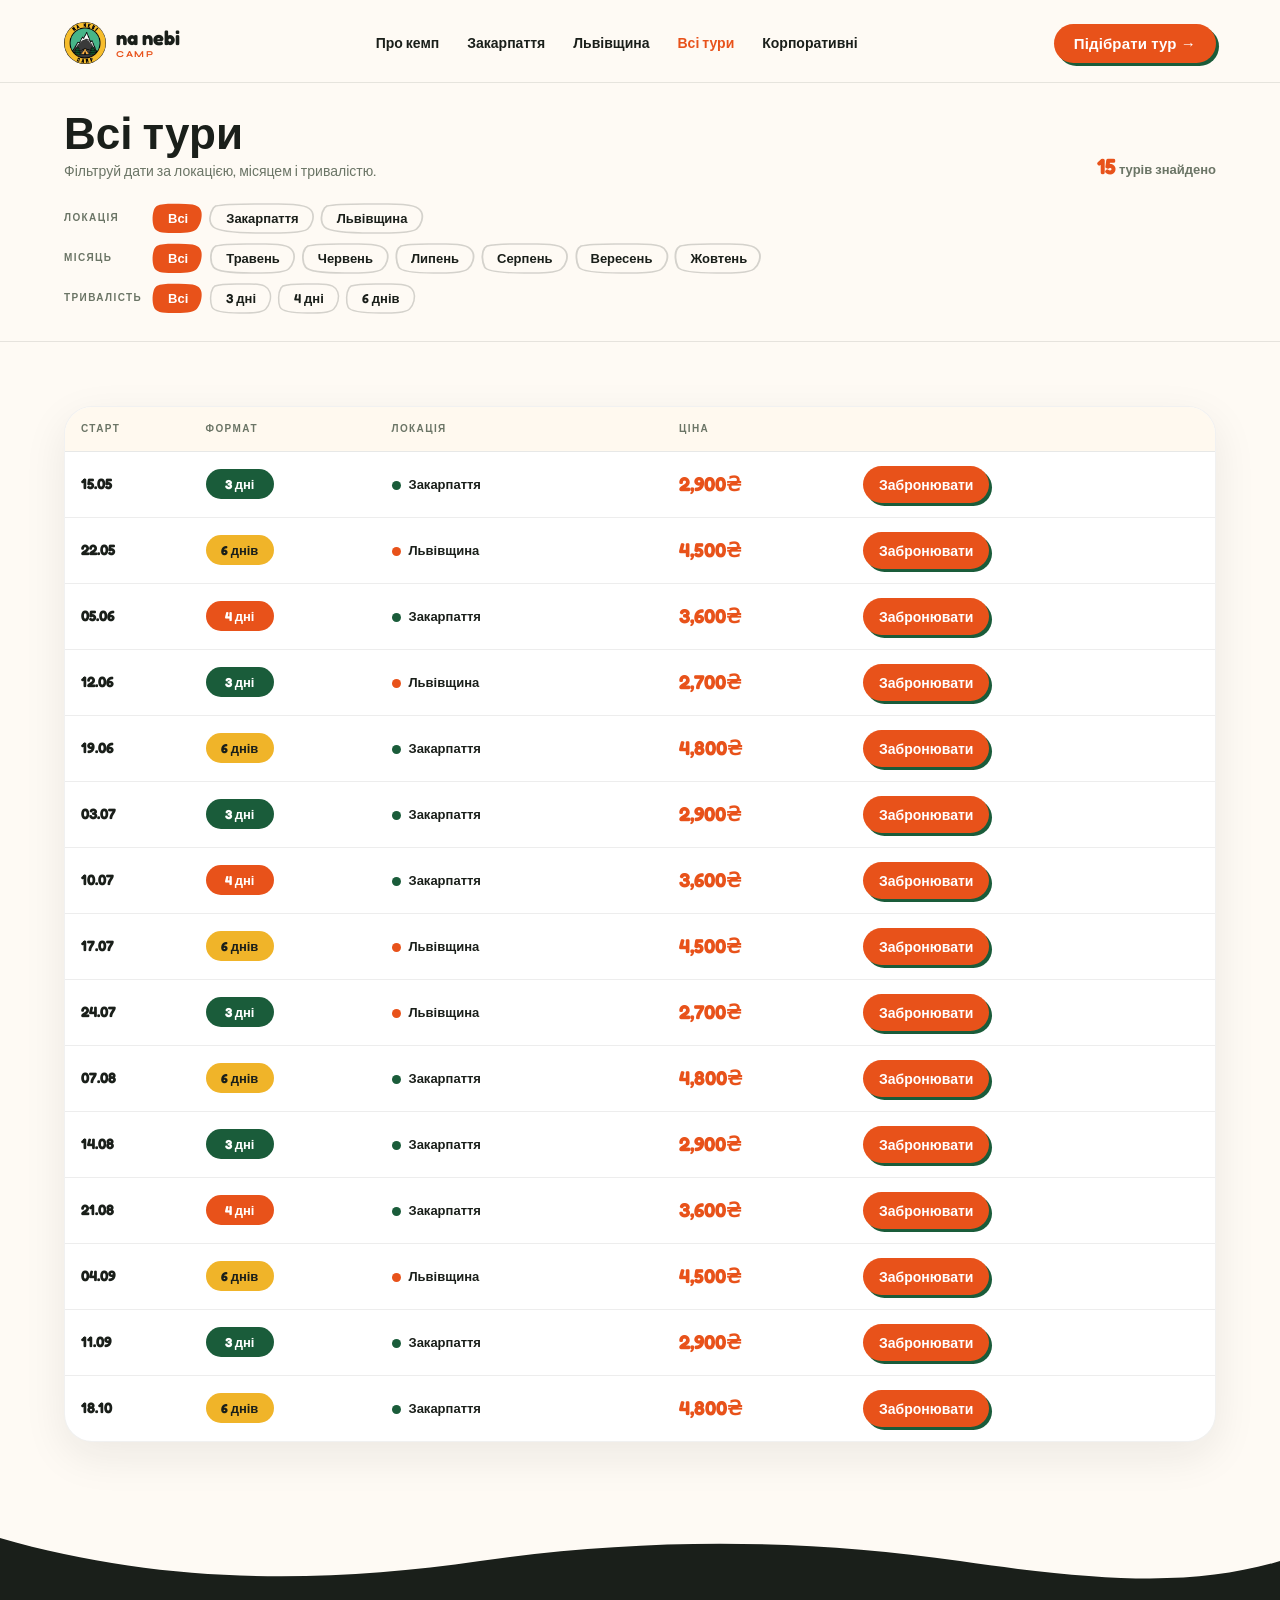
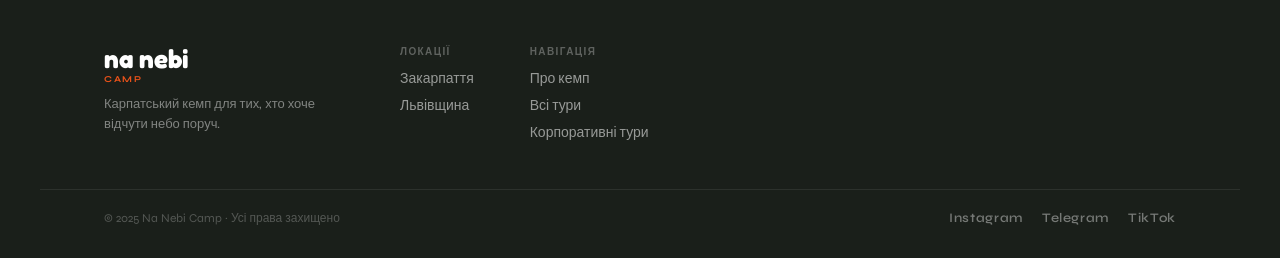
<file: vsi-turi.html>
<!DOCTYPE html>
<html lang="uk">
<head>
<meta charset="UTF-8">
<meta name="viewport" content="width=device-width, initial-scale=1.0">
<title>Всі тури — Na Nebi Camp</title>
<link rel="preconnect" href="https://fonts.googleapis.com">
<link rel="preconnect" href="https://fonts.gstatic.com" crossorigin>
<link href="https://fonts.googleapis.com/css2?family=Fredoka:wght@400;500;600;700&family=Syne:wght@400;500;600;700;800&display=swap" rel="stylesheet">
<link rel="stylesheet" href="shared.css">
<style>
  .burger.active span:nth-child(1) { transform: translateY(7px) rotate(45deg); }
  .burger.active span:nth-child(2) { opacity: 0; }
  .burger.active span:nth-child(3) { transform: translateY(-7px) rotate(-45deg); }

  .page-shell {
    max-width: 1320px;
    margin: 0 auto;
    padding: 28px 24px 88px;
  }

  .filters-section {
    background: rgba(254,250,244,.94);
    backdrop-filter: blur(14px);
    -webkit-backdrop-filter: blur(14px);
    padding: 28px 24px 18px;
    position: sticky;
    top: 0;
    z-index: 60;
    border-bottom: 1.5px solid var(--border);
    transition: box-shadow .2s ease, border-color .2s ease;
  }
  .filters-section.shadowed {
    box-shadow: 0 10px 32px rgba(26,31,26,.08);
    border-bottom-color: rgba(26,31,26,.12);
  }

  .filters-header {
    display: flex;
    align-items: flex-end;
    justify-content: space-between;
    flex-wrap: wrap;
    gap: 10px;
    margin-bottom: 20px;
  }
  .filters-title {
    font-family: 'Fredoka', sans-serif;
    font-size: clamp(30px, 6vw, 44px);
    font-weight: 700;
    color: var(--ink);
    line-height: 1;
  }
  .filters-sub {
    font-family: 'Syne', sans-serif;
    font-size: 14px;
    color: var(--muted);
    margin-top: 6px;
    line-height: 1.55;
  }
  .filters-count {
    font-family: 'Syne', sans-serif;
    font-size: 13px;
    font-weight: 600;
    color: var(--muted);
    padding-bottom: 4px;
  }
  .filters-count strong {
    font-family: 'Fredoka', sans-serif;
    font-size: 22px;
    color: var(--orange);
  }

  .filter-row {
    display: flex;
    align-items: center;
    gap: 10px;
    flex-wrap: wrap;
    margin-bottom: 10px;
  }
  .filter-label {
    font-family: 'Syne', sans-serif;
    font-size: 10px;
    font-weight: 700;
    color: var(--muted);
    letter-spacing: .14em;
    text-transform: uppercase;
    min-width: 78px;
  }
  .filter-pills {
    display: flex;
    gap: 6px;
    flex-wrap: wrap;
  }
  .fpill {
    position: relative;
    padding: 7px 16px;
    font-family: 'Fredoka', sans-serif;
    font-size: 13px;
    font-weight: 600;
    color: var(--ink);
    cursor: pointer;
    transition: transform .15s ease, color .15s ease;
    white-space: nowrap;
    background: none;
    border: none;
    display: inline-flex;
    align-items: center;
  }
  .fpill:hover { transform: translateY(-2px); }
  .fpill svg.fpb {
    position: absolute;
    inset: 0;
    width: 100%;
    height: 100%;
    overflow: visible;
    pointer-events: none;
  }
  .fpill .fpill-label {
    position: relative;
    z-index: 1;
  }
  .fpill.active .fpill-label { color: white; }

  .table-wrap {
    margin-top: 28px;
    background: white;
    border-radius: 28px;
    overflow: hidden;
    box-shadow: 0 14px 44px rgba(26,31,26,.08);
    border: 1px solid rgba(26,31,26,.06);
  }
  .table-scroll {
    overflow-x: auto;
  }
  .tours-table {
    width: 100%;
    border-collapse: collapse;
    table-layout: fixed;
  }
  .tours-table col.col-start { width: 11%; }
  .tours-table col.col-format { width: 16%; }
  .tours-table col.col-location { width: 25%; }
  .tours-table col.col-price { width: 16%; }
  .tours-table col.col-action { width: 32%; }
  .tours-table thead th {
    text-align: left;
    padding: 16px 16px;
    font-family: 'Syne', sans-serif;
    font-size: 10px;
    font-weight: 800;
    letter-spacing: .14em;
    text-transform: uppercase;
    color: var(--muted);
    background: #FFF9EF;
    border-bottom: 1.5px solid var(--border);
  }
  .tours-table tbody tr {
    transition: background .15s ease;
  }
  .tours-table tbody tr:hover {
    background: #FFFCF5;
  }
  .tours-table tbody tr.hidden {
    display: none;
  }
  .tours-table td {
    padding: 14px 16px;
    border-bottom: 1px solid rgba(26,31,26,.08);
    vertical-align: middle;
  }
  .tours-table th:first-child,
  .tours-table td:first-child {
    padding-right: 14px;
  }
  .tours-table th:nth-child(2),
  .tours-table td:nth-child(2) {
    padding-left: 14px;
    padding-right: 10px;
  }
  .tours-table tbody tr:last-child td {
    border-bottom: none;
  }

  .date-main {
    font-family: 'Fredoka', sans-serif;
    font-size: 15px;
    font-weight: 700;
    color: var(--ink);
    line-height: 1.05;
  }
  .duration-badge {
    display: inline-flex;
    align-items: center;
    justify-content: center;
    min-width: 68px;
    padding: 7px 12px;
    border-radius: 999px;
    font-family: 'Fredoka', sans-serif;
    font-size: 13px;
    font-weight: 700;
    color: white;
    background: var(--green);
  }
  .duration-badge.d4 { background: var(--orange); }
  .duration-badge.d6 {
    color: var(--ink);
    background: var(--yellow);
  }
  .location-chip {
    display: inline-flex;
    align-items: center;
    gap: 8px;
    font-family: 'Syne', sans-serif;
    font-size: 13px;
    font-weight: 700;
    color: var(--ink);
  }
  .location-dot {
    width: 9px;
    height: 9px;
    border-radius: 50%;
    flex-shrink: 0;
  }
  .location-dot.zakarpattya { background: var(--green); }
  .location-dot.lvivshyna { background: var(--orange); }
  .price-main {
    font-family: 'Fredoka', sans-serif;
    font-size: 20px;
    font-weight: 700;
    color: var(--orange);
    line-height: 1;
  }
  .table-cta {
    position: relative;
    display: inline-flex;
    align-items: center;
    justify-content: center;
    min-width: 124px;
    padding: 10px 16px;
    font-family: 'Fredoka', sans-serif;
    font-size: 14px;
    font-weight: 700;
    color: white;
    text-decoration: none;
    background: var(--orange);
    border-radius: 999px;
    box-shadow: 3px 3px 0 var(--green);
    transition: transform .15s ease, box-shadow .15s ease;
    white-space: nowrap;
  }
  .table-cta:hover {
    transform: translate(-1px,-1px);
    box-shadow: 4px 4px 0 var(--green);
  }
  .table-cta.sold {
    background: #D8D8D8;
    color: #7D7D7D;
    box-shadow: none;
    pointer-events: none;
  }

  @media (max-width: 767px) {
    .page-shell {
      padding: 24px 16px 72px;
    }
    .filters-section {
      padding: 24px 16px 16px;
    }
    .filters-title {
      font-size: 32px;
    }
    .filters-sub {
      font-size: 13px;
    }
    .filter-label {
      min-width: auto;
      width: 100%;
    }
    .table-wrap {
      margin-top: 22px;
      border-radius: 22px;
    }
    .table-scroll {
      overflow-x: visible;
    }
    .tours-table {
      min-width: 0;
    }
    .tours-table col.col-start { width: 13%; }
    .tours-table col.col-format { width: 17%; }
    .tours-table col.col-location { width: 26%; }
    .tours-table col.col-price { width: 16%; }
    .tours-table col.col-action { width: 28%; }
    .tours-table thead th,
    .tours-table td {
      padding: 12px 8px;
    }
    .tours-table th:first-child,
    .tours-table td:first-child {
      padding-right: 8px;
    }
    .tours-table th:nth-child(2),
    .tours-table td:nth-child(2) {
      padding-left: 8px;
      padding-right: 6px;
    }
    .date-main {
      font-size: 11px;
      line-height: 1.15;
    }
    .duration-badge {
      min-width: 0;
      padding: 6px 8px;
      font-size: 10px;
    }
    .location-chip {
      gap: 6px;
      font-size: 11px;
      line-height: 1.2;
    }
    .location-dot {
      width: 7px;
      height: 7px;
    }
    .price-main {
      font-size: 13px;
    }
    .table-cta {
      min-width: 0;
      width: 100%;
      padding: 9px 8px;
      font-size: 10px;
      text-align: center;
      box-shadow: 2px 2px 0 var(--green);
    }
  }

  .no-results {
    display: none;
    text-align: center;
    padding: 72px 24px 80px;
  }
  .no-results.visible { display: block; }
  .no-results-icon {
    font-size: 54px;
    margin-bottom: 16px;
  }
  .no-results-title {
    font-family: 'Fredoka', sans-serif;
    font-size: 28px;
    font-weight: 700;
    color: var(--ink);
    margin-bottom: 8px;
  }
  .no-results-sub {
    font-family: 'Syne', sans-serif;
    font-size: 14px;
    color: var(--muted);
    line-height: 1.6;
  }

  .footer-dark {
    background: var(--ink);
    padding: 0;
  }
  .footer-dark-inner {
    max-width: 1200px;
    margin: 0 auto;
    padding: 56px 24px 40px;
    display: flex;
    flex-direction: column;
    gap: 36px;
  }
  .fd-name {
    font-family: 'Fredoka', sans-serif;
    font-size: 26px;
    font-weight: 700;
    color: white;
    line-height: 1;
  }
  .fd-sub {
    font-family: 'Syne', sans-serif;
    font-size: 9px;
    font-weight: 700;
    color: var(--orange);
    letter-spacing: .18em;
    text-transform: uppercase;
    margin-top: 2px;
  }
  .fd-tagline {
    font-family: 'Syne', sans-serif;
    font-size: 13px;
    color: rgba(255,255,255,.45);
    margin-top: 10px;
    line-height: 1.55;
    max-width: 220px;
  }
  .footer-dark-col-title {
    font-family: 'Syne', sans-serif;
    font-size: 10px;
    font-weight: 700;
    letter-spacing: .14em;
    text-transform: uppercase;
    color: rgba(255,255,255,.3);
    margin-bottom: 12px;
  }
  .footer-dark-col-links {
    display: flex;
    flex-direction: column;
    gap: 10px;
  }
  .footer-dark-col-links a {
    font-family: 'Syne', sans-serif;
    font-size: 14px;
    font-weight: 500;
    color: rgba(255,255,255,.55);
    text-decoration: none;
    transition: color .15s;
  }
  .footer-dark-col-links a:hover { color: white; }
  .footer-dark-bottom {
    max-width: 1200px;
    margin: 0 auto;
    padding: 20px 24px 32px;
    border-top: 1.5px solid rgba(255,255,255,.08);
    display: flex;
    flex-direction: column;
    gap: 8px;
    align-items: center;
    text-align: center;
  }
  .footer-dark-copy {
    font-family: 'Syne', sans-serif;
    font-size: 12px;
    color: rgba(255,255,255,.25);
  }
  .footer-dark-socials {
    display: flex;
    gap: 18px;
  }
  .footer-dark-socials a {
    font-family: 'Syne', sans-serif;
    font-size: 13px;
    font-weight: 600;
    color: rgba(255,255,255,.4);
    text-decoration: none;
    transition: color .15s;
    letter-spacing: .05em;
  }
  .footer-dark-socials a:hover { color: var(--orange); }

  @media (min-width: 1024px) {
    .page-shell { padding: 36px 64px 96px; }
    .filters-section { padding: 28px 64px 18px; }
    .footer-dark-inner { flex-direction: row; gap: 56px; padding: 64px 64px 48px; }
    .footer-dark-brand { flex: 0 0 240px; }
    .footer-dark-bottom {
      flex-direction: row;
      justify-content: space-between;
      text-align: left;
      padding: 20px 64px 32px;
    }
  }
</style>
</head>
<body>

<nav class="nav" id="mainNav">
  <a href="index.html" class="logo">
    <img src="logo.jpg" alt="Na Nebi Camp" class="logo-img">
    <div class="logo-text">
      <span class="logo-name">na nebi</span>
      <span class="logo-sub">camp</span>
    </div>
  </a>
  <div class="nav-links">
    <a href="pro-kemp.html">Про кемп</a>
    <a href="zakarpattya.html">Закарпаття</a>
    <a href="lvivshyna.html">Львівщина</a>
    <a href="vsi-turi.html" class="active">Всі тури</a>
    <a href="korporatyvni.html">Корпоративні</a>
  </div>
  <div class="nav-right">
    <a href="vsi-turi.html" class="nav-cta">Підібрати тур →</a>
    <div class="burger" id="burger" onclick="toggleMenu()" aria-label="Меню">
      <span></span><span></span><span></span>
    </div>
  </div>
</nav>

<div class="mobile-menu" id="mobileMenu">
  <button class="mobile-menu-close" onclick="toggleMenu()">✕</button>
  <nav>
    <a href="pro-kemp.html" onclick="toggleMenu()">Про кемп</a>
    <a href="zakarpattya.html" onclick="toggleMenu()">Закарпаття</a>
    <a href="lvivshyna.html" onclick="toggleMenu()">Львівщина</a>
    <a href="vsi-turi.html" onclick="toggleMenu()">Всі тури</a>
    <a href="korporatyvni.html" onclick="toggleMenu()">Корпоративні</a>
  </nav>
  <div class="mm-cta">
    <a href="vsi-turi.html" class="nav-cta" onclick="toggleMenu()">Підібрати тур →</a>
  </div>
</div>

<section class="filters-section" id="filtersSection">
  <div class="filters-header">
    <div>
      <h1 class="filters-title">Всі тури</h1>
      <p class="filters-sub">Фільтруй дати за локацією, місяцем і тривалістю.</p>
    </div>
    <div class="filters-count"><strong id="tourCount">15</strong>&nbsp;турів знайдено</div>
  </div>

  <div class="filter-row">
    <span class="filter-label">Локація</span>
    <div class="filter-pills">
      <button class="fpill active" data-filter="location" data-value="all" onclick="setFilter('location','all',this)">
        <svg class="fpb" viewBox="0 0 56 30" fill="none" preserveAspectRatio="none"><path class="fpb-bg" d="M5 3C12 0 24 1 36 1C48 1 52 4 53 9C54 14 52 22 48 26C44 30 34 30 22 30C10 30 4 29 2 24C0 19 0 10 3 5Z" fill="#E8521A"/></svg>
        <span class="fpill-label">Всі</span>
      </button>
      <button class="fpill" data-filter="location" data-value="zakarpattya" onclick="setFilter('location','zakarpattya',this)">
        <svg class="fpb" viewBox="0 0 92 30" fill="none" preserveAspectRatio="none"><path class="fpb-bg" d="M5 3C16 0 38 1 60 1C82 1 88 4 90 9C92 14 90 22 86 26C82 30 64 30 46 30C28 30 8 29 3 24C-2 19 0 10 3 5Z" fill="none" stroke="rgba(26,31,26,.18)" stroke-width="1.5"/></svg>
        <span class="fpill-label">Закарпаття</span>
      </button>
      <button class="fpill" data-filter="location" data-value="lvivshyna" onclick="setFilter('location','lvivshyna',this)">
        <svg class="fpb" viewBox="0 0 86 30" fill="none" preserveAspectRatio="none"><path class="fpb-bg" d="M5 3C15 0 35 1 56 1C77 1 82 4 84 9C86 14 84 22 80 26C76 30 60 30 43 30C26 30 7 29 3 24C-1 19 0 10 3 5Z" fill="none" stroke="rgba(26,31,26,.18)" stroke-width="1.5"/></svg>
        <span class="fpill-label">Львівщина</span>
      </button>
    </div>
  </div>

  <div class="filter-row">
    <span class="filter-label">Місяць</span>
    <div class="filter-pills">
      <button class="fpill active" data-filter="month" data-value="all" onclick="setFilter('month','all',this)">
        <svg class="fpb" viewBox="0 0 56 30" fill="none" preserveAspectRatio="none"><path class="fpb-bg" d="M5 3C12 0 24 1 36 1C48 1 52 4 53 9C54 14 52 22 48 26C44 30 34 30 22 30C10 30 4 29 2 24C0 19 0 10 3 5Z" fill="#E8521A"/></svg>
        <span class="fpill-label">Всі</span>
      </button>
      <button class="fpill" data-filter="month" data-value="may" onclick="setFilter('month','may',this)">
        <svg class="fpb" viewBox="0 0 74 30" fill="none" preserveAspectRatio="none"><path class="fpb-bg" d="M5 3C14 0 30 1 48 1C66 1 70 4 72 9C74 14 72 22 68 26C64 30 50 30 36 30C22 30 6 29 3 24C0 19 0 10 3 5Z" fill="none" stroke="rgba(26,31,26,.18)" stroke-width="1.5"/></svg>
        <span class="fpill-label">Травень</span>
      </button>
      <button class="fpill" data-filter="month" data-value="jun" onclick="setFilter('month','jun',this)">
        <svg class="fpb" viewBox="0 0 74 30" fill="none" preserveAspectRatio="none"><path class="fpb-bg" d="M5 3C14 0 30 1 48 1C66 1 70 4 72 9C74 14 72 22 68 26C64 30 50 30 36 30C22 30 6 29 3 24C0 19 0 10 3 5Z" fill="none" stroke="rgba(26,31,26,.18)" stroke-width="1.5"/></svg>
        <span class="fpill-label">Червень</span>
      </button>
      <button class="fpill" data-filter="month" data-value="jul" onclick="setFilter('month','jul',this)">
        <svg class="fpb" viewBox="0 0 66 30" fill="none" preserveAspectRatio="none"><path class="fpb-bg" d="M5 3C12 0 26 1 42 1C58 1 62 4 64 9C66 14 64 22 60 26C56 30 44 30 32 30C20 30 5 29 3 24C1 19 0 10 3 5Z" fill="none" stroke="rgba(26,31,26,.18)" stroke-width="1.5"/></svg>
        <span class="fpill-label">Липень</span>
      </button>
      <button class="fpill" data-filter="month" data-value="aug" onclick="setFilter('month','aug',this)">
        <svg class="fpb" viewBox="0 0 72 30" fill="none" preserveAspectRatio="none"><path class="fpb-bg" d="M5 3C14 0 28 1 46 1C64 1 68 4 70 9C72 14 70 22 66 26C62 30 50 30 36 30C22 30 5 29 3 24C1 19 0 10 3 5Z" fill="none" stroke="rgba(26,31,26,.18)" stroke-width="1.5"/></svg>
        <span class="fpill-label">Серпень</span>
      </button>
      <button class="fpill" data-filter="month" data-value="sep" onclick="setFilter('month','sep',this)">
        <svg class="fpb" viewBox="0 0 76 30" fill="none" preserveAspectRatio="none"><path class="fpb-bg" d="M5 3C14 0 30 1 50 1C70 1 72 4 74 9C76 14 74 22 70 26C66 30 52 30 38 30C24 30 5 29 3 24C1 19 0 10 3 5Z" fill="none" stroke="rgba(26,31,26,.18)" stroke-width="1.5"/></svg>
        <span class="fpill-label">Вересень</span>
      </button>
      <button class="fpill" data-filter="month" data-value="oct" onclick="setFilter('month','oct',this)">
        <svg class="fpb" viewBox="0 0 70 30" fill="none" preserveAspectRatio="none"><path class="fpb-bg" d="M5 3C13 0 27 1 44 1C61 1 65 4 67 9C69 14 67 22 63 26C59 30 47 30 34 30C21 30 5 29 3 24C1 19 0 10 3 5Z" fill="none" stroke="rgba(26,31,26,.18)" stroke-width="1.5"/></svg>
        <span class="fpill-label">Жовтень</span>
      </button>
    </div>
  </div>

  <div class="filter-row">
    <span class="filter-label">Тривалість</span>
    <div class="filter-pills">
      <button class="fpill active" data-filter="duration" data-value="all" onclick="setFilter('duration','all',this)">
        <svg class="fpb" viewBox="0 0 56 30" fill="none" preserveAspectRatio="none"><path class="fpb-bg" d="M5 3C12 0 24 1 36 1C48 1 52 4 53 9C54 14 52 22 48 26C44 30 34 30 22 30C10 30 4 29 2 24C0 19 0 10 3 5Z" fill="#E8521A"/></svg>
        <span class="fpill-label">Всі</span>
      </button>
      <button class="fpill" data-filter="duration" data-value="3" onclick="setFilter('duration','3',this)">
        <svg class="fpb" viewBox="0 0 62 30" fill="none" preserveAspectRatio="none"><path class="fpb-bg" d="M5 3C12 0 25 1 40 1C55 1 58 4 60 9C62 14 60 22 56 26C52 30 42 30 30 30C18 30 4 29 2 24C0 19 0 10 3 5Z" fill="none" stroke="rgba(26,31,26,.18)" stroke-width="1.5"/></svg>
        <span class="fpill-label">3 дні</span>
      </button>
      <button class="fpill" data-filter="duration" data-value="4" onclick="setFilter('duration','4',this)">
        <svg class="fpb" viewBox="0 0 62 30" fill="none" preserveAspectRatio="none"><path class="fpb-bg" d="M5 3C12 0 25 1 40 1C55 1 58 4 60 9C62 14 60 22 56 26C52 30 42 30 30 30C18 30 4 29 2 24C0 19 0 10 3 5Z" fill="none" stroke="rgba(26,31,26,.18)" stroke-width="1.5"/></svg>
        <span class="fpill-label">4 дні</span>
      </button>
      <button class="fpill" data-filter="duration" data-value="6" onclick="setFilter('duration','6',this)">
        <svg class="fpb" viewBox="0 0 68 30" fill="none" preserveAspectRatio="none"><path class="fpb-bg" d="M5 3C13 0 27 1 44 1C61 1 64 4 66 9C68 14 66 22 62 26C58 30 46 30 34 30C22 30 4 29 2 24C0 19 0 10 3 5Z" fill="none" stroke="rgba(26,31,26,.18)" stroke-width="1.5"/></svg>
        <span class="fpill-label">6 днів</span>
      </button>
    </div>
  </div>
</section>

<main class="page-shell">
  <div class="table-wrap">
    <div class="table-scroll">
      <table class="tours-table">
        <colgroup>
          <col class="col-start">
          <col class="col-format">
          <col class="col-location">
          <col class="col-price">
          <col class="col-action">
        </colgroup>
        <thead>
          <tr>
            <th>Старт</th>
            <th>Формат</th>
            <th>Локація</th>
            <th>Ціна</th>
            <th></th>
          </tr>
        </thead>
        <tbody id="tourTableBody">
          <tr data-location="zakarpattya" data-month="may" data-duration="3">
            <td><div class="date-main">15.05</div></td>
            <td><span class="duration-badge d3">3 дні</span></td>
            <td><span class="location-chip"><span class="location-dot zakarpattya"></span>Закарпаття</span></td>
            <td><div class="price-main">2,900₴</div></td>
            <td><a href="program-zak-3.html" class="table-cta">Забронювати</a></td>
          </tr>
          <tr data-location="lvivshyna" data-month="may" data-duration="6">
            <td><div class="date-main">22.05</div></td>
            <td><span class="duration-badge d6">6 днів</span></td>
            <td><span class="location-chip"><span class="location-dot lvivshyna"></span>Львівщина</span></td>
            <td><div class="price-main">4,500₴</div></td>
            <td><a href="program-lv-6.html" class="table-cta">Забронювати</a></td>
          </tr>
          <tr data-location="zakarpattya" data-month="jun" data-duration="4">
            <td><div class="date-main">05.06</div></td>
            <td><span class="duration-badge d4">4 дні</span></td>
            <td><span class="location-chip"><span class="location-dot zakarpattya"></span>Закарпаття</span></td>
            <td><div class="price-main">3,600₴</div></td>
            <td><a href="program-zak-4.html" class="table-cta">Забронювати</a></td>
          </tr>
          <tr data-location="lvivshyna" data-month="jun" data-duration="3">
            <td><div class="date-main">12.06</div></td>
            <td><span class="duration-badge d3">3 дні</span></td>
            <td><span class="location-chip"><span class="location-dot lvivshyna"></span>Львівщина</span></td>
            <td><div class="price-main">2,700₴</div></td>
            <td><a href="program-lv-3.html" class="table-cta">Забронювати</a></td>
          </tr>
          <tr data-location="zakarpattya" data-month="jun" data-duration="6">
            <td><div class="date-main">19.06</div></td>
            <td><span class="duration-badge d6">6 днів</span></td>
            <td><span class="location-chip"><span class="location-dot zakarpattya"></span>Закарпаття</span></td>
            <td><div class="price-main">4,800₴</div></td>
            <td><a href="program-zak-6.html" class="table-cta">Забронювати</a></td>
          </tr>
          <tr data-location="zakarpattya" data-month="jul" data-duration="3">
            <td><div class="date-main">03.07</div></td>
            <td><span class="duration-badge d3">3 дні</span></td>
            <td><span class="location-chip"><span class="location-dot zakarpattya"></span>Закарпаття</span></td>
            <td><div class="price-main">2,900₴</div></td>
            <td><a href="program-zak-3.html" class="table-cta">Забронювати</a></td>
          </tr>
          <tr data-location="zakarpattya" data-month="jul" data-duration="4">
            <td><div class="date-main">10.07</div></td>
            <td><span class="duration-badge d4">4 дні</span></td>
            <td><span class="location-chip"><span class="location-dot zakarpattya"></span>Закарпаття</span></td>
            <td><div class="price-main">3,600₴</div></td>
            <td><a href="program-zak-4.html" class="table-cta">Забронювати</a></td>
          </tr>
          <tr data-location="lvivshyna" data-month="jul" data-duration="6">
            <td><div class="date-main">17.07</div></td>
            <td><span class="duration-badge d6">6 днів</span></td>
            <td><span class="location-chip"><span class="location-dot lvivshyna"></span>Львівщина</span></td>
            <td><div class="price-main">4,500₴</div></td>
            <td><a href="program-lv-6.html" class="table-cta">Забронювати</a></td>
          </tr>
          <tr data-location="lvivshyna" data-month="jul" data-duration="3">
            <td><div class="date-main">24.07</div></td>
            <td><span class="duration-badge d3">3 дні</span></td>
            <td><span class="location-chip"><span class="location-dot lvivshyna"></span>Львівщина</span></td>
            <td><div class="price-main">2,700₴</div></td>
            <td><a href="program-lv-3.html" class="table-cta">Забронювати</a></td>
          </tr>
          <tr data-location="zakarpattya" data-month="aug" data-duration="6">
            <td><div class="date-main">07.08</div></td>
            <td><span class="duration-badge d6">6 днів</span></td>
            <td><span class="location-chip"><span class="location-dot zakarpattya"></span>Закарпаття</span></td>
            <td><div class="price-main">4,800₴</div></td>
            <td><a href="program-zak-6.html" class="table-cta">Забронювати</a></td>
          </tr>
          <tr data-location="zakarpattya" data-month="aug" data-duration="3">
            <td><div class="date-main">14.08</div></td>
            <td><span class="duration-badge d3">3 дні</span></td>
            <td><span class="location-chip"><span class="location-dot zakarpattya"></span>Закарпаття</span></td>
            <td><div class="price-main">2,900₴</div></td>
            <td><a href="program-zak-3.html" class="table-cta">Забронювати</a></td>
          </tr>
          <tr data-location="zakarpattya" data-month="aug" data-duration="4">
            <td><div class="date-main">21.08</div></td>
            <td><span class="duration-badge d4">4 дні</span></td>
            <td><span class="location-chip"><span class="location-dot zakarpattya"></span>Закарпаття</span></td>
            <td><div class="price-main">3,600₴</div></td>
            <td><a href="program-zak-4.html" class="table-cta">Забронювати</a></td>
          </tr>
          <tr data-location="lvivshyna" data-month="sep" data-duration="6">
            <td><div class="date-main">04.09</div></td>
            <td><span class="duration-badge d6">6 днів</span></td>
            <td><span class="location-chip"><span class="location-dot lvivshyna"></span>Львівщина</span></td>
            <td><div class="price-main">4,500₴</div></td>
            <td><a href="program-lv-6.html" class="table-cta">Забронювати</a></td>
          </tr>
          <tr data-location="zakarpattya" data-month="sep" data-duration="3">
            <td><div class="date-main">11.09</div></td>
            <td><span class="duration-badge d3">3 дні</span></td>
            <td><span class="location-chip"><span class="location-dot zakarpattya"></span>Закарпаття</span></td>
            <td><div class="price-main">2,900₴</div></td>
            <td><a href="program-zak-3.html" class="table-cta">Забронювати</a></td>
          </tr>
          <tr data-location="zakarpattya" data-month="oct" data-duration="6">
            <td><div class="date-main">18.10</div></td>
            <td><span class="duration-badge d6">6 днів</span></td>
            <td><span class="location-chip"><span class="location-dot zakarpattya"></span>Закарпаття</span></td>
            <td><div class="price-main">4,800₴</div></td>
            <td><a href="program-zak-6.html" class="table-cta">Забронювати</a></td>
          </tr>
        </tbody>
      </table>
    </div>
  </div>

  <div class="no-results" id="noResults">
    <div class="no-results-icon">🏕</div>
    <div class="no-results-title">Турів не знайдено</div>
    <div class="no-results-sub">Спробуй змінити один із фільтрів або скинь вибір.</div>
  </div>
</main>

<svg viewBox="0 0 1440 52" fill="none" xmlns="http://www.w3.org/2000/svg" style="display:block;width:100%;margin-bottom:-2px" preserveAspectRatio="none">
  <path d="M0 0C180 52 360 52 540 26C720 0 900 0 1080 26C1260 52 1350 52 1440 26L1440 52L0 52Z" fill="#1A1F1A"/>
</svg>

<footer class="footer-dark">
  <div class="footer-dark-inner">
    <div class="footer-dark-brand">
      <div class="fd-name">na nebi</div>
      <div class="fd-sub">camp</div>
      <div class="fd-tagline">Карпатський кемп для тих, хто хоче відчути небо поруч.</div>
    </div>
    <div>
      <div class="footer-dark-col-title">Локації</div>
      <div class="footer-dark-col-links">
        <a href="zakarpattya.html">Закарпаття</a>
        <a href="lvivshyna.html">Львівщина</a>
      </div>
    </div>
    <div>
      <div class="footer-dark-col-title">Навігація</div>
      <div class="footer-dark-col-links">
        <a href="pro-kemp.html">Про кемп</a>
        <a href="vsi-turi.html">Всі тури</a>
        <a href="korporatyvni.html">Корпоративні тури</a>
      </div>
    </div>
  </div>
  <div class="footer-dark-bottom">
    <div class="footer-dark-copy">© 2025 Na Nebi Camp · Усі права захищено</div>
    <div class="footer-dark-socials">
      <a href="https://instagram.com/nanebi_camp" target="_blank" rel="noopener noreferrer">Instagram</a>
      <a href="https://t.me/" target="_blank" rel="noopener noreferrer">Telegram</a>
      <a href="https://www.tiktok.com/" target="_blank" rel="noopener noreferrer">TikTok</a>
    </div>
  </div>
</footer>

<script>
  const filters = { location: 'all', month: 'all', duration: 'all' };

  function updatePillState(group, activeBtn) {
    group.querySelectorAll('.fpill').forEach((pill) => {
      pill.classList.remove('active');
      const bg = pill.querySelector('.fpb-bg');
      bg.setAttribute('fill', 'none');
      bg.setAttribute('stroke', 'rgba(26,31,26,.18)');
      bg.setAttribute('stroke-width', '1.5');
    });

    activeBtn.classList.add('active');
    const activeBg = activeBtn.querySelector('.fpb-bg');
    activeBg.setAttribute('fill', '#E8521A');
    activeBg.removeAttribute('stroke');
    activeBg.removeAttribute('stroke-width');
  }

  function setFilter(type, value, btn) {
    filters[type] = value;
    updatePillState(btn.closest('.filter-pills'), btn);
    applyFilters();
  }

  function applyFilters() {
    const rows = document.querySelectorAll('#tourTableBody tr');
    let visible = 0;

    rows.forEach((row) => {
      const locationMatch = filters.location === 'all' || row.dataset.location === filters.location;
      const monthMatch = filters.month === 'all' || row.dataset.month === filters.month;
      const durationMatch = filters.duration === 'all' || row.dataset.duration === filters.duration;
      const show = locationMatch && monthMatch && durationMatch;

      row.classList.toggle('hidden', !show);
      if (show) visible++;
    });

    document.getElementById('tourCount').textContent = visible;
    document.getElementById('noResults').classList.toggle('visible', visible === 0);
    document.querySelector('.table-wrap').style.display = visible === 0 ? 'none' : 'block';
  }

  function applyQueryFilters() {
    const params = new URLSearchParams(window.location.search);
    const location = params.get('location');
    const duration = params.get('duration') || params.get('days');
    const month = params.get('month');

    if (location) {
      const btn = document.querySelector(`.fpill[data-filter="location"][data-value="${location}"]`);
      if (btn) setFilter('location', location, btn);
    }
    if (duration) {
      const btn = document.querySelector(`.fpill[data-filter="duration"][data-value="${duration}"]`);
      if (btn) setFilter('duration', duration, btn);
    }
    if (month) {
      const btn = document.querySelector(`.fpill[data-filter="month"][data-value="${month}"]`);
      if (btn) setFilter('month', month, btn);
    }
  }

  window.addEventListener('scroll', () => {
    document.getElementById('filtersSection').classList.toggle('shadowed', window.scrollY > 20);
  }, { passive: true });

  function toggleMenu() {
    const menu = document.getElementById('mobileMenu');
    const burger = document.getElementById('burger');
    const isOpen = menu.classList.toggle('open');
    burger.classList.toggle('active', isOpen);
    document.body.style.overflow = isOpen ? 'hidden' : '';
  }

  applyFilters();
  applyQueryFilters();
</script>

</body>
</html>
</file>
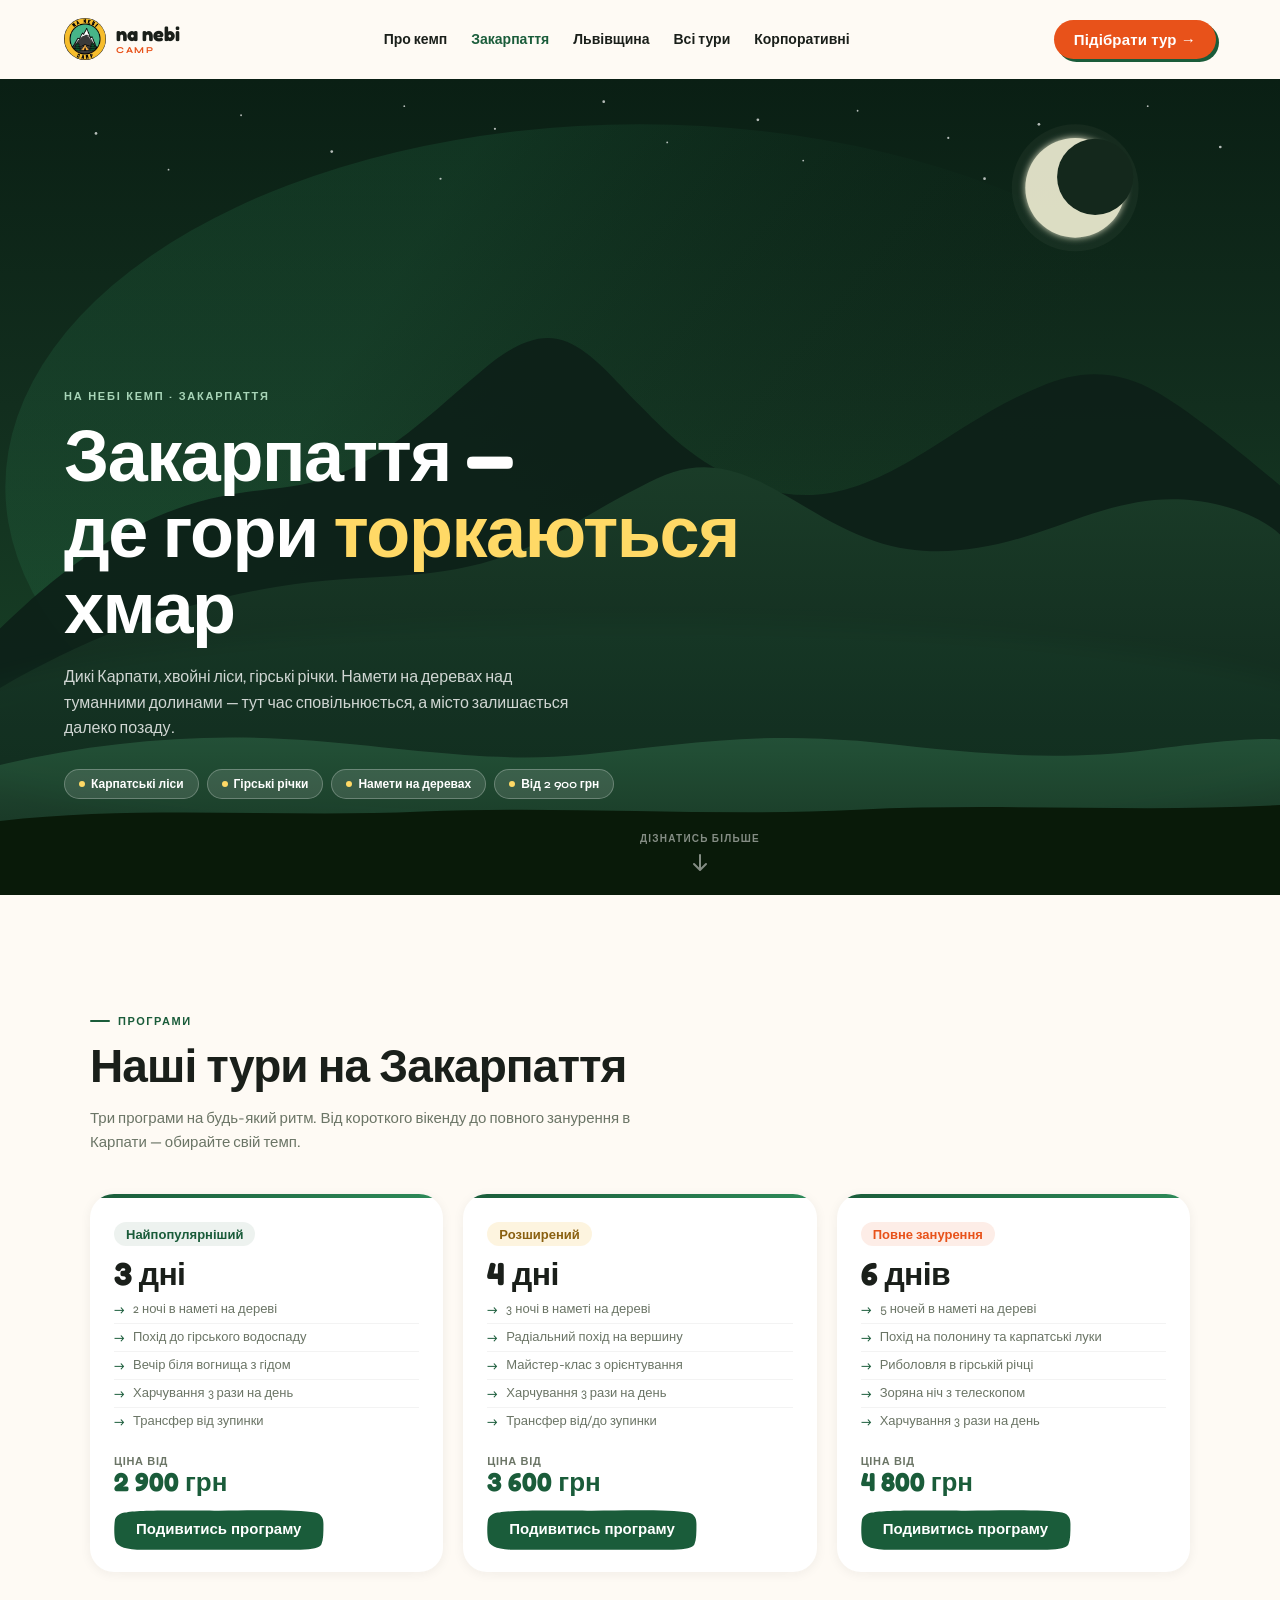
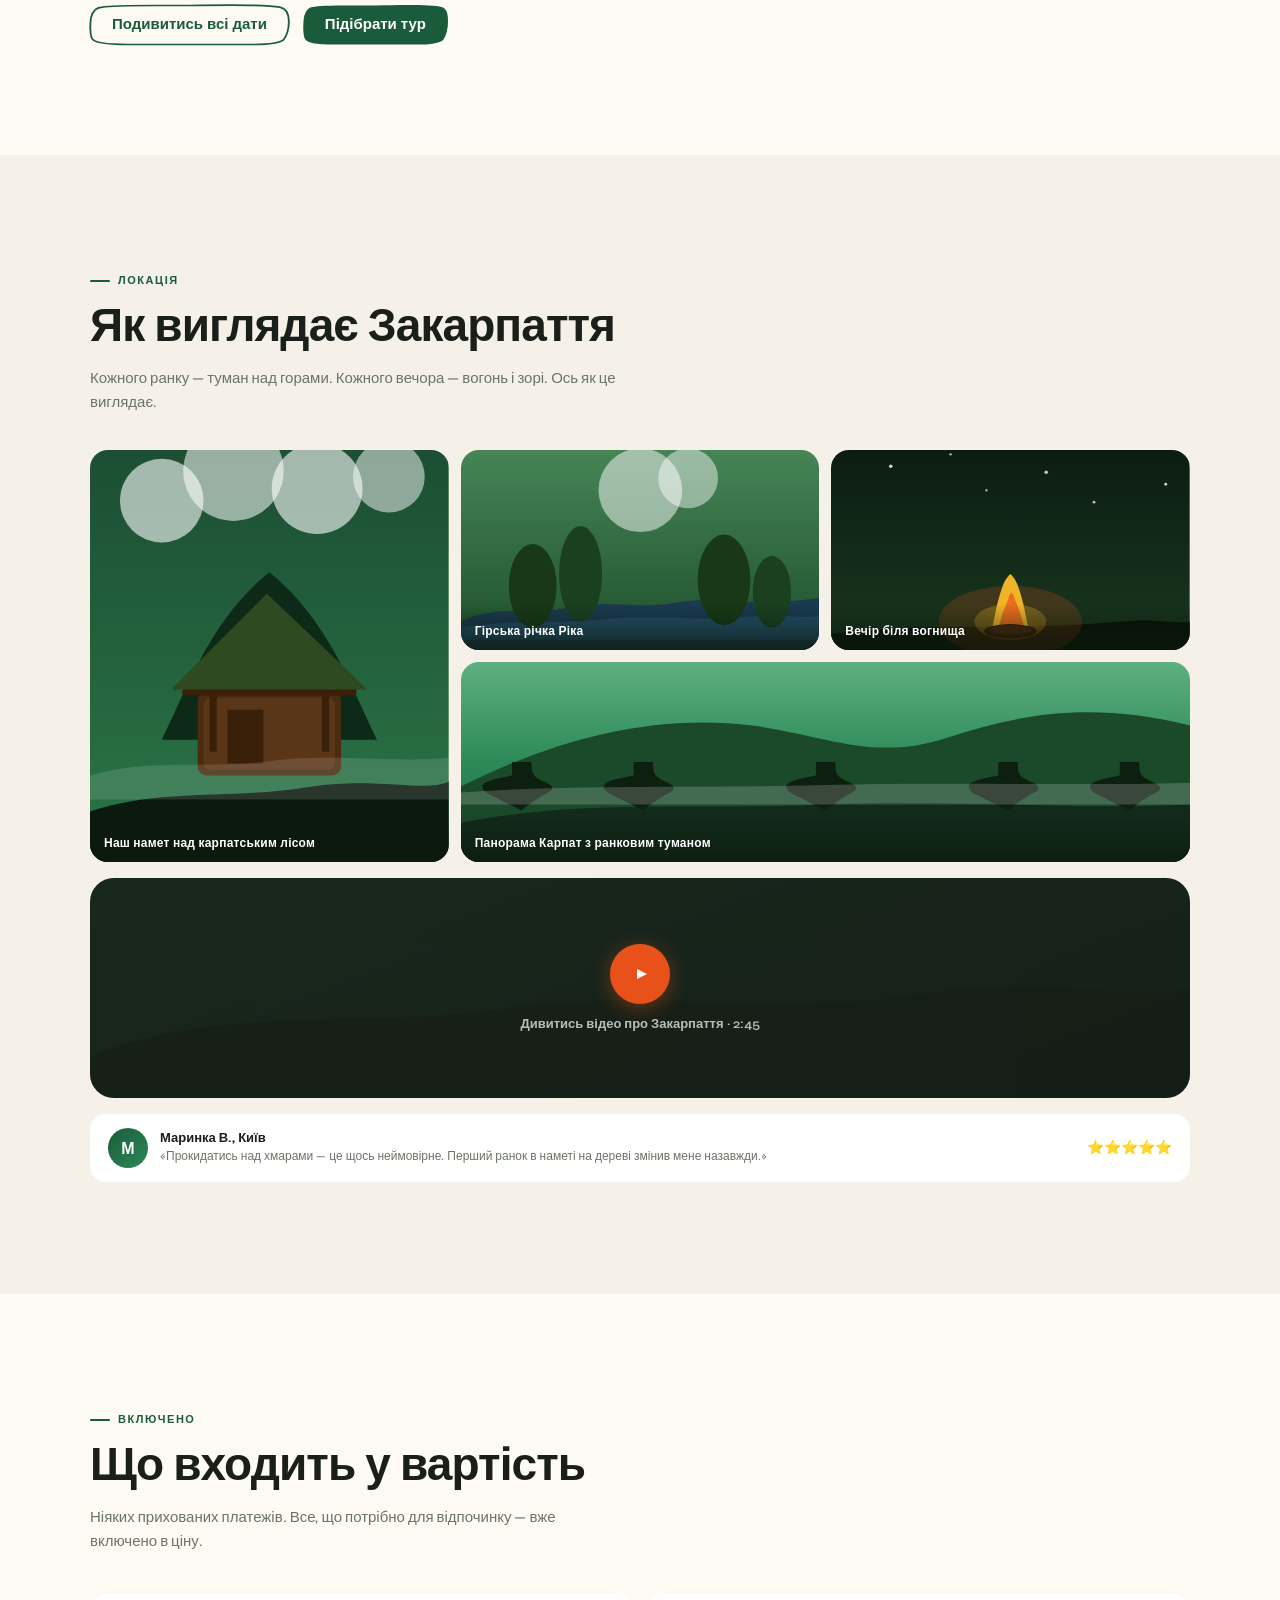
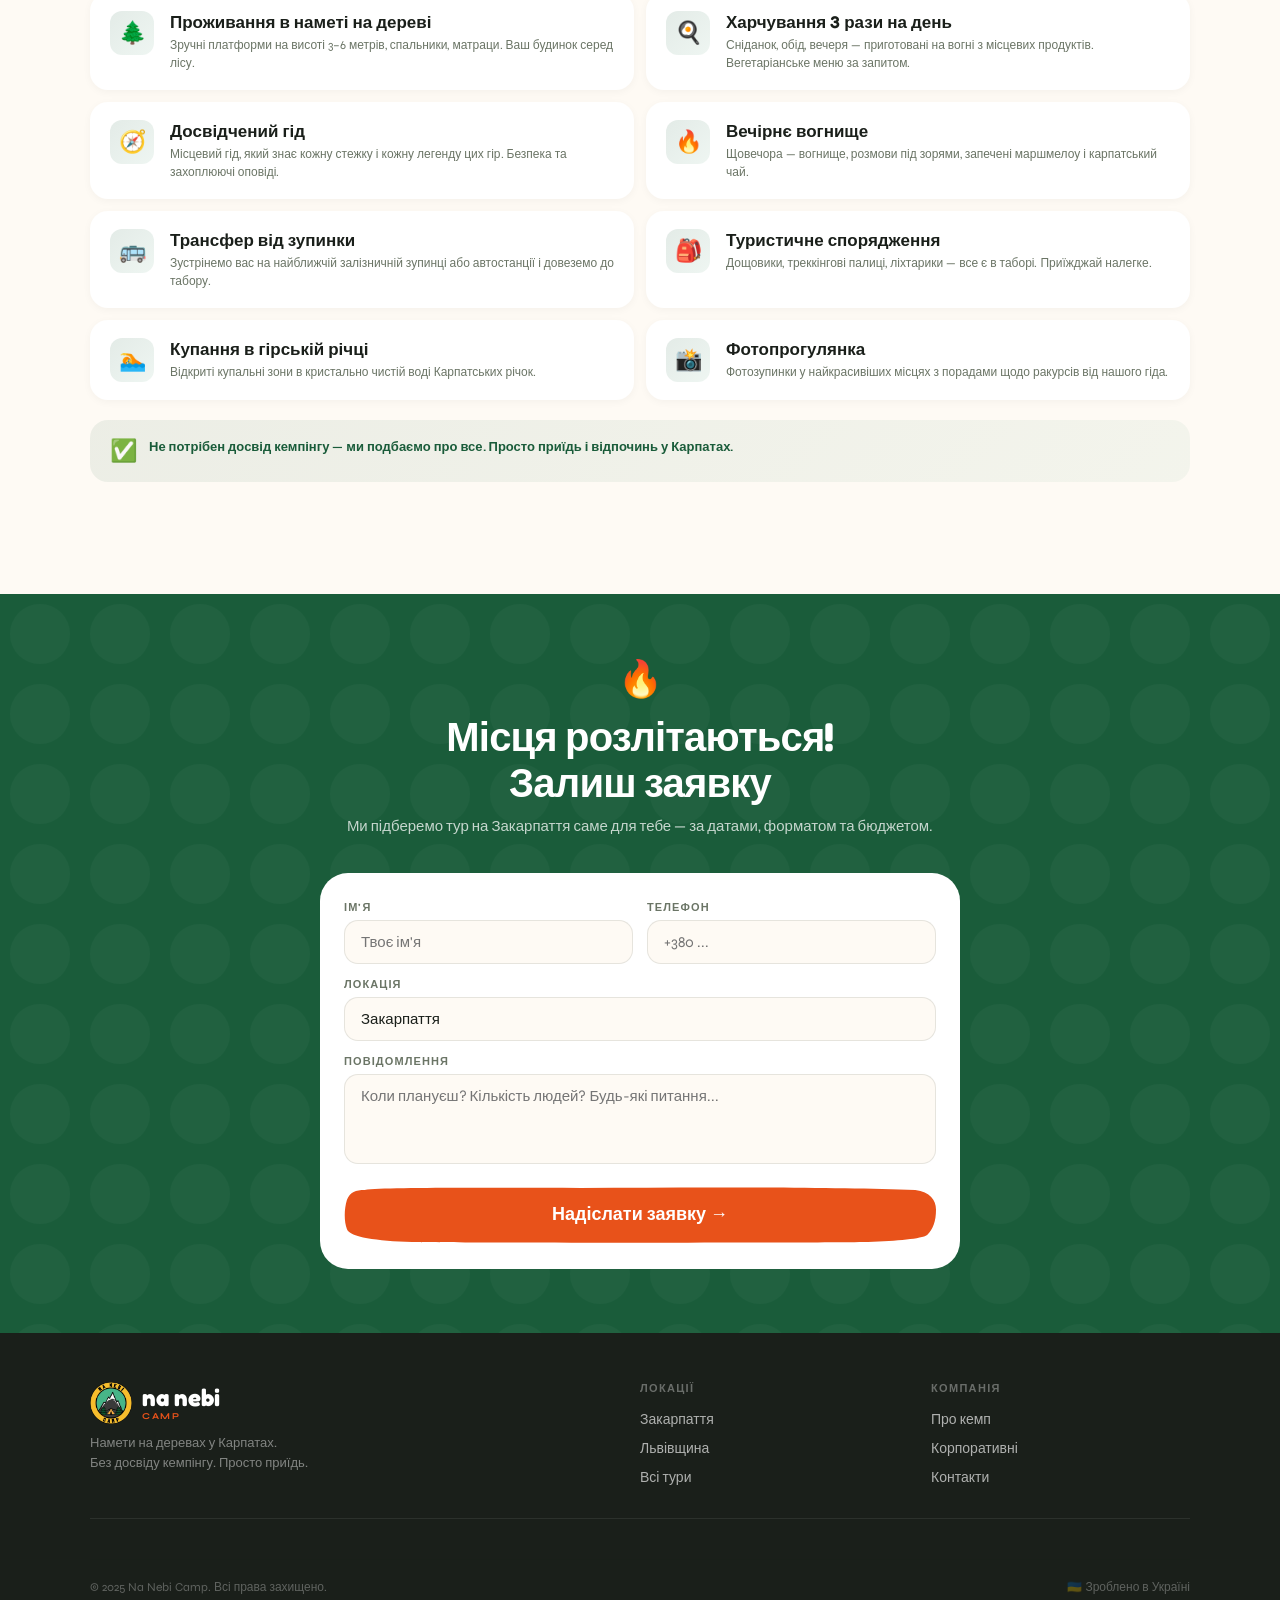
<file: zakarpattya.html>
<!DOCTYPE html>
<html lang="uk">
<head>
<meta charset="UTF-8">
<meta name="viewport" content="width=device-width, initial-scale=1.0">
<title>Закарпаття — Na Nebi Camp</title>
<link rel="preconnect" href="https://fonts.googleapis.com">
<link rel="preconnect" href="https://fonts.gstatic.com" crossorigin>
<link href="https://fonts.googleapis.com/css2?family=Fredoka:wght@400;500;600;700&family=Syne:wght@400;500;600;700;800&display=swap" rel="stylesheet">
<link rel="stylesheet" href="shared.css">
<style>
*, *::before, *::after { box-sizing: border-box; margin: 0; padding: 0; }

:root {
  --orange:   #E8521A;
  --yellow:   #F0B429;
  --yellow-lt:#FFD966;
  --green:    #1A5C3A;
  --green-md: #2D8A58;
  --green-lt: #A8D5B8;
  --bg:       #FEFAF4;
  --ink:      #1A1F1A;
  --muted:    #6B7566;
  --cream:    #F0EAD6;
  --teal:     #1A7A5C;
  --teal-lt:  #B8E0D4;
  --nav-height: 72px;
}

html, body {
  width: 100%;
  background: var(--bg);
  font-family: 'Syne', sans-serif;
  color: var(--ink);
  overflow-x: hidden;
}

/* ─── KEYFRAMES ─── */
@keyframes fadeUp {
  from { opacity: 0; transform: translateY(20px); }
  to   { opacity: 1; transform: translateY(0); }
}
@keyframes pulseDot {
  0%,100% { transform: scale(1); opacity:1; }
  50%     { transform: scale(1.5); opacity:.6; }
}
@keyframes floatBlob {
  0%,100% { transform: translateY(0) rotate(0deg); }
  50%     { transform: translateY(-6px) rotate(2deg); }
}
@keyframes draw200 { from { stroke-dashoffset: 200; } to { stroke-dashoffset: 0; } }
@keyframes twinkle {
  0%,100% { opacity: 1; }
  50%     { opacity: 0.3; }
}
@keyframes smokePuff {
  0%   { transform: translateY(0) scale(1); opacity: 0.5; }
  100% { transform: translateY(-18px) scale(1.6); opacity: 0; }
}
@keyframes slideIn {
  from { opacity: 0; transform: translateY(30px); }
  to   { opacity: 1; transform: translateY(0); }
}

/* ── SCROLL ANIMATION ── */
.reveal {
  opacity: 0;
  transform: translateY(28px);
  transition: opacity .6s ease, transform .6s ease;
}
.reveal.visible {
  opacity: 1;
  transform: translateY(0);
}
.reveal-delay-1 { transition-delay: .1s; }
.reveal-delay-2 { transition-delay: .2s; }
.reveal-delay-3 { transition-delay: .3s; }

/* ══════ NAV ══════ */
.nav {
  position: sticky;
  top: 0;
  z-index: 100;
  background: transparent;
  display: flex;
  align-items: center;
  justify-content: space-between;
  padding: 14px 24px;
  border-bottom: 1.5px solid transparent;
}

.logo { display: flex; align-items: center; gap: 10px; flex-shrink: 0; text-decoration: none; }
.logo-img {
  width: 42px; height: 42px;
  border-radius: 50%; object-fit: cover; display: block;
}
.logo-text { display: flex; flex-direction: column; }
.logo-name {
  font-family: 'Fredoka', sans-serif;
  font-size: 20px; font-weight: 700;
  color: var(--ink); line-height: 1; letter-spacing: -.01em;
}
.logo-sub {
  font-family: 'Syne', sans-serif;
  font-size: 9px; font-weight: 700;
  color: var(--orange); letter-spacing: .18em;
  text-transform: uppercase; line-height: 1; margin-top: 2px;
}

.nav-links { display: none; gap: 24px; align-items: center; }
.nav-links a {
  font-family: 'Syne', sans-serif;
  font-size: 14px; font-weight: 600;
  color: var(--ink); text-decoration: none;
  transition: color .15s;
}
.nav-links a:hover { color: var(--green); }
.nav-links a.active { color: var(--green); }

.nav-right { display: flex; align-items: center; gap: 12px; }

.nav-cta {
  font-family: 'Fredoka', sans-serif; font-size: 15px; font-weight: 600;
  color: white; background: var(--orange); padding: 10px 20px;
  border-radius: 50px; cursor: pointer; letter-spacing: .01em;
  box-shadow: 3px 3px 0 var(--green); text-decoration: none;
  transition: transform .15s, box-shadow .15s; white-space: nowrap;
  display: inline-block;
}
.nav-cta:hover { transform: translate(-1px,-1px); box-shadow: 4px 4px 0 var(--green); }
.nav-cta:active { transform: translate(2px,2px); box-shadow: 1px 1px 0 var(--green); }

.burger {
  display: flex; flex-direction: column; gap: 5px; cursor: pointer;
  background: none; border: none; padding: 6px;
}
.burger span {
  display: block; width: 24px; height: 2px;
  background: var(--ink); border-radius: 2px; transition: .2s;
}

.mobile-menu {
  display: none; flex-direction: column; gap: 0;
  background: var(--bg); border-bottom: 1.5px solid rgba(26,31,26,.07);
  padding: 8px 24px 16px;
}
.mobile-menu.open { display: flex; }
.mobile-menu a {
  font-family: 'Syne', sans-serif; font-size: 15px; font-weight: 600;
  color: var(--ink); text-decoration: none; padding: 10px 0;
  border-bottom: 1px solid rgba(26,31,26,.06);
}
.mobile-menu a:last-child { border-bottom: none; }
.mobile-menu a.active { color: var(--green); }

/* ══════ HERO ══════ */
.hero {
  min-height: calc(100svh - var(--nav-height));
  display: flex;
  flex-direction: column;
  justify-content: flex-end;
  position: relative;
  overflow: hidden;
  padding: 32px 24px 84px;
}

.hero-bg {
  position: absolute;
  inset: 0;
  z-index: 0;
}

.hero-bg svg {
  width: 100%; height: 100%;
  position: absolute; inset: 0;
}

.hero-content-inner {
  position: relative;
  z-index: 2;
  width: min(100%, 700px);
}

.hero-overline {
  font-family: 'Syne', sans-serif; font-size: 11px; font-weight: 700;
  letter-spacing: .16em; text-transform: uppercase;
  color: var(--green-lt); margin-bottom: 14px;
  animation: fadeUp .5s .1s ease both;
}

.hero-title {
  font-family: 'Fredoka', sans-serif;
  font-size: clamp(36px, 10vw, 72px);
  font-weight: 700; line-height: 1.05;
  color: white;
  letter-spacing: -.02em;
  margin-bottom: 20px;
  animation: fadeUp .6s .2s ease both;
}

.hero-title .accent-yellow { color: var(--yellow-lt); }

.hero-desc {
  font-family: 'Syne', sans-serif; font-size: 16px; font-weight: 400;
  line-height: 1.6; color: rgba(255,255,255,.8);
  max-width: 520px;
  animation: fadeUp .6s .35s ease both;
  margin-bottom: 28px;
}

.hero-tags {
  display: flex; flex-wrap: wrap; gap: 8px;
  animation: fadeUp .6s .45s ease both;
}
.hero-tag {
  display: inline-flex; align-items: center; gap: 6px;
  background: rgba(255,255,255,.12); backdrop-filter: blur(8px);
  border: 1px solid rgba(255,255,255,.25);
  padding: 7px 14px; border-radius: 50px;
  font-family: 'Syne', sans-serif; font-size: 12px; font-weight: 600;
  color: white; white-space: nowrap;
}
.hero-tag .dot { width: 6px; height: 6px; border-radius: 50%; background: var(--yellow-lt); flex-shrink: 0; }

/* scroll hint */
.scroll-hint {
  position: absolute;
  bottom: max(20px, env(safe-area-inset-bottom)); left: 50%; transform: translateX(-50%);
  z-index: 3;
  display: flex; flex-direction: column; align-items: center; gap: 6px;
  animation: fadeUp .6s .7s ease both;
}
.scroll-hint span {
  font-family: 'Syne', sans-serif; font-size: 10px; font-weight: 600;
  letter-spacing: .12em; text-transform: uppercase;
  color: rgba(255,255,255,.5);
}
.scroll-arrow {
  width: 24px; height: 24px;
  animation: floatBlob 2s ease-in-out infinite;
}

/* ══════ SECTION COMMON ══════ */
.section { padding: 72px 24px; }
.section-inner { max-width: 1100px; margin: 0 auto; }

.section-label {
  display: inline-flex; align-items: center; gap: 8px;
  font-family: 'Syne', sans-serif; font-size: 11px; font-weight: 700;
  letter-spacing: .14em; text-transform: uppercase;
  color: var(--green); margin-bottom: 12px;
}
.section-label::before {
  content: '';
  display: block; width: 20px; height: 2px;
  background: var(--green); border-radius: 2px;
}

.section-title {
  font-family: 'Fredoka', sans-serif;
  font-size: clamp(28px, 5vw, 46px);
  font-weight: 700; line-height: 1.1;
  color: var(--ink); letter-spacing: -.02em;
  margin-bottom: 16px;
}

/* ══════ TOURS SECTION ══════ */
.tours-section { background: var(--bg); }

.tours-grid {
  display: grid;
  grid-template-columns: 1fr;
  gap: 20px;
  margin-bottom: 32px;
}

.tour-card {
  position: relative;
  background: white;
  border-radius: 24px;
  padding: 28px 24px 24px;
  overflow: hidden;
  transition: transform .2s, box-shadow .2s;
  box-shadow: 0 2px 12px rgba(26,31,26,.06);
}
.tour-card:hover {
  transform: translateY(-4px);
  box-shadow: 0 8px 32px rgba(26,92,58,.12);
}
.tour-card::before {
  content: '';
  position: absolute;
  top: 0; left: 0; right: 0; height: 4px;
  background: linear-gradient(90deg, var(--green), var(--green-md));
  border-radius: 24px 24px 0 0;
}

.tour-badge {
  display: inline-block;
  font-family: 'Fredoka', sans-serif; font-size: 13px; font-weight: 600;
  color: var(--green); background: rgba(26,92,58,.08);
  padding: 4px 12px; border-radius: 50px;
  margin-bottom: 12px;
}

.tour-duration {
  font-family: 'Fredoka', sans-serif;
  font-size: 32px; font-weight: 700;
  color: var(--ink); line-height: 1;
  margin-bottom: 6px;
  letter-spacing: -.02em;
}

.tour-highlights {
  list-style: none;
  margin-bottom: 20px;
}
.tour-highlights li {
  font-family: 'Syne', sans-serif; font-size: 13px;
  color: var(--muted); padding: 5px 0;
  display: flex; align-items: flex-start; gap: 8px;
  border-bottom: 1px solid rgba(26,31,26,.05);
}
.tour-highlights li:last-child { border-bottom: none; }
.tour-highlights li::before {
  content: '→';
  color: var(--green); flex-shrink: 0; margin-top: 1px;
}

.tour-footer {
  display: flex; align-items: center; justify-content: space-between;
  gap: 12px; flex-wrap: wrap;
}

.tour-price {
  display: flex; flex-direction: column;
}
.tour-price-from {
  font-family: 'Syne', sans-serif; font-size: 11px; font-weight: 600;
  color: var(--muted); letter-spacing: .06em; text-transform: uppercase;
}
.tour-price-value {
  font-family: 'Fredoka', sans-serif; font-size: 26px; font-weight: 700;
  color: var(--green); line-height: 1.1;
}

/* Organic SVG button */
.btn-organic {
  position: relative;
  display: inline-flex; align-items: center; justify-content: center;
  padding: 10px 22px; cursor: pointer;
  font-family: 'Fredoka', sans-serif; font-size: 15px; font-weight: 600;
  text-decoration: none; color: white;
  transition: transform .15s;
  white-space: nowrap;
}
.btn-organic:hover { transform: translateY(-2px); }
.btn-organic:active { transform: scale(.97); }
.btn-organic svg.btn-bg {
  position: absolute; inset: 0; width: 100%; height: 100%;
  overflow: visible; z-index: 0;
}
.btn-organic span { position: relative; z-index: 1; }

.btn-green svg.btn-bg path { fill: var(--green); }
.btn-outline-green { color: var(--green); }
.btn-outline-green svg.btn-bg path { fill: none; stroke: var(--green); stroke-width: 2; }

/* Tours bottom buttons */
.tours-actions {
  display: flex; flex-wrap: wrap; gap: 14px; align-items: center;
}

/* ══════ PHOTO GRID / GALLERY ══════ */
.gallery-section { background: #F5F0E8; }

.photo-grid {
  display: grid;
  grid-template-columns: 1fr 1fr;
  grid-template-rows: auto;
  gap: 12px;
  margin-bottom: 16px;
}

.photo-cell {
  border-radius: 18px;
  overflow: hidden;
  position: relative;
  min-height: 160px;
  background: var(--cream);
}
.photo-cell.tall { grid-row: span 2; }
.photo-cell.wide { grid-column: span 2; }

.photo-cell svg {
  width: 100%; height: 100%;
  display: block;
  min-height: 160px;
}

.photo-caption {
  position: absolute; bottom: 0; left: 0; right: 0;
  background: linear-gradient(to top, rgba(10,25,10,.7) 0%, transparent 100%);
  padding: 20px 14px 12px;
  font-family: 'Syne', sans-serif; font-size: 12px; font-weight: 600;
  color: white; letter-spacing: .02em;
}

.video-placeholder {
  background: var(--ink);
  border-radius: 24px;
  min-height: 220px;
  display: flex; flex-direction: column;
  align-items: center; justify-content: center;
  gap: 12px; cursor: pointer;
  position: relative; overflow: hidden;
  margin-bottom: 16px;
}
.video-placeholder svg.bg {
  position: absolute; inset: 0; width: 100%; height: 100%; opacity: .25;
}
.video-play-btn {
  width: 60px; height: 60px;
  background: var(--orange); border-radius: 50%;
  display: flex; align-items: center; justify-content: center;
  position: relative; z-index: 1;
  box-shadow: 0 4px 20px rgba(232,82,26,.4);
  transition: transform .2s;
}
.video-placeholder:hover .video-play-btn { transform: scale(1.1); }
.video-label {
  font-family: 'Syne', sans-serif; font-size: 13px; font-weight: 600;
  color: rgba(255,255,255,.7); position: relative; z-index: 1;
}

.ugc-strip {
  display: flex; align-items: center; gap: 12px;
  background: white; border-radius: 16px;
  padding: 14px 18px;
}
.ugc-avatar {
  width: 40px; height: 40px; border-radius: 50%;
  background: linear-gradient(135deg, var(--green), var(--green-md));
  flex-shrink: 0; display: flex; align-items: center; justify-content: center;
  font-family: 'Fredoka', sans-serif; font-size: 16px; font-weight: 700; color: white;
}
.ugc-text { flex: 1; }
.ugc-name { font-family: 'Syne', sans-serif; font-size: 13px; font-weight: 700; color: var(--ink); }
.ugc-quote { font-family: 'Syne', sans-serif; font-size: 12px; color: var(--muted); line-height: 1.4; margin-top: 2px; }
.ugc-stars { font-size: 14px; flex-shrink: 0; }

/* ══════ INCLUSIONS ══════ */
.inclusions-section { background: var(--bg); }

.inclusions-grid {
  display: grid;
  grid-template-columns: 1fr;
  gap: 12px;
}

.inclusion-item {
  display: flex; align-items: flex-start; gap: 16px;
  background: white;
  border-radius: 18px; padding: 18px 20px;
  box-shadow: 0 2px 8px rgba(26,31,26,.04);
  transition: transform .2s;
}
.inclusion-item:hover { transform: translateX(4px); }

.inclusion-icon {
  width: 44px; height: 44px; flex-shrink: 0;
  border-radius: 12px;
  background: linear-gradient(135deg, rgba(26,92,58,.12), rgba(45,138,88,.08));
  display: flex; align-items: center; justify-content: center;
  font-size: 22px;
}

.inclusion-body { flex: 1; }
.inclusion-title {
  font-family: 'Fredoka', sans-serif; font-size: 17px; font-weight: 600;
  color: var(--ink); margin-bottom: 3px;
}
.inclusion-desc {
  font-family: 'Syne', sans-serif; font-size: 12px; color: var(--muted);
  line-height: 1.5;
}

.inclusions-note {
  margin-top: 20px;
  background: linear-gradient(135deg, rgba(26,92,58,.08), rgba(45,138,88,.05));
  border-radius: 18px; padding: 18px 20px;
  display: flex; align-items: flex-start; gap: 12px;
}
.inclusions-note-icon { font-size: 22px; flex-shrink: 0; }
.inclusions-note-text {
  font-family: 'Syne', sans-serif; font-size: 13px; color: var(--green);
  font-weight: 600; line-height: 1.5;
}

/* ══════ CTA BANNER ══════ */
.cta-section {
  background: var(--green);
  padding: 64px 24px;
  position: relative;
  overflow: hidden;
}

.cta-section::before {
  content: '';
  position: absolute; inset: 0;
  background: url("data:image/svg+xml,%3Csvg width='80' height='80' viewBox='0 0 80 80' xmlns='http://www.w3.org/2000/svg'%3E%3Cg fill='none' fill-rule='evenodd'%3E%3Cg fill='%23ffffff' fill-opacity='0.03'%3E%3Ccircle cx='40' cy='40' r='30'/%3E%3C/g%3E%3C/g%3E%3C/svg%3E");
}

.cta-inner {
  max-width: 640px;
  margin: 0 auto;
  position: relative; z-index: 1;
  text-align: center;
}

.cta-emoji { font-size: 36px; margin-bottom: 12px; display: block; }

.cta-title {
  font-family: 'Fredoka', sans-serif;
  font-size: clamp(26px, 5vw, 40px);
  font-weight: 700; line-height: 1.15;
  color: white; letter-spacing: -.02em;
  margin-bottom: 10px;
}

.cta-subtitle {
  font-family: 'Syne', sans-serif; font-size: 15px;
  color: rgba(255,255,255,.75); line-height: 1.5;
  margin-bottom: 36px;
}

.cta-form {
  background: white; border-radius: 28px;
  padding: 28px 24px; text-align: left;
}

.form-row { margin-bottom: 14px; }
.form-row label {
  display: block;
  font-family: 'Syne', sans-serif; font-size: 11px; font-weight: 700;
  letter-spacing: .1em; text-transform: uppercase;
  color: var(--muted); margin-bottom: 6px;
}
.form-row input,
.form-row select,
.form-row textarea {
  width: 100%;
  font-family: 'Syne', sans-serif; font-size: 15px;
  color: var(--ink); background: var(--bg);
  border: 1.5px solid rgba(26,31,26,.1);
  border-radius: 14px; padding: 12px 16px;
  outline: none; transition: border-color .15s;
  resize: none;
  appearance: none;
}
.form-row input:focus,
.form-row select:focus,
.form-row textarea:focus {
  border-color: var(--green);
}
.form-row textarea { min-height: 90px; }

.form-grid-2 {
  display: grid; grid-template-columns: 1fr 1fr; gap: 14px;
}

.form-submit {
  position: relative;
  width: 100%; padding: 16px 24px; cursor: pointer;
  font-family: 'Fredoka', sans-serif; font-size: 18px; font-weight: 700;
  color: white; border: none; background: none;
  transition: transform .15s; margin-top: 4px;
}
.form-submit:hover { transform: translateY(-2px); }
.form-submit:active { transform: scale(.98); }
.form-submit svg.btn-bg {
  position: absolute; inset: 0; width: 100%; height: 100%;
  overflow: visible; z-index: 0;
}
.form-submit span { position: relative; z-index: 1; }

/* ══════ FOOTER ══════ */
.footer {
  background: var(--ink);
  padding: 48px 24px 32px;
  color: rgba(255,255,255,.65);
}

.footer-inner {
  max-width: 1100px; margin: 0 auto;
}

.footer-top {
  display: grid; grid-template-columns: 1fr;
  gap: 32px; padding-bottom: 32px;
  border-bottom: 1px solid rgba(255,255,255,.08);
  margin-bottom: 24px;
}

.footer-brand .logo-name { color: white; }
.footer-brand .logo-sub { color: var(--orange); }
.footer-tagline {
  font-family: 'Syne', sans-serif; font-size: 13px;
  color: rgba(255,255,255,.45); line-height: 1.5; margin-top: 10px;
}

.footer-col-title {
  font-family: 'Syne', sans-serif; font-size: 11px; font-weight: 700;
  letter-spacing: .12em; text-transform: uppercase;
  color: rgba(255,255,255,.35); margin-bottom: 14px;
}
.footer-links { list-style: none; display: flex; flex-direction: column; gap: 10px; }
.footer-links a {
  font-family: 'Syne', sans-serif; font-size: 14px;
  color: rgba(255,255,255,.65); text-decoration: none;
  transition: color .15s;
}
.footer-links a:hover { color: white; }

.footer-bottom {
  display: flex; flex-direction: column; gap: 8px;
  font-family: 'Syne', sans-serif; font-size: 12px;
  color: rgba(255,255,255,.3);
}

/* ══════ RESPONSIVE ══════ */
@media (min-width: 768px) {
  :root { --nav-height: 76px; }
  .nav { padding: 16px 48px; }
  .nav-links { display: flex; }
  .burger { display: none; }

  .hero { padding: 48px 48px 92px; }

  .section { padding: 96px 48px; }

  .tours-grid { grid-template-columns: repeat(3, 1fr); }

  .photo-grid {
    grid-template-columns: repeat(3, 1fr);
    grid-template-rows: 200px 200px;
  }
  .photo-cell { min-height: 200px; }
  .photo-cell svg { min-height: 200px; }

  .inclusions-grid { grid-template-columns: 1fr 1fr; }

  .footer-top { grid-template-columns: 2fr 1fr 1fr; }
  .footer-bottom { flex-direction: row; justify-content: space-between; align-items: center; }
}

@media (min-width: 1024px) {
  :root { --nav-height: 84px; }
  .nav { padding: 18px 64px; }
  .hero { padding: 64px 64px 96px; }
  .section { padding: 112px 64px; }
}
</style>
</head>
<body>

<!-- ══════ NAV ══════ -->
<nav class="nav">
  <a href="index.html" class="logo">
    <img class="logo-img" src="logo.jpg" alt="Na Nebi Camp">
    <div class="logo-text">
      <span class="logo-name">na nebi</span>
      <span class="logo-sub">camp</span>
    </div>
  </a>

  <div class="nav-links">
    <a href="pro-kemp.html">Про кемп</a>
    <a href="zakarpattya.html" class="active">Закарпаття</a>
    <a href="lvivshyna.html">Львівщина</a>
    <a href="vsi-turi.html">Всі тури</a>
    <a href="korporatyvni.html">Корпоративні</a>
  </div>

  <div class="nav-right">
    <a href="#cta" class="nav-cta">Підібрати тур →</a>
    <button class="burger" id="burgerBtn" aria-label="Меню">
      <span></span><span></span><span></span>
    </button>
  </div>
</nav>

<div class="mobile-menu" id="mobileMenu">
  <a href="pro-kemp.html">Про кемп</a>
  <a href="zakarpattya.html" class="active">Закарпаття</a>
  <a href="lvivshyna.html">Львівщина</a>
  <a href="vsi-turi.html">Всі тури</a>
  <a href="korporatyvni.html">Корпоративні</a>
</div>

<!-- ══════ HERO ══════ -->
<section class="hero">
  <!-- Atmospheric SVG background — Carpathian night landscape -->
  <div class="hero-bg">
    <svg viewBox="0 0 1440 900" fill="none" xmlns="http://www.w3.org/2000/svg" preserveAspectRatio="xMidYMid slice">
      <defs>
        <linearGradient id="zakSky" x1="0" y1="0" x2="0" y2="1">
          <stop offset="0%" stop-color="#0A1F14"/>
          <stop offset="40%" stop-color="#122E1E"/>
          <stop offset="100%" stop-color="#1A4A2A"/>
        </linearGradient>
        <linearGradient id="zakMtn1" x1="0" y1="0" x2="0" y2="1">
          <stop offset="0%" stop-color="#1A3C28"/>
          <stop offset="100%" stop-color="#0D2018"/>
        </linearGradient>
        <linearGradient id="zakMtn2" x1="0" y1="0" x2="0" y2="1">
          <stop offset="0%" stop-color="#234D35"/>
          <stop offset="100%" stop-color="#122A1C"/>
        </linearGradient>
        <linearGradient id="zakGlow" cx="50%" cy="50%" r="50%" gradientUnits="userSpaceOnUse" x1="400" y1="300" x2="1040" y2="700">
          <stop offset="0%" stop-color="#2D8A58" stop-opacity=".18"/>
          <stop offset="100%" stop-color="#0A1F14" stop-opacity="0"/>
        </linearGradient>
        <filter id="mist">
          <feGaussianBlur stdDeviation="12"/>
        </filter>
        <filter id="softGlow">
          <feGaussianBlur stdDeviation="4" result="blur"/>
          <feMerge><feMergeNode in="blur"/><feMergeNode in="SourceGraphic"/></feMerge>
        </filter>
      </defs>

      <!-- Sky -->
      <rect width="1440" height="900" fill="url(#zakSky)"/>
      <!-- Atmospheric glow -->
      <ellipse cx="720" cy="450" rx="700" ry="400" fill="url(#zakGlow)"/>

      <!-- Stars -->
      <g opacity=".7">
        <circle cx="120" cy="60"  r="1.5" fill="white"/>
        <circle cx="280" cy="40"  r="1"   fill="white"/>
        <circle cx="380" cy="80"  r="1.5" fill="white"/>
        <circle cx="460" cy="30"  r="1"   fill="white"/>
        <circle cx="560" cy="55"  r="1.2" fill="white"/>
        <circle cx="680" cy="25"  r="1.5" fill="white"/>
        <circle cx="750" cy="70"  r="1"   fill="white"/>
        <circle cx="850" cy="45"  r="1.5" fill="white"/>
        <circle cx="960" cy="35"  r="1"   fill="white"/>
        <circle cx="1060" cy="65" r="1.2" fill="white"/>
        <circle cx="1160" cy="50" r="1.5" fill="white"/>
        <circle cx="1280" cy="30" r="1"   fill="white"/>
        <circle cx="1360" cy="75" r="1.5" fill="white"/>
        <circle cx="200" cy="100" r="1"   fill="white"/>
        <circle cx="500" cy="110" r="1.2" fill="white"/>
        <circle cx="900" cy="90"  r="1"   fill="white"/>
        <circle cx="1100" cy="110" r="1.5" fill="white"/>
      </g>

      <!-- Moon -->
      <circle cx="1200" cy="120" r="55" fill="#FFFCE0" opacity=".85" filter="url(#softGlow)"/>
      <circle cx="1222" cy="108" r="42" fill="#0A1F14"/>
      <circle cx="1200" cy="120" r="70" fill="#FFFCE0" opacity=".04"/>

      <!-- Far mountains (darkest) -->
      <path d="M0 620 C80 540 160 480 260 460 C320 448 360 455 420 420 C470 392 510 350 560 310 C590 288 615 280 640 290 C668 302 690 330 720 360 C755 396 790 430 850 450 C910 470 960 455 1020 420 C1070 390 1110 360 1160 340 C1200 322 1240 320 1280 340 C1320 360 1380 410 1440 460 L1440 900 L0 900 Z" fill="#0D2018" opacity=".9"/>

      <!-- Mid mountains -->
      <path d="M0 680 C100 620 200 580 320 560 C420 544 480 555 560 530 C620 512 660 480 720 450 C760 428 790 422 830 435 C880 452 920 490 980 510 C1040 530 1100 520 1160 500 C1220 480 1280 450 1360 470 C1400 480 1430 500 1440 520 L1440 900 L0 900 Z" fill="url(#zakMtn1)"/>

      <!-- Near hills -->
      <path d="M0 760 C120 730 240 720 360 730 C480 740 560 755 660 745 C760 735 840 720 960 730 C1060 740 1160 755 1280 740 C1360 730 1410 725 1440 730 L1440 900 L0 900 Z" fill="url(#zakMtn2)"/>

      <!-- Mist layer -->
      <ellipse cx="720" cy="720" rx="800" ry="120" fill="#2D8A58" opacity=".06" filter="url(#mist)"/>

      <!-- Foreground ground -->
      <path d="M0 820 C160 800 320 815 480 808 C640 801 800 814 960 806 C1120 798 1280 810 1440 800 L1440 900 L0 900 Z" fill="#091A09"/>
    </svg>
  </div>

  <div class="hero-content-inner">
    <div class="hero-overline">На Небі Кемп · Закарпаття</div>
    <h1 class="hero-title">
      Закарпаття —<br>
      де гори <span class="accent-yellow">торкаються</span><br>
      хмар
    </h1>
    <p class="hero-desc">
      Дикі Карпати, хвойні ліси, гірські річки. Намети на деревах над туманними долинами — тут час сповільнюється, а місто залишається далеко позаду.
    </p>
    <div class="hero-tags">
      <div class="hero-tag"><span class="dot"></span> Карпатські ліси</div>
      <div class="hero-tag"><span class="dot"></span> Гірські річки</div>
      <div class="hero-tag"><span class="dot"></span> Намети на деревах</div>
      <div class="hero-tag"><span class="dot"></span> Від 2 900 грн</div>
    </div>
  </div>

  <div class="scroll-hint">
    <span>дізнатись більше</span>
    <svg class="scroll-arrow" viewBox="0 0 24 24" fill="none">
      <path d="M12 4 L12 18 M6 13 L12 19 L18 13" stroke="rgba(255,255,255,.5)" stroke-width="2" stroke-linecap="round" stroke-linejoin="round"/>
    </svg>
  </div>
</section>

<!-- ══════ НАШІ ТУРИ ══════ -->
<section class="section tours-section" id="tours">
  <div class="section-inner">
    <div class="reveal">
      <div class="section-label">Програми</div>
      <h2 class="section-title">Наші тури на Закарпаття</h2>
      <p style="font-family:'Syne',sans-serif; font-size:15px; color:var(--muted); line-height:1.6; max-width:560px; margin-bottom:40px;">
        Три програми на будь-який ритм. Від короткого вікенду до повного занурення в Карпати — обирайте свій темп.
      </p>
    </div>

    <div class="tours-grid">
      <!-- 3 дні -->
      <div class="tour-card reveal reveal-delay-1">
        <div class="tour-badge">Найпопулярніший</div>
        <div class="tour-duration">3 дні</div>
        <ul class="tour-highlights">
          <li>2 ночі в наметі на дереві</li>
          <li>Похід до гірського водоспаду</li>
          <li>Вечір біля вогнища з гідом</li>
          <li>Харчування 3 рази на день</li>
          <li>Трансфер від зупинки</li>
        </ul>
        <div class="tour-footer">
          <div class="tour-price">
            <span class="tour-price-from">Ціна від</span>
            <span class="tour-price-value">2 900 грн</span>
          </div>
          <a href="program-zak-3.html" class="btn-organic btn-green">
            <svg class="btn-bg" viewBox="0 0 200 46" fill="none" preserveAspectRatio="none">
              <path d="M12 4 C24 1 72 2 100 2 C142 1 178 1 192 4 C199 6 200 12 200 18 C200 28 200 36 198 42 C196 46 190 48 178 48 C160 48 40 48 22 48 C8 47 2 43 1 36 C0 30 0 20 1 12 C3 6 8 4 12 4 Z"/>
            </svg>
            <span>Подивитись програму</span>
          </a>
        </div>
      </div>

      <!-- 4 дні -->
      <div class="tour-card reveal reveal-delay-2">
        <div class="tour-badge" style="background:rgba(240,180,41,.15); color:#8A6010;">Розширений</div>
        <div class="tour-duration">4 дні</div>
        <ul class="tour-highlights">
          <li>3 ночі в наметі на дереві</li>
          <li>Радіальний похід на вершину</li>
          <li>Майстер-клас з орієнтування</li>
          <li>Харчування 3 рази на день</li>
          <li>Трансфер від/до зупинки</li>
        </ul>
        <div class="tour-footer">
          <div class="tour-price">
            <span class="tour-price-from">Ціна від</span>
            <span class="tour-price-value">3 600 грн</span>
          </div>
          <a href="program-zak-4.html" class="btn-organic btn-green">
            <svg class="btn-bg" viewBox="0 0 200 46" fill="none" preserveAspectRatio="none">
              <path d="M12 4 C24 1 72 2 100 2 C142 1 178 1 192 4 C199 6 200 12 200 18 C200 28 200 36 198 42 C196 46 190 48 178 48 C160 48 40 48 22 48 C8 47 2 43 1 36 C0 30 0 20 1 12 C3 6 8 4 12 4 Z"/>
            </svg>
            <span>Подивитись програму</span>
          </a>
        </div>
      </div>

      <!-- 6 днів -->
      <div class="tour-card reveal reveal-delay-3">
        <div class="tour-badge" style="background:rgba(232,82,26,.1); color:var(--orange);">Повне занурення</div>
        <div class="tour-duration">6 днів</div>
        <ul class="tour-highlights">
          <li>5 ночей в наметі на дереві</li>
          <li>Похід на полонину та карпатські луки</li>
          <li>Риболовля в гірській річці</li>
          <li>Зоряна ніч з телескопом</li>
          <li>Харчування 3 рази на день</li>
        </ul>
        <div class="tour-footer">
          <div class="tour-price">
            <span class="tour-price-from">Ціна від</span>
            <span class="tour-price-value">4 800 грн</span>
          </div>
          <a href="program-zak-6.html" class="btn-organic btn-green">
            <svg class="btn-bg" viewBox="0 0 200 46" fill="none" preserveAspectRatio="none">
              <path d="M12 4 C24 1 72 2 100 2 C142 1 178 1 192 4 C199 6 200 12 200 18 C200 28 200 36 198 42 C196 46 190 48 178 48 C160 48 40 48 22 48 C8 47 2 43 1 36 C0 30 0 20 1 12 C3 6 8 4 12 4 Z"/>
            </svg>
            <span>Подивитись програму</span>
          </a>
        </div>
      </div>
    </div>

    <!-- Bottom action buttons -->
    <div class="tours-actions reveal">
      <a href="vsi-turi.html" class="btn-organic" style="color:var(--green);">
        <svg class="btn-bg" viewBox="0 0 220 50" fill="none" preserveAspectRatio="none">
          <path d="M14 4 C26 1 78 2 110 2 C156 1 196 1 210 4 C218 6 220 14 220 22 C220 32 218 40 214 46 C210 50 196 52 178 52 C144 52 76 52 42 52 C18 52 4 50 2 44 C0 38 0 28 1 18 C3 8 8 4 14 4 Z" stroke="var(--green)" stroke-width="2" fill="none"/>
        </svg>
        <span>Подивитись всі дати</span>
      </a>
      <a href="#cta" class="btn-organic btn-green">
        <svg class="btn-bg" viewBox="0 0 180 50" fill="none" preserveAspectRatio="none">
          <path d="M12 4 C22 1 64 2 90 2 C128 1 162 1 172 4 C179 6 180 14 180 22 C180 32 178 40 174 46 C170 50 158 52 142 52 C112 52 68 52 38 52 C16 52 4 50 2 44 C0 38 0 28 1 18 C3 8 8 4 12 4 Z"/>
        </svg>
        <span>Підібрати тур</span>
      </a>
    </div>
  </div>
</section>

<!-- ══════ ЯК ВИГЛЯДАЄ ЛОКАЦІЯ ══════ -->
<section class="section gallery-section">
  <div class="section-inner">
    <div class="reveal">
      <div class="section-label">Локація</div>
      <h2 class="section-title">Як виглядає Закарпаття</h2>
      <p style="font-family:'Syne',sans-serif; font-size:15px; color:var(--muted); line-height:1.6; max-width:540px; margin-bottom:36px;">
        Кожного ранку — туман над горами. Кожного вечора — вогонь і зорі. Ось як це виглядає.
      </p>
    </div>

    <!-- Photo grid with SVG placeholders -->
    <div class="photo-grid reveal">
      <div class="photo-cell tall">
        <svg viewBox="0 0 300 420" fill="none" xmlns="http://www.w3.org/2000/svg" preserveAspectRatio="xMidYMid slice" style="min-height:320px;">
          <defs>
            <linearGradient id="p1sky" x1="0" y1="0" x2="0" y2="1">
              <stop offset="0%" stop-color="#1A4A30"/>
              <stop offset="100%" stop-color="#2D7A4A"/>
            </linearGradient>
          </defs>
          <rect width="300" height="420" fill="url(#p1sky)"/>
          <!-- Treehouse platform sketch -->
          <path d="M60 280 C80 240 100 180 150 140 C200 180 220 240 240 280 Z" fill="#0D2A18"/>
          <rect x="90" y="240" width="120" height="70" rx="8" fill="#4A2C10"/>
          <rect x="95" y="245" width="110" height="60" rx="6" fill="#5A3618"/>
          <rect x="115" y="255" width="30" height="45" fill="#3A2008"/>
          <path d="M80 240 L220 240" stroke="#3A2008" stroke-width="6" stroke-linecap="round"/>
          <path d="M70 238 L148 160 L230 238" stroke="#2D4A20" stroke-width="3" fill="#2D4A20"/>
          <rect x="100" y="240" width="6" height="50" fill="#3A2008"/>
          <rect x="194" y="240" width="6" height="50" fill="#3A2008"/>
          <circle cx="60" cy="80" r="35" fill="white" opacity=".6"/>
          <circle cx="120" cy="55" r="42" fill="white" opacity=".55"/>
          <circle cx="190" cy="70" r="38" fill="white" opacity=".6"/>
          <circle cx="250" cy="60" r="30" fill="white" opacity=".5"/>
          <path d="M0 340 C60 320 120 330 180 320 C240 310 280 325 300 315 L300 420 L0 420 Z" fill="#0A1A0E"/>
          <!-- Fog -->
          <path d="M0 310 C50 295 100 305 150 298 C200 291 260 300 300 295 L300 330 L0 330 Z" fill="white" opacity=".12"/>
        </svg>
        <div class="photo-caption">Наш намет над карпатським лісом</div>
      </div>

      <div class="photo-cell">
        <svg viewBox="0 0 300 200" fill="none" xmlns="http://www.w3.org/2000/svg" preserveAspectRatio="xMidYMid slice">
          <defs>
            <linearGradient id="p2" x1="0" y1="0" x2="0" y2="1">
              <stop offset="0%" stop-color="#4A8A5A"/>
              <stop offset="100%" stop-color="#1A4A28"/>
            </linearGradient>
          </defs>
          <rect width="300" height="200" fill="url(#p2)"/>
          <!-- River scene -->
          <path d="M0 160 C30 145 60 155 90 148 C120 141 150 150 180 144 C210 138 250 148 300 140 L300 200 L0 200 Z" fill="#1A3A50"/>
          <path d="M0 165 C40 158 80 162 120 158 C160 154 200 160 240 156 C270 153 290 158 300 155 L300 175 L0 175 Z" fill="#2A5A7A" opacity=".6"/>
          <ellipse cx="60" cy="130" rx="20" ry="35" fill="#183818"/>
          <ellipse cx="100" cy="120" rx="18" ry="40" fill="#1A4020"/>
          <ellipse cx="220" cy="125" rx="22" ry="38" fill="#183818"/>
          <ellipse cx="260" cy="135" rx="16" ry="30" fill="#1A4020"/>
          <circle cx="150" cy="50" r="35" fill="white" opacity=".5"/>
          <circle cx="190" cy="40" r="25" fill="white" opacity=".45"/>
        </svg>
        <div class="photo-caption">Гірська річка Ріка</div>
      </div>

      <div class="photo-cell">
        <svg viewBox="0 0 300 200" fill="none" xmlns="http://www.w3.org/2000/svg" preserveAspectRatio="xMidYMid slice">
          <defs>
            <linearGradient id="p3" x1="0" y1="0" x2="0" y2="1">
              <stop offset="0%" stop-color="#0A1A10"/>
              <stop offset="100%" stop-color="#1A3A20"/>
            </linearGradient>
          </defs>
          <rect width="300" height="200" fill="url(#p3)"/>
          <!-- Campfire night scene -->
          <path d="M0 170 C80 160 160 168 240 160 C270 157 290 162 300 160 L300 200 L0 200 Z" fill="#081208"/>
          <!-- Fire glow -->
          <ellipse cx="150" cy="160" rx="60" ry="30" fill="#E8521A" opacity=".2"/>
          <ellipse cx="150" cy="160" rx="30" ry="15" fill="#F0B429" opacity=".3"/>
          <!-- Fire flames -->
          <path d="M135 165 C138 150 140 140 143 132 C145 125 148 122 150 120 C152 122 155 125 157 132 C160 140 162 150 165 165 Z" fill="#F0B429"/>
          <path d="M140 165 C143 155 145 148 148 142 C149 138 150 136 151 136 C152 136 153 138 154 142 C157 148 159 155 162 165 Z" fill="#E8521A" opacity=".7"/>
          <!-- Logs -->
          <ellipse cx="150" cy="168" rx="22" ry="6" fill="#3A1A08"/>
          <ellipse cx="150" cy="167" rx="18" ry="4" fill="#4A2A0A"/>
          <!-- Stars -->
          <circle cx="50"  cy="30"  r="1.5" fill="white" opacity=".8"/>
          <circle cx="100" cy="20"  r="1"   fill="white" opacity=".7"/>
          <circle cx="180" cy="35"  r="1.5" fill="white" opacity=".75"/>
          <circle cx="240" cy="15"  r="1"   fill="white" opacity=".65"/>
          <circle cx="280" cy="45"  r="1.2" fill="white" opacity=".8"/>
          <circle cx="130" cy="50"  r="1"   fill="white" opacity=".6"/>
          <circle cx="220" cy="60"  r="1.2" fill="white" opacity=".7"/>
        </svg>
        <div class="photo-caption">Вечір біля вогнища</div>
      </div>

      <div class="photo-cell wide">
        <svg viewBox="0 0 600 200" fill="none" xmlns="http://www.w3.org/2000/svg" preserveAspectRatio="xMidYMid slice" style="width:100%;">
          <defs>
            <linearGradient id="p4" x1="0" y1="0" x2="0" y2="1">
              <stop offset="0%" stop-color="#6AB88A"/>
              <stop offset="50%" stop-color="#2D8A58"/>
              <stop offset="100%" stop-color="#1A5C3A"/>
            </linearGradient>
          </defs>
          <rect width="600" height="200" fill="url(#p4)"/>
          <!-- Panorama mountains -->
          <path d="M0 120 C80 80 160 60 240 70 C300 78 340 100 400 80 C460 60 520 50 600 70 L600 200 L0 200 Z" fill="#1A4A2A"/>
          <path d="M0 150 C100 130 200 140 300 135 C400 130 500 140 600 135 L600 200 L0 200 Z" fill="#122A1A"/>
          <!-- Pine trees silhouettes -->
          <path d="M50 150 L50 140 C44 137 32 131 22 126 C16 122 16 118 22 116 C30 113 40 112 42 111 L42 100 L58 100 C58 111 60 112 68 116 C76 119 78 123 70 126 C62 131 52 137 50 140 Z" fill="#0D2010"/>
          <path d="M150 150 L150 140 C144 137 132 131 122 126 C116 122 116 118 122 116 C130 113 140 112 142 111 L142 100 L158 100 C158 111 160 112 168 116 C176 119 178 123 170 126 C162 131 152 137 150 140 Z" fill="#0D2010"/>
          <path d="M300 150 L300 140 C294 137 282 131 272 126 C266 122 266 118 272 116 C280 113 290 112 292 111 L292 100 L308 100 C308 111 310 112 318 116 C326 119 328 123 320 126 C312 131 302 137 300 140 Z" fill="#0D2010"/>
          <path d="M450 150 L450 140 C444 137 432 131 422 126 C416 122 416 118 422 116 C430 113 440 112 442 111 L442 100 L458 100 C458 111 460 112 468 116 C476 119 478 123 470 126 C462 131 452 137 450 140 Z" fill="#0D2010"/>
          <path d="M550 150 L550 140 C544 137 532 131 522 126 C516 122 516 118 522 116 C530 113 540 112 542 111 L542 100 L558 100 C558 111 560 112 568 116 C576 119 578 123 570 126 C562 131 552 137 550 140 Z" fill="#0D2010"/>
          <!-- Morning mist -->
          <path d="M0 125 C100 118 200 122 300 119 C400 116 500 120 600 117 L600 135 L0 135 Z" fill="white" opacity=".18"/>
        </svg>
        <div class="photo-caption">Панорама Карпат з ранковим туманом</div>
      </div>
    </div>

    <!-- Video placeholder -->
    <div class="video-placeholder reveal">
      <svg class="bg" viewBox="0 0 800 300" fill="none" preserveAspectRatio="xMidYMid slice">
        <defs>
          <linearGradient id="vid-bg" x1="0" y1="0" x2="1" y2="1">
            <stop offset="0%" stop-color="#1A4A2A"/>
            <stop offset="100%" stop-color="#0A1F14"/>
          </linearGradient>
        </defs>
        <rect width="800" height="300" fill="url(#vid-bg)"/>
        <path d="M0 200 C100 160 200 180 300 165 C400 150 500 170 600 155 C700 140 750 160 800 150 L800 300 L0 300 Z" fill="#091A09" opacity=".6"/>
      </svg>
      <div class="video-play-btn">
        <svg width="22" height="22" viewBox="0 0 22 22" fill="none">
          <path d="M8 6 L18 11 L8 16 Z" fill="white"/>
        </svg>
      </div>
      <div class="video-label">Дивитись відео про Закарпаття · 2:45</div>
    </div>

    <!-- UGC strip -->
    <div class="ugc-strip reveal">
      <div class="ugc-avatar">М</div>
      <div class="ugc-text">
        <div class="ugc-name">Маринка В., Київ</div>
        <div class="ugc-quote">«Прокидатись над хмарами — це щось неймовірне. Перший ранок в наметі на дереві змінив мене назавжди.»</div>
      </div>
      <div class="ugc-stars">⭐⭐⭐⭐⭐</div>
    </div>
  </div>
</section>

<!-- ══════ ЩО ВХОДИТЬ У ВАРТІСТЬ ══════ -->
<section class="section inclusions-section">
  <div class="section-inner">
    <div class="reveal">
      <div class="section-label">Включено</div>
      <h2 class="section-title">Що входить у вартість</h2>
      <p style="font-family:'Syne',sans-serif; font-size:15px; color:var(--muted); line-height:1.6; max-width:500px; margin-bottom:40px;">
        Ніяких прихованих платежів. Все, що потрібно для відпочинку — вже включено в ціну.
      </p>
    </div>

    <div class="inclusions-grid">
      <div class="inclusion-item reveal reveal-delay-1">
        <div class="inclusion-icon">🌲</div>
        <div class="inclusion-body">
          <div class="inclusion-title">Проживання в наметі на дереві</div>
          <div class="inclusion-desc">Зручні платформи на висоті 3–6 метрів, спальники, матраци. Ваш будинок серед лісу.</div>
        </div>
      </div>
      <div class="inclusion-item reveal reveal-delay-2">
        <div class="inclusion-icon">🍳</div>
        <div class="inclusion-body">
          <div class="inclusion-title">Харчування 3 рази на день</div>
          <div class="inclusion-desc">Сніданок, обід, вечеря — приготовані на вогні з місцевих продуктів. Вегетаріанське меню за запитом.</div>
        </div>
      </div>
      <div class="inclusion-item reveal reveal-delay-1">
        <div class="inclusion-icon">🧭</div>
        <div class="inclusion-body">
          <div class="inclusion-title">Досвідчений гід</div>
          <div class="inclusion-desc">Місцевий гід, який знає кожну стежку і кожну легенду цих гір. Безпека та захоплюючі оповіді.</div>
        </div>
      </div>
      <div class="inclusion-item reveal reveal-delay-2">
        <div class="inclusion-icon">🔥</div>
        <div class="inclusion-body">
          <div class="inclusion-title">Вечірнє вогнище</div>
          <div class="inclusion-desc">Щовечора — вогнище, розмови під зорями, запечені маршмелоу і карпатський чай.</div>
        </div>
      </div>
      <div class="inclusion-item reveal reveal-delay-1">
        <div class="inclusion-icon">🚌</div>
        <div class="inclusion-body">
          <div class="inclusion-title">Трансфер від зупинки</div>
          <div class="inclusion-desc">Зустрінемо вас на найближчій залізничній зупинці або автостанції і довеземо до табору.</div>
        </div>
      </div>
      <div class="inclusion-item reveal reveal-delay-2">
        <div class="inclusion-icon">🎒</div>
        <div class="inclusion-body">
          <div class="inclusion-title">Туристичне спорядження</div>
          <div class="inclusion-desc">Дощовики, треккінгові палиці, ліхтарики — все є в таборі. Приїжджай налегке.</div>
        </div>
      </div>
      <div class="inclusion-item reveal reveal-delay-1">
        <div class="inclusion-icon">🏊</div>
        <div class="inclusion-body">
          <div class="inclusion-title">Купання в гірській річці</div>
          <div class="inclusion-desc">Відкриті купальні зони в кристально чистій воді Карпатських річок.</div>
        </div>
      </div>
      <div class="inclusion-item reveal reveal-delay-2">
        <div class="inclusion-icon">📸</div>
        <div class="inclusion-body">
          <div class="inclusion-title">Фотопрогулянка</div>
          <div class="inclusion-desc">Фотозупинки у найкрасивіших місцях з порадами щодо ракурсів від нашого гіда.</div>
        </div>
      </div>
    </div>

    <div class="inclusions-note reveal">
      <div class="inclusions-note-icon">✅</div>
      <div class="inclusions-note-text">
        Не потрібен досвід кемпінгу — ми подбаємо про все. Просто приїдь і відпочинь у Карпатах.
      </div>
    </div>
  </div>
</section>

<!-- ══════ CTA BANNER ══════ -->
<section class="cta-section" id="cta">
  <div class="cta-inner reveal">
    <span class="cta-emoji">🔥</span>
    <h2 class="cta-title">Місця розлітаються!<br>Залиш заявку</h2>
    <p class="cta-subtitle">Ми підберемо тур на Закарпаття саме для тебе — за датами, форматом та бюджетом.</p>

    <div class="cta-form">
      <div class="form-grid-2">
        <div class="form-row">
          <label for="name-zak">Ім'я</label>
          <input type="text" id="name-zak" placeholder="Твоє ім'я">
        </div>
        <div class="form-row">
          <label for="phone-zak">Телефон</label>
          <input type="tel" id="phone-zak" placeholder="+380 ...">
        </div>
      </div>
      <div class="form-row">
        <label for="loc-zak">Локація</label>
        <select id="loc-zak">
          <option value="zakarpattya" selected>Закарпаття</option>
          <option value="lvivshyna">Львівщина</option>
          <option value="any">Будь-яка</option>
        </select>
      </div>
      <div class="form-row">
        <label for="msg-zak">Повідомлення</label>
        <textarea id="msg-zak" placeholder="Коли плануєш? Кількість людей? Будь-які питання..."></textarea>
      </div>
      <button class="form-submit">
        <svg class="btn-bg" viewBox="0 0 400 56" fill="none" preserveAspectRatio="none">
          <path d="M14 4 C28 1 100 2 160 2 C240 1 330 1 386 4 C396 6 400 14 400 24 C400 36 398 44 394 50 C390 54 374 56 354 57 C304 58 96 58 46 57 C22 56 4 52 2 44 C0 36 0 24 2 14 C4 6 8 4 14 4 Z" fill="var(--orange)"/>
        </svg>
        <span>Надіслати заявку →</span>
      </button>
    </div>
  </div>
</section>

<!-- ══════ FOOTER ══════ -->
<footer class="footer">
  <div class="footer-inner">
    <div class="footer-top">
      <div class="footer-brand">
        <a href="index.html" class="logo" style="margin-bottom:0;">
          <img class="logo-img" src="logo.jpg" alt="Na Nebi Camp">
          <div class="logo-text">
            <span class="logo-name">na nebi</span>
            <span class="logo-sub">camp</span>
          </div>
        </a>
        <p class="footer-tagline">Намети на деревах у Карпатах.<br>Без досвіду кемпінгу. Просто приїдь.</p>
      </div>

      <div>
        <div class="footer-col-title">Локації</div>
        <ul class="footer-links">
          <li><a href="zakarpattya.html">Закарпаття</a></li>
          <li><a href="lvivshyna.html">Львівщина</a></li>
          <li><a href="vsi-turi.html">Всі тури</a></li>
        </ul>
      </div>

      <div>
        <div class="footer-col-title">Компанія</div>
        <ul class="footer-links">
          <li><a href="pro-kemp.html">Про кемп</a></li>
          <li><a href="korporatyvni.html">Корпоративні</a></li>
          <li><a href="#cta">Контакти</a></li>
        </ul>
      </div>
    </div>

    <div class="footer-bottom">
      <span>© 2025 Na Nebi Camp. Всі права захищено.</span>
      <span>🇺🇦 Зроблено в Україні</span>
    </div>
  </div>
</footer>

<script>
// Mobile menu toggle
const burgerBtn = document.getElementById('burgerBtn');
const mobileMenu = document.getElementById('mobileMenu');
burgerBtn.addEventListener('click', () => {
  mobileMenu.classList.toggle('open');
});

// IntersectionObserver for scroll animations
const revealEls = document.querySelectorAll('.reveal');
const observer = new IntersectionObserver((entries) => {
  entries.forEach(entry => {
    if (entry.isIntersecting) {
      entry.target.classList.add('visible');
    }
  });
}, { threshold: 0.12, rootMargin: '0px 0px -40px 0px' });

revealEls.forEach(el => observer.observe(el));

// Form submit
const formSubmit = document.querySelector('.form-submit');
if (formSubmit) {
  formSubmit.addEventListener('click', (e) => {
    e.preventDefault();
    const nameVal = document.getElementById('name-zak').value.trim();
    const phoneVal = document.getElementById('phone-zak').value.trim();
    if (!nameVal || !phoneVal) {
      alert('Будь ласка, вкажи ім\'я та телефон.');
      return;
    }
    formSubmit.querySelector('span').textContent = 'Заявку надіслано ✓';
    formSubmit.disabled = true;
    formSubmit.style.opacity = '.7';
  });
}
</script>
</body>
</html>
</file>
<file: shared.css>
/* ═══════════════════════════════════════════
   NA NEBI CAMP — Shared Design System
   ═══════════════════════════════════════════ */

@import url('https://fonts.googleapis.com/css2?family=Fredoka:wght@400;500;600;700&family=Syne:wght@400;500;600;700;800&display=swap');

*, *::before, *::after { box-sizing: border-box; margin: 0; padding: 0; }

:root {
  --orange:    #E8521A;
  --orange-lt: #FF7A3D;
  --yellow:    #F0B429;
  --yellow-lt: #FFD966;
  --green:     #1A5C3A;
  --green-md:  #2D8A58;
  --green-lt:  #A8D5B8;
  --green-dk:  #183E17;
  --bg:        #FEFAF4;
  --bg-warm:   #FDF6E8;
  --ink:       #1A1F1A;
  --muted:     #6B7566;
  --cream:     #F0EAD6;
  --border:    rgba(26,31,26,.1);
}

html, body {
  width: 100%;
  min-height: 100vh;
  background: var(--bg);
  font-family: 'Syne', sans-serif;
  color: var(--ink);
  overflow-x: hidden;
}

/* ─── KEYFRAMES ─── */
@keyframes fadeUp   { from { opacity:0; transform:translateY(18px); } to { opacity:1; transform:translateY(0); } }
@keyframes fadeIn   { from { opacity:0; } to { opacity:1; } }
@keyframes draw2400 { from { stroke-dashoffset:2400; } to { stroke-dashoffset:0; } }
@keyframes draw1200 { from { stroke-dashoffset:1200; } to { stroke-dashoffset:0; } }
@keyframes draw800  { from { stroke-dashoffset:800;  } to { stroke-dashoffset:0; } }
@keyframes draw400  { from { stroke-dashoffset:400;  } to { stroke-dashoffset:0; } }
@keyframes draw200  { from { stroke-dashoffset:200;  } to { stroke-dashoffset:0; } }
@keyframes pulseDot { 0%,100%{transform:scale(1);opacity:1;} 50%{transform:scale(1.5);opacity:.6;} }
@keyframes floatBlob{ 0%,100%{transform:translateY(0);} 50%{transform:translateY(-6px);} }
@keyframes waveText { 0%,100%{transform:translateY(0);} 50%{transform:translateY(-4px);} }

/* ─── LAYOUT ─── */
.site-wrap {
  max-width: 1440px;
  margin: 0 auto;
}

.section {
  padding: 64px 24px;
}

.section-inner {
  max-width: 1200px;
  margin: 0 auto;
}

/* ─── NAV ─── */
.nav {
  display: flex;
  align-items: center;
  justify-content: space-between;
  padding: 14px 24px 10px;
  position: sticky;
  top: 0;
  background: transparent;
  z-index: 100;
  border-bottom: 1.5px solid transparent;
  transition: border-color .2s, box-shadow .2s;
}
.nav.scrolled {
  border-color: transparent;
  box-shadow: none;
}

.logo { display:flex; align-items:center; gap:10px; flex-shrink:0; text-decoration:none; }
.logo-img { width:42px; height:42px; border-radius:50%; object-fit:cover; display:block; }
.logo-text { display:flex; flex-direction:column; }
.logo-name { font-family:'Fredoka',sans-serif; font-size:20px; font-weight:700; color:var(--ink); line-height:1; letter-spacing:-.01em; }
.logo-sub  { font-family:'Syne',sans-serif; font-size:9px; font-weight:700; color:var(--orange); letter-spacing:.18em; text-transform:uppercase; line-height:1; margin-top:2px; }

.nav-links { display:none; gap:28px; align-items:center; }
.nav-links a { font-family:'Syne',sans-serif; font-size:14px; font-weight:600; color:var(--ink); text-decoration:none; transition:color .15s; }
.nav-links a:hover, .nav-links a.active { color:var(--orange); }

.nav-right { display:flex; align-items:center; gap:12px; }

.nav-badge {
  display:none; align-items:center; gap:7px;
  padding:6px 14px 6px 10px; position:relative;
}
.nav-badge svg.bb { position:absolute;inset:0;width:100%;height:100%;overflow:visible; }
.nav-badge-dot { width:7px;height:7px;background:var(--green-md);border-radius:50%; flex-shrink:0;animation:pulseDot 2s infinite;position:relative;z-index:1; }
.nav-badge-text { font-family:'Syne',sans-serif;font-size:12px;font-weight:600; color:var(--green);white-space:nowrap;position:relative;z-index:1; }

.nav-cta {
  font-family:'Fredoka',sans-serif;font-size:15px;font-weight:600;
  color:white;background:var(--orange);padding:10px 20px;
  border-radius:50px;cursor:pointer;letter-spacing:.01em;
  box-shadow:3px 3px 0 var(--green);
  transition:transform .15s,box-shadow .15s;white-space:nowrap;
  text-decoration:none;display:inline-flex;align-items:center;
}
.nav-cta:hover { transform:translate(-1px,-1px);box-shadow:4px 4px 0 var(--green); }
.nav-cta:active { transform:translate(2px,2px);box-shadow:1px 1px 0 var(--green); }

/* Burger */
.burger { display:flex; flex-direction:column; gap:5px; cursor:pointer; padding:4px; }
.burger span { display:block; width:22px; height:2px; background:var(--ink); border-radius:2px; transition:all .3s; }

/* Mobile menu */
.mobile-menu {
  display:none; position:fixed; inset:0; background:var(--bg);
  z-index:200; flex-direction:column; padding:20px 24px;
  overflow-y:auto;
}
.mobile-menu.open { display:flex; }
.mobile-menu-close { align-self:flex-end; font-size:28px; cursor:pointer; line-height:1; color:var(--ink); background:none; border:none; }
.mobile-menu nav { display:flex; flex-direction:column; gap:4px; margin-top:32px; }
.mobile-menu nav a { font-family:'Fredoka',sans-serif; font-size:28px; font-weight:700; color:var(--ink); text-decoration:none; padding:8px 0; border-bottom:1.5px solid var(--border); }
.mobile-menu nav a:last-child { border:none; }
.mobile-menu .mm-cta { margin-top:32px; display:flex; justify-content:center; }

/* ─── WAVY DIVIDER ─── */
.wave-divider { width:100%; overflow:hidden; line-height:0; }
.wave-divider svg { display:block; width:100%; }

/* ─── SECTION TAG ─── */
.section-tag {
  display:inline-flex; align-items:center; gap:8px;
  font-family:'Syne',sans-serif; font-size:10.5px; font-weight:700;
  color:var(--green); letter-spacing:.14em; text-transform:uppercase;
  margin-bottom:16px;
}
.section-tag::before {
  content:''; display:block; width:20px; height:2px;
  background:var(--orange); border-radius:2px;
}

/* ─── HEADINGS ─── */
.h1 { font-family:'Fredoka',sans-serif; font-size:clamp(42px,10vw,72px); font-weight:700; line-height:.95; letter-spacing:-.02em; }
.h2 { font-family:'Fredoka',sans-serif; font-size:clamp(32px,7vw,52px); font-weight:700; line-height:1; letter-spacing:-.02em; }
.h3 { font-family:'Fredoka',sans-serif; font-size:clamp(22px,5vw,32px); font-weight:700; line-height:1.1; }
.h4 { font-family:'Fredoka',sans-serif; font-size:20px; font-weight:600; line-height:1.2; }

/* ─── ORGANIC BUTTON (primary) ─── */
.btn-primary {
  position:relative; display:inline-flex; align-items:center;
  justify-content:center; gap:10px;
  padding:15px 28px; cursor:pointer;
  font-family:'Fredoka',sans-serif; font-size:18px; font-weight:700;
  color:white; letter-spacing:.01em; text-decoration:none;
  transition:transform .15s;
}
.btn-primary:hover  { transform:translateY(-2px); }
.btn-primary:active { transform:scale(.98); }
.btn-primary svg.ob { position:absolute;inset:0;width:100%;height:100%;overflow:visible;z-index:0; }
.btn-primary .btn-label { position:relative; z-index:1; }
.btn-primary .btn-arrow { position:relative; z-index:1; }

/* ─── ORGANIC BUTTON (secondary) ─── */
.btn-secondary {
  position:relative; display:inline-flex; align-items:center;
  justify-content:center; gap:8px;
  padding:12px 24px; cursor:pointer;
  font-family:'Fredoka',sans-serif; font-size:16px; font-weight:600;
  color:var(--ink); letter-spacing:.01em; text-decoration:none;
  transition:transform .15s;
}
.btn-secondary:hover { transform:translateY(-1px); }
.btn-secondary svg.ob { position:absolute;inset:0;width:100%;height:100%;overflow:visible;z-index:0; }
.btn-secondary .btn-label { position:relative; z-index:1; }

/* ─── PILL TAGS ─── */
.pill {
  position:relative; padding:6px 15px;
  font-family:'Fredoka',sans-serif; font-size:14px; font-weight:600;
  cursor:pointer; transition:transform .15s; white-space:nowrap; color:var(--ink);
  display:inline-block;
}
.pill:hover  { transform:translateY(-2px); }
.pill svg.pb { position:absolute;inset:0;width:100%;height:100%;overflow:visible;pointer-events:none; }
.pill-label  { position:relative; z-index:1; }

/* ─── STAT ITEM ─── */
.stat-num   { font-family:'Fredoka',sans-serif; font-size:42px; font-weight:700; line-height:1; letter-spacing:-.02em; }
.stat-label { font-family:'Syne',sans-serif; font-size:10px; font-weight:700; color:var(--muted); letter-spacing:.1em; text-transform:uppercase; margin-top:2px; }

/* ─── CARD ─── */
.card {
  background:white; border-radius:20px;
  padding:24px; position:relative; overflow:hidden;
}
.card-accent {
  position:absolute; top:0; left:0; right:0; height:4px;
  background:var(--orange); border-radius:20px 20px 0 0;
}

/* ─── REVIEW CARD ─── */
.review-card {
  background:white; border-radius:20px; padding:24px;
  display:flex; flex-direction:column; gap:12px;
}
.review-stars { color:var(--yellow); font-size:16px; letter-spacing:2px; }
.review-text  { font-family:'Syne',sans-serif; font-size:14px; line-height:1.6; color:var(--ink); }
.review-author { font-family:'Fredoka',sans-serif; font-size:15px; font-weight:600; color:var(--muted); }

/* ─── FAQ ITEM ─── */
.faq-item { border-bottom: 1.5px solid var(--border); }
.faq-q {
  width:100%; display:flex; align-items:center; justify-content:space-between;
  padding:18px 0; cursor:pointer; background:none; border:none;
  font-family:'Fredoka',sans-serif; font-size:18px; font-weight:600;
  color:var(--ink); text-align:left; gap:16px;
}
.faq-q-icon { flex-shrink:0; width:24px; height:24px; border-radius:50%; background:var(--orange); display:flex; align-items:center; justify-content:center; transition:transform .25s; }
.faq-q-icon svg { width:12px; height:12px; }
.faq-item.open .faq-q-icon { transform:rotate(45deg); }
.faq-a {
  font-family:'Syne',sans-serif; font-size:14px; line-height:1.6;
  color:var(--muted); padding:0; max-height:0; overflow:hidden;
  transition:max-height .3s ease, padding .3s, opacity .2s ease;
  opacity:0;
}
.faq-item.open .faq-a { max-height:400px; padding:0 0 18px; opacity:1; }

/* ─── TOUR STATUS BADGE ─── */
.badge-available { background:#E8F5ED; color:#1A5C3A; }
.badge-few       { background:#FEF3E6; color:#B84800; }
.badge-sold      { background:#F0F0F0; color:#888; }
.badge {
  display:inline-flex; align-items:center; gap:5px;
  padding:4px 10px; border-radius:20px;
  font-family:'Syne',sans-serif; font-size:11px; font-weight:700;
  letter-spacing:.05em; text-transform:uppercase;
}
.badge-dot { width:6px; height:6px; border-radius:50%; flex-shrink:0; }
.badge-available .badge-dot { background:#2D8A58; }
.badge-few .badge-dot       { background:#E8521A; }
.badge-sold .badge-dot      { background:#aaa; }

/* ─── FORM ─── */
.form-field { display:flex; flex-direction:column; gap:6px; margin-bottom:16px; }
.form-label { font-family:'Syne',sans-serif; font-size:11px; font-weight:700; color:var(--muted); letter-spacing:.1em; text-transform:uppercase; }
.form-input {
  width:100%; padding:13px 16px;
  font-family:'Syne',sans-serif; font-size:15px; color:var(--ink);
  background:white; border:1.5px solid var(--border);
  border-radius:12px; outline:none; transition:border-color .15s;
}
.form-input:focus { border-color:var(--orange); }
.form-input::placeholder { color:var(--muted); }

/* ─── FOOTER ─── */
.footer {
  padding:48px 24px 32px;
  border-top:1.5px solid var(--border);
}
.footer-grid { display:flex; flex-direction:column; gap:32px; }
.footer-brand .logo-name { font-size:24px; }
.footer-tagline { font-family:'Syne',sans-serif; font-size:13px; color:var(--muted); margin-top:8px; line-height:1.5; }
.footer-links-group { display:flex; flex-direction:column; gap:10px; }
.footer-links-title { font-family:'Syne',sans-serif; font-size:10px; font-weight:700; letter-spacing:.14em; text-transform:uppercase; color:var(--muted); margin-bottom:4px; }
.footer-links-group a { font-family:'Syne',sans-serif; font-size:14px; font-weight:500; color:var(--ink); text-decoration:none; transition:color .15s; }
.footer-links-group a:hover { color:var(--orange); }
.footer-bottom { margin-top:40px; padding-top:20px; border-top:1.5px solid var(--border); display:flex; flex-direction:column; gap:8px; align-items:center; text-align:center; }
.footer-copy { font-family:'Syne',sans-serif; font-size:12px; color:var(--muted); }
.footer-socials { display:flex; gap:16px; align-items:center; }
.footer-socials a { color:var(--muted); text-decoration:none; font-size:18px; transition:color .15s; }
.footer-socials a:hover { color:var(--orange); }

/* ─── WAVY SECTION BG ─── */
.bg-wave-top { position:relative; }
.bg-wave-top::before {
  content:''; position:absolute; top:-2px; left:0; right:0;
  height:40px; background:inherit;
  clip-path:ellipse(52% 100% at 50% 0%);
}

@media (max-width: 767px) {
  .section { padding:36px 16px; }
}

/* ═══ DESKTOP ≥ 1024px ═══ */
@media (min-width: 1024px) {
  .nav { padding:22px 64px 18px; border-bottom:1.5px solid var(--border); }
  .nav-links { display:flex; }
  .nav-badge  { display:flex; }
  .burger     { display:none; }

  .section { padding:96px 64px; }

  .footer { padding:64px 64px 40px; }
  .footer-grid { flex-direction:row; gap:48px; }
  .footer-brand { flex:0 0 240px; }
  .footer-bottom { flex-direction:row; justify-content:space-between; text-align:left; }
}
</file>
